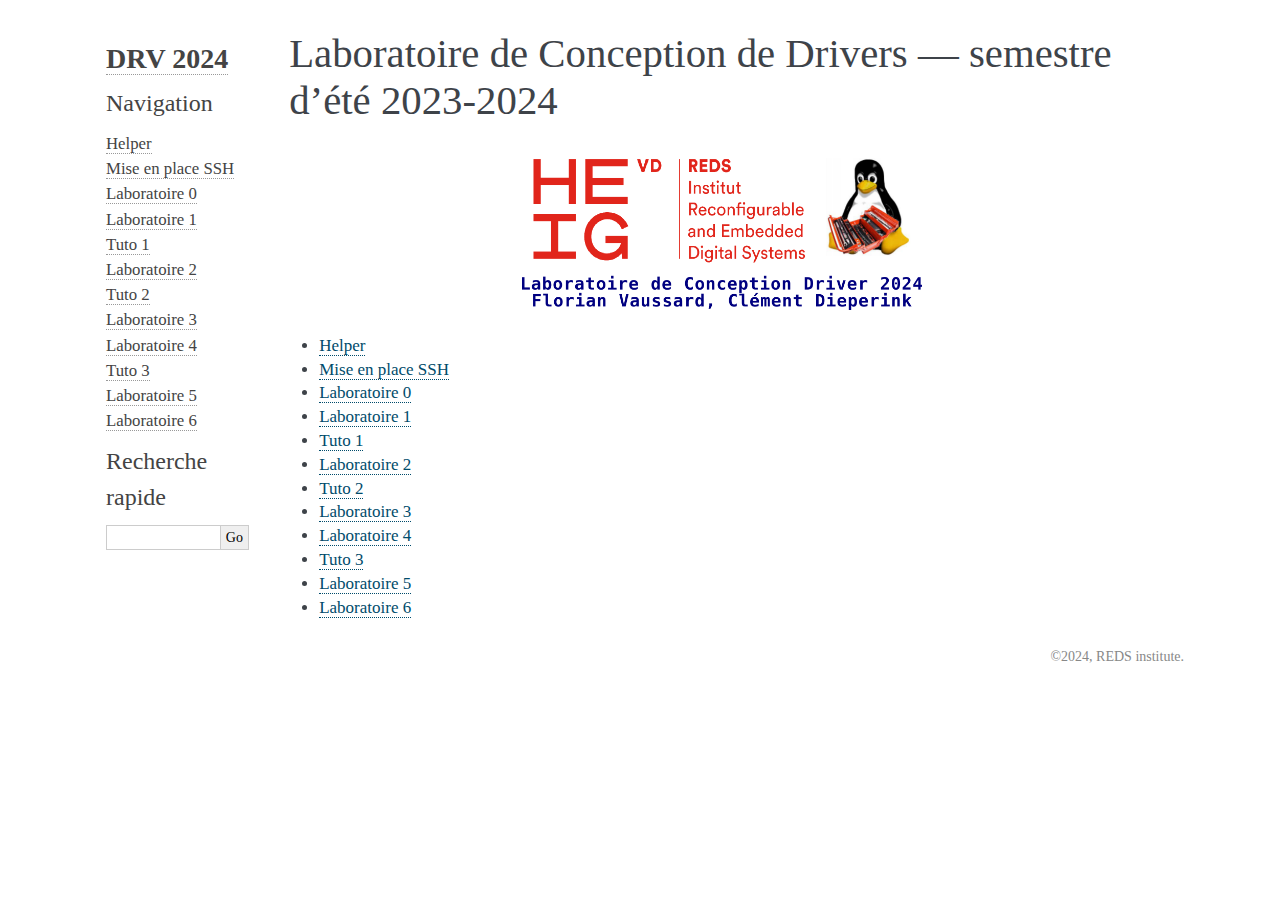
<file: docs/index.html>
<!DOCTYPE html>

<html lang="fr">
  <head>
    <meta charset="utf-8" />
    <meta name="viewport" content="width=device-width, initial-scale=1.0" /><meta name="generator" content="Docutils 0.17.1: http://docutils.sourceforge.net/" />

    <title>Laboratoire de Conception de Drivers — semestre d’été 2023-2024 &#8212; Documentation DRV 2024 </title>
    <link rel="stylesheet" type="text/css" href="_static/pygments.css" />
    <link rel="stylesheet" type="text/css" href="_static/alabaster.css" />
    <link rel="stylesheet" type="text/css" href="_static/color.css" />
    <script data-url_root="./" id="documentation_options" src="_static/documentation_options.js"></script>
    <script src="_static/jquery.js"></script>
    <script src="_static/underscore.js"></script>
    <script src="_static/doctools.js"></script>
    <script src="_static/translations.js"></script>
    <link rel="index" title="Index" href="genindex.html" />
    <link rel="search" title="Recherche" href="search.html" />
    <link rel="next" title="Helper" href="helper/helper.html" />
   
  <link rel="stylesheet" href="_static/custom.css" type="text/css" />
  
  
  <meta name="viewport" content="width=device-width, initial-scale=0.9, maximum-scale=0.9" />

  </head><body>
  

    <div class="document">
      <div class="documentwrapper">
        <div class="bodywrapper">
          

          <div class="body" role="main">
            
  <section id="laboratoire-de-conception-de-drivers-semestre-d-ete-2023-2024">
<h1>Laboratoire de Conception de Drivers — semestre d’été 2023-2024<a class="headerlink" href="#laboratoire-de-conception-de-drivers-semestre-d-ete-2023-2024" title="Lien permanent vers ce titre">¶</a></h1>
<figure class="align-center">
<a class="reference internal image-reference" href="_images/logo_drv.png"><img alt="_images/logo_drv.png" src="_images/logo_drv.png" style="width: 400px;" /></a>
</figure>
<div class="toctree-wrapper compound">
<ul>
<li class="toctree-l1"><a class="reference internal" href="helper/helper.html">Helper</a></li>
<li class="toctree-l1"><a class="reference internal" href="helper/ssh.html">Mise en place SSH</a></li>
<li class="toctree-l1"><a class="reference internal" href="lab_00/lab_00.html">Laboratoire 0</a></li>
<li class="toctree-l1"><a class="reference internal" href="lab_01/lab_01.html">Laboratoire 1</a></li>
<li class="toctree-l1"><a class="reference internal" href="tuto_01/tuto_01.html">Tuto 1</a></li>
<li class="toctree-l1"><a class="reference internal" href="lab_02/lab_02.html">Laboratoire 2</a></li>
<li class="toctree-l1"><a class="reference internal" href="tuto_02/tuto_02.html">Tuto 2</a></li>
<li class="toctree-l1"><a class="reference internal" href="lab_03/lab_03.html">Laboratoire 3</a></li>
<li class="toctree-l1"><a class="reference internal" href="lab_04/lab_04.html">Laboratoire 4</a></li>
<li class="toctree-l1"><a class="reference internal" href="tuto_03/tuto_03.html">Tuto 3</a></li>
<li class="toctree-l1"><a class="reference internal" href="lab_05/lab_05.html">Laboratoire 5</a></li>
<li class="toctree-l1"><a class="reference internal" href="lab_06/lab_06.html">Laboratoire 6</a></li>
</ul>
</div>
</section>


          </div>
          
        </div>
      </div>
      <div class="sphinxsidebar" role="navigation" aria-label="main navigation">
        <div class="sphinxsidebarwrapper">
<h1 class="logo"><a href="#">DRV 2024</a></h1>








<h3>Navigation</h3>
<ul>
<li class="toctree-l1"><a class="reference internal" href="helper/helper.html">Helper</a></li>
<li class="toctree-l1"><a class="reference internal" href="helper/ssh.html">Mise en place SSH</a></li>
<li class="toctree-l1"><a class="reference internal" href="lab_00/lab_00.html">Laboratoire 0</a></li>
<li class="toctree-l1"><a class="reference internal" href="lab_01/lab_01.html">Laboratoire 1</a></li>
<li class="toctree-l1"><a class="reference internal" href="tuto_01/tuto_01.html">Tuto 1</a></li>
<li class="toctree-l1"><a class="reference internal" href="lab_02/lab_02.html">Laboratoire 2</a></li>
<li class="toctree-l1"><a class="reference internal" href="tuto_02/tuto_02.html">Tuto 2</a></li>
<li class="toctree-l1"><a class="reference internal" href="lab_03/lab_03.html">Laboratoire 3</a></li>
<li class="toctree-l1"><a class="reference internal" href="lab_04/lab_04.html">Laboratoire 4</a></li>
<li class="toctree-l1"><a class="reference internal" href="tuto_03/tuto_03.html">Tuto 3</a></li>
<li class="toctree-l1"><a class="reference internal" href="lab_05/lab_05.html">Laboratoire 5</a></li>
<li class="toctree-l1"><a class="reference internal" href="lab_06/lab_06.html">Laboratoire 6</a></li>
</ul>

<div class="relations">
<h3>Related Topics</h3>
<ul>
  <li><a href="#">Documentation overview</a><ul>
      <li>Next: <a href="helper/helper.html" title="Chapitre suivant">Helper</a></li>
  </ul></li>
</ul>
</div>
<div id="searchbox" style="display: none" role="search">
  <h3 id="searchlabel">Recherche rapide</h3>
    <div class="searchformwrapper">
    <form class="search" action="search.html" method="get">
      <input type="text" name="q" aria-labelledby="searchlabel" autocomplete="off" autocorrect="off" autocapitalize="off" spellcheck="false"/>
      <input type="submit" value="Go" />
    </form>
    </div>
</div>
<script>$('#searchbox').show(0);</script>








        </div>
      </div>
      <div class="clearer"></div>
    </div>
    <div class="footer">
      &copy;2024, REDS institute.
      
    </div>

    

    
  </body>
</html>
</file>
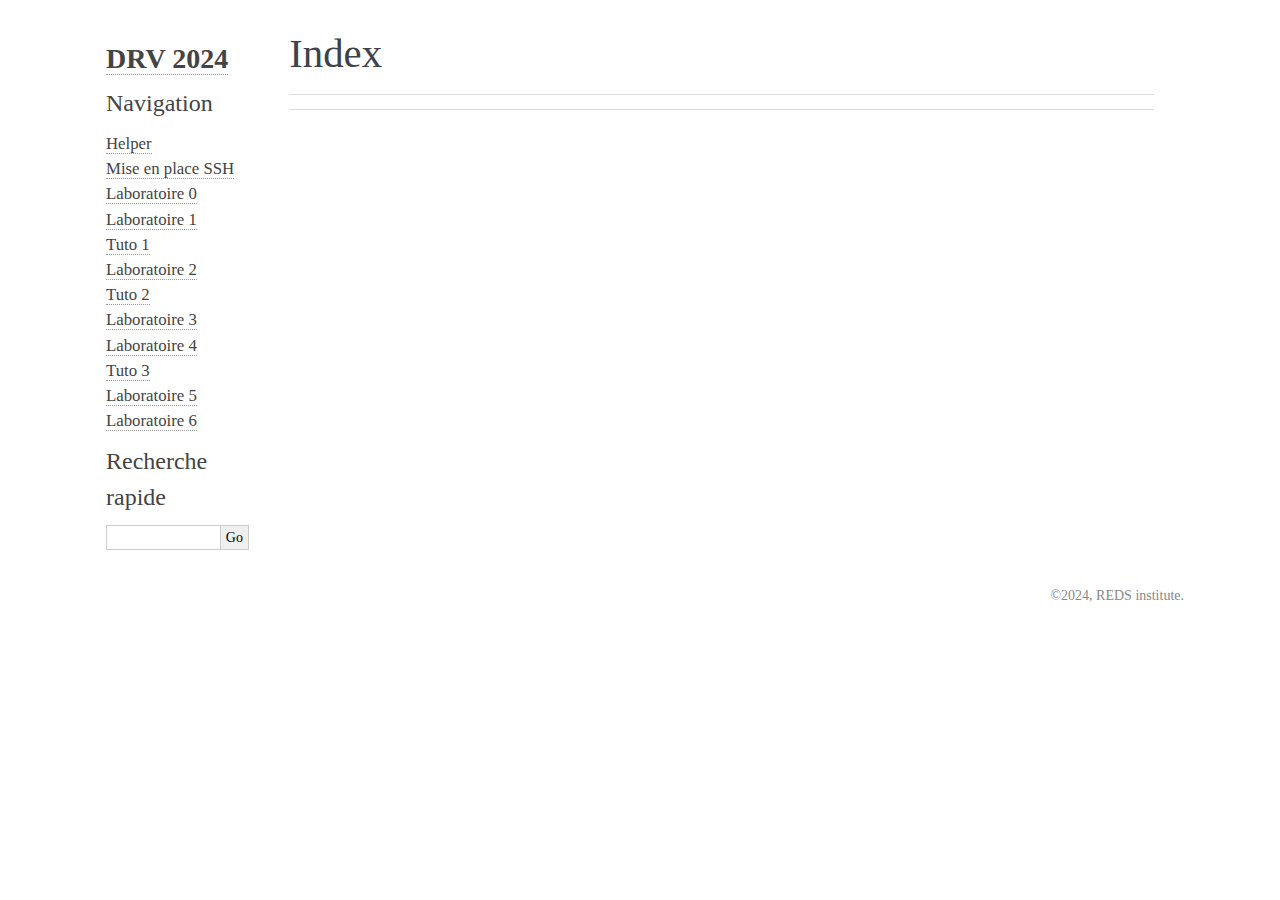
<file: docs/genindex.html>
<!DOCTYPE html>

<html lang="fr">
  <head>
    <meta charset="utf-8" />
    <meta name="viewport" content="width=device-width, initial-scale=1.0" />
    <title>Index &#8212; Documentation DRV 2024 </title>
    <link rel="stylesheet" type="text/css" href="_static/pygments.css" />
    <link rel="stylesheet" type="text/css" href="_static/alabaster.css" />
    <link rel="stylesheet" type="text/css" href="_static/color.css" />
    <script data-url_root="./" id="documentation_options" src="_static/documentation_options.js"></script>
    <script src="_static/jquery.js"></script>
    <script src="_static/underscore.js"></script>
    <script src="_static/doctools.js"></script>
    <script src="_static/translations.js"></script>
    <link rel="index" title="Index" href="#" />
    <link rel="search" title="Recherche" href="search.html" />
   
  <link rel="stylesheet" href="_static/custom.css" type="text/css" />
  
  
  <meta name="viewport" content="width=device-width, initial-scale=0.9, maximum-scale=0.9" />

  </head><body>
  

    <div class="document">
      <div class="documentwrapper">
        <div class="bodywrapper">
          

          <div class="body" role="main">
            

<h1 id="index">Index</h1>

<div class="genindex-jumpbox">
 
</div>


          </div>
          
        </div>
      </div>
      <div class="sphinxsidebar" role="navigation" aria-label="main navigation">
        <div class="sphinxsidebarwrapper">
<h1 class="logo"><a href="index.html">DRV 2024</a></h1>








<h3>Navigation</h3>
<ul>
<li class="toctree-l1"><a class="reference internal" href="helper/helper.html">Helper</a></li>
<li class="toctree-l1"><a class="reference internal" href="helper/ssh.html">Mise en place SSH</a></li>
<li class="toctree-l1"><a class="reference internal" href="lab_00/lab_00.html">Laboratoire 0</a></li>
<li class="toctree-l1"><a class="reference internal" href="lab_01/lab_01.html">Laboratoire 1</a></li>
<li class="toctree-l1"><a class="reference internal" href="tuto_01/tuto_01.html">Tuto 1</a></li>
<li class="toctree-l1"><a class="reference internal" href="lab_02/lab_02.html">Laboratoire 2</a></li>
<li class="toctree-l1"><a class="reference internal" href="tuto_02/tuto_02.html">Tuto 2</a></li>
<li class="toctree-l1"><a class="reference internal" href="lab_03/lab_03.html">Laboratoire 3</a></li>
<li class="toctree-l1"><a class="reference internal" href="lab_04/lab_04.html">Laboratoire 4</a></li>
<li class="toctree-l1"><a class="reference internal" href="tuto_03/tuto_03.html">Tuto 3</a></li>
<li class="toctree-l1"><a class="reference internal" href="lab_05/lab_05.html">Laboratoire 5</a></li>
<li class="toctree-l1"><a class="reference internal" href="lab_06/lab_06.html">Laboratoire 6</a></li>
</ul>

<div class="relations">
<h3>Related Topics</h3>
<ul>
  <li><a href="index.html">Documentation overview</a><ul>
  </ul></li>
</ul>
</div>
<div id="searchbox" style="display: none" role="search">
  <h3 id="searchlabel">Recherche rapide</h3>
    <div class="searchformwrapper">
    <form class="search" action="search.html" method="get">
      <input type="text" name="q" aria-labelledby="searchlabel" autocomplete="off" autocorrect="off" autocapitalize="off" spellcheck="false"/>
      <input type="submit" value="Go" />
    </form>
    </div>
</div>
<script>$('#searchbox').show(0);</script>








        </div>
      </div>
      <div class="clearer"></div>
    </div>
    <div class="footer">
      &copy;2024, REDS institute.
      
    </div>

    

    
  </body>
</html>
</file>
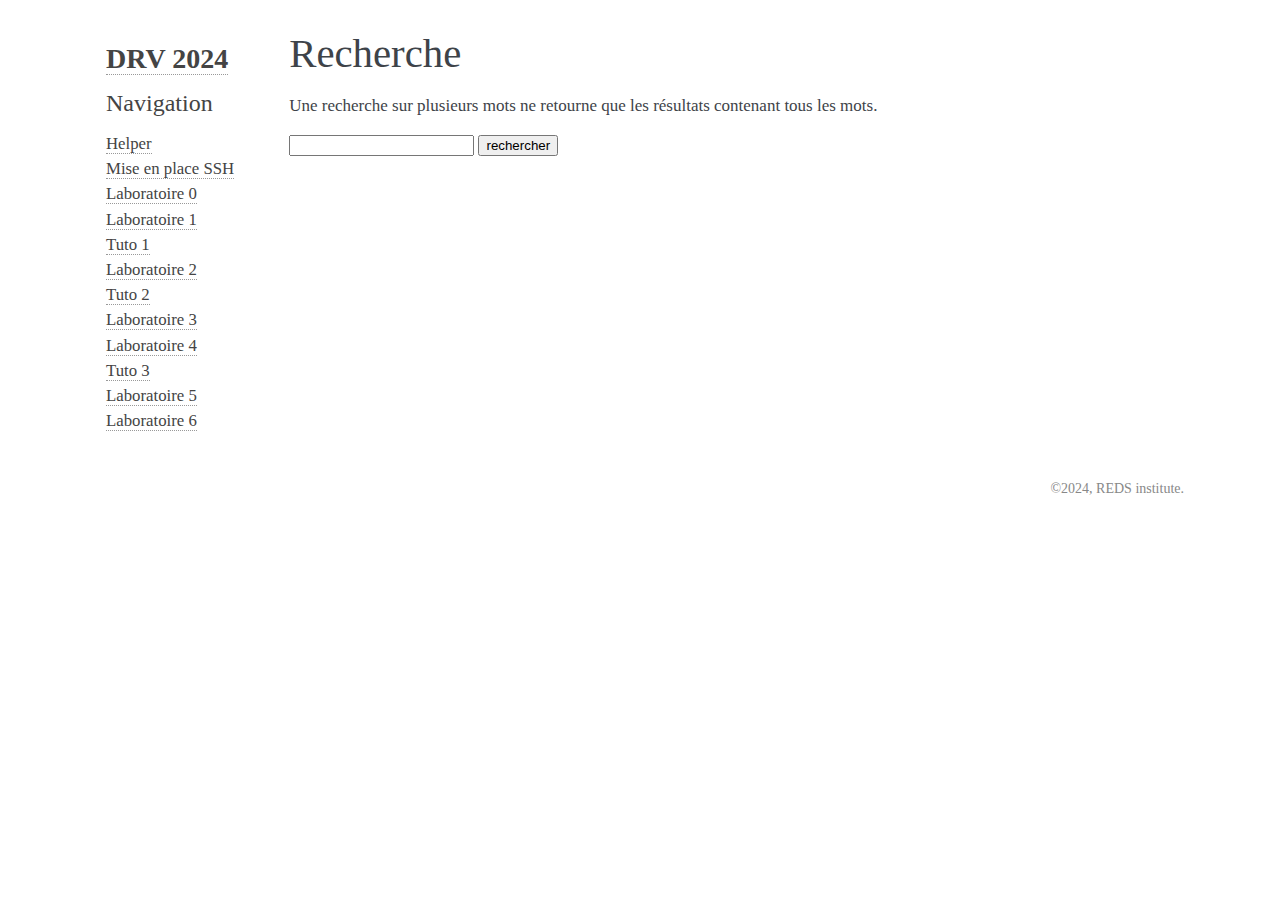
<file: docs/search.html>
<!DOCTYPE html>

<html lang="fr">
  <head>
    <meta charset="utf-8" />
    <meta name="viewport" content="width=device-width, initial-scale=1.0" />
    <title>Recherche &#8212; Documentation DRV 2024 </title>
    <link rel="stylesheet" type="text/css" href="_static/pygments.css" />
    <link rel="stylesheet" type="text/css" href="_static/alabaster.css" />
    <link rel="stylesheet" type="text/css" href="_static/color.css" />
    
    <script data-url_root="./" id="documentation_options" src="_static/documentation_options.js"></script>
    <script src="_static/jquery.js"></script>
    <script src="_static/underscore.js"></script>
    <script src="_static/doctools.js"></script>
    <script src="_static/translations.js"></script>
    <script src="_static/searchtools.js"></script>
    <script src="_static/language_data.js"></script>
    <link rel="index" title="Index" href="genindex.html" />
    <link rel="search" title="Recherche" href="#" />
  <script src="searchindex.js" defer></script>
  
   
  <link rel="stylesheet" href="_static/custom.css" type="text/css" />
  
  
  <meta name="viewport" content="width=device-width, initial-scale=0.9, maximum-scale=0.9" />


  </head><body>
  

    <div class="document">
      <div class="documentwrapper">
        <div class="bodywrapper">
          

          <div class="body" role="main">
            
  <h1 id="search-documentation">Recherche</h1>
  
  <noscript>
  <div class="admonition warning">
  <p>
    Veuillez activer le JavaScript pour que la recherche fonctionne.
  </p>
  </div>
  </noscript>
  
  
  <p>
    Une recherche sur plusieurs mots ne retourne que les résultats contenant tous les mots.
  </p>
  
  
  <form action="" method="get">
    <input type="text" name="q" aria-labelledby="search-documentation" value="" autocomplete="off" autocorrect="off" autocapitalize="off" spellcheck="false"/>
    <input type="submit" value="rechercher" />
    <span id="search-progress" style="padding-left: 10px"></span>
  </form>
  
  
  
  <div id="search-results">
  
  </div>
  

          </div>
          
        </div>
      </div>
      <div class="sphinxsidebar" role="navigation" aria-label="main navigation">
        <div class="sphinxsidebarwrapper">
<h1 class="logo"><a href="index.html">DRV 2024</a></h1>








<h3>Navigation</h3>
<ul>
<li class="toctree-l1"><a class="reference internal" href="helper/helper.html">Helper</a></li>
<li class="toctree-l1"><a class="reference internal" href="helper/ssh.html">Mise en place SSH</a></li>
<li class="toctree-l1"><a class="reference internal" href="lab_00/lab_00.html">Laboratoire 0</a></li>
<li class="toctree-l1"><a class="reference internal" href="lab_01/lab_01.html">Laboratoire 1</a></li>
<li class="toctree-l1"><a class="reference internal" href="tuto_01/tuto_01.html">Tuto 1</a></li>
<li class="toctree-l1"><a class="reference internal" href="lab_02/lab_02.html">Laboratoire 2</a></li>
<li class="toctree-l1"><a class="reference internal" href="tuto_02/tuto_02.html">Tuto 2</a></li>
<li class="toctree-l1"><a class="reference internal" href="lab_03/lab_03.html">Laboratoire 3</a></li>
<li class="toctree-l1"><a class="reference internal" href="lab_04/lab_04.html">Laboratoire 4</a></li>
<li class="toctree-l1"><a class="reference internal" href="tuto_03/tuto_03.html">Tuto 3</a></li>
<li class="toctree-l1"><a class="reference internal" href="lab_05/lab_05.html">Laboratoire 5</a></li>
<li class="toctree-l1"><a class="reference internal" href="lab_06/lab_06.html">Laboratoire 6</a></li>
</ul>

<div class="relations">
<h3>Related Topics</h3>
<ul>
  <li><a href="index.html">Documentation overview</a><ul>
  </ul></li>
</ul>
</div>








        </div>
      </div>
      <div class="clearer"></div>
    </div>
    <div class="footer">
      &copy;2024, REDS institute.
      
    </div>

    

    
  </body>
</html>
</file>
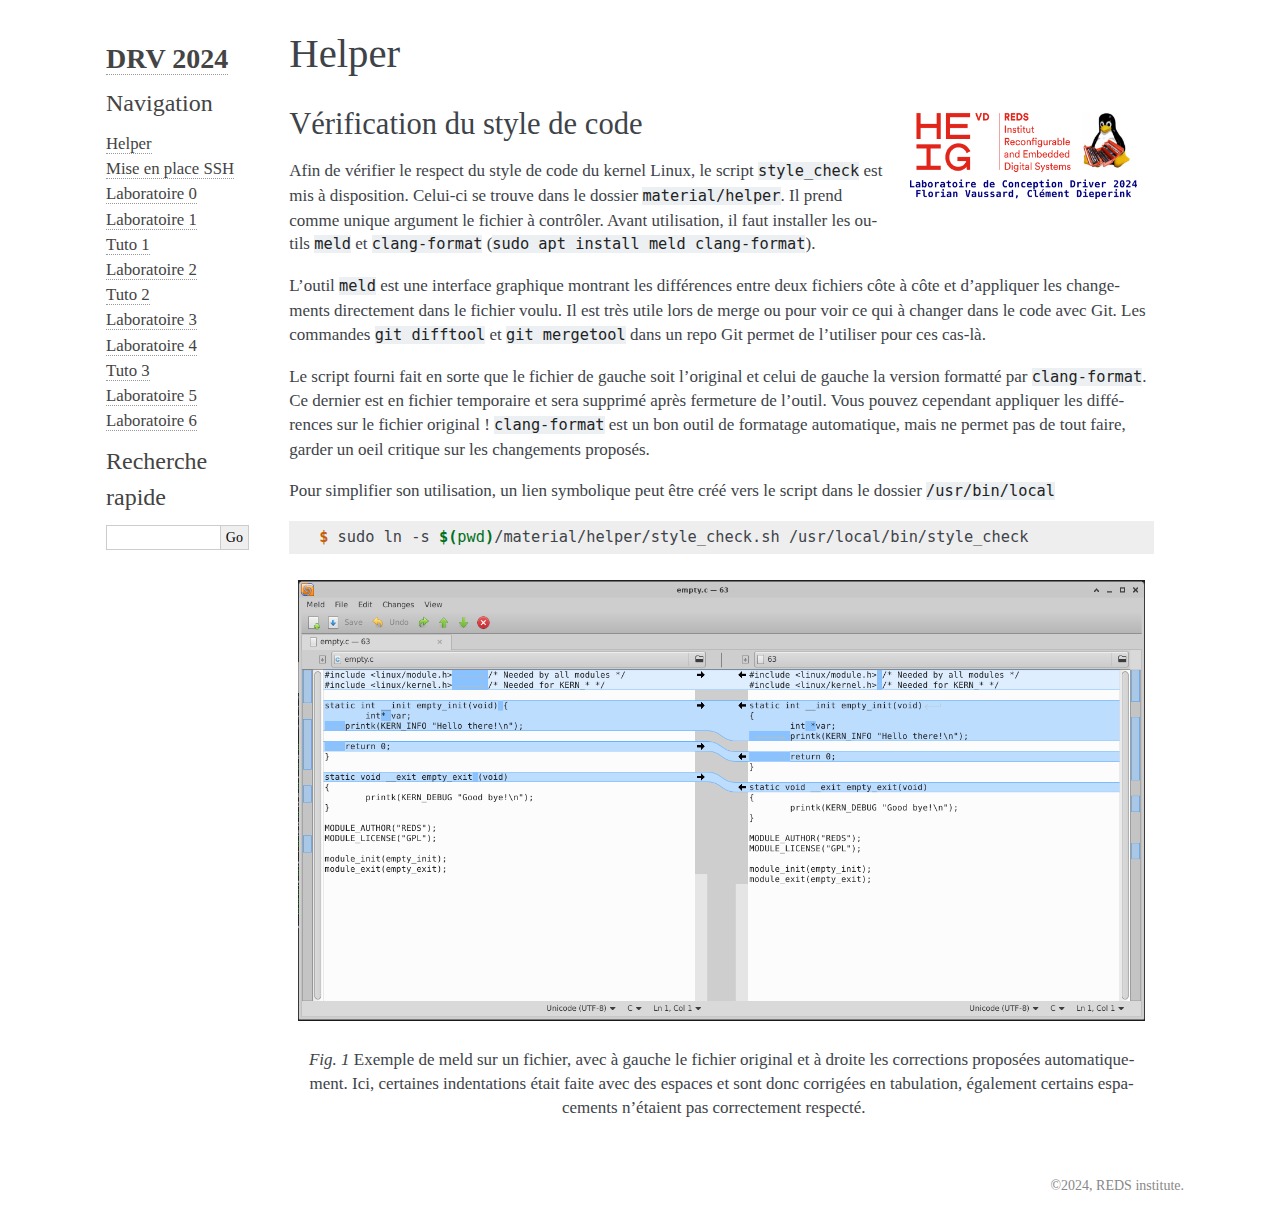
<file: docs/helper/helper.html>
<!DOCTYPE html>

<html lang="fr">
  <head>
    <meta charset="utf-8" />
    <meta name="viewport" content="width=device-width, initial-scale=1.0" /><meta name="generator" content="Docutils 0.17.1: http://docutils.sourceforge.net/" />

    <title>Helper &#8212; Documentation DRV 2024 </title>
    <link rel="stylesheet" type="text/css" href="../_static/pygments.css" />
    <link rel="stylesheet" type="text/css" href="../_static/alabaster.css" />
    <link rel="stylesheet" type="text/css" href="../_static/color.css" />
    <script data-url_root="../" id="documentation_options" src="../_static/documentation_options.js"></script>
    <script src="../_static/jquery.js"></script>
    <script src="../_static/underscore.js"></script>
    <script src="../_static/doctools.js"></script>
    <script src="../_static/translations.js"></script>
    <link rel="index" title="Index" href="../genindex.html" />
    <link rel="search" title="Recherche" href="../search.html" />
    <link rel="next" title="Mise en place de SSH sur la carte" href="ssh.html" />
    <link rel="prev" title="Laboratoire de Conception de Drivers — semestre d’été 2023-2024" href="../index.html" />
   
  <link rel="stylesheet" href="../_static/custom.css" type="text/css" />
  
  
  <meta name="viewport" content="width=device-width, initial-scale=0.9, maximum-scale=0.9" />

  </head><body>
  

    <div class="document">
      <div class="documentwrapper">
        <div class="bodywrapper">
          

          <div class="body" role="main">
            
  <section id="helper">
<span id="id1"></span><h1>Helper<a class="headerlink" href="#helper" title="Lien permanent vers ce titre">¶</a></h1>
<figure class="align-right">
<a class="reference internal image-reference" href="../_images/logo_drv.png"><img alt="../_images/logo_drv.png" src="../_images/logo_drv.png" style="width: 6cm;" /></a>
</figure>
<section id="verification-du-style-de-code">
<h2>Vérification du style de code<a class="headerlink" href="#verification-du-style-de-code" title="Lien permanent vers ce titre">¶</a></h2>
<p>Afin de vérifier le respect du style de code du kernel Linux, le script <code class="code bash docutils literal notranslate"><span class="pre">style_check</span></code> est mis à disposition.
Celui-ci se trouve dans le dossier <code class="code bash docutils literal notranslate"><span class="pre">material/helper</span></code>. Il prend comme unique argument le fichier à contrôler.
Avant utilisation, il faut installer les outils <code class="code bash docutils literal notranslate"><span class="pre">meld</span></code> et <code class="code bash docutils literal notranslate"><span class="pre">clang-format</span></code> (<code class="code bash docutils literal notranslate"><span class="pre">sudo</span> <span class="pre">apt</span> <span class="pre">install</span> <span class="pre">meld</span> <span class="pre">clang-format</span></code>).</p>
<p>L’outil <code class="code bash docutils literal notranslate"><span class="pre">meld</span></code> est une interface graphique montrant les différences entre deux fichiers côte à côte et d’appliquer les changements directement dans le fichier voulu.
Il est très utile lors de merge ou pour voir ce qui à changer dans le code avec Git.
Les commandes <code class="code bash docutils literal notranslate"><span class="pre">git</span> <span class="pre">difftool</span></code> et <code class="code bash docutils literal notranslate"><span class="pre">git</span> <span class="pre">mergetool</span></code> dans un repo Git permet de l’utiliser pour ces cas-là.</p>
<p>Le script fourni fait en sorte que le fichier de gauche soit l’original et celui de gauche la version formatté par <code class="code bash docutils literal notranslate"><span class="pre">clang-format</span></code>.
Ce dernier est en fichier temporaire et sera supprimé après fermeture de l’outil. Vous pouvez cependant appliquer les différences sur le fichier original !
<code class="code bash docutils literal notranslate"><span class="pre">clang-format</span></code> est un bon outil de formatage automatique, mais ne permet pas de tout faire, garder un oeil critique sur les changements proposés.</p>
<p>Pour simplifier son utilisation, un lien symbolique peut être créé vers le script dans le dossier <code class="code bash docutils literal notranslate"><span class="pre">/usr/bin/local</span></code></p>
<div class="highlight-console notranslate"><div class="highlight"><pre><span></span><span class="gp">$ </span>sudo ln -s <span class="k">$(</span><span class="nb">pwd</span><span class="k">)</span>/material/helper/style_check.sh /usr/local/bin/style_check
</pre></div>
</div>
<figure class="align-center" id="id2">
<img alt="../_images/meld.png" src="../_images/meld.png" />
<figcaption>
<p><span class="caption-number">Fig. 1 </span><span class="caption-text">Exemple de meld sur un fichier, avec à gauche le fichier original et à droite les corrections proposées automatiquement.
Ici, certaines indentations était faite avec des espaces et sont donc corrigées en tabulation, également certains espacements
n’étaient pas correctement respecté.</span><a class="headerlink" href="#id2" title="Lien permanent vers cette image">¶</a></p>
</figcaption>
</figure>
</section>
</section>


          </div>
          
        </div>
      </div>
      <div class="sphinxsidebar" role="navigation" aria-label="main navigation">
        <div class="sphinxsidebarwrapper">
<h1 class="logo"><a href="../index.html">DRV 2024</a></h1>








<h3>Navigation</h3>
<ul class="current">
<li class="toctree-l1 current"><a class="current reference internal" href="#">Helper</a></li>
<li class="toctree-l1"><a class="reference internal" href="ssh.html">Mise en place SSH</a></li>
<li class="toctree-l1"><a class="reference internal" href="../lab_00/lab_00.html">Laboratoire 0</a></li>
<li class="toctree-l1"><a class="reference internal" href="../lab_01/lab_01.html">Laboratoire 1</a></li>
<li class="toctree-l1"><a class="reference internal" href="../tuto_01/tuto_01.html">Tuto 1</a></li>
<li class="toctree-l1"><a class="reference internal" href="../lab_02/lab_02.html">Laboratoire 2</a></li>
<li class="toctree-l1"><a class="reference internal" href="../tuto_02/tuto_02.html">Tuto 2</a></li>
<li class="toctree-l1"><a class="reference internal" href="../lab_03/lab_03.html">Laboratoire 3</a></li>
<li class="toctree-l1"><a class="reference internal" href="../lab_04/lab_04.html">Laboratoire 4</a></li>
<li class="toctree-l1"><a class="reference internal" href="../tuto_03/tuto_03.html">Tuto 3</a></li>
<li class="toctree-l1"><a class="reference internal" href="../lab_05/lab_05.html">Laboratoire 5</a></li>
<li class="toctree-l1"><a class="reference internal" href="../lab_06/lab_06.html">Laboratoire 6</a></li>
</ul>

<div class="relations">
<h3>Related Topics</h3>
<ul>
  <li><a href="../index.html">Documentation overview</a><ul>
      <li>Previous: <a href="../index.html" title="Chapitre précédent">Laboratoire de Conception de Drivers — semestre d’été 2023-2024</a></li>
      <li>Next: <a href="ssh.html" title="Chapitre suivant">Mise en place de SSH sur la carte</a></li>
  </ul></li>
</ul>
</div>
<div id="searchbox" style="display: none" role="search">
  <h3 id="searchlabel">Recherche rapide</h3>
    <div class="searchformwrapper">
    <form class="search" action="../search.html" method="get">
      <input type="text" name="q" aria-labelledby="searchlabel" autocomplete="off" autocorrect="off" autocapitalize="off" spellcheck="false"/>
      <input type="submit" value="Go" />
    </form>
    </div>
</div>
<script>$('#searchbox').show(0);</script>








        </div>
      </div>
      <div class="clearer"></div>
    </div>
    <div class="footer">
      &copy;2024, REDS institute.
      
    </div>

    

    
  </body>
</html>
</file>
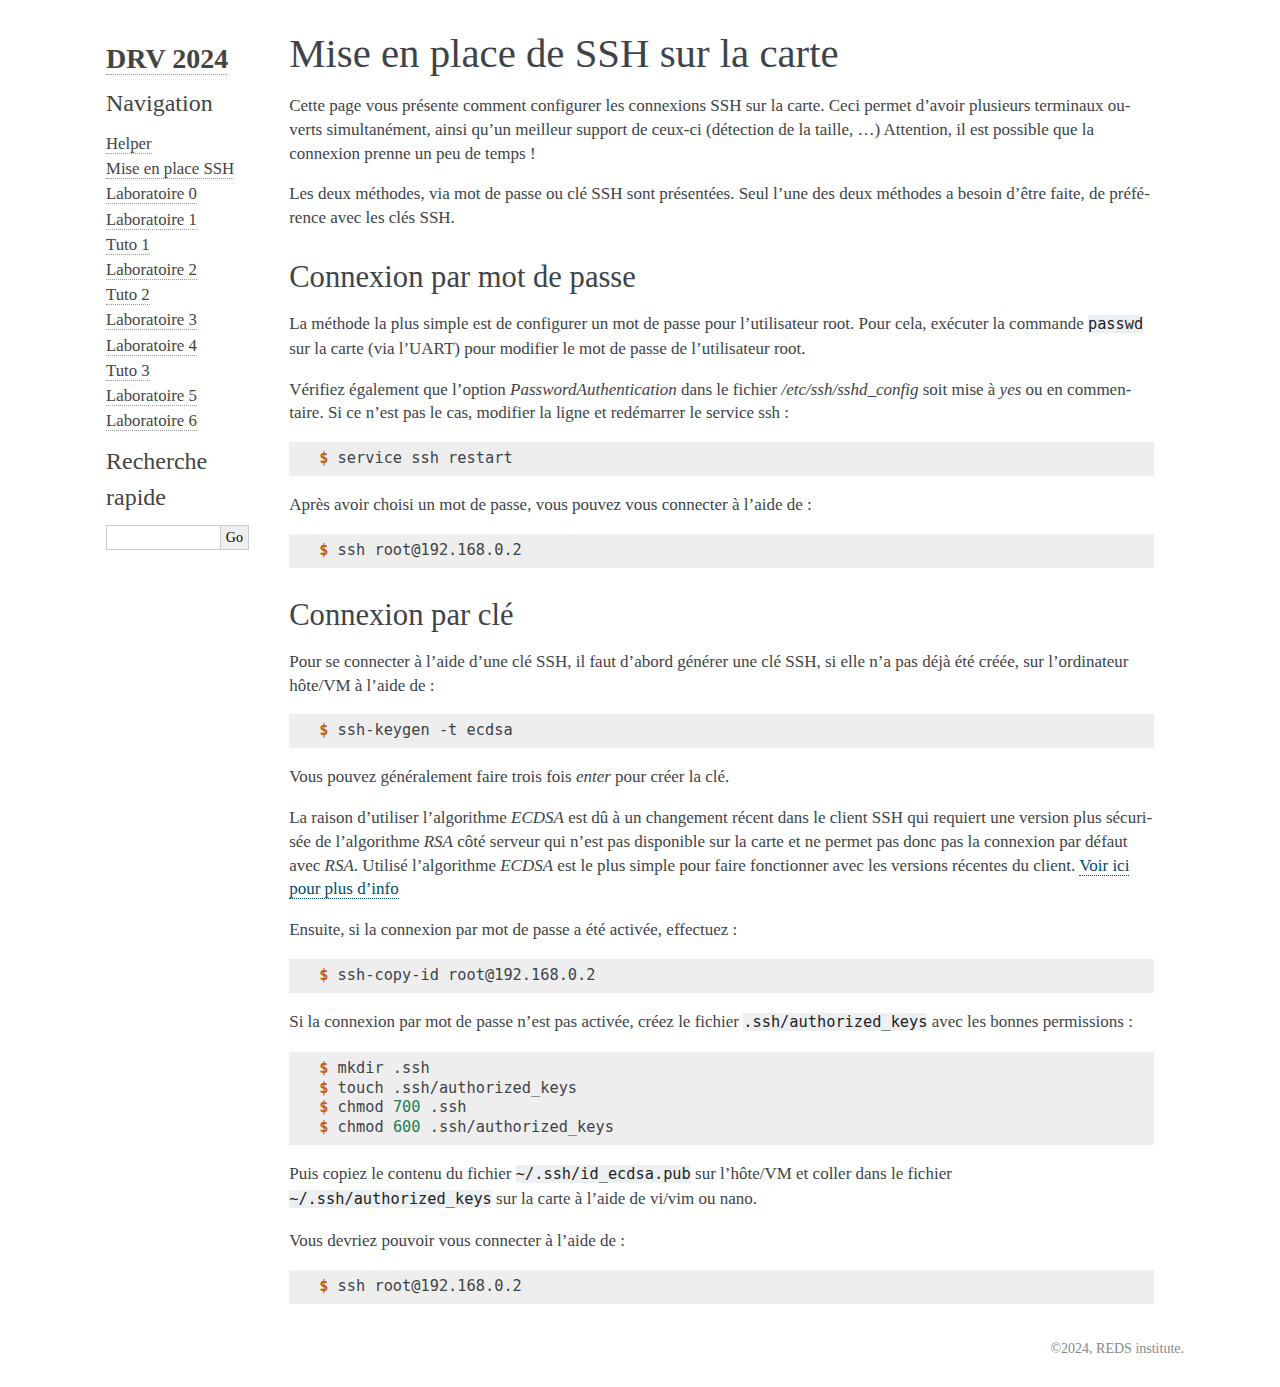
<file: docs/helper/ssh.html>
<!DOCTYPE html>

<html lang="fr">
  <head>
    <meta charset="utf-8" />
    <meta name="viewport" content="width=device-width, initial-scale=1.0" /><meta name="generator" content="Docutils 0.17.1: http://docutils.sourceforge.net/" />

    <title>Mise en place de SSH sur la carte &#8212; Documentation DRV 2024 </title>
    <link rel="stylesheet" type="text/css" href="../_static/pygments.css" />
    <link rel="stylesheet" type="text/css" href="../_static/alabaster.css" />
    <link rel="stylesheet" type="text/css" href="../_static/color.css" />
    <script data-url_root="../" id="documentation_options" src="../_static/documentation_options.js"></script>
    <script src="../_static/jquery.js"></script>
    <script src="../_static/underscore.js"></script>
    <script src="../_static/doctools.js"></script>
    <script src="../_static/translations.js"></script>
    <link rel="index" title="Index" href="../genindex.html" />
    <link rel="search" title="Recherche" href="../search.html" />
    <link rel="next" title="Laboratoire 0 — Consolidation du langage C" href="../lab_00/lab_00.html" />
    <link rel="prev" title="Helper" href="helper.html" />
   
  <link rel="stylesheet" href="../_static/custom.css" type="text/css" />
  
  
  <meta name="viewport" content="width=device-width, initial-scale=0.9, maximum-scale=0.9" />

  </head><body>
  

    <div class="document">
      <div class="documentwrapper">
        <div class="bodywrapper">
          

          <div class="body" role="main">
            
  <section id="mise-en-place-de-ssh-sur-la-carte">
<span id="ssh"></span><h1>Mise en place de SSH sur la carte<a class="headerlink" href="#mise-en-place-de-ssh-sur-la-carte" title="Lien permanent vers ce titre">¶</a></h1>
<p>Cette page vous présente comment configurer les connexions SSH sur la carte.
Ceci permet d’avoir plusieurs terminaux ouverts simultanément,
ainsi qu’un meilleur support de ceux-ci (détection de la taille, …)
Attention, il est possible que la connexion prenne un peu de temps !</p>
<p>Les deux méthodes, via mot de passe ou clé SSH sont présentées.
Seul l’une des deux méthodes a besoin d’être faite, de préférence avec les clés SSH.</p>
<section id="connexion-par-mot-de-passe">
<h2>Connexion par mot de passe<a class="headerlink" href="#connexion-par-mot-de-passe" title="Lien permanent vers ce titre">¶</a></h2>
<p>La méthode la plus simple est de configurer un mot de passe pour l’utilisateur root.
Pour cela, exécuter la commande <code class="code bash docutils literal notranslate"><span class="pre">passwd</span></code> sur la carte (via l’UART) pour modifier
le mot de passe de l’utilisateur root.</p>
<p>Vérifiez également que l’option <cite>PasswordAuthentication</cite> dans le fichier <cite>/etc/ssh/sshd_config</cite>
soit mise à <cite>yes</cite> ou en commentaire. Si ce n’est pas le cas, modifier la ligne et redémarrer le service ssh :</p>
<div class="highlight-console notranslate"><div class="highlight"><pre><span></span><span class="gp">$ </span>service ssh restart
</pre></div>
</div>
<p>Après avoir choisi un mot de passe, vous pouvez vous connecter à l’aide de :</p>
<div class="highlight-console notranslate"><div class="highlight"><pre><span></span><span class="gp">$ </span>ssh root@192.168.0.2
</pre></div>
</div>
</section>
<section id="connexion-par-cle">
<h2>Connexion par clé<a class="headerlink" href="#connexion-par-cle" title="Lien permanent vers ce titre">¶</a></h2>
<p>Pour se connecter à l’aide d’une clé SSH,
il faut d’abord générer une clé SSH, si elle n’a pas déjà été créée, sur l’ordinateur hôte/VM à l’aide de :</p>
<div class="highlight-console notranslate"><div class="highlight"><pre><span></span><span class="gp">$ </span>ssh-keygen -t ecdsa
</pre></div>
</div>
<p>Vous pouvez généralement faire trois fois <em>enter</em> pour créer la clé.</p>
<p>La raison d’utiliser l’algorithme <em>ECDSA</em> est dû à un changement récent dans le client SSH qui requiert une version
plus sécurisée de l’algorithme <em>RSA</em> côté serveur qui n’est pas disponible sur la carte et ne permet pas donc pas
la connexion par défaut avec <em>RSA</em>. Utilisé l’algorithme <em>ECDSA</em> est le plus simple pour faire fonctionner avec
les versions récentes du client.
<a class="reference external" href="https://security.stackexchange.com/questions/270349/understanding-ssh-rsa-not-in-pubkeyacceptedalgorithms">Voir ici pour plus d’info</a></p>
<p>Ensuite, si la connexion par mot de passe a été activée, effectuez :</p>
<div class="highlight-console notranslate"><div class="highlight"><pre><span></span><span class="gp">$ </span>ssh-copy-id root@192.168.0.2
</pre></div>
</div>
<p>Si la connexion par mot de passe n’est pas activée, créez le fichier <code class="file docutils literal notranslate"><span class="pre">.ssh/authorized_keys</span></code> avec les bonnes permissions :</p>
<div class="highlight-console notranslate"><div class="highlight"><pre><span></span><span class="gp">$ </span>mkdir .ssh
<span class="gp">$ </span>touch .ssh/authorized_keys
<span class="gp">$ </span>chmod <span class="m">700</span> .ssh
<span class="gp">$ </span>chmod <span class="m">600</span> .ssh/authorized_keys
</pre></div>
</div>
<p>Puis copiez le contenu du fichier <code class="file docutils literal notranslate"><span class="pre">~/.ssh/id_ecdsa.pub</span></code> sur l’hôte/VM
et coller dans le fichier <code class="file docutils literal notranslate"><span class="pre">~/.ssh/authorized_keys</span></code> sur la carte à l’aide de vi/vim ou nano.</p>
<p>Vous devriez pouvoir vous connecter à l’aide de :</p>
<div class="highlight-console notranslate"><div class="highlight"><pre><span></span><span class="gp">$ </span>ssh root@192.168.0.2
</pre></div>
</div>
</section>
</section>


          </div>
          
        </div>
      </div>
      <div class="sphinxsidebar" role="navigation" aria-label="main navigation">
        <div class="sphinxsidebarwrapper">
<h1 class="logo"><a href="../index.html">DRV 2024</a></h1>








<h3>Navigation</h3>
<ul class="current">
<li class="toctree-l1"><a class="reference internal" href="helper.html">Helper</a></li>
<li class="toctree-l1 current"><a class="current reference internal" href="#">Mise en place SSH</a></li>
<li class="toctree-l1"><a class="reference internal" href="../lab_00/lab_00.html">Laboratoire 0</a></li>
<li class="toctree-l1"><a class="reference internal" href="../lab_01/lab_01.html">Laboratoire 1</a></li>
<li class="toctree-l1"><a class="reference internal" href="../tuto_01/tuto_01.html">Tuto 1</a></li>
<li class="toctree-l1"><a class="reference internal" href="../lab_02/lab_02.html">Laboratoire 2</a></li>
<li class="toctree-l1"><a class="reference internal" href="../tuto_02/tuto_02.html">Tuto 2</a></li>
<li class="toctree-l1"><a class="reference internal" href="../lab_03/lab_03.html">Laboratoire 3</a></li>
<li class="toctree-l1"><a class="reference internal" href="../lab_04/lab_04.html">Laboratoire 4</a></li>
<li class="toctree-l1"><a class="reference internal" href="../tuto_03/tuto_03.html">Tuto 3</a></li>
<li class="toctree-l1"><a class="reference internal" href="../lab_05/lab_05.html">Laboratoire 5</a></li>
<li class="toctree-l1"><a class="reference internal" href="../lab_06/lab_06.html">Laboratoire 6</a></li>
</ul>

<div class="relations">
<h3>Related Topics</h3>
<ul>
  <li><a href="../index.html">Documentation overview</a><ul>
      <li>Previous: <a href="helper.html" title="Chapitre précédent">Helper</a></li>
      <li>Next: <a href="../lab_00/lab_00.html" title="Chapitre suivant">Laboratoire 0 — Consolidation du langage C</a></li>
  </ul></li>
</ul>
</div>
<div id="searchbox" style="display: none" role="search">
  <h3 id="searchlabel">Recherche rapide</h3>
    <div class="searchformwrapper">
    <form class="search" action="../search.html" method="get">
      <input type="text" name="q" aria-labelledby="searchlabel" autocomplete="off" autocorrect="off" autocapitalize="off" spellcheck="false"/>
      <input type="submit" value="Go" />
    </form>
    </div>
</div>
<script>$('#searchbox').show(0);</script>








        </div>
      </div>
      <div class="clearer"></div>
    </div>
    <div class="footer">
      &copy;2024, REDS institute.
      
    </div>

    

    
  </body>
</html>
</file>
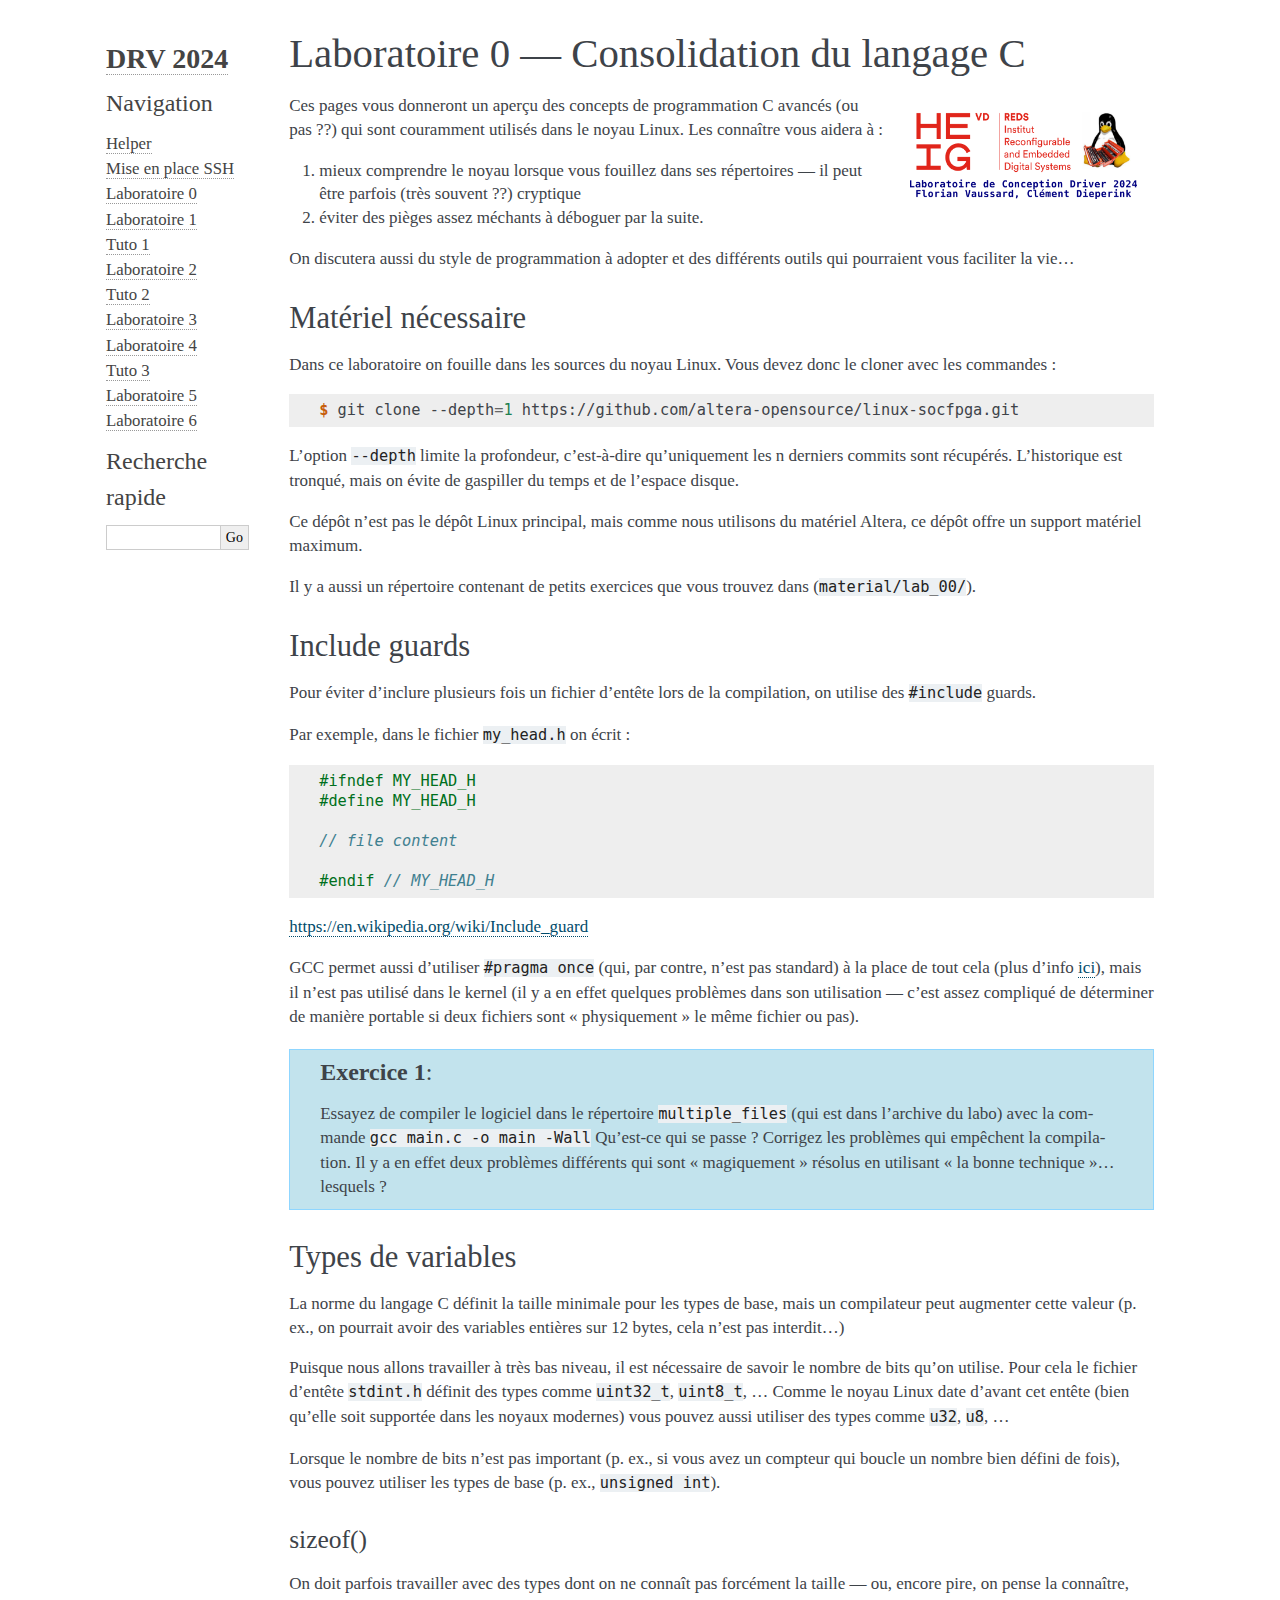
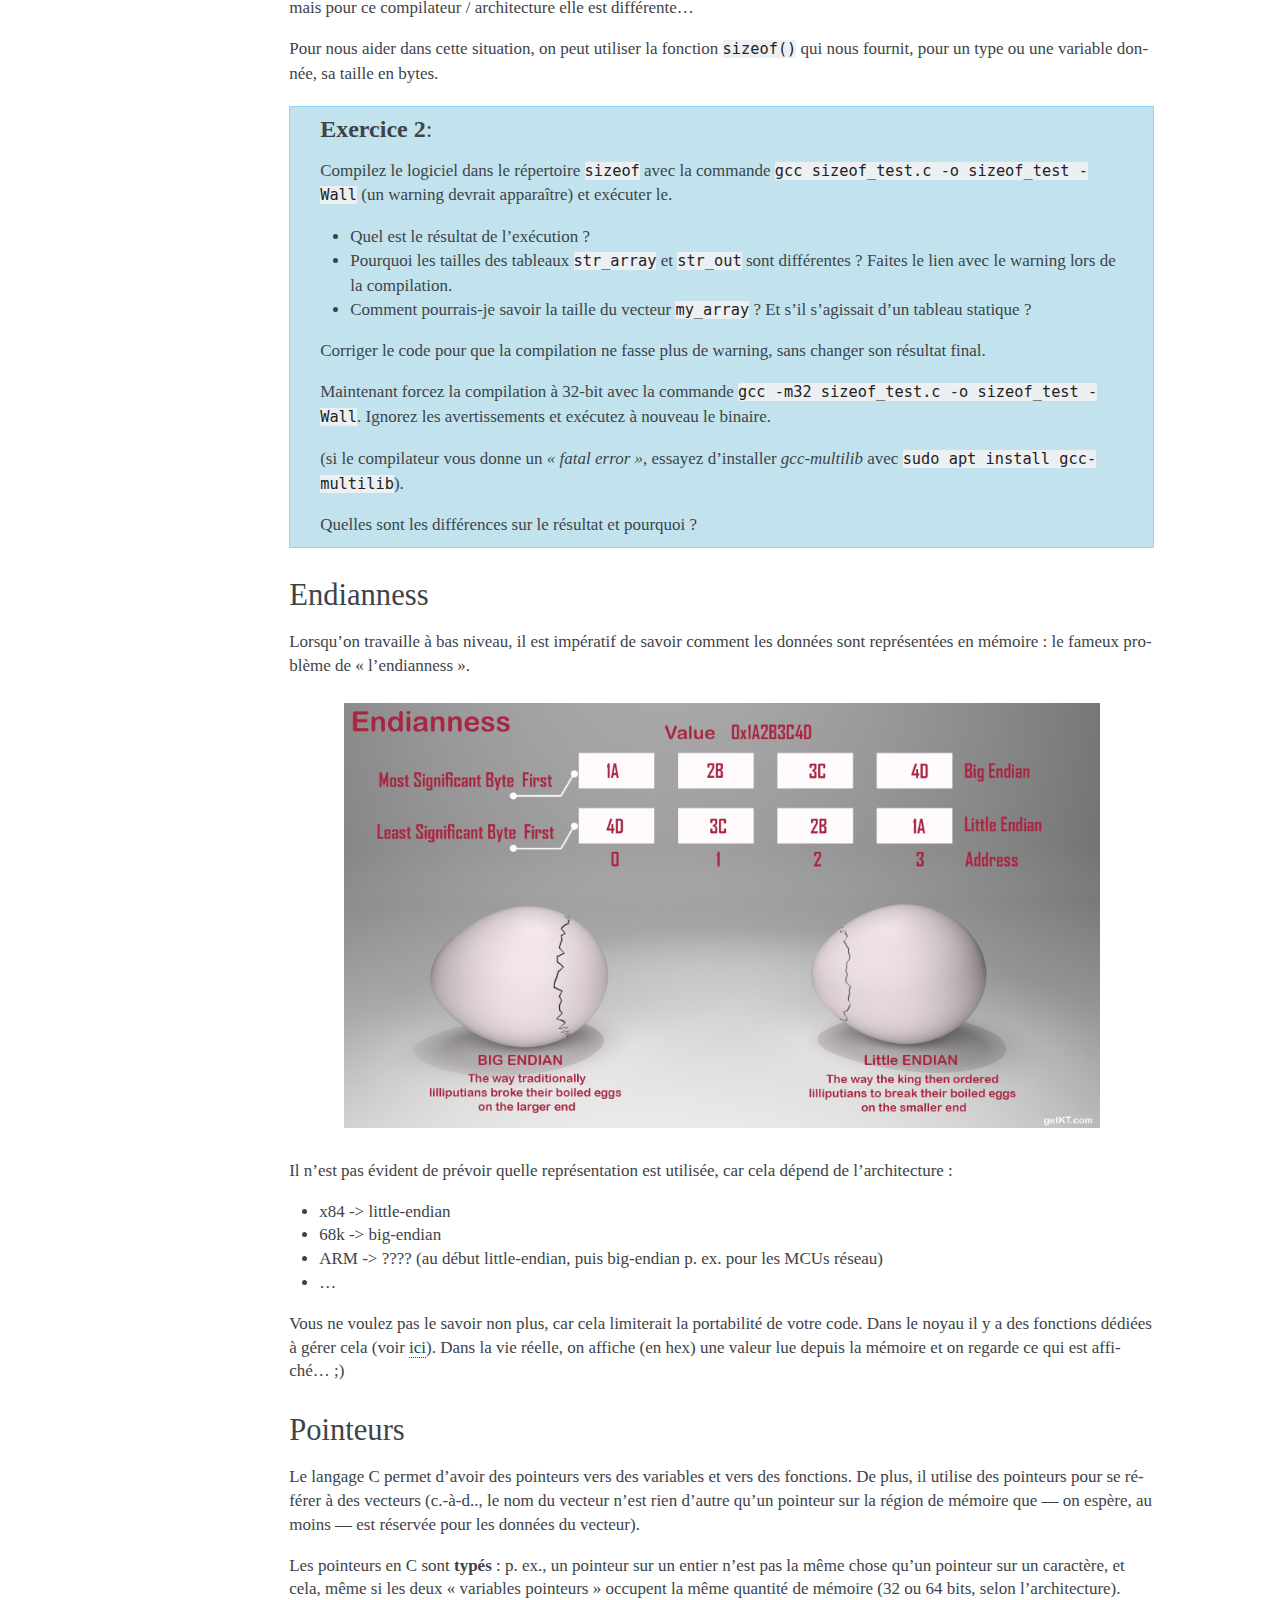
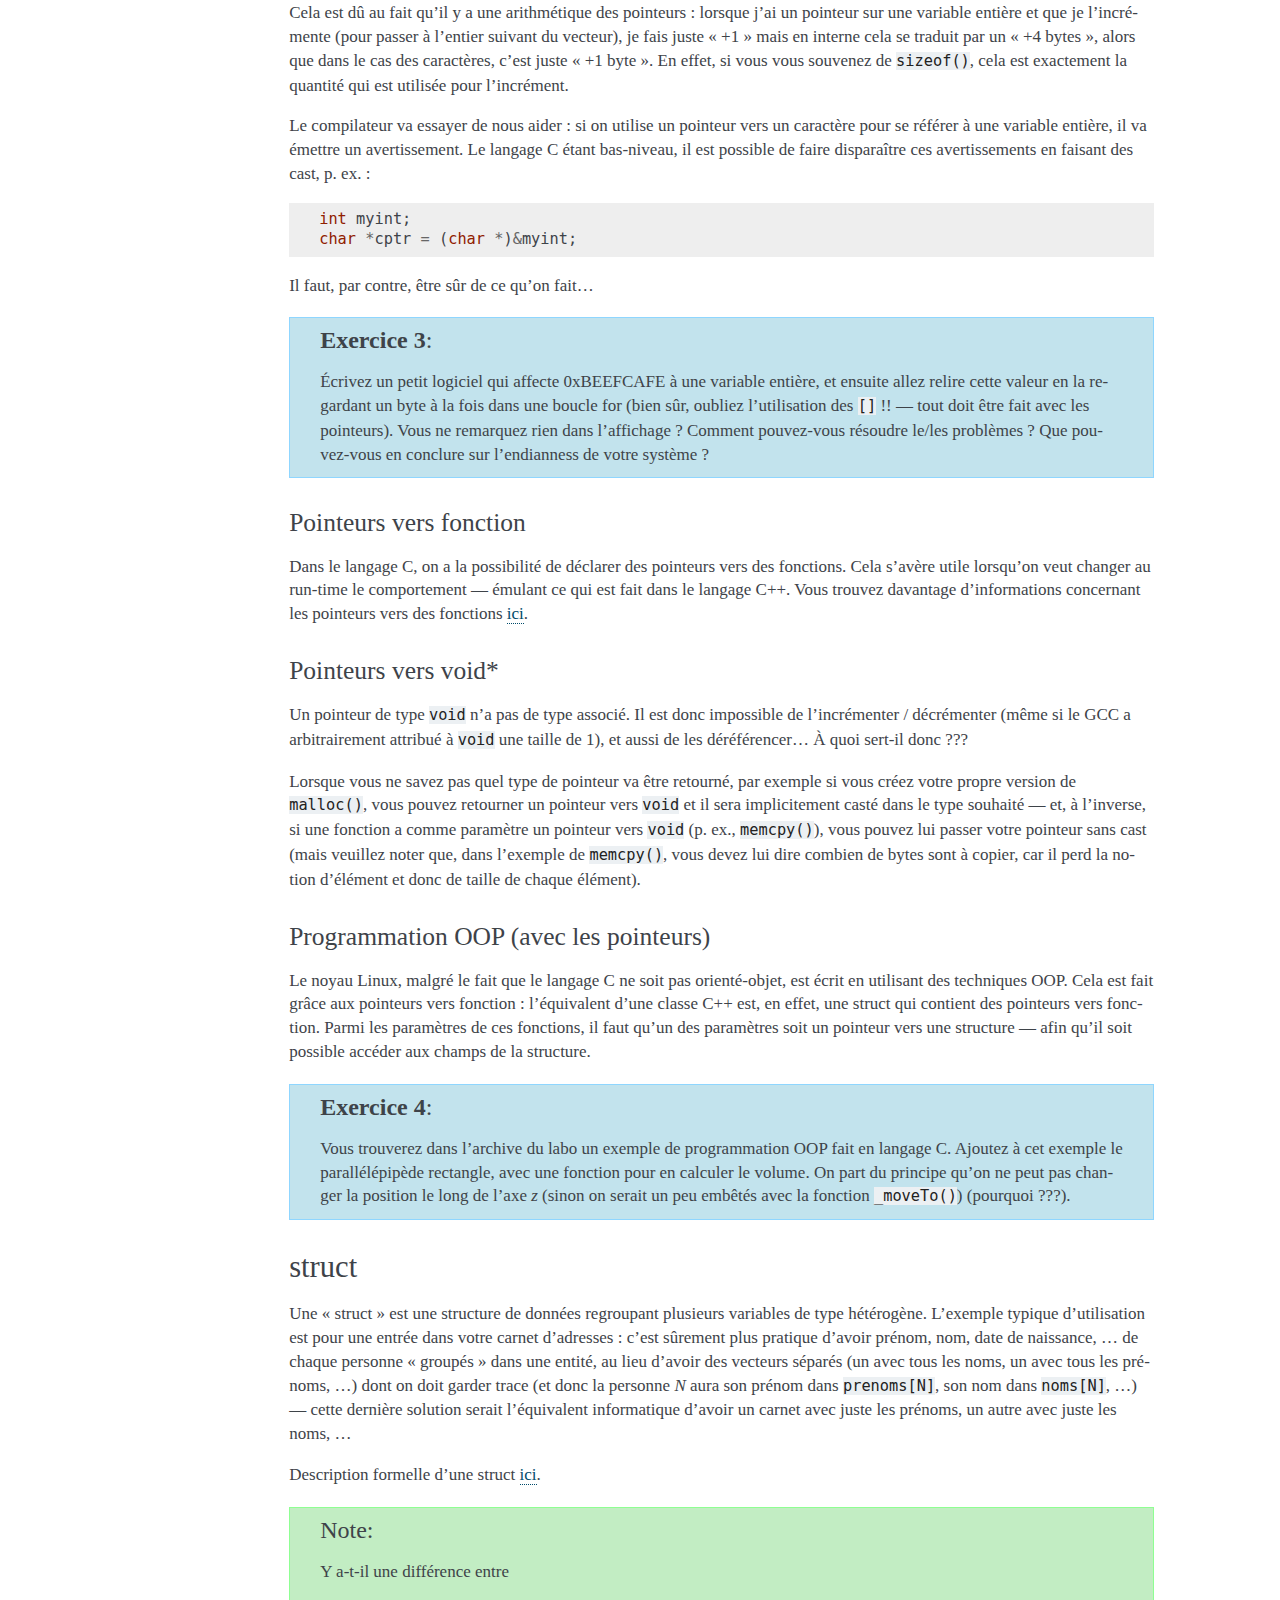
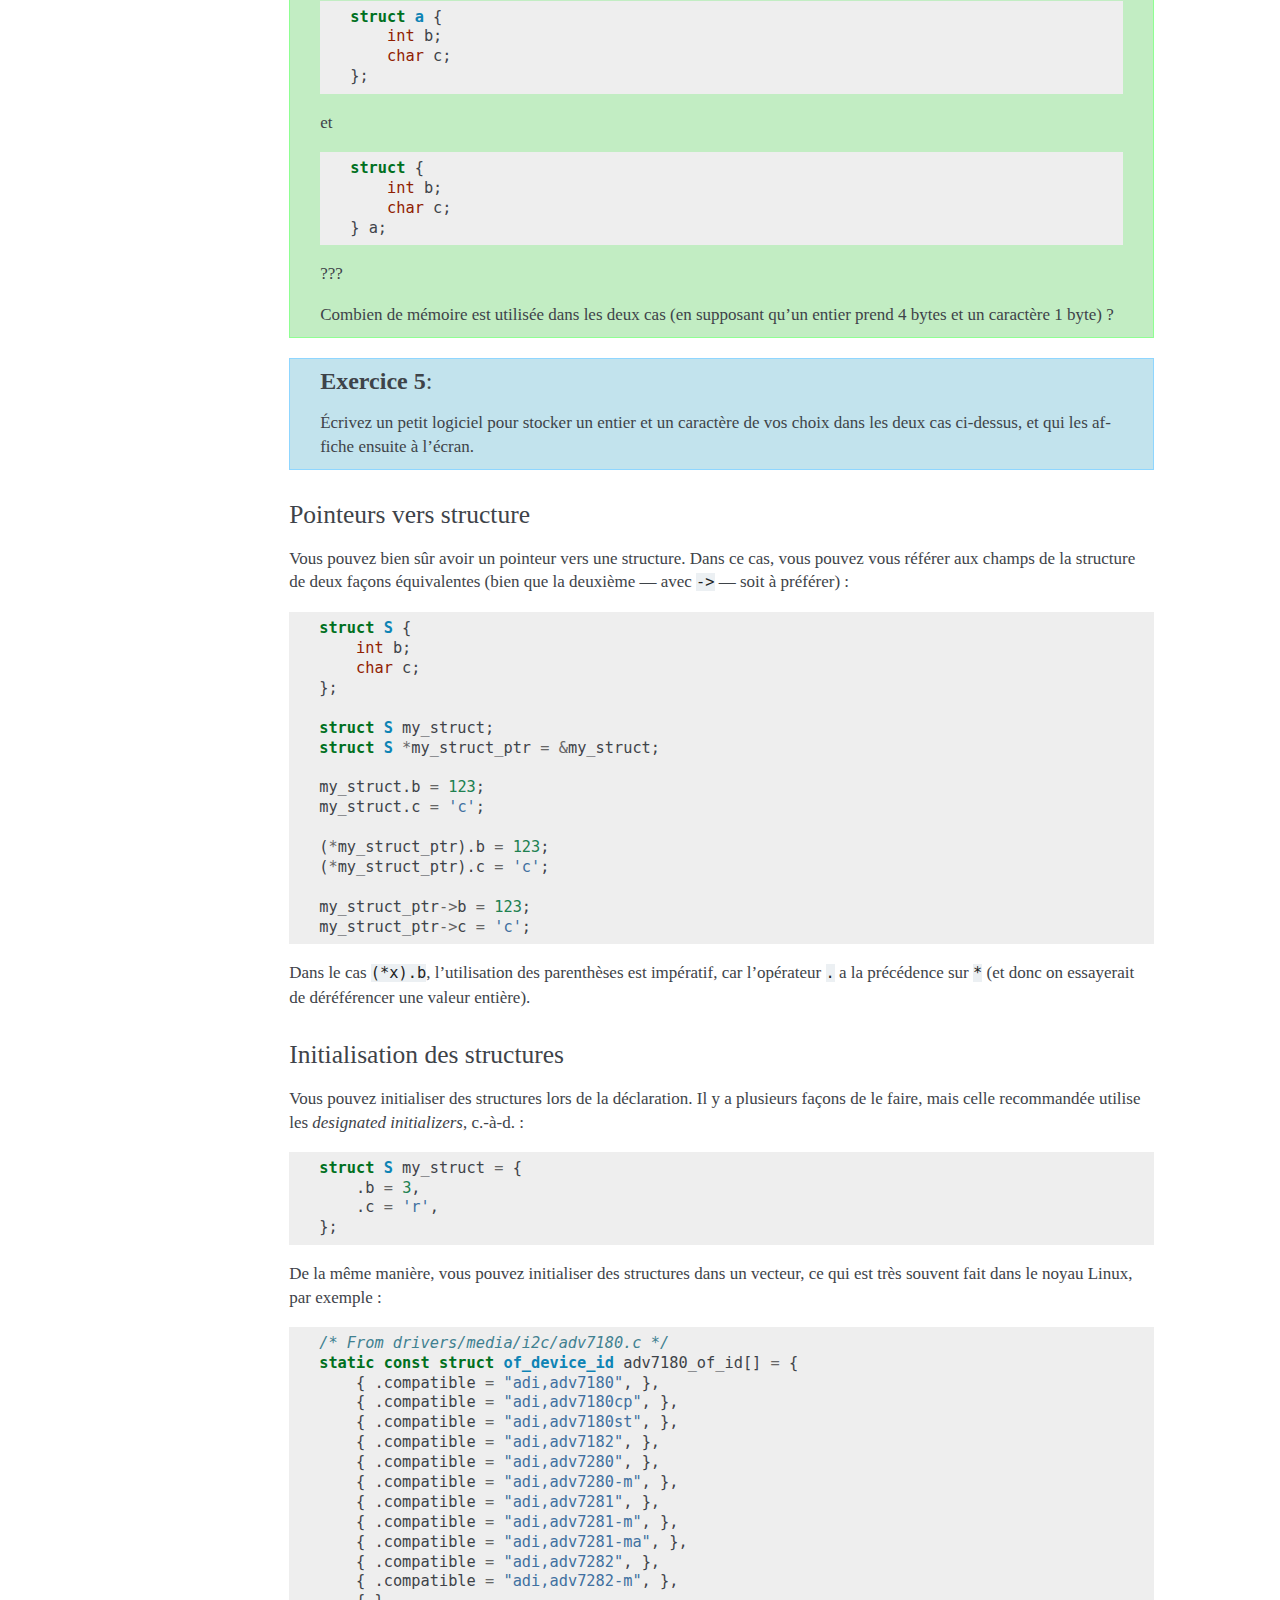
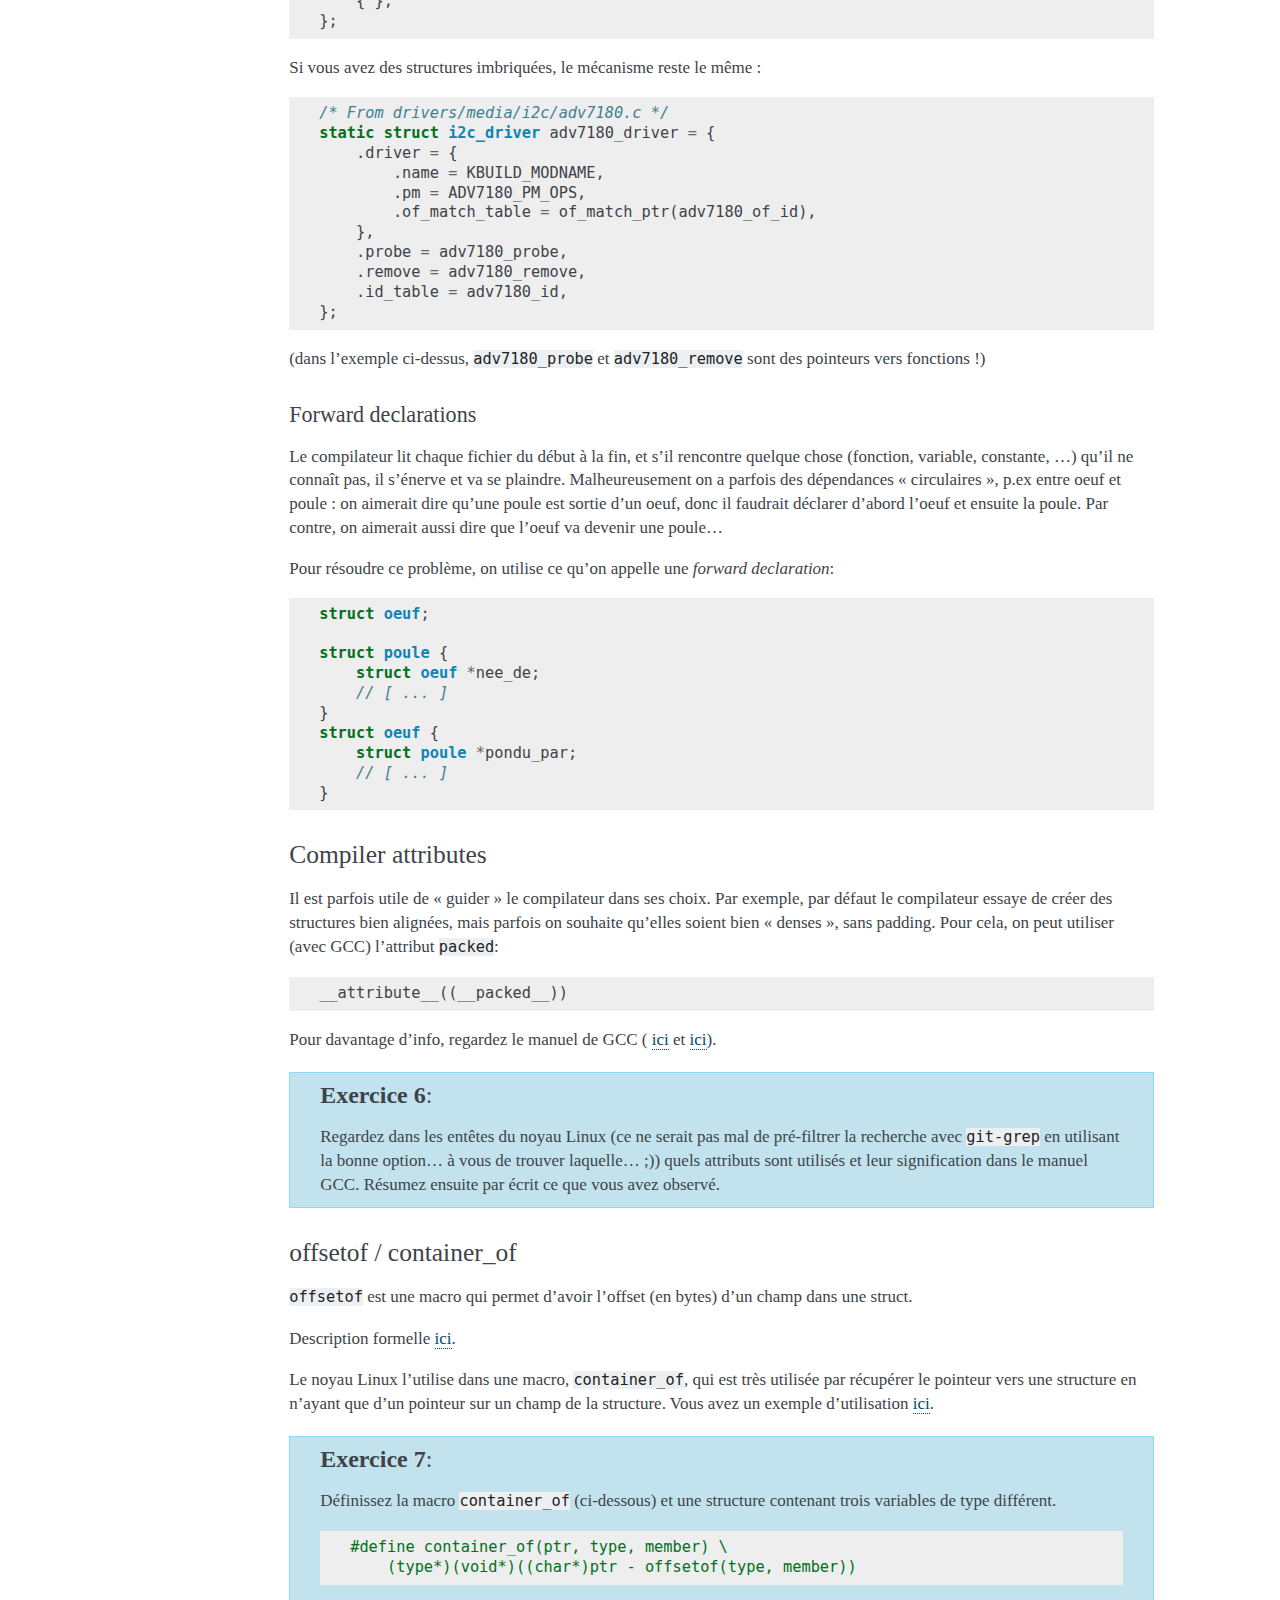
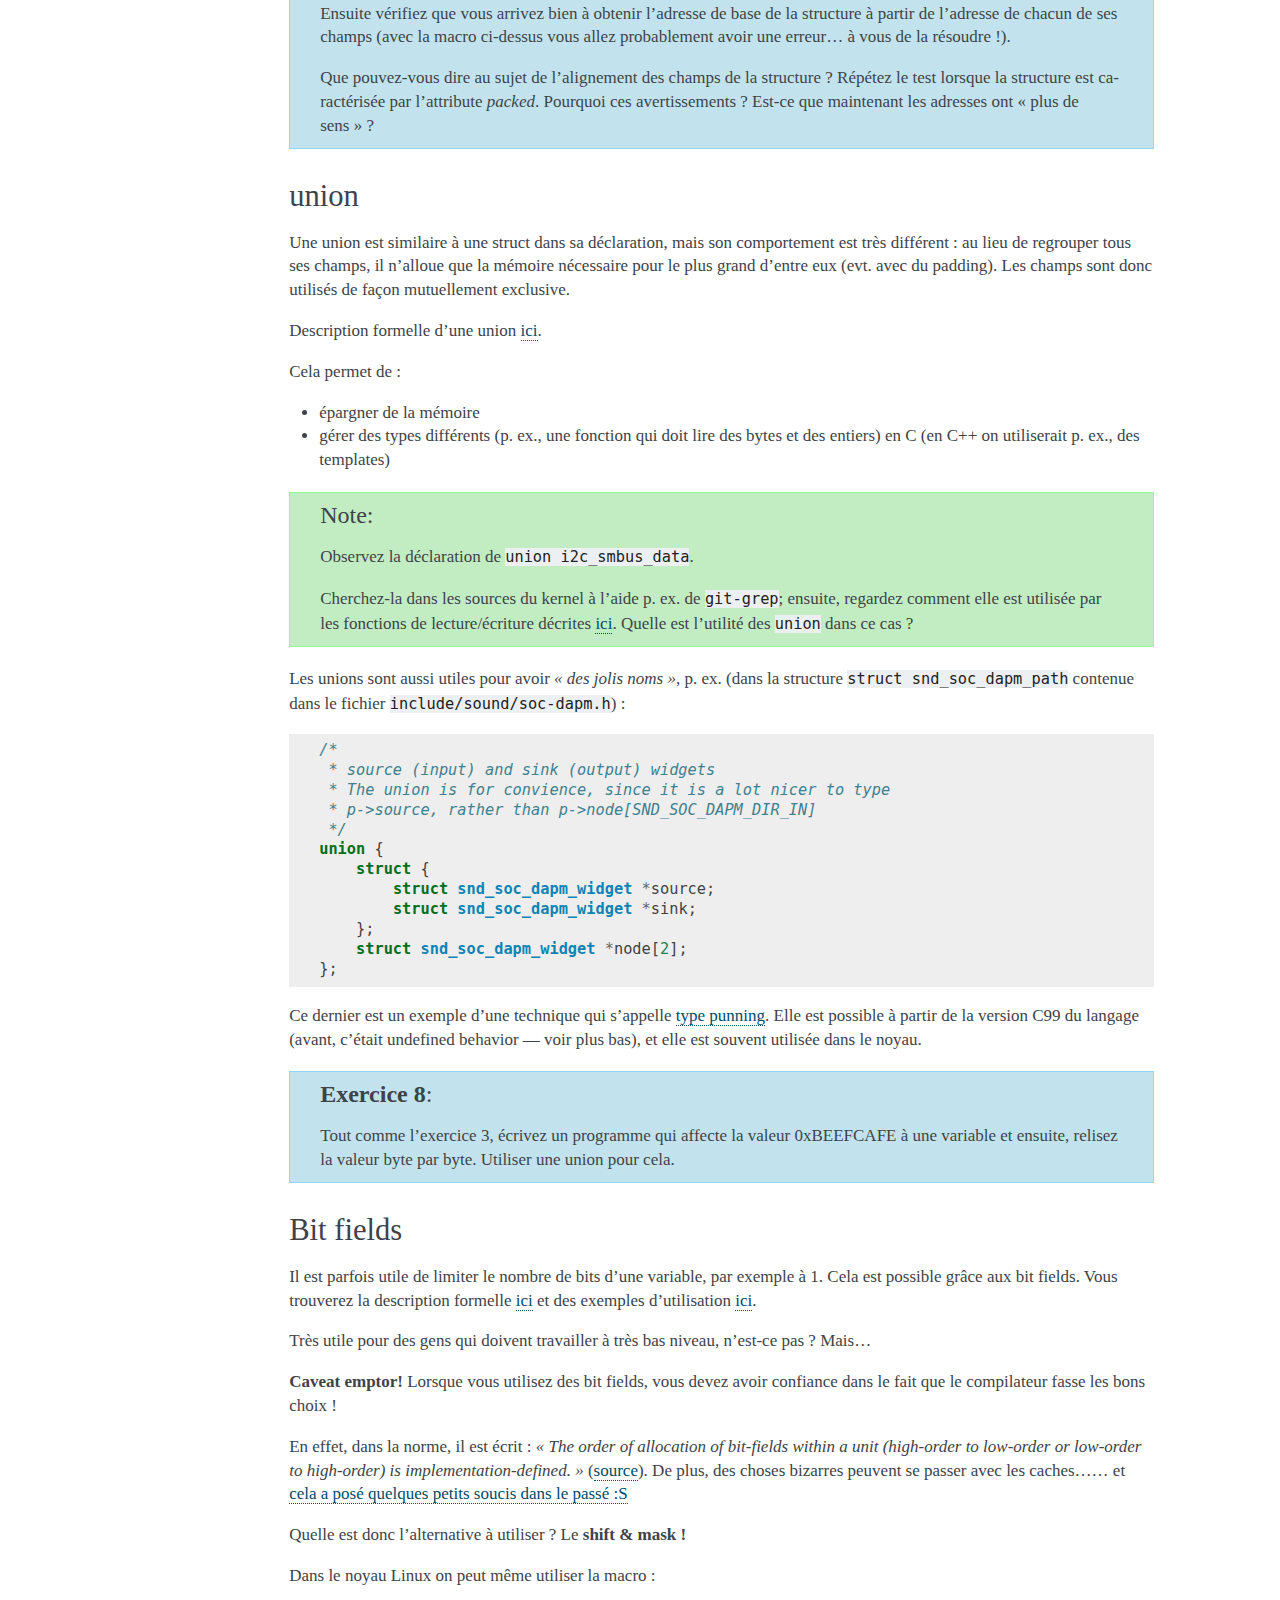
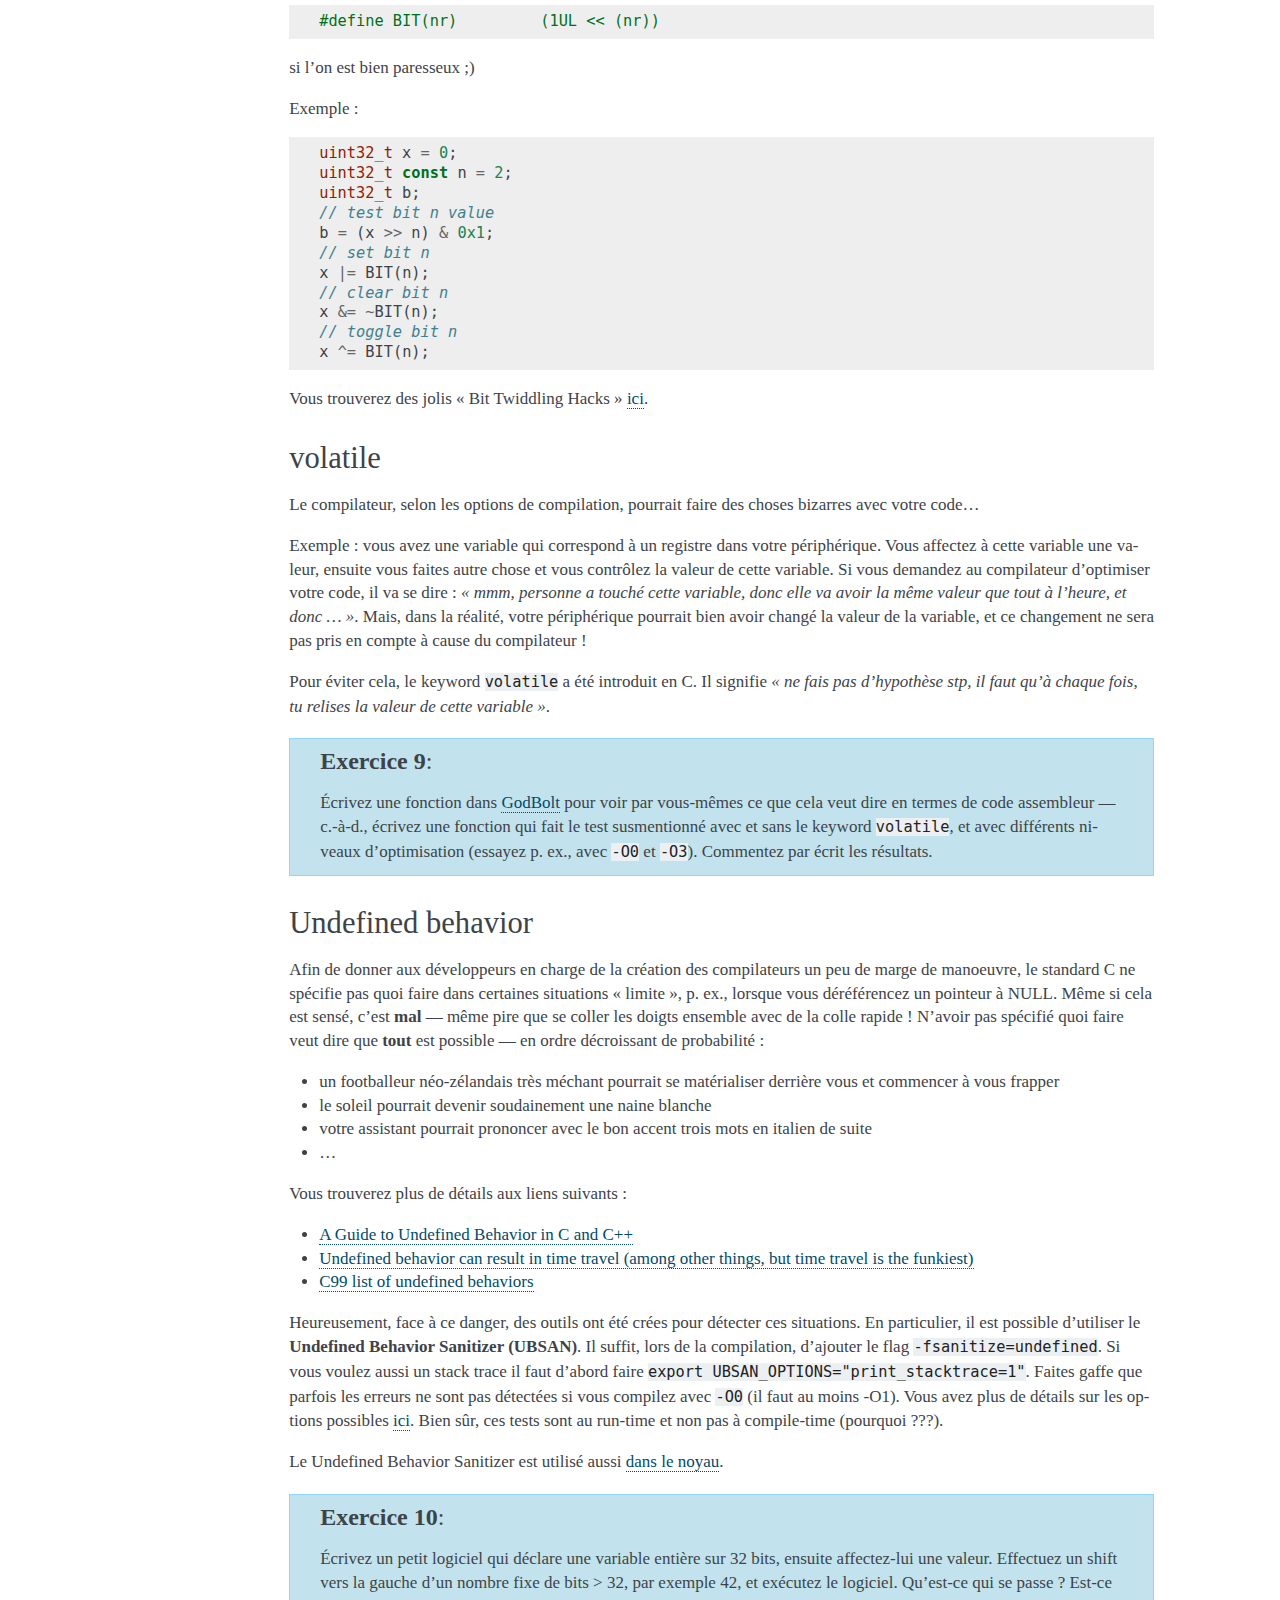
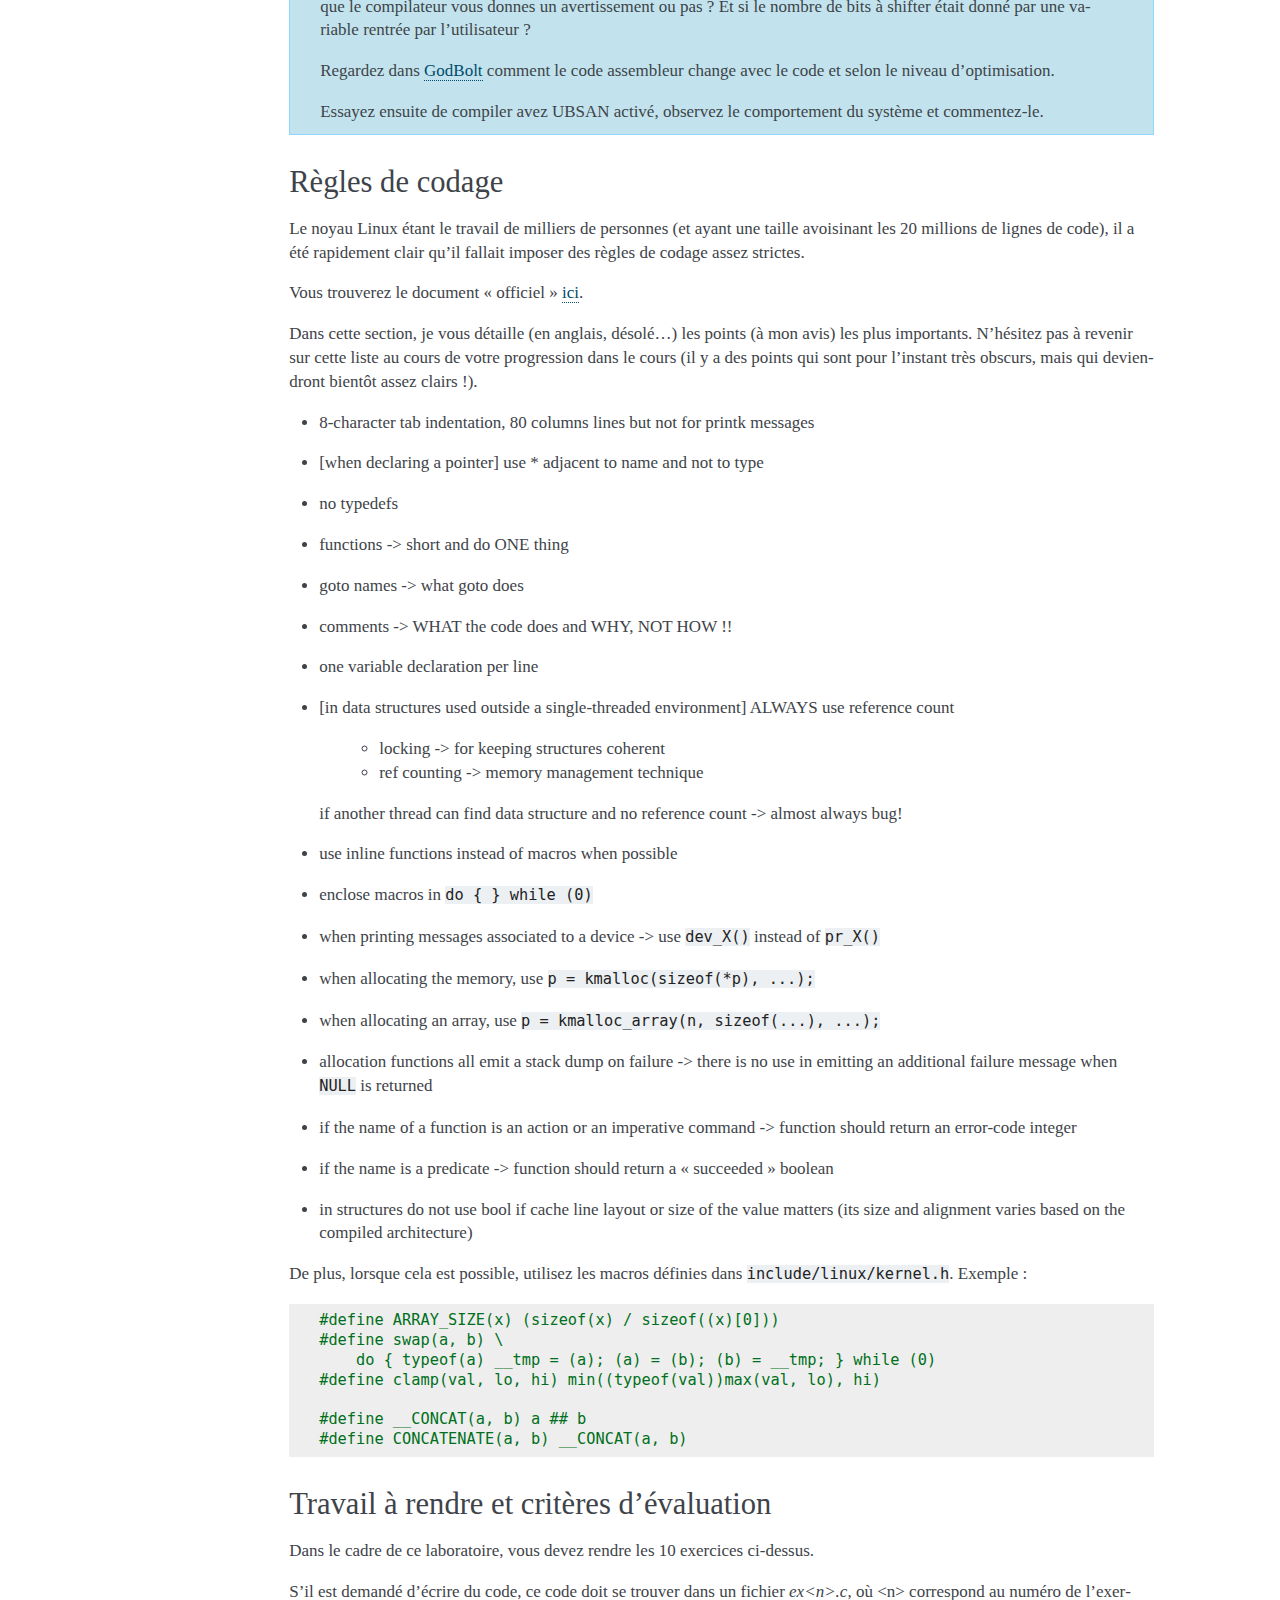
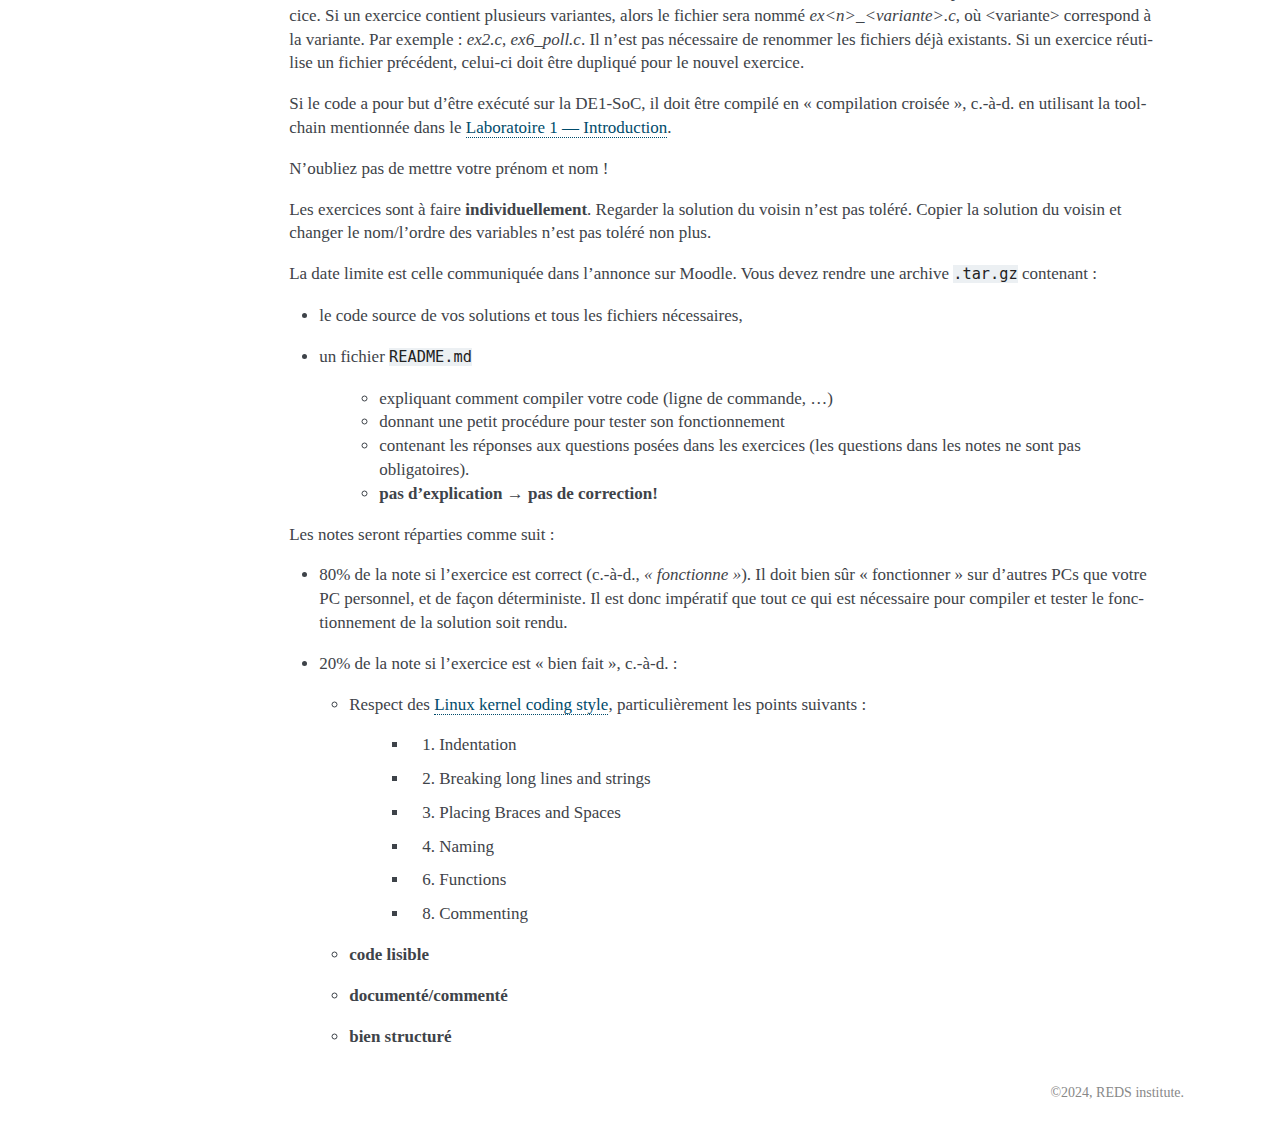
<file: docs/lab_00/lab_00.html>
<!DOCTYPE html>

<html lang="fr">
  <head>
    <meta charset="utf-8" />
    <meta name="viewport" content="width=device-width, initial-scale=1.0" /><meta name="generator" content="Docutils 0.17.1: http://docutils.sourceforge.net/" />

    <title>Laboratoire 0 — Consolidation du langage C &#8212; Documentation DRV 2024 </title>
    <link rel="stylesheet" type="text/css" href="../_static/pygments.css" />
    <link rel="stylesheet" type="text/css" href="../_static/alabaster.css" />
    <link rel="stylesheet" type="text/css" href="../_static/color.css" />
    <script data-url_root="../" id="documentation_options" src="../_static/documentation_options.js"></script>
    <script src="../_static/jquery.js"></script>
    <script src="../_static/underscore.js"></script>
    <script src="../_static/doctools.js"></script>
    <script src="../_static/translations.js"></script>
    <link rel="index" title="Index" href="../genindex.html" />
    <link rel="search" title="Recherche" href="../search.html" />
    <link rel="next" title="Laboratoire 1 — Introduction" href="../lab_01/lab_01.html" />
    <link rel="prev" title="Mise en place de SSH sur la carte" href="../helper/ssh.html" />
   
  <link rel="stylesheet" href="../_static/custom.css" type="text/css" />
  
  
  <meta name="viewport" content="width=device-width, initial-scale=0.9, maximum-scale=0.9" />

  </head><body>
  

    <div class="document">
      <div class="documentwrapper">
        <div class="bodywrapper">
          

          <div class="body" role="main">
            
  <section id="laboratoire-0-consolidation-du-langage-c">
<span id="laboratoire0"></span><h1>Laboratoire 0 — Consolidation du langage C<a class="headerlink" href="#laboratoire-0-consolidation-du-langage-c" title="Lien permanent vers ce titre">¶</a></h1>
<figure class="align-right">
<a class="reference internal image-reference" href="../_images/logo_drv.png"><img alt="../_images/logo_drv.png" src="../_images/logo_drv.png" style="width: 6cm;" /></a>
</figure>
<p>Ces pages vous donneront un aperçu des concepts de programmation C avancés (ou
pas ??) qui sont couramment utilisés dans le noyau Linux.
Les connaître vous aidera à :</p>
<ol class="arabic simple">
<li><p>mieux comprendre le noyau lorsque vous fouillez dans ses répertoires — il peut être parfois (très souvent ??) cryptique</p></li>
<li><p>éviter des pièges assez méchants à déboguer par la suite.</p></li>
</ol>
<p>On discutera aussi du style de programmation à adopter et des différents outils
qui pourraient vous faciliter la vie…</p>
<section id="materiel-necessaire">
<h2>Matériel nécessaire<a class="headerlink" href="#materiel-necessaire" title="Lien permanent vers ce titre">¶</a></h2>
<p>Dans ce laboratoire on fouille dans les sources du noyau Linux.
Vous devez donc le cloner avec les commandes :</p>
<div class="highlight-console notranslate"><div class="highlight"><pre><span></span><span class="gp">$ </span>git clone --depth<span class="o">=</span><span class="m">1</span> https://github.com/altera-opensource/linux-socfpga.git
</pre></div>
</div>
<p>L’option <code class="code bash docutils literal notranslate"><span class="pre">--depth</span></code> limite la profondeur, c’est-à-dire qu’uniquement les n derniers commits sont récupérés.
L’historique est tronqué, mais on évite de gaspiller du temps et de l’espace disque.</p>
<p>Ce dépôt n’est pas le dépôt Linux principal, mais comme nous utilisons du matériel Altera, ce dépôt offre un support matériel maximum.</p>
<p>Il y a aussi un répertoire contenant de petits exercices que vous trouvez dans (<code class="file docutils literal notranslate"><span class="pre">material/lab_00/</span></code>).</p>
</section>
<section id="include-guards">
<h2>Include guards<a class="headerlink" href="#include-guards" title="Lien permanent vers ce titre">¶</a></h2>
<p>Pour éviter d’inclure plusieurs fois un fichier d’entête lors de la compilation,
on utilise des <code class="code c docutils literal notranslate"><span class="comment preproc"><span class="pre">#include</span></span></code> guards.</p>
<p>Par exemple, dans le fichier <code class="file docutils literal notranslate"><span class="pre">my_head.h</span></code> on écrit :</p>
<div class="highlight-C notranslate"><div class="highlight"><pre><span></span><span class="cp">#ifndef MY_HEAD_H</span>
<span class="cp">#define MY_HEAD_H</span>

<span class="c1">// file content</span>

<span class="cp">#endif </span><span class="c1">// MY_HEAD_H</span>
</pre></div>
</div>
<p><a class="reference external" href="https://en.wikipedia.org/wiki/Include_guard">https://en.wikipedia.org/wiki/Include_guard</a></p>
<p>GCC permet aussi d’utiliser <code class="code c docutils literal notranslate"><span class="comment preproc"><span class="pre">#pragma</span> <span class="pre">once</span></span></code> (qui, par contre, n’est pas standard) à la place
de tout cela (plus d’info <a class="reference external" href="https://en.wikipedia.org/wiki/Pragma_once">ici</a>),
mais il n’est pas utilisé dans le kernel (il y a en effet quelques problèmes
dans son utilisation — c’est assez compliqué de déterminer de manière portable
si deux fichiers sont « physiquement » le même fichier ou pas).</p>
<div class="admonition-exercice-1 admonition">
<p class="admonition-title"><strong>Exercice 1</strong></p>
<p>Essayez de compiler le logiciel dans le répertoire
<code class="file docutils literal notranslate"><span class="pre">multiple_files</span></code> (qui est dans l’archive du labo) avec la commande
<code class="code bash docutils literal notranslate"><span class="pre">gcc</span> <span class="pre">main.c</span> <span class="pre">-o</span> <span class="pre">main</span> <span class="pre">-Wall</span></code>
Qu’est-ce qui se passe ? Corrigez les problèmes qui empêchent la
compilation. Il y a en effet deux problèmes différents
qui sont « magiquement » résolus en utilisant « la bonne technique »…
lesquels ?</p>
</div>
</section>
<section id="types-de-variables">
<h2>Types de variables<a class="headerlink" href="#types-de-variables" title="Lien permanent vers ce titre">¶</a></h2>
<p>La norme du langage C définit la taille minimale pour les types de base, mais
un compilateur peut augmenter cette valeur (p. ex., on pourrait
avoir des variables entières sur 12 bytes, cela n’est pas interdit…)</p>
<p>Puisque nous allons travailler à très bas niveau, il est nécessaire de savoir le
nombre de bits qu’on utilise. Pour cela le fichier d’entête <code class="file docutils literal notranslate"><span class="pre">stdint.h</span></code>
définit des types comme <code class="code c docutils literal notranslate"><span class="keyword type"><span class="pre">uint32_t</span></span></code>, <code class="code c docutils literal notranslate"><span class="keyword type"><span class="pre">uint8_t</span></span></code>, …
Comme le noyau Linux date d’avant cet entête (bien qu’elle soit supportée dans les
noyaux modernes) vous pouvez aussi utiliser des types comme <code class="code c docutils literal notranslate"><span class="name"><span class="pre">u32</span></span></code>, <code class="code c docutils literal notranslate"><span class="name"><span class="pre">u8</span></span></code>, …</p>
<p>Lorsque le nombre de bits n’est pas important (p. ex., si vous avez un compteur
qui boucle un nombre bien défini de fois), vous pouvez utiliser les types de base
(p. ex., <code class="code c docutils literal notranslate"><span class="keyword type"><span class="pre">unsigned</span></span><span class="whitespace"> </span><span class="keyword type"><span class="pre">int</span></span></code>).</p>
<section id="sizeof">
<h3>sizeof()<a class="headerlink" href="#sizeof" title="Lien permanent vers ce titre">¶</a></h3>
<p>On doit parfois travailler avec des types dont on ne connaît pas forcément la
taille — ou, encore pire, on pense la connaître, mais pour ce compilateur /
architecture elle est différente…</p>
<p>Pour nous aider dans cette situation, on peut utiliser la fonction <code class="code c docutils literal notranslate"><span class="keyword"><span class="pre">sizeof</span></span><span class="punctuation"><span class="pre">()</span></span></code>
qui nous fournit, pour un type ou une variable donnée, sa taille en bytes.</p>
<div class="admonition-exercice-2 admonition">
<p class="admonition-title"><strong>Exercice 2</strong></p>
<p>Compilez le logiciel dans le répertoire
<code class="file docutils literal notranslate"><span class="pre">sizeof</span></code> avec la commande
<code class="code bash docutils literal notranslate"><span class="pre">gcc</span> <span class="pre">sizeof_test.c</span> <span class="pre">-o</span> <span class="pre">sizeof_test</span> <span class="pre">-Wall</span></code> (un warning devrait apparaître) et exécuter le.</p>
<ul class="simple">
<li><p>Quel est le résultat de l’exécution ?</p></li>
<li><p>Pourquoi les tailles des tableaux <code class="code c docutils literal notranslate"><span class="name"><span class="pre">str_array</span></span></code> et <code class="code c docutils literal notranslate"><span class="name"><span class="pre">str_out</span></span></code> sont différentes ? Faites le lien avec le warning lors de la compilation.</p></li>
<li><p>Comment pourrais-je savoir la taille du vecteur <code class="code c docutils literal notranslate"><span class="name"><span class="pre">my_array</span></span></code> ? Et s’il s’agissait d’un tableau statique ?</p></li>
</ul>
<p>Corriger le code pour que la compilation ne fasse plus de warning, sans changer son résultat final.</p>
<p>Maintenant forcez la compilation à 32-bit avec la commande
<code class="code bash docutils literal notranslate"><span class="pre">gcc</span> <span class="pre">-m32</span> <span class="pre">sizeof_test.c</span> <span class="pre">-o</span> <span class="pre">sizeof_test</span> <span class="pre">-Wall</span></code>.
Ignorez les avertissements et exécutez à nouveau le binaire.</p>
<p>(si le compilateur vous donne un <em>« fatal error »</em>, essayez d’installer
<em>gcc-multilib</em> avec <code class="code bash docutils literal notranslate"><span class="pre">sudo</span> <span class="pre">apt</span> <span class="pre">install</span> <span class="pre">gcc-multilib</span></code>).</p>
<p>Quelles sont les différences sur le résultat et pourquoi ?</p>
</div>
</section>
</section>
<section id="endianness">
<h2>Endianness<a class="headerlink" href="#endianness" title="Lien permanent vers ce titre">¶</a></h2>
<p>Lorsqu’on travaille à bas niveau, il est impératif de savoir comment les données
sont représentées en mémoire : le fameux problème de « l’endianness ».</p>
<figure class="align-center">
<a class="reference internal image-reference" href="../_images/endianness.jpg"><img alt="../_images/endianness.jpg" src="../_images/endianness.jpg" style="width: 20cm;" /></a>
</figure>
<p>Il n’est pas évident de prévoir quelle représentation est utilisée, car cela
dépend de l’architecture :</p>
<ul class="simple">
<li><p>x84 -&gt; little-endian</p></li>
<li><p>68k -&gt; big-endian</p></li>
<li><p>ARM -&gt; ???? (au début little-endian, puis big-endian p. ex. pour les MCUs réseau)</p></li>
<li><p>…</p></li>
</ul>
<p>Vous ne voulez pas le savoir non plus, car cela limiterait la portabilité de
votre code. Dans le noyau il y a des fonctions dédiées à gérer cela (voir
<a class="reference external" href="https://kernelnewbies.org/EndianIssues">ici</a>).
Dans la vie réelle, on affiche (en hex) une valeur lue depuis la mémoire et on regarde
ce qui est affiché… ;)</p>
</section>
<section id="pointeurs">
<h2>Pointeurs<a class="headerlink" href="#pointeurs" title="Lien permanent vers ce titre">¶</a></h2>
<p>Le langage C permet d’avoir des pointeurs vers des variables et vers des fonctions.
De plus, il utilise des pointeurs pour se référer à des vecteurs (c.-à-d.., le
nom du vecteur n’est rien d’autre qu’un pointeur sur la région de mémoire que —
on espère, au moins — est réservée pour les données du vecteur).</p>
<p>Les pointeurs en C sont <strong>typés</strong> : p. ex., un pointeur sur un entier n’est pas la
même chose qu’un pointeur sur un caractère, et cela, même si les deux « variables
pointeurs » occupent la même quantité de mémoire (32 ou 64 bits, selon
l’architecture).
Cela est dû au fait qu’il y a une arithmétique des pointeurs : lorsque j’ai un
pointeur sur une variable entière et que je l’incrémente (pour passer à l’entier suivant
du vecteur), je fais juste « +1 » mais en interne cela se traduit par un
« +4 bytes », alors que dans le cas des caractères, c’est juste « +1 byte ».
En effet, si vous vous souvenez de <code class="code c docutils literal notranslate"><span class="keyword"><span class="pre">sizeof</span></span><span class="punctuation"><span class="pre">()</span></span></code>, cela est exactement la quantité
qui est utilisée pour l’incrément.</p>
<p>Le compilateur va essayer de nous aider : si on utilise un pointeur vers un
caractère pour se référer à une variable entière, il va émettre un avertissement.
Le langage C étant bas-niveau, il est possible de faire disparaître ces
avertissements en faisant des cast, p. ex. :</p>
<div class="highlight-C notranslate"><div class="highlight"><pre><span></span><span class="kt">int</span><span class="w"> </span><span class="n">myint</span><span class="p">;</span><span class="w"></span>
<span class="kt">char</span><span class="w"> </span><span class="o">*</span><span class="n">cptr</span><span class="w"> </span><span class="o">=</span><span class="w"> </span><span class="p">(</span><span class="kt">char</span><span class="w"> </span><span class="o">*</span><span class="p">)</span><span class="o">&amp;</span><span class="n">myint</span><span class="p">;</span><span class="w"></span>
</pre></div>
</div>
<p>Il faut, par contre, être sûr de ce qu’on fait…</p>
<div class="admonition-exercice-3 admonition">
<p class="admonition-title"><strong>Exercice 3</strong></p>
<p>Écrivez un petit logiciel qui affecte 0xBEEFCAFE à une variable entière,
et ensuite allez relire cette valeur en la regardant un byte à la fois
dans une boucle for (bien sûr, oubliez l’utilisation des <code class="code c docutils literal notranslate"><span class="punctuation"><span class="pre">[]</span></span></code> !! —
tout doit être fait avec les pointeurs).
Vous ne remarquez rien dans l’affichage ?
Comment pouvez-vous résoudre le/les problèmes ?
Que pouvez-vous en conclure sur l’endianness de votre système ?</p>
</div>
<section id="pointeurs-vers-fonction">
<h3>Pointeurs vers fonction<a class="headerlink" href="#pointeurs-vers-fonction" title="Lien permanent vers ce titre">¶</a></h3>
<p>Dans le langage C, on a la possibilité de déclarer des pointeurs vers des fonctions.
Cela s’avère utile lorsqu’on veut changer au run-time le comportement — émulant
ce qui est fait dans le langage C++.
Vous trouvez davantage d’informations concernant les pointeurs vers des fonctions
<a class="reference external" href="https://www.cprogramming.com/tutorial/function-pointers.html">ici</a>.</p>
</section>
<section id="pointeurs-vers-void">
<h3>Pointeurs vers void*<a class="headerlink" href="#pointeurs-vers-void" title="Lien permanent vers ce titre">¶</a></h3>
<p>Un pointeur de type <code class="code c docutils literal notranslate"><span class="keyword type"><span class="pre">void</span></span></code> n’a pas de type associé. Il est donc impossible de
l’incrémenter / décrémenter (même si le GCC a arbitrairement attribué à
<code class="code c docutils literal notranslate"><span class="keyword type"><span class="pre">void</span></span></code> une taille de 1), et aussi de les déréférencer…
À quoi sert-il donc ???</p>
<p>Lorsque vous ne savez pas quel type de pointeur va être retourné, par exemple si
vous créez votre propre version de <code class="code c docutils literal notranslate"><span class="name"><span class="pre">malloc</span></span><span class="punctuation"><span class="pre">()</span></span></code>, vous pouvez retourner un
pointeur vers <code class="code c docutils literal notranslate"><span class="keyword type"><span class="pre">void</span></span></code> et il sera implicitement casté dans le type souhaité — et,
à l’inverse, si une fonction a comme paramètre un pointeur vers
<code class="code c docutils literal notranslate"><span class="keyword type"><span class="pre">void</span></span></code> (p. ex., <code class="code c docutils literal notranslate"><span class="name"><span class="pre">memcpy</span></span><span class="punctuation"><span class="pre">()</span></span></code>), vous pouvez lui passer votre pointeur sans cast
(mais veuillez noter que, dans l’exemple de <code class="code c docutils literal notranslate"><span class="name"><span class="pre">memcpy</span></span><span class="punctuation"><span class="pre">()</span></span></code>, vous devez
lui dire combien de bytes sont à copier, car il perd la notion d’élément et donc
de taille de chaque élément).</p>
</section>
<section id="programmation-oop-avec-les-pointeurs">
<h3>Programmation OOP (avec les pointeurs)<a class="headerlink" href="#programmation-oop-avec-les-pointeurs" title="Lien permanent vers ce titre">¶</a></h3>
<p>Le noyau Linux, malgré le fait que le langage C ne soit pas orienté-objet, est écrit en
utilisant des techniques OOP.
Cela est fait grâce aux pointeurs vers fonction :
l’équivalent d’une classe C++ est, en effet, une struct qui contient des pointeurs
vers fonction.
Parmi les paramètres de ces fonctions, il faut qu’un des paramètres soit un
pointeur vers une structure — afin qu’il soit possible accéder aux champs de la
structure.</p>
<div class="admonition-exercice-4 admonition">
<p class="admonition-title"><strong>Exercice 4</strong></p>
<p>Vous trouverez dans l’archive du labo un exemple de programmation OOP
fait en langage C.
Ajoutez à cet exemple le parallélépipède rectangle, avec une fonction pour en
calculer le volume. On part du principe qu’on ne peut pas changer la
position le long de l’axe <em>z</em> (sinon on serait un peu embêtés avec la
fonction <code class="code c docutils literal notranslate"><span class="name"><span class="pre">_moveTo</span></span><span class="punctuation"><span class="pre">()</span></span></code>) (pourquoi ???).</p>
</div>
</section>
</section>
<section id="struct">
<h2>struct<a class="headerlink" href="#struct" title="Lien permanent vers ce titre">¶</a></h2>
<p>Une « struct » est une structure de données regroupant plusieurs variables de type
hétérogène. L’exemple typique d’utilisation est pour une entrée dans
votre carnet d’adresses :
c’est sûrement plus pratique d’avoir prénom, nom, date de naissance, … de chaque
personne « groupés » dans une entité, au
lieu d’avoir des vecteurs séparés (un avec tous les noms, un avec tous les
prénoms, …) dont on doit garder trace (et donc la personne <em>N</em> aura son prénom
dans <code class="code c docutils literal notranslate"><span class="name"><span class="pre">prenoms</span></span><span class="punctuation"><span class="pre">[</span></span><span class="name"><span class="pre">N</span></span><span class="punctuation"><span class="pre">]</span></span></code>, son nom dans <code class="code c docutils literal notranslate"><span class="name"><span class="pre">noms</span></span><span class="punctuation"><span class="pre">[</span></span><span class="name"><span class="pre">N</span></span><span class="punctuation"><span class="pre">]</span></span></code>, …) — cette dernière solution
serait l’équivalent informatique d’avoir un carnet avec juste les prénoms,
un autre avec juste les noms, …</p>
<p>Description formelle d’une struct
<a class="reference external" href="https://en.cppreference.com/w/c/language/struct">ici</a>.</p>
<div class="admonition note">
<p class="admonition-title">Note</p>
<p>Y a-t-il une différence entre</p>
<div class="highlight-c notranslate"><div class="highlight"><pre><span></span><span class="k">struct</span><span class="w"> </span><span class="nc">a</span><span class="w"> </span><span class="p">{</span><span class="w"></span>
<span class="w">    </span><span class="kt">int</span><span class="w"> </span><span class="n">b</span><span class="p">;</span><span class="w"></span>
<span class="w">    </span><span class="kt">char</span><span class="w"> </span><span class="n">c</span><span class="p">;</span><span class="w"></span>
<span class="p">};</span><span class="w"></span>
</pre></div>
</div>
<p>et</p>
<div class="highlight-c notranslate"><div class="highlight"><pre><span></span><span class="k">struct</span><span class="w"> </span><span class="p">{</span><span class="w"></span>
<span class="w">    </span><span class="kt">int</span><span class="w"> </span><span class="n">b</span><span class="p">;</span><span class="w"></span>
<span class="w">    </span><span class="kt">char</span><span class="w"> </span><span class="n">c</span><span class="p">;</span><span class="w"></span>
<span class="p">}</span><span class="w"> </span><span class="n">a</span><span class="p">;</span><span class="w"></span>
</pre></div>
</div>
<p>???</p>
<p>Combien de mémoire est utilisée dans les deux cas (en supposant
qu’un entier prend 4 bytes et un caractère 1 byte) ?</p>
</div>
<div class="admonition-exercice-5 admonition">
<p class="admonition-title"><strong>Exercice 5</strong></p>
<p>Écrivez un petit logiciel pour stocker un entier et un caractère de vos
choix dans les deux cas ci-dessus, et qui les affiche ensuite à
l’écran.</p>
</div>
<section id="pointeurs-vers-structure">
<h3>Pointeurs vers structure<a class="headerlink" href="#pointeurs-vers-structure" title="Lien permanent vers ce titre">¶</a></h3>
<p>Vous pouvez bien sûr avoir un pointeur vers une structure.
Dans ce cas, vous pouvez vous référer aux champs de la structure de deux façons
équivalentes (bien que la deuxième — avec <code class="code c docutils literal notranslate"><span class="operator"><span class="pre">-&gt;</span></span></code> — soit à préférer) :</p>
<div class="highlight-C notranslate"><div class="highlight"><pre><span></span><span class="k">struct</span><span class="w"> </span><span class="nc">S</span><span class="w"> </span><span class="p">{</span><span class="w"></span>
<span class="w">    </span><span class="kt">int</span><span class="w"> </span><span class="n">b</span><span class="p">;</span><span class="w"></span>
<span class="w">    </span><span class="kt">char</span><span class="w"> </span><span class="n">c</span><span class="p">;</span><span class="w"></span>
<span class="p">};</span><span class="w"></span>

<span class="k">struct</span><span class="w"> </span><span class="nc">S</span><span class="w"> </span><span class="n">my_struct</span><span class="p">;</span><span class="w"></span>
<span class="k">struct</span><span class="w"> </span><span class="nc">S</span><span class="w"> </span><span class="o">*</span><span class="n">my_struct_ptr</span><span class="w"> </span><span class="o">=</span><span class="w"> </span><span class="o">&amp;</span><span class="n">my_struct</span><span class="p">;</span><span class="w"></span>

<span class="n">my_struct</span><span class="p">.</span><span class="n">b</span><span class="w"> </span><span class="o">=</span><span class="w"> </span><span class="mi">123</span><span class="p">;</span><span class="w"></span>
<span class="n">my_struct</span><span class="p">.</span><span class="n">c</span><span class="w"> </span><span class="o">=</span><span class="w"> </span><span class="sc">&#39;c&#39;</span><span class="p">;</span><span class="w"></span>

<span class="p">(</span><span class="o">*</span><span class="n">my_struct_ptr</span><span class="p">).</span><span class="n">b</span><span class="w"> </span><span class="o">=</span><span class="w"> </span><span class="mi">123</span><span class="p">;</span><span class="w"></span>
<span class="p">(</span><span class="o">*</span><span class="n">my_struct_ptr</span><span class="p">).</span><span class="n">c</span><span class="w"> </span><span class="o">=</span><span class="w"> </span><span class="sc">&#39;c&#39;</span><span class="p">;</span><span class="w"></span>

<span class="n">my_struct_ptr</span><span class="o">-&gt;</span><span class="n">b</span><span class="w"> </span><span class="o">=</span><span class="w"> </span><span class="mi">123</span><span class="p">;</span><span class="w"></span>
<span class="n">my_struct_ptr</span><span class="o">-&gt;</span><span class="n">c</span><span class="w"> </span><span class="o">=</span><span class="w"> </span><span class="sc">&#39;c&#39;</span><span class="p">;</span><span class="w"></span>
</pre></div>
</div>
<p>Dans le cas <code class="code c docutils literal notranslate"><span class="punctuation"><span class="pre">(</span></span><span class="operator"><span class="pre">*</span></span><span class="name"><span class="pre">x</span></span><span class="punctuation"><span class="pre">).</span></span><span class="name"><span class="pre">b</span></span></code>, l’utilisation des parenthèses est impératif, car l’opérateur
<code class="code c docutils literal notranslate"><span class="punctuation"><span class="pre">.</span></span></code> a la
précédence sur <code class="code c docutils literal notranslate"><span class="operator"><span class="pre">*</span></span></code> (et donc on essayerait de déréférencer une valeur
entière).</p>
</section>
<section id="initialisation-des-structures">
<h3>Initialisation des structures<a class="headerlink" href="#initialisation-des-structures" title="Lien permanent vers ce titre">¶</a></h3>
<p>Vous pouvez initialiser des structures lors de la déclaration.
Il y a plusieurs façons de le faire, mais celle recommandée utilise les
<em>designated initializers</em>, c.-à-d. :</p>
<div class="highlight-C notranslate"><div class="highlight"><pre><span></span><span class="k">struct</span><span class="w"> </span><span class="nc">S</span><span class="w"> </span><span class="n">my_struct</span><span class="w"> </span><span class="o">=</span><span class="w"> </span><span class="p">{</span><span class="w"></span>
<span class="w">    </span><span class="p">.</span><span class="n">b</span><span class="w"> </span><span class="o">=</span><span class="w"> </span><span class="mi">3</span><span class="p">,</span><span class="w"></span>
<span class="w">    </span><span class="p">.</span><span class="n">c</span><span class="w"> </span><span class="o">=</span><span class="w"> </span><span class="sc">&#39;r&#39;</span><span class="p">,</span><span class="w"></span>
<span class="p">};</span><span class="w"></span>
</pre></div>
</div>
<p>De la même manière, vous pouvez initialiser des structures dans un vecteur, ce qui
est très souvent fait dans le noyau Linux, par exemple :</p>
<div class="highlight-C notranslate"><div class="highlight"><pre><span></span><span class="cm">/* From drivers/media/i2c/adv7180.c */</span><span class="w"></span>
<span class="k">static</span><span class="w"> </span><span class="k">const</span><span class="w"> </span><span class="k">struct</span><span class="w"> </span><span class="nc">of_device_id</span><span class="w"> </span><span class="n">adv7180_of_id</span><span class="p">[]</span><span class="w"> </span><span class="o">=</span><span class="w"> </span><span class="p">{</span><span class="w"></span>
<span class="w">    </span><span class="p">{</span><span class="w"> </span><span class="p">.</span><span class="n">compatible</span><span class="w"> </span><span class="o">=</span><span class="w"> </span><span class="s">&quot;adi,adv7180&quot;</span><span class="p">,</span><span class="w"> </span><span class="p">},</span><span class="w"></span>
<span class="w">    </span><span class="p">{</span><span class="w"> </span><span class="p">.</span><span class="n">compatible</span><span class="w"> </span><span class="o">=</span><span class="w"> </span><span class="s">&quot;adi,adv7180cp&quot;</span><span class="p">,</span><span class="w"> </span><span class="p">},</span><span class="w"></span>
<span class="w">    </span><span class="p">{</span><span class="w"> </span><span class="p">.</span><span class="n">compatible</span><span class="w"> </span><span class="o">=</span><span class="w"> </span><span class="s">&quot;adi,adv7180st&quot;</span><span class="p">,</span><span class="w"> </span><span class="p">},</span><span class="w"></span>
<span class="w">    </span><span class="p">{</span><span class="w"> </span><span class="p">.</span><span class="n">compatible</span><span class="w"> </span><span class="o">=</span><span class="w"> </span><span class="s">&quot;adi,adv7182&quot;</span><span class="p">,</span><span class="w"> </span><span class="p">},</span><span class="w"></span>
<span class="w">    </span><span class="p">{</span><span class="w"> </span><span class="p">.</span><span class="n">compatible</span><span class="w"> </span><span class="o">=</span><span class="w"> </span><span class="s">&quot;adi,adv7280&quot;</span><span class="p">,</span><span class="w"> </span><span class="p">},</span><span class="w"></span>
<span class="w">    </span><span class="p">{</span><span class="w"> </span><span class="p">.</span><span class="n">compatible</span><span class="w"> </span><span class="o">=</span><span class="w"> </span><span class="s">&quot;adi,adv7280-m&quot;</span><span class="p">,</span><span class="w"> </span><span class="p">},</span><span class="w"></span>
<span class="w">    </span><span class="p">{</span><span class="w"> </span><span class="p">.</span><span class="n">compatible</span><span class="w"> </span><span class="o">=</span><span class="w"> </span><span class="s">&quot;adi,adv7281&quot;</span><span class="p">,</span><span class="w"> </span><span class="p">},</span><span class="w"></span>
<span class="w">    </span><span class="p">{</span><span class="w"> </span><span class="p">.</span><span class="n">compatible</span><span class="w"> </span><span class="o">=</span><span class="w"> </span><span class="s">&quot;adi,adv7281-m&quot;</span><span class="p">,</span><span class="w"> </span><span class="p">},</span><span class="w"></span>
<span class="w">    </span><span class="p">{</span><span class="w"> </span><span class="p">.</span><span class="n">compatible</span><span class="w"> </span><span class="o">=</span><span class="w"> </span><span class="s">&quot;adi,adv7281-ma&quot;</span><span class="p">,</span><span class="w"> </span><span class="p">},</span><span class="w"></span>
<span class="w">    </span><span class="p">{</span><span class="w"> </span><span class="p">.</span><span class="n">compatible</span><span class="w"> </span><span class="o">=</span><span class="w"> </span><span class="s">&quot;adi,adv7282&quot;</span><span class="p">,</span><span class="w"> </span><span class="p">},</span><span class="w"></span>
<span class="w">    </span><span class="p">{</span><span class="w"> </span><span class="p">.</span><span class="n">compatible</span><span class="w"> </span><span class="o">=</span><span class="w"> </span><span class="s">&quot;adi,adv7282-m&quot;</span><span class="p">,</span><span class="w"> </span><span class="p">},</span><span class="w"></span>
<span class="w">    </span><span class="p">{</span><span class="w"> </span><span class="p">},</span><span class="w"></span>
<span class="p">};</span><span class="w"></span>
</pre></div>
</div>
<p>Si vous avez des structures imbriquées, le mécanisme reste le même :</p>
<div class="highlight-C notranslate"><div class="highlight"><pre><span></span><span class="cm">/* From drivers/media/i2c/adv7180.c */</span><span class="w"></span>
<span class="k">static</span><span class="w"> </span><span class="k">struct</span><span class="w"> </span><span class="nc">i2c_driver</span><span class="w"> </span><span class="n">adv7180_driver</span><span class="w"> </span><span class="o">=</span><span class="w"> </span><span class="p">{</span><span class="w"></span>
<span class="w">    </span><span class="p">.</span><span class="n">driver</span><span class="w"> </span><span class="o">=</span><span class="w"> </span><span class="p">{</span><span class="w"></span>
<span class="w">        </span><span class="p">.</span><span class="n">name</span><span class="w"> </span><span class="o">=</span><span class="w"> </span><span class="n">KBUILD_MODNAME</span><span class="p">,</span><span class="w"></span>
<span class="w">        </span><span class="p">.</span><span class="n">pm</span><span class="w"> </span><span class="o">=</span><span class="w"> </span><span class="n">ADV7180_PM_OPS</span><span class="p">,</span><span class="w"></span>
<span class="w">        </span><span class="p">.</span><span class="n">of_match_table</span><span class="w"> </span><span class="o">=</span><span class="w"> </span><span class="n">of_match_ptr</span><span class="p">(</span><span class="n">adv7180_of_id</span><span class="p">),</span><span class="w"></span>
<span class="w">    </span><span class="p">},</span><span class="w"></span>
<span class="w">    </span><span class="p">.</span><span class="n">probe</span><span class="w"> </span><span class="o">=</span><span class="w"> </span><span class="n">adv7180_probe</span><span class="p">,</span><span class="w"></span>
<span class="w">    </span><span class="p">.</span><span class="n">remove</span><span class="w"> </span><span class="o">=</span><span class="w"> </span><span class="n">adv7180_remove</span><span class="p">,</span><span class="w"></span>
<span class="w">    </span><span class="p">.</span><span class="n">id_table</span><span class="w"> </span><span class="o">=</span><span class="w"> </span><span class="n">adv7180_id</span><span class="p">,</span><span class="w"></span>
<span class="p">};</span><span class="w"></span>
</pre></div>
</div>
<p>(dans l’exemple ci-dessus, <code class="code c docutils literal notranslate"><span class="name"><span class="pre">adv7180_probe</span></span></code> et <code class="code c docutils literal notranslate"><span class="name"><span class="pre">adv7180_remove</span></span></code> sont des
pointeurs vers fonctions !)</p>
<section id="forward-declarations">
<h4>Forward declarations<a class="headerlink" href="#forward-declarations" title="Lien permanent vers ce titre">¶</a></h4>
<p>Le compilateur lit chaque fichier du début à la fin, et s’il rencontre quelque
chose (fonction, variable, constante, …) qu’il ne connaît pas, il s’énerve et va
se plaindre.
Malheureusement on a parfois des dépendances « circulaires », p.ex entre oeuf et
poule : on aimerait dire qu’une poule est sortie d’un oeuf, donc il faudrait déclarer
d’abord l’oeuf et ensuite la poule. Par contre, on aimerait aussi dire que l’oeuf
va devenir une poule…</p>
<p>Pour résoudre ce problème, on utilise ce qu’on appelle une <em>forward declaration</em>:</p>
<div class="highlight-C notranslate"><div class="highlight"><pre><span></span><span class="k">struct</span><span class="w"> </span><span class="nc">oeuf</span><span class="p">;</span><span class="w"></span>

<span class="k">struct</span><span class="w"> </span><span class="nc">poule</span><span class="w"> </span><span class="p">{</span><span class="w"></span>
<span class="w">    </span><span class="k">struct</span><span class="w"> </span><span class="nc">oeuf</span><span class="w"> </span><span class="o">*</span><span class="n">nee_de</span><span class="p">;</span><span class="w"></span>
<span class="w">    </span><span class="c1">// [ ... ]</span>
<span class="p">}</span><span class="w"></span>
<span class="k">struct</span><span class="w"> </span><span class="nc">oeuf</span><span class="w"> </span><span class="p">{</span><span class="w"></span>
<span class="w">    </span><span class="k">struct</span><span class="w"> </span><span class="nc">poule</span><span class="w"> </span><span class="o">*</span><span class="n">pondu_par</span><span class="p">;</span><span class="w"></span>
<span class="w">    </span><span class="c1">// [ ... ]</span>
<span class="p">}</span><span class="w"></span>
</pre></div>
</div>
</section>
</section>
<section id="compiler-attributes">
<h3>Compiler attributes<a class="headerlink" href="#compiler-attributes" title="Lien permanent vers ce titre">¶</a></h3>
<p>Il est parfois utile de « guider » le compilateur dans ses choix.
Par exemple, par défaut le compilateur essaye de créer des structures bien
alignées, mais parfois on souhaite qu’elles soient bien « denses », sans padding.
Pour cela, on peut utiliser (avec GCC) l’attribut <code class="code c docutils literal notranslate"><span class="name"><span class="pre">packed</span></span></code>:</p>
<div class="highlight-C notranslate"><div class="highlight"><pre><span></span><span class="n">__attribute__</span><span class="p">((</span><span class="n">__packed__</span><span class="p">))</span><span class="w"></span>
</pre></div>
</div>
<p>Pour davantage d’info, regardez le manuel de GCC (
<a class="reference external" href="https://gcc.gnu.org/onlinedocs/gcc-4.0.2/gcc/Type-Attributes.html">ici</a> et
<a class="reference external" href="https://gcc.gnu.org/onlinedocs/gcc-4.7.2/gcc/Function-Attributes.html">ici</a>).</p>
<div class="admonition-exercice-6 admonition">
<p class="admonition-title"><strong>Exercice 6</strong></p>
<p>Regardez dans les entêtes du noyau Linux (ce ne serait pas mal de
pré-filtrer la recherche avec <code class="code bash docutils literal notranslate"><span class="pre">git-grep</span></code> en utilisant la bonne
option… à vous de trouver laquelle… ;)) quels attributs sont
utilisés et leur signification dans le manuel GCC. Résumez ensuite par écrit
ce que vous avez observé.</p>
</div>
</section>
<section id="offsetof-container-of">
<h3>offsetof / container_of<a class="headerlink" href="#offsetof-container-of" title="Lien permanent vers ce titre">¶</a></h3>
<p><code class="code c docutils literal notranslate"><span class="name"><span class="pre">offsetof</span></span></code> est une macro qui permet d’avoir l’offset (en bytes) d’un champ
dans une struct.</p>
<p>Description formelle <a class="reference external" href="https://en.cppreference.com/w/c/types/offsetof">ici</a>.</p>
<p>Le noyau Linux l’utilise dans une macro, <code class="code c docutils literal notranslate"><span class="name"><span class="pre">container_of</span></span></code>, qui est très utilisée
par récupérer le pointeur vers une structure en n’ayant que d’un pointeur sur un champ
de la structure. Vous avez un exemple d’utilisation
<a class="reference external" href="http://www.kroah.com/log/linux/container_of.html">ici</a>.</p>
<div class="admonition-exercice-7 admonition">
<p class="admonition-title"><strong>Exercice 7</strong></p>
<p>Définissez la macro <code class="code c docutils literal notranslate"><span class="name"><span class="pre">container_of</span></span></code> (ci-dessous) et une structure
contenant trois variables de type différent.</p>
<div class="highlight-C notranslate"><div class="highlight"><pre><span></span><span class="cp">#define container_of(ptr, type, member) \</span>
<span class="cp">    (type*)(void*)((char*)ptr - offsetof(type, member))</span>
</pre></div>
</div>
<p>Ensuite vérifiez que vous arrivez bien à obtenir l’adresse de base de
la structure à partir de l’adresse de chacun de ses champs (avec la
macro ci-dessus vous allez probablement avoir une erreur… à vous de
la résoudre !).</p>
<p>Que pouvez-vous dire au sujet de l’alignement des champs de la
structure ?
Répétez le test lorsque la structure est caractérisée par l’attribute
<em>packed</em>. Pourquoi ces avertissements ? Est-ce que maintenant les
adresses ont « plus de sens » ?</p>
</div>
</section>
</section>
<section id="union">
<h2>union<a class="headerlink" href="#union" title="Lien permanent vers ce titre">¶</a></h2>
<p>Une union est similaire à une struct dans sa déclaration, mais son comportement
est très différent : au lieu de regrouper tous ses champs, il n’alloue que la
mémoire nécessaire pour le plus grand d’entre eux (evt. avec du padding).
Les champs sont donc utilisés de façon mutuellement exclusive.</p>
<p>Description formelle d’une union
<a class="reference external" href="https://en.cppreference.com/w/c/language/union">ici</a>.</p>
<p>Cela permet de :</p>
<ul class="simple">
<li><p>épargner de la mémoire</p></li>
<li><p>gérer des types différents (p. ex., une fonction qui doit lire des bytes et
des entiers) en C (en C++ on utiliserait p. ex., des templates)</p></li>
</ul>
<div class="admonition note">
<p class="admonition-title">Note</p>
<p>Observez la déclaration de <code class="code c docutils literal notranslate"><span class="keyword"><span class="pre">union</span></span><span class="whitespace"> </span><span class="name class"><span class="pre">i2c_smbus_data</span></span></code>.</p>
<p>Cherchez-la dans les sources du kernel à l’aide p. ex. de <code class="code bash docutils literal notranslate"><span class="pre">git-grep</span></code>;
ensuite, regardez comment elle est utilisée par les fonctions de
lecture/écriture
décrites <a class="reference external" href="https://www.kernel.org/doc/html/latest/i2c/writing-clients.html#smbus-communication">ici</a>.
Quelle est l’utilité des <code class="code c docutils literal notranslate"><span class="keyword"><span class="pre">union</span></span></code> dans ce cas ?</p>
</div>
<p>Les unions sont aussi utiles pour avoir <em>« des jolis noms »</em>, p. ex. (dans la structure <code class="code c docutils literal notranslate"><span class="keyword"><span class="pre">struct</span></span><span class="whitespace"> </span><span class="name class"><span class="pre">snd_soc_dapm_path</span></span></code> contenue dans le fichier
<code class="file docutils literal notranslate"><span class="pre">include/sound/soc-dapm.h</span></code>) :</p>
<div class="highlight-C notranslate"><div class="highlight"><pre><span></span><span class="cm">/*</span>
<span class="cm"> * source (input) and sink (output) widgets</span>
<span class="cm"> * The union is for convience, since it is a lot nicer to type</span>
<span class="cm"> * p-&gt;source, rather than p-&gt;node[SND_SOC_DAPM_DIR_IN]</span>
<span class="cm"> */</span><span class="w"></span>
<span class="k">union</span><span class="w"> </span><span class="p">{</span><span class="w"></span>
<span class="w">    </span><span class="k">struct</span><span class="w"> </span><span class="p">{</span><span class="w"></span>
<span class="w">        </span><span class="k">struct</span><span class="w"> </span><span class="nc">snd_soc_dapm_widget</span><span class="w"> </span><span class="o">*</span><span class="n">source</span><span class="p">;</span><span class="w"></span>
<span class="w">        </span><span class="k">struct</span><span class="w"> </span><span class="nc">snd_soc_dapm_widget</span><span class="w"> </span><span class="o">*</span><span class="n">sink</span><span class="p">;</span><span class="w"></span>
<span class="w">    </span><span class="p">};</span><span class="w"></span>
<span class="w">    </span><span class="k">struct</span><span class="w"> </span><span class="nc">snd_soc_dapm_widget</span><span class="w"> </span><span class="o">*</span><span class="n">node</span><span class="p">[</span><span class="mi">2</span><span class="p">];</span><span class="w"></span>
<span class="p">};</span><span class="w"></span>
</pre></div>
</div>
<p>Ce dernier est un exemple d’une technique qui s’appelle
<a class="reference external" href="https://gcc.gnu.org/onlinedocs/gcc/Optimize-Options.html#Type%2Dpunning">type punning</a>.
Elle est possible à partir de la version C99 du langage (avant, c’était undefined
behavior — voir plus bas), et elle est souvent utilisée dans le noyau.</p>
<div class="admonition-exercice-8 admonition">
<p class="admonition-title"><strong>Exercice 8</strong></p>
<p>Tout comme l’exercice 3, écrivez un programme qui affecte la valeur 0xBEEFCAFE à une variable et
ensuite, relisez la valeur byte par byte. Utiliser une union pour cela.</p>
</div>
</section>
<section id="bit-fields">
<h2>Bit fields<a class="headerlink" href="#bit-fields" title="Lien permanent vers ce titre">¶</a></h2>
<p>Il est parfois utile de limiter le nombre de bits d’une variable, par exemple à
1. Cela est possible grâce aux bit fields.
Vous trouverez la description formelle <a class="reference external" href="https://en.cppreference.com/w/c/language/bit_field">ici</a>
et des exemples d’utilisation
<a class="reference external" href="https://www.cs.emory.edu/~cheung/Courses/255/Syllabus/2-C-adv-data/bit-field.html">ici</a>.</p>
<p>Très utile pour des gens qui doivent travailler à très bas niveau, n’est-ce pas ?
Mais…</p>
<p><strong>Caveat emptor!</strong> Lorsque vous utilisez des bit fields, vous devez avoir
confiance dans le fait que le compilateur fasse les bons choix !</p>
<p>En effet, dans la norme, il est écrit :
<em>« The order of allocation of bit-fields within a unit (high-order to low-order or
low-order to high-order) is implementation-defined. »</em>
(<a class="reference external" href="https://c0x.shape-of-code.com/6.7.2.1.html">source</a>).
De plus, des choses bizarres peuvent se passer avec les caches……
et <a class="reference external" href="https://lwn.net/Articles/478657/">cela a posé quelques petits soucis dans le passé :S</a></p>
<p>Quelle est donc l’alternative à utiliser ? Le <strong>shift &amp; mask !</strong></p>
<p>Dans le noyau Linux on peut même utiliser la macro :</p>
<div class="highlight-C notranslate"><div class="highlight"><pre><span></span><span class="cp">#define BIT(nr)         (1UL &lt;&lt; (nr))</span>
</pre></div>
</div>
<p>si l’on est bien paresseux ;)</p>
<p>Exemple :</p>
<div class="highlight-C notranslate"><div class="highlight"><pre><span></span><span class="kt">uint32_t</span><span class="w"> </span><span class="n">x</span><span class="w"> </span><span class="o">=</span><span class="w"> </span><span class="mi">0</span><span class="p">;</span><span class="w"></span>
<span class="kt">uint32_t</span><span class="w"> </span><span class="k">const</span><span class="w"> </span><span class="n">n</span><span class="w"> </span><span class="o">=</span><span class="w"> </span><span class="mi">2</span><span class="p">;</span><span class="w"></span>
<span class="kt">uint32_t</span><span class="w"> </span><span class="n">b</span><span class="p">;</span><span class="w"></span>
<span class="c1">// test bit n value</span>
<span class="n">b</span><span class="w"> </span><span class="o">=</span><span class="w"> </span><span class="p">(</span><span class="n">x</span><span class="w"> </span><span class="o">&gt;&gt;</span><span class="w"> </span><span class="n">n</span><span class="p">)</span><span class="w"> </span><span class="o">&amp;</span><span class="w"> </span><span class="mh">0x1</span><span class="p">;</span><span class="w"></span>
<span class="c1">// set bit n</span>
<span class="n">x</span><span class="w"> </span><span class="o">|=</span><span class="w"> </span><span class="n">BIT</span><span class="p">(</span><span class="n">n</span><span class="p">);</span><span class="w"></span>
<span class="c1">// clear bit n</span>
<span class="n">x</span><span class="w"> </span><span class="o">&amp;=</span><span class="w"> </span><span class="o">~</span><span class="n">BIT</span><span class="p">(</span><span class="n">n</span><span class="p">);</span><span class="w"></span>
<span class="c1">// toggle bit n</span>
<span class="n">x</span><span class="w"> </span><span class="o">^=</span><span class="w"> </span><span class="n">BIT</span><span class="p">(</span><span class="n">n</span><span class="p">);</span><span class="w"></span>
</pre></div>
</div>
<p>Vous trouverez des jolis « Bit Twiddling Hacks »
<a class="reference external" href="https://graphics.stanford.edu/~seander/bithacks.html">ici</a>.</p>
</section>
<section id="volatile">
<h2>volatile<a class="headerlink" href="#volatile" title="Lien permanent vers ce titre">¶</a></h2>
<p>Le compilateur, selon les options de compilation, pourrait faire des choses
bizarres avec votre code…</p>
<p>Exemple : vous avez une variable qui correspond à un registre dans votre
périphérique.
Vous affectez à cette variable une valeur, ensuite vous faites autre chose et
vous contrôlez la valeur de cette variable.
Si vous demandez au compilateur d’optimiser votre code, il va se dire : <em>« mmm,
personne a touché cette variable, donc elle va avoir la même valeur que tout à
l’heure, et donc … »</em>. Mais, dans la réalité, votre périphérique pourrait bien
avoir changé la valeur de la variable, et ce changement ne sera pas pris en
compte à cause du compilateur !</p>
<p>Pour éviter cela, le keyword <code class="code c docutils literal notranslate"><span class="keyword"><span class="pre">volatile</span></span></code> a été introduit en C. Il signifie <em>« ne fais
pas d’hypothèse stp, il faut qu’à chaque fois, tu relises la valeur de cette variable »</em>.</p>
<div class="admonition-exercice-9 admonition">
<p class="admonition-title"><strong>Exercice 9</strong></p>
<p>Écrivez une fonction dans <a class="reference external" href="https://godbolt.org/">GodBolt</a> pour voir par vous-mêmes
ce que cela veut dire en termes de code assembleur — c.-à-d.,
écrivez une fonction qui fait le test susmentionné avec et sans le keyword
<code class="code c docutils literal notranslate"><span class="keyword"><span class="pre">volatile</span></span></code>, et avec différents niveaux d’optimisation (essayez p. ex., avec
<code class="code bash docutils literal notranslate"><span class="pre">-O0</span></code> et <code class="code bash docutils literal notranslate"><span class="pre">-O3</span></code>).
Commentez par écrit les résultats.</p>
</div>
</section>
<section id="undefined-behavior">
<h2>Undefined behavior<a class="headerlink" href="#undefined-behavior" title="Lien permanent vers ce titre">¶</a></h2>
<p>Afin de donner aux développeurs en charge de la création des compilateurs
un peu de marge de manoeuvre, le standard C ne spécifie pas quoi faire dans certaines
situations « limite », p. ex., lorsque vous déréférencez un pointeur à NULL.
Même si cela est sensé, c’est <strong>mal</strong> — même pire que se coller les doigts
ensemble avec de la colle rapide !
N’avoir pas spécifié quoi faire veut dire que <strong>tout</strong> est possible — en ordre
décroissant de probabilité :</p>
<ul class="simple">
<li><p>un footballeur néo-zélandais très méchant pourrait se matérialiser derrière vous
et commencer à vous frapper</p></li>
<li><p>le soleil pourrait devenir soudainement une naine blanche</p></li>
<li><p>votre assistant pourrait prononcer avec le bon accent trois mots en italien de suite</p></li>
<li><p>…</p></li>
</ul>
<p>Vous trouverez plus de détails aux liens suivants :</p>
<ul class="simple">
<li><p><a class="reference external" href="https://blog.regehr.org/archives/213">A Guide to Undefined Behavior in C and C++</a></p></li>
<li><p><a class="reference external" href="https://devblogs.microsoft.com/oldnewthing/20140627-00/?p=633">Undefined behavior can result in time travel (among other things, but time travel is the funkiest)</a></p></li>
<li><p><a class="reference external" href="https://gist.github.com/Earnestly/7c903f481ff9d29a3dd1">C99 list of undefined behaviors</a></p></li>
</ul>
<p>Heureusement, face à ce danger, des outils ont été crées pour détecter ces
situations.
En particulier, il est possible d’utiliser le <strong>Undefined Behavior Sanitizer (UBSAN)</strong>.
Il suffit, lors de la compilation, d’ajouter le flag <code class="code bash docutils literal notranslate"><span class="pre">-fsanitize</span><span class="operator"><span class="pre">=</span></span><span class="pre">undefined</span></code>.
Si vous voulez aussi un stack trace il faut d’abord faire
<code class="code bash docutils literal notranslate"><span class="name builtin"><span class="pre">export</span></span> <span class="name variable"><span class="pre">UBSAN_OPTIONS</span></span><span class="operator"><span class="pre">=</span></span><span class="literal string double"><span class="pre">&quot;print_stacktrace=1&quot;</span></span></code>.
Faites gaffe que parfois les erreurs ne sont pas détectées si vous compilez avec
<code class="code bash docutils literal notranslate"><span class="pre">-O0</span></code> (il faut au moins -O1).
Vous avez plus de détails sur les options possibles
<a class="reference external" href="https://blogs.oracle.com/linux/post/improving-application-security-with-undefinedbehaviorsanitizer-ubsan-and-gcc">ici</a>.
Bien sûr, ces tests sont au run-time et non pas à compile-time (pourquoi ???).</p>
<p>Le Undefined Behavior Sanitizer est utilisé aussi
<a class="reference external" href="https://www.kernel.org/doc/html/latest/dev-tools/ubsan.html">dans le noyau</a>.</p>
<div class="admonition-exercice-10 admonition">
<p class="admonition-title"><strong>Exercice 10</strong></p>
<p>Écrivez un petit logiciel qui déclare une variable entière sur 32 bits,
ensuite affectez-lui une valeur.
Effectuez un shift vers la gauche d’un nombre fixe de bits &gt; 32, par
exemple 42, et exécutez le logiciel.
Qu’est-ce qui se passe ? Est-ce que le compilateur vous donnes un avertissement ou
pas ?
Et si le nombre de bits à shifter était donné par une variable rentrée par
l’utilisateur ?</p>
<p>Regardez dans <a class="reference external" href="https://godbolt.org/">GodBolt</a> comment le code assembleur
change avec le code et selon le niveau d’optimisation.</p>
<p>Essayez ensuite de compiler avez UBSAN activé, observez le comportement du
système et commentez-le.</p>
</div>
</section>
<section id="regles-de-codage">
<h2>Règles de codage<a class="headerlink" href="#regles-de-codage" title="Lien permanent vers ce titre">¶</a></h2>
<p>Le noyau Linux étant le travail de milliers de personnes (et ayant une taille
avoisinant les 20 millions de lignes de code), il a été rapidement clair qu’il
fallait imposer des règles de codage assez strictes.</p>
<p>Vous trouverez le document « officiel »
<a class="reference external" href="https://www.kernel.org/doc/html/latest/process/coding-style.html">ici</a>.</p>
<p>Dans cette section, je vous détaille (en anglais, désolé…) les points (à mon avis) les plus importants.
N’hésitez pas à revenir sur cette liste au cours de votre progression dans le
cours (il y a des points qui sont pour l’instant très obscurs, mais qui
deviendront bientôt assez clairs !).</p>
<ul>
<li><p>8-character tab indentation, 80 columns lines but not for printk messages</p></li>
<li><p>[when declaring a pointer] use * adjacent to name and not to type</p></li>
<li><p>no typedefs</p></li>
<li><p>functions -&gt; short and do ONE thing</p></li>
<li><p>goto names -&gt; what goto does</p></li>
<li><p>comments -&gt; WHAT the code does and WHY, NOT HOW !!</p></li>
<li><p>one variable declaration per line</p></li>
<li><p>[in data structures used outside a single-threaded environment] ALWAYS use reference count</p>
<blockquote>
<div><ul class="simple">
<li><p>locking -&gt; for keeping structures coherent</p></li>
<li><p>ref counting -&gt; memory management technique</p></li>
</ul>
</div></blockquote>
<p>if another thread can find data structure and no reference count -&gt; almost always bug!</p>
</li>
<li><p>use inline functions instead of macros when possible</p></li>
<li><p>enclose macros in <code class="code c docutils literal notranslate"><span class="keyword"><span class="pre">do</span></span><span class="whitespace"> </span><span class="punctuation"><span class="pre">{</span></span><span class="whitespace"> </span><span class="punctuation"><span class="pre">}</span></span><span class="whitespace"> </span><span class="keyword"><span class="pre">while</span></span><span class="whitespace"> </span><span class="punctuation"><span class="pre">(</span></span><span class="literal number integer"><span class="pre">0</span></span><span class="punctuation"><span class="pre">)</span></span></code></p></li>
<li><p>when printing messages associated to a device -&gt; use <code class="code c docutils literal notranslate"><span class="name"><span class="pre">dev_X</span></span><span class="punctuation"><span class="pre">()</span></span></code> instead of <code class="code c docutils literal notranslate"><span class="name"><span class="pre">pr_X</span></span><span class="punctuation"><span class="pre">()</span></span></code></p></li>
<li><p>when allocating the memory, use <code class="code c docutils literal notranslate"><span class="name"><span class="pre">p</span></span><span class="whitespace"> </span><span class="operator"><span class="pre">=</span></span><span class="whitespace"> </span><span class="name"><span class="pre">kmalloc</span></span><span class="punctuation"><span class="pre">(</span></span><span class="keyword"><span class="pre">sizeof</span></span><span class="punctuation"><span class="pre">(</span></span><span class="operator"><span class="pre">*</span></span><span class="name"><span class="pre">p</span></span><span class="punctuation"><span class="pre">),</span></span><span class="whitespace"> </span><span class="punctuation"><span class="pre">...);</span></span></code></p></li>
<li><p>when allocating an array, use <code class="code c docutils literal notranslate"><span class="name"><span class="pre">p</span></span><span class="whitespace"> </span><span class="operator"><span class="pre">=</span></span><span class="whitespace"> </span><span class="name"><span class="pre">kmalloc_array</span></span><span class="punctuation"><span class="pre">(</span></span><span class="name"><span class="pre">n</span></span><span class="punctuation"><span class="pre">,</span></span><span class="whitespace"> </span><span class="keyword"><span class="pre">sizeof</span></span><span class="punctuation"><span class="pre">(...),</span></span><span class="whitespace"> </span><span class="punctuation"><span class="pre">...);</span></span></code></p></li>
<li><p>allocation functions all emit a stack dump on failure -&gt; there is no use in
emitting an additional failure message when <code class="code c docutils literal notranslate"><span class="name builtin"><span class="pre">NULL</span></span></code> is returned</p></li>
<li><p>if the name of a function is an action or an imperative command -&gt; function should return an error-code integer</p></li>
<li><p>if the name is a predicate -&gt; function should return a « succeeded » boolean</p></li>
<li><p>in structures do not use bool if cache line layout or size of the value matters (its size and
alignment varies based on the compiled architecture)</p></li>
</ul>
<p>De plus, lorsque cela est possible, utilisez les macros définies dans
<code class="file docutils literal notranslate"><span class="pre">include/linux/kernel.h</span></code>.
Exemple :</p>
<div class="highlight-C notranslate"><div class="highlight"><pre><span></span><span class="cp">#define ARRAY_SIZE(x) (sizeof(x) / sizeof((x)[0]))</span>
<span class="cp">#define swap(a, b) \</span>
<span class="cp">    do { typeof(a) __tmp = (a); (a) = (b); (b) = __tmp; } while (0)</span>
<span class="cp">#define clamp(val, lo, hi) min((typeof(val))max(val, lo), hi)</span>

<span class="cp">#define __CONCAT(a, b) a ## b</span>
<span class="cp">#define CONCATENATE(a, b) __CONCAT(a, b)</span>
</pre></div>
</div>
</section>
<section id="travail-a-rendre-et-criteres-d-evaluation">
<h2>Travail à rendre et critères d’évaluation<a class="headerlink" href="#travail-a-rendre-et-criteres-d-evaluation" title="Lien permanent vers ce titre">¶</a></h2>
<p>Dans le cadre de ce laboratoire, vous devez rendre les 10 exercices ci-dessus.</p>
<p>S’il est demandé d’écrire du code, ce code doit se trouver dans un fichier <em>ex&lt;n&gt;.c</em>, où &lt;n&gt; correspond au numéro de l’exercice.
Si un exercice contient plusieurs variantes, alors le fichier sera nommé <em>ex&lt;n&gt;_&lt;variante&gt;.c</em>, où &lt;variante&gt; correspond à la variante.
Par exemple : <em>ex2.c</em>, <em>ex6_poll.c</em>.
Il n’est pas nécessaire de renommer les fichiers déjà existants.
Si un exercice réutilise un fichier précédent, celui-ci doit être dupliqué pour le nouvel exercice.</p>
<p>Si le code a pour but d’être exécuté sur la DE1-SoC, il doit être compilé en « compilation croisée »,
c.-à-d. en utilisant la toolchain mentionnée dans le <a class="reference internal" href="../lab_01/lab_01.html#laboratoire1"><span class="std std-ref">Laboratoire 1 — Introduction</span></a>.</p>
<p>N’oubliez pas de mettre votre prénom et nom !</p>
<p>Les exercices sont à faire <strong>individuellement</strong>.
Regarder la solution du voisin n’est pas toléré.
Copier la solution du voisin et changer le nom/l’ordre des variables n’est pas toléré non plus.</p>
<p>La date limite est celle communiquée dans l’annonce sur Moodle.
Vous devez rendre une archive <code class="file docutils literal notranslate"><span class="pre">.tar.gz</span></code> contenant :</p>
<ul>
<li><p>le code source de vos solutions et tous les fichiers nécessaires,</p></li>
<li><p>un fichier <code class="file docutils literal notranslate"><span class="pre">README.md</span></code></p>
<blockquote>
<div><ul class="simple">
<li><p>expliquant comment compiler votre code (ligne de commande, …)</p></li>
<li><p>donnant une petit procédure pour tester son fonctionnement</p></li>
<li><p>contenant les réponses aux questions posées dans les exercices (les questions dans les notes ne sont pas obligatoires).</p></li>
<li><p><strong>pas d’explication</strong> → <strong>pas de correction!</strong></p></li>
</ul>
</div></blockquote>
</li>
</ul>
<p>Les notes seront réparties comme suit :</p>
<ul>
<li><p>80% de la note si l’exercice est correct (c.-à-d., <em>« fonctionne »</em>).
Il doit bien sûr « fonctionner » sur d’autres PCs que votre PC personnel, et de façon déterministe.
Il est donc impératif que tout ce qui est nécessaire pour compiler et tester le fonctionnement de la solution soit rendu.</p></li>
<li><p>20% de la note si l’exercice est « bien fait », c.-à-d. :</p>
<ul>
<li><p>Respect des <a class="reference external" href="https://www.kernel.org/doc/html/latest/process/coding-style.html">Linux kernel coding style</a>,
particulièrement les points suivants :</p>
<blockquote>
<div><ul class="simple">
<li><ol class="arabic simple">
<li><p>Indentation</p></li>
</ol>
</li>
<li><ol class="arabic simple" start="2">
<li><p>Breaking long lines and strings</p></li>
</ol>
</li>
<li><ol class="arabic simple" start="3">
<li><p>Placing Braces and Spaces</p></li>
</ol>
</li>
<li><ol class="arabic simple" start="4">
<li><p>Naming</p></li>
</ol>
</li>
<li><ol class="arabic simple" start="6">
<li><p>Functions</p></li>
</ol>
</li>
<li><ol class="arabic simple" start="8">
<li><p>Commenting</p></li>
</ol>
</li>
</ul>
</div></blockquote>
</li>
<li><p><strong>code lisible</strong></p></li>
<li><p><strong>documenté/commenté</strong></p></li>
<li><p><strong>bien structuré</strong></p></li>
</ul>
</li>
</ul>
</section>
</section>


          </div>
          
        </div>
      </div>
      <div class="sphinxsidebar" role="navigation" aria-label="main navigation">
        <div class="sphinxsidebarwrapper">
<h1 class="logo"><a href="../index.html">DRV 2024</a></h1>








<h3>Navigation</h3>
<ul class="current">
<li class="toctree-l1"><a class="reference internal" href="../helper/helper.html">Helper</a></li>
<li class="toctree-l1"><a class="reference internal" href="../helper/ssh.html">Mise en place SSH</a></li>
<li class="toctree-l1 current"><a class="current reference internal" href="#">Laboratoire 0</a></li>
<li class="toctree-l1"><a class="reference internal" href="../lab_01/lab_01.html">Laboratoire 1</a></li>
<li class="toctree-l1"><a class="reference internal" href="../tuto_01/tuto_01.html">Tuto 1</a></li>
<li class="toctree-l1"><a class="reference internal" href="../lab_02/lab_02.html">Laboratoire 2</a></li>
<li class="toctree-l1"><a class="reference internal" href="../tuto_02/tuto_02.html">Tuto 2</a></li>
<li class="toctree-l1"><a class="reference internal" href="../lab_03/lab_03.html">Laboratoire 3</a></li>
<li class="toctree-l1"><a class="reference internal" href="../lab_04/lab_04.html">Laboratoire 4</a></li>
<li class="toctree-l1"><a class="reference internal" href="../tuto_03/tuto_03.html">Tuto 3</a></li>
<li class="toctree-l1"><a class="reference internal" href="../lab_05/lab_05.html">Laboratoire 5</a></li>
<li class="toctree-l1"><a class="reference internal" href="../lab_06/lab_06.html">Laboratoire 6</a></li>
</ul>

<div class="relations">
<h3>Related Topics</h3>
<ul>
  <li><a href="../index.html">Documentation overview</a><ul>
      <li>Previous: <a href="../helper/ssh.html" title="Chapitre précédent">Mise en place de SSH sur la carte</a></li>
      <li>Next: <a href="../lab_01/lab_01.html" title="Chapitre suivant">Laboratoire 1 — Introduction</a></li>
  </ul></li>
</ul>
</div>
<div id="searchbox" style="display: none" role="search">
  <h3 id="searchlabel">Recherche rapide</h3>
    <div class="searchformwrapper">
    <form class="search" action="../search.html" method="get">
      <input type="text" name="q" aria-labelledby="searchlabel" autocomplete="off" autocorrect="off" autocapitalize="off" spellcheck="false"/>
      <input type="submit" value="Go" />
    </form>
    </div>
</div>
<script>$('#searchbox').show(0);</script>








        </div>
      </div>
      <div class="clearer"></div>
    </div>
    <div class="footer">
      &copy;2024, REDS institute.
      
    </div>

    

    
  </body>
</html>
</file>
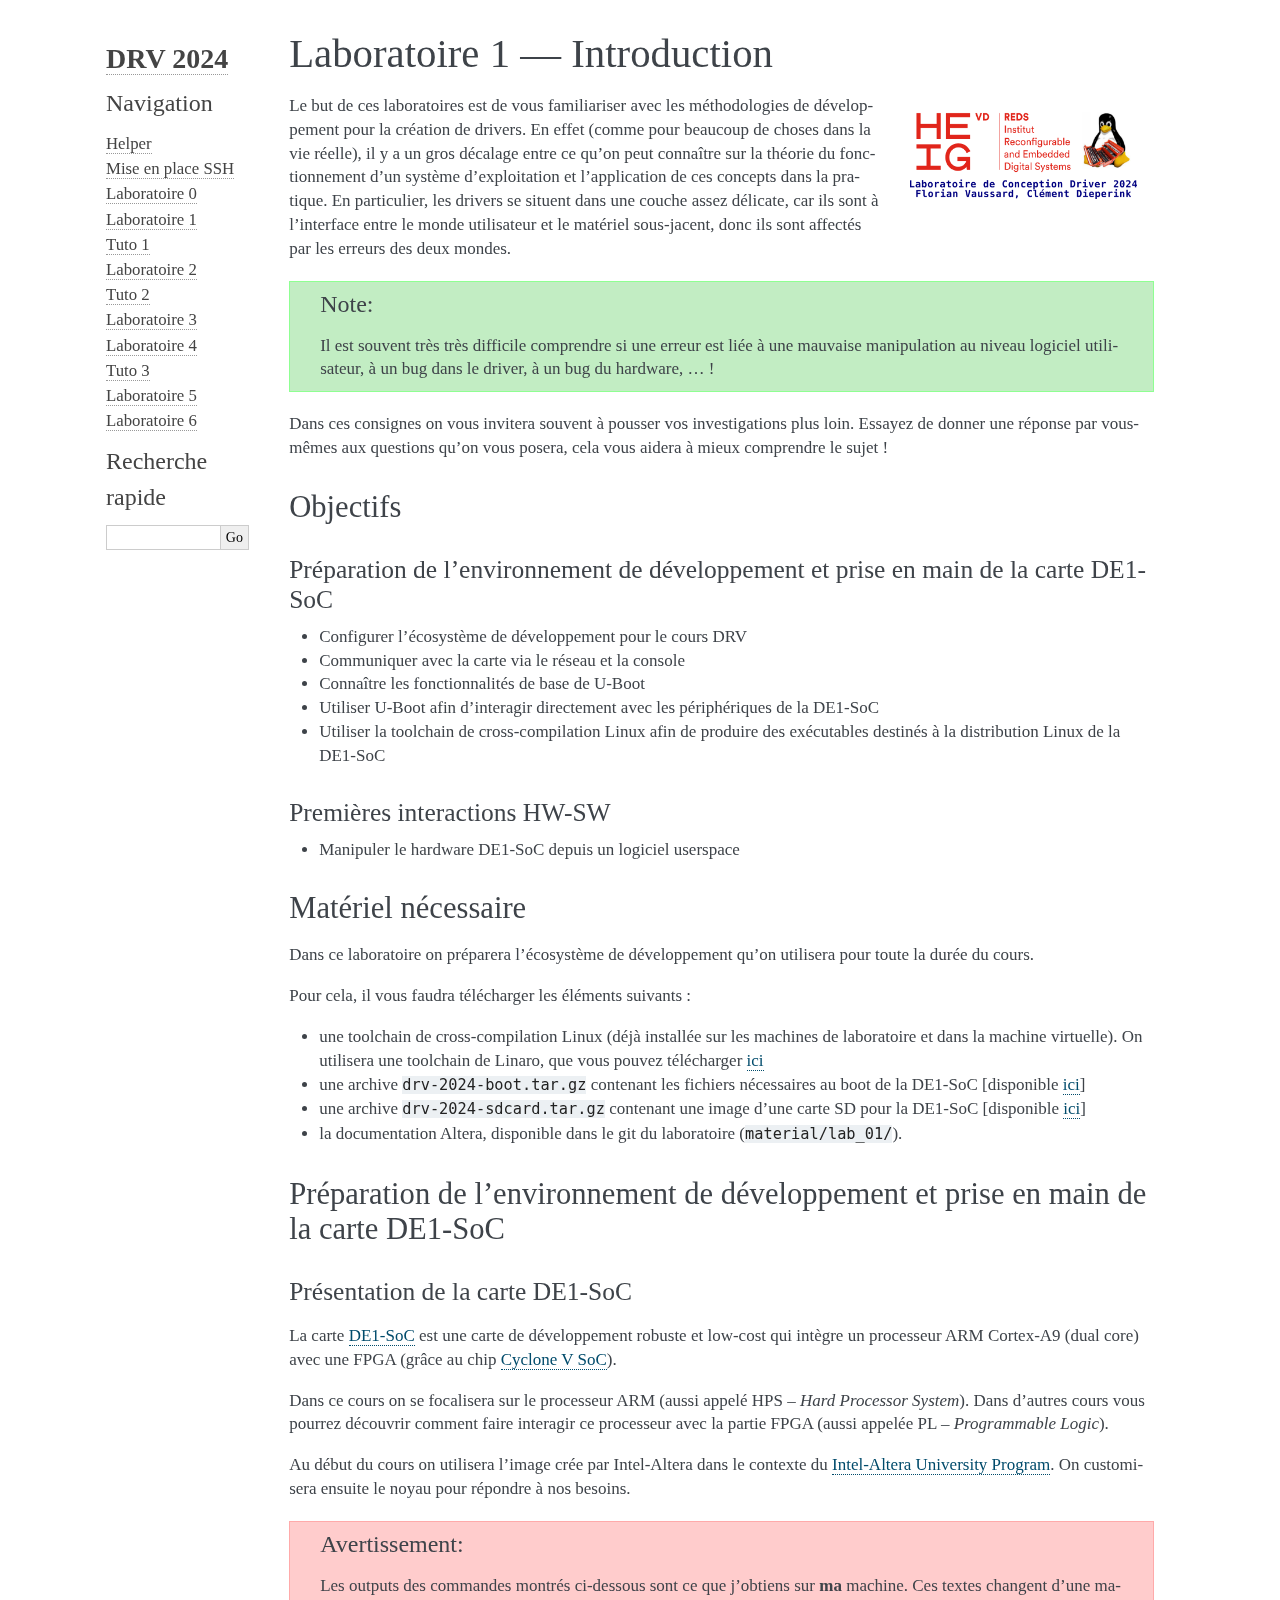
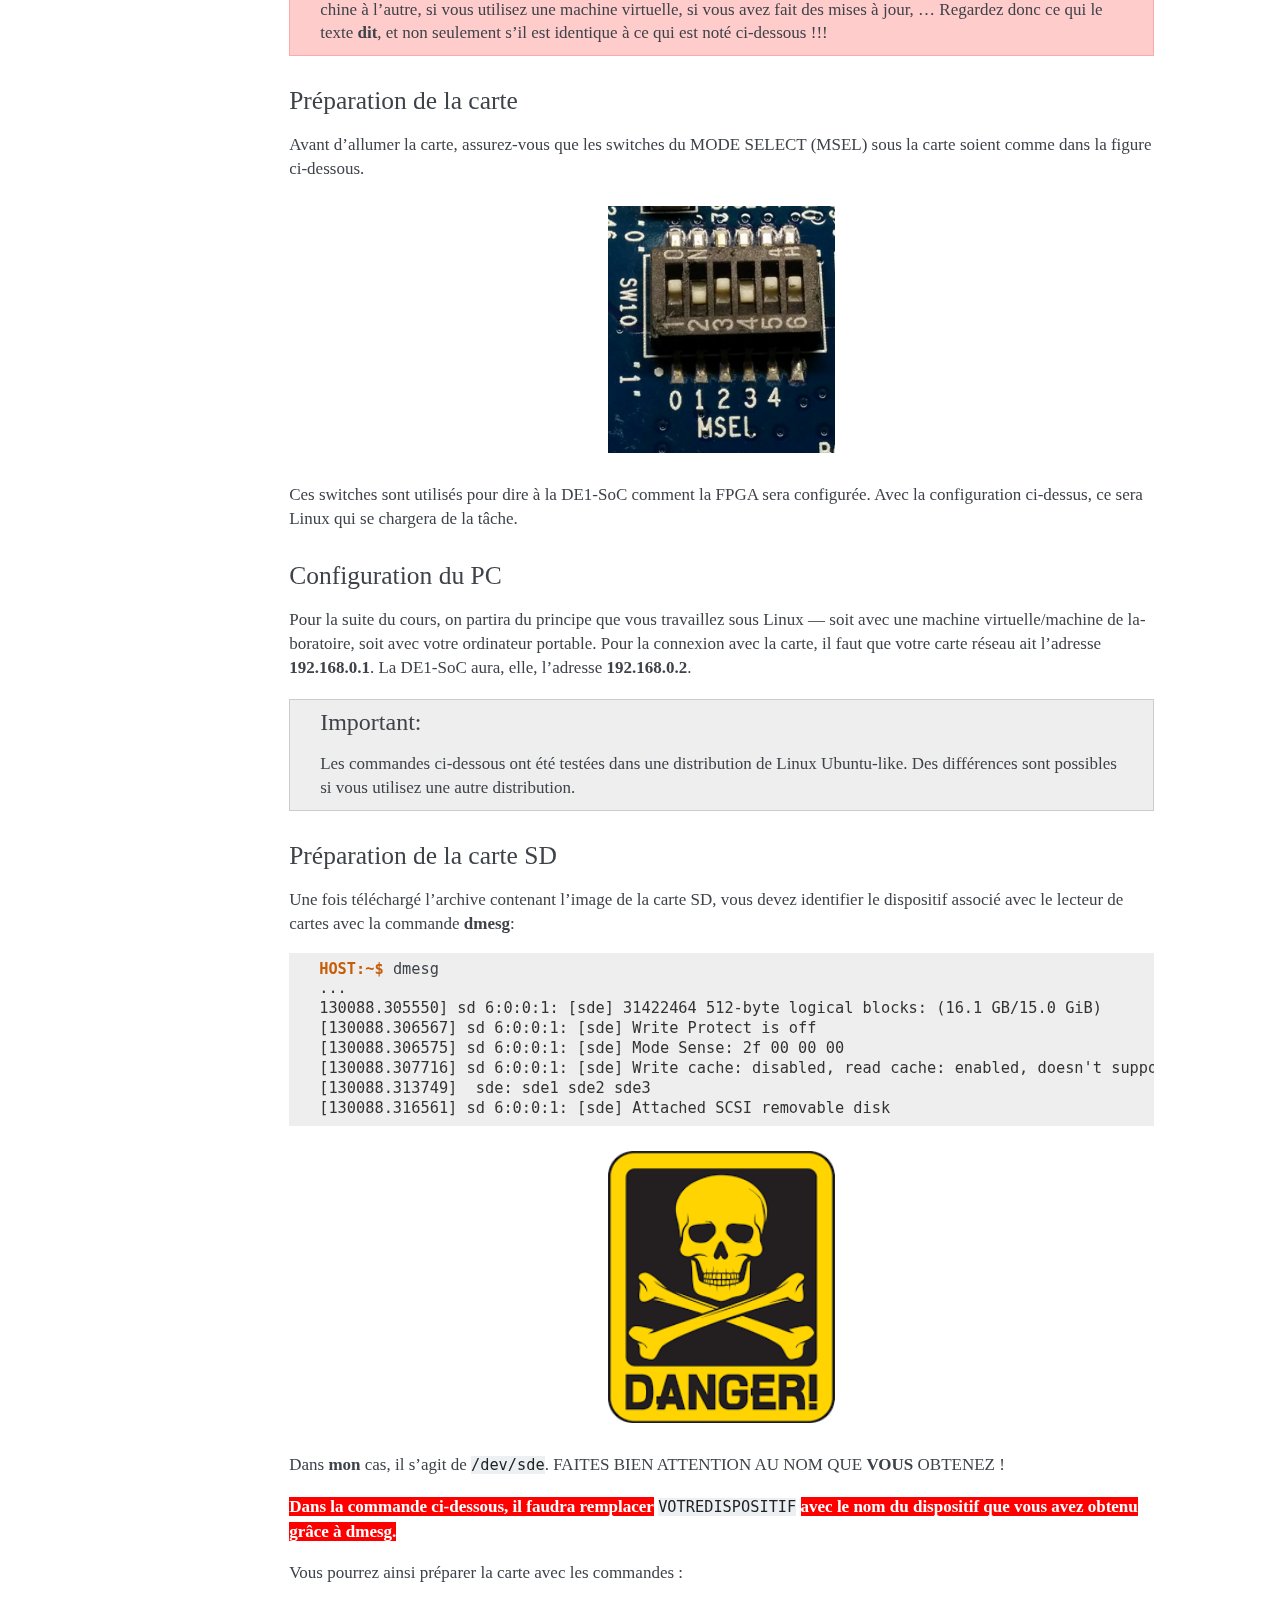
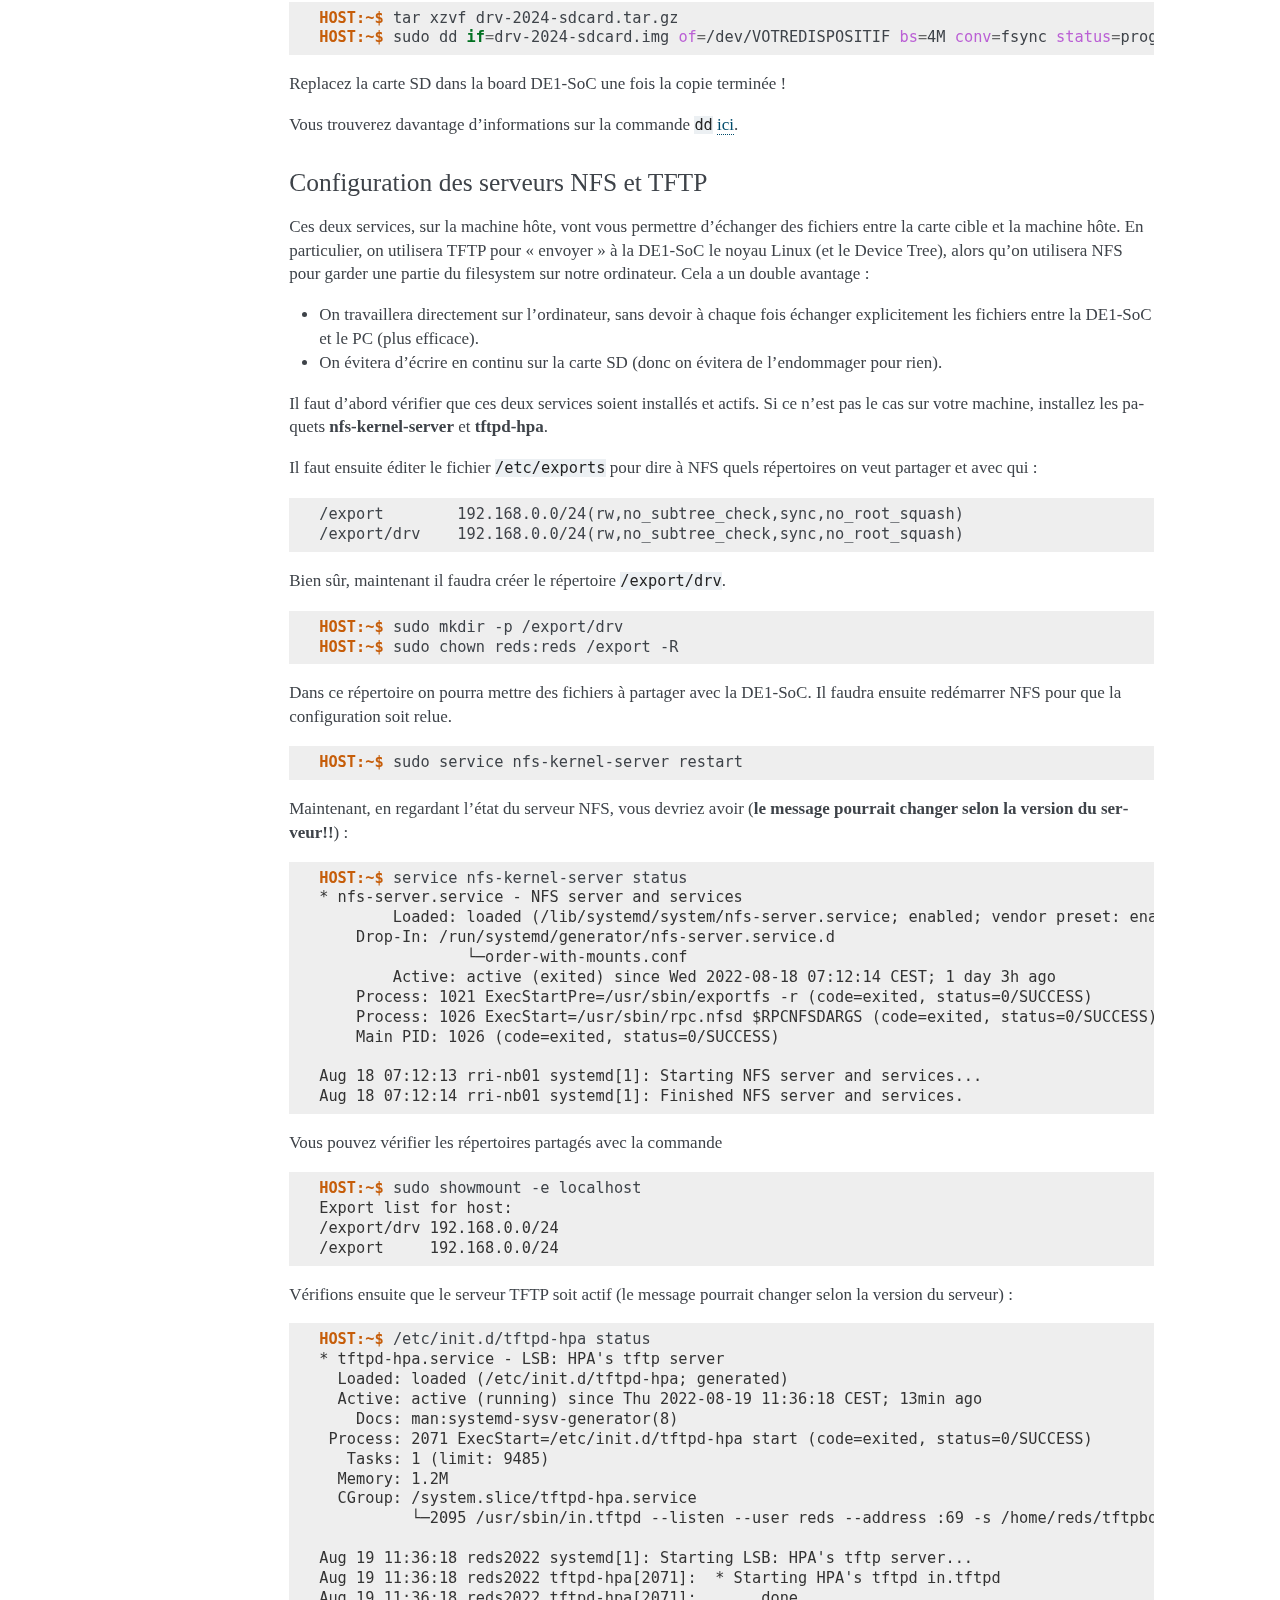
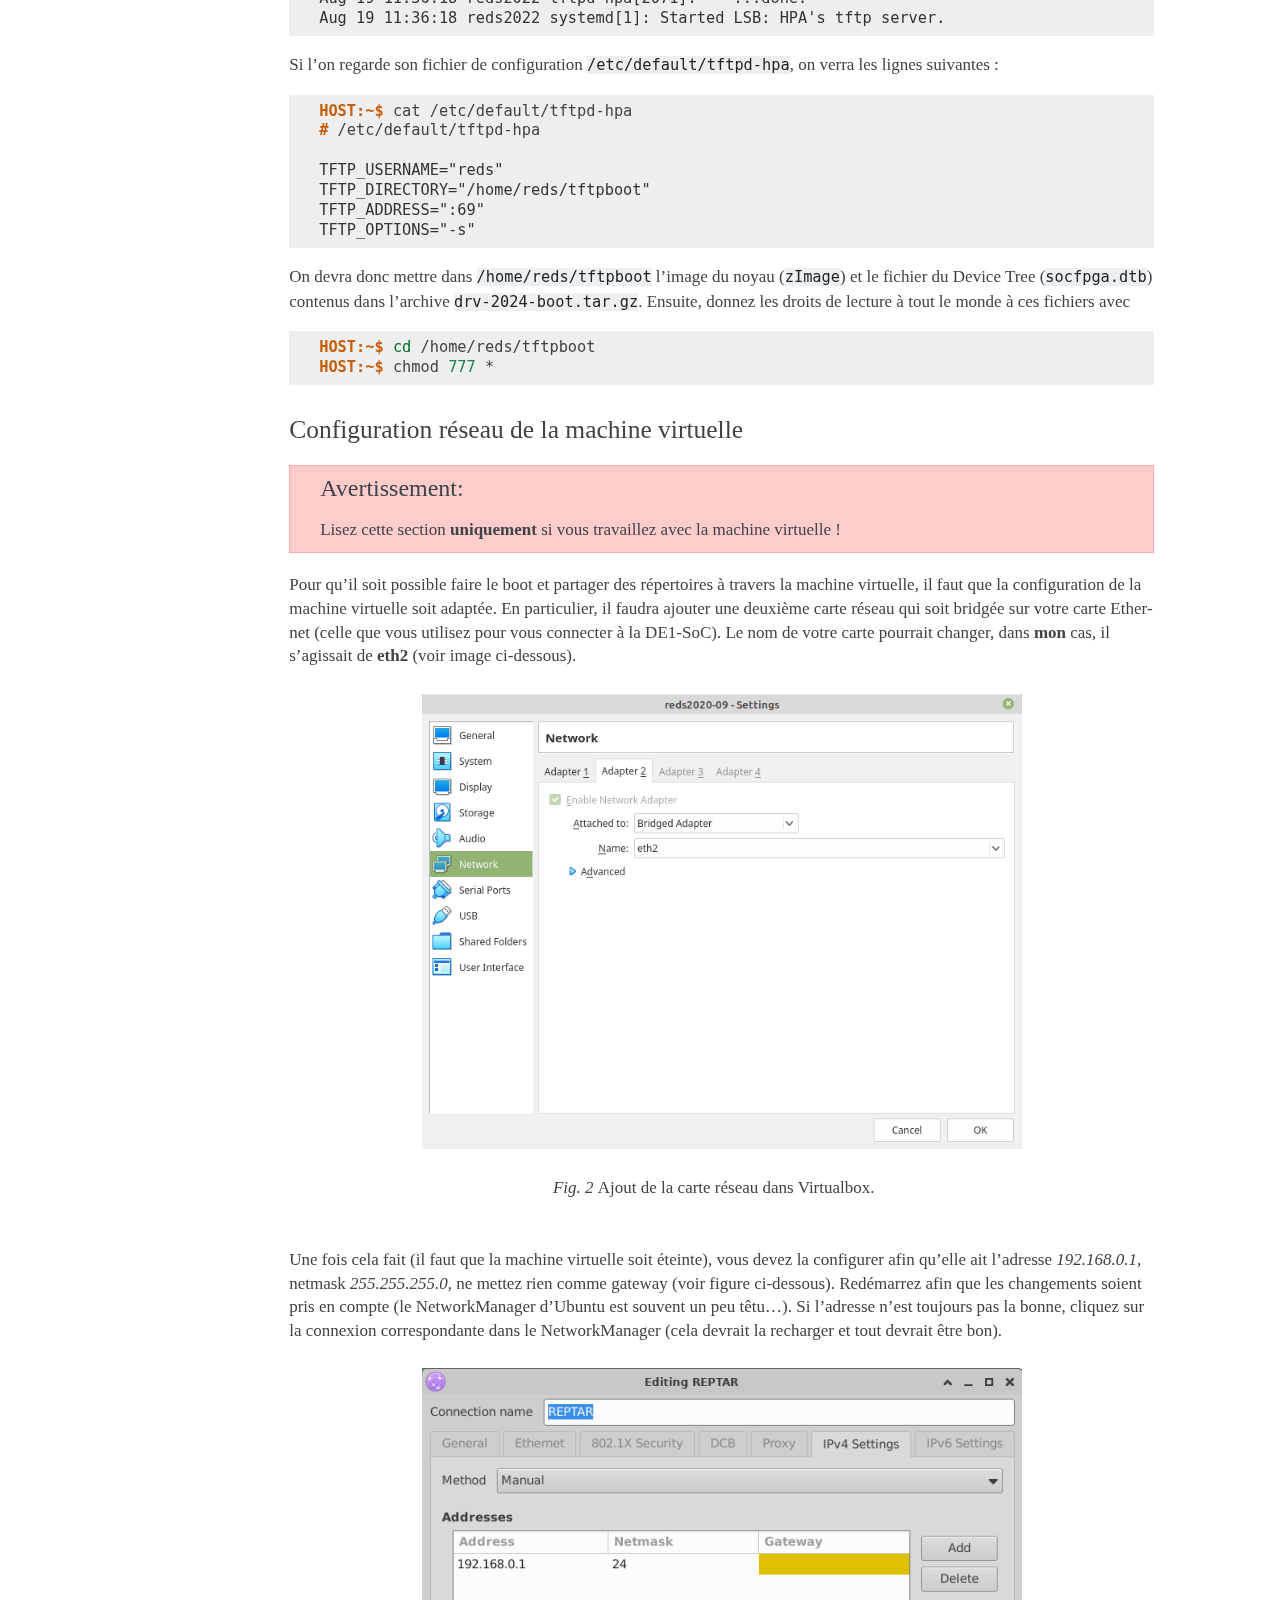
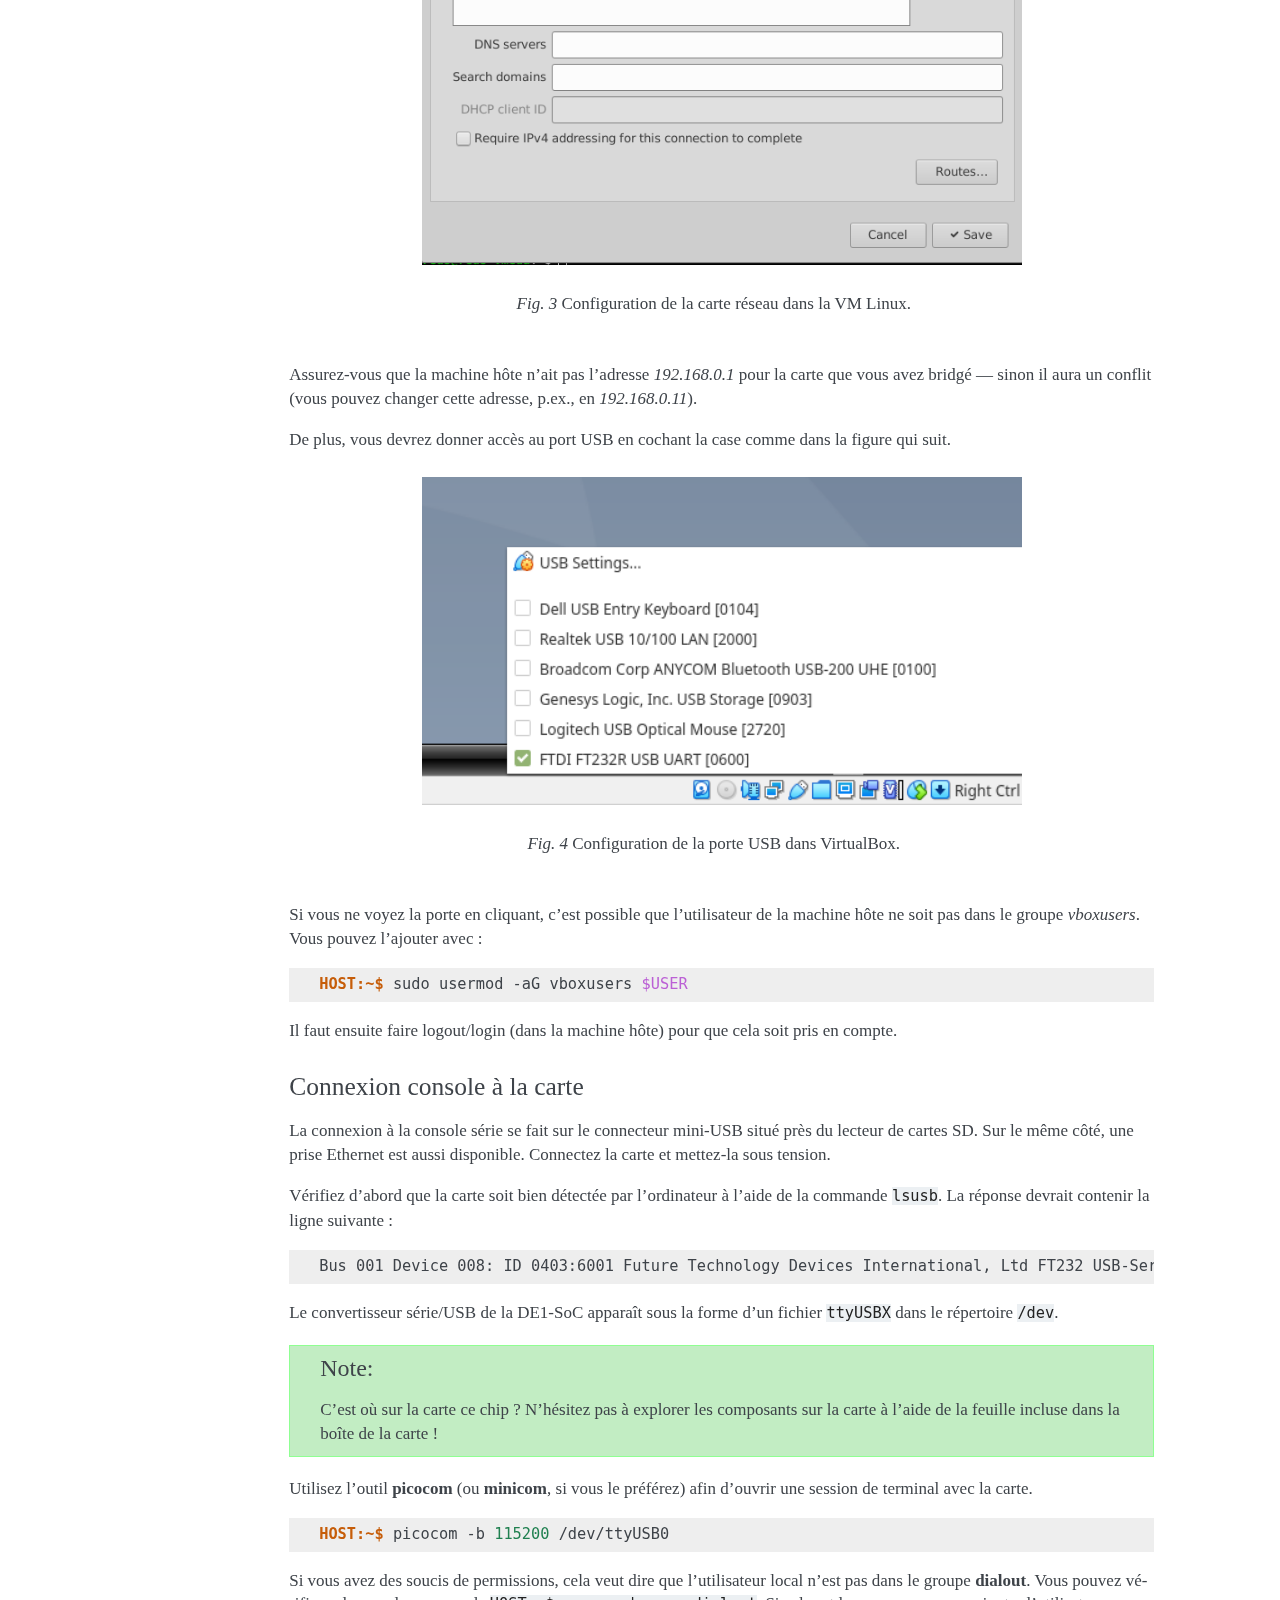
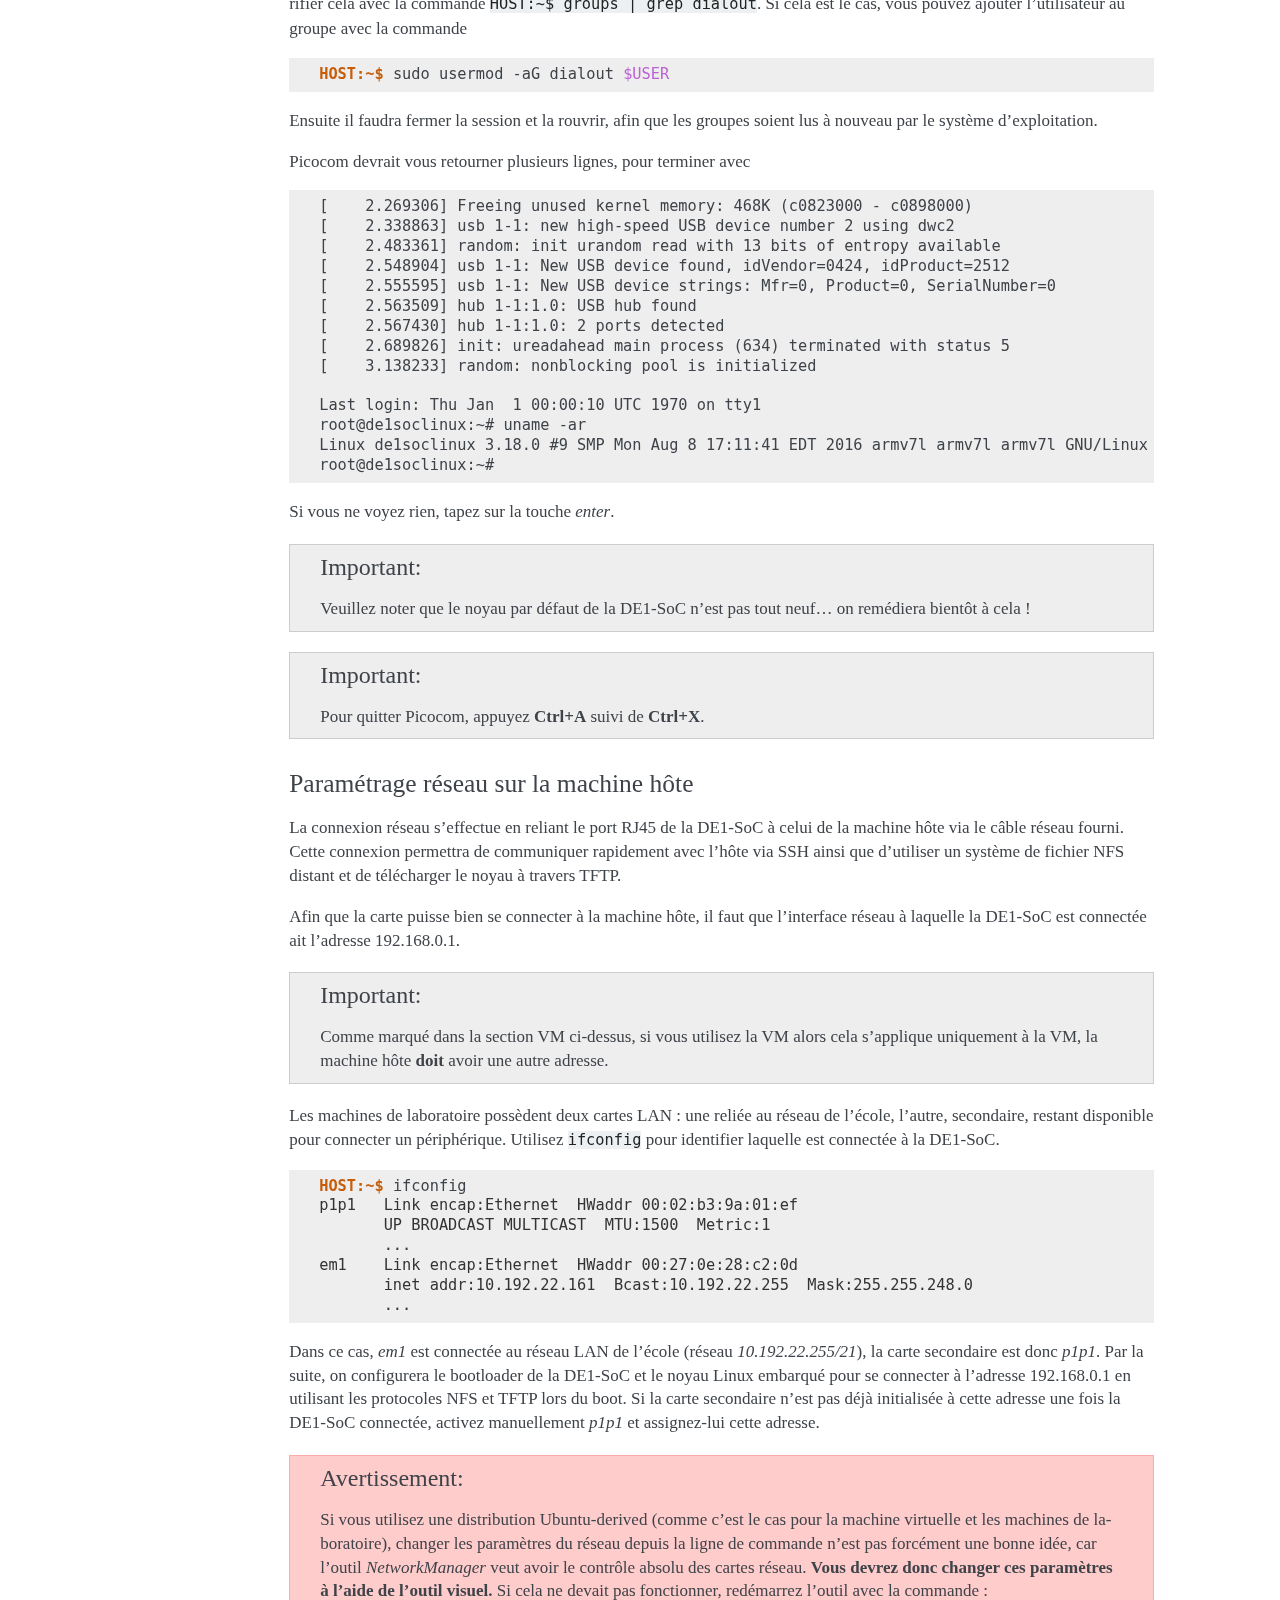
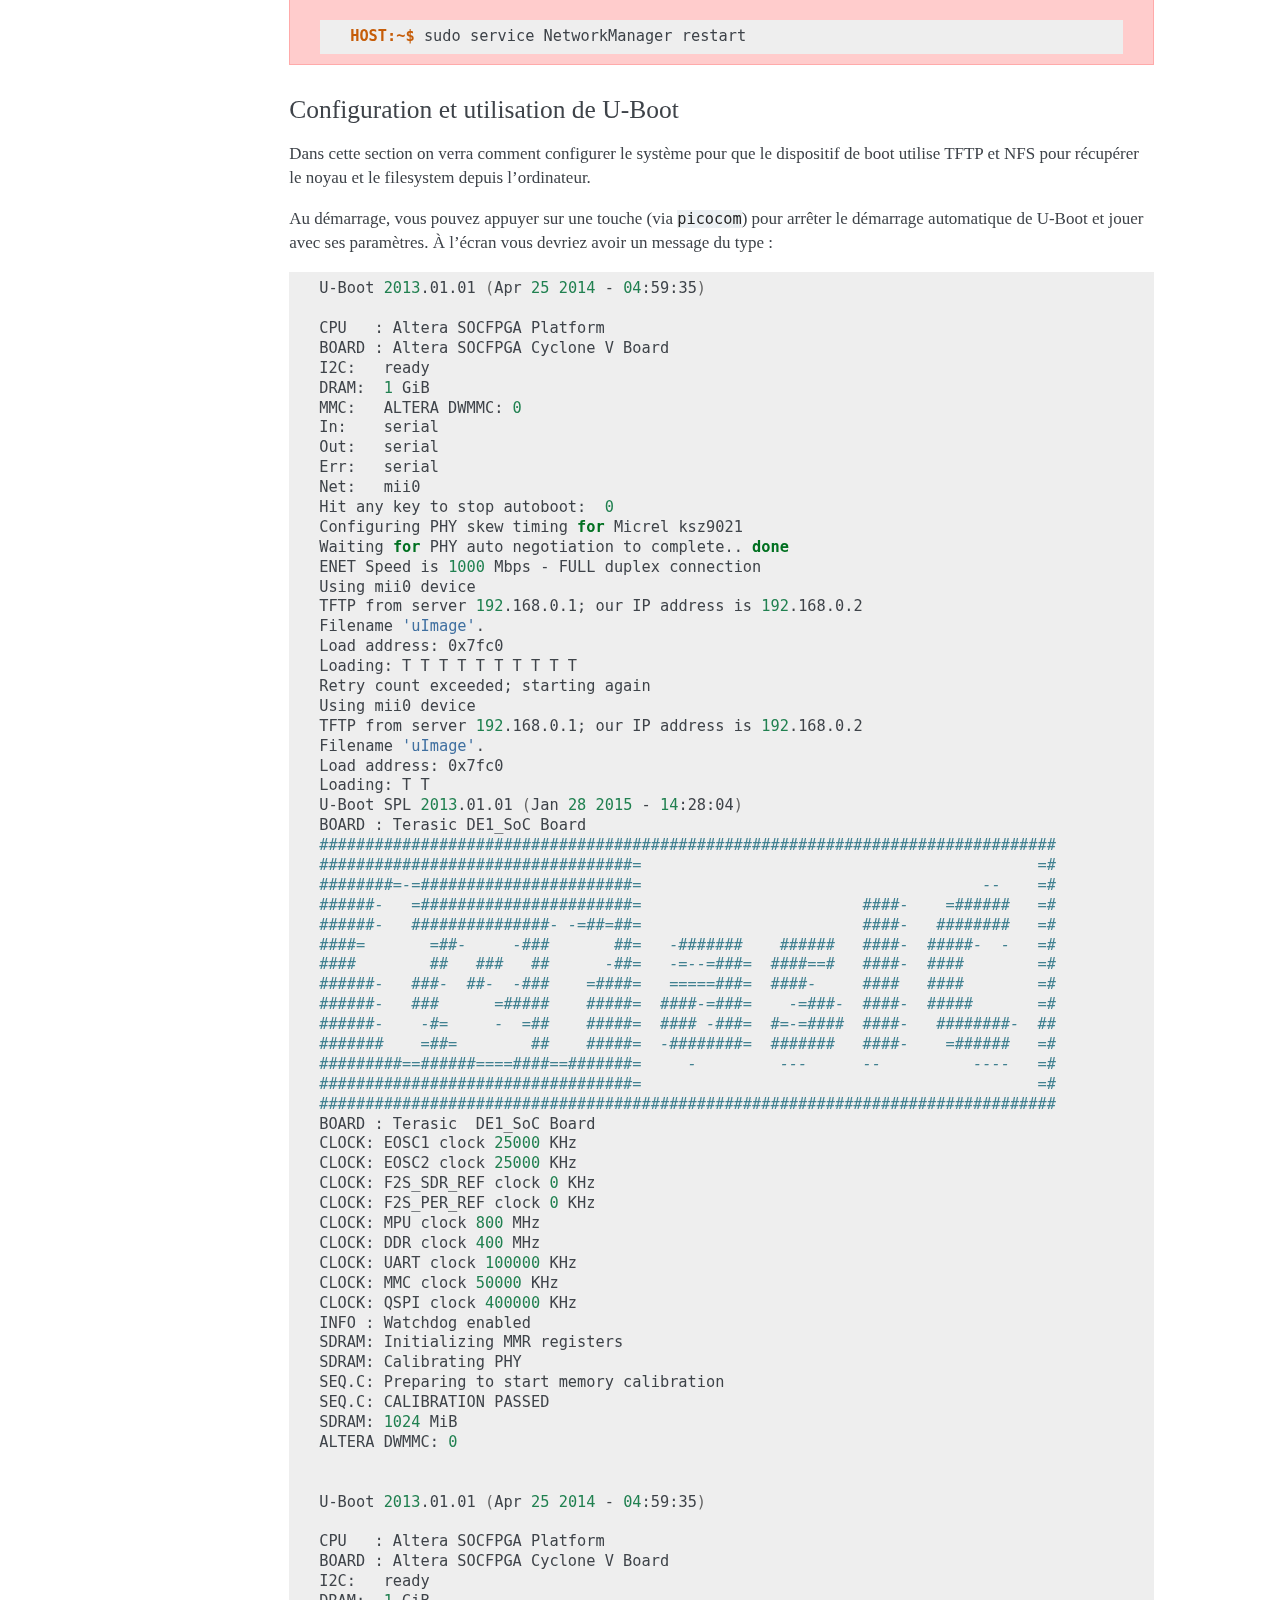
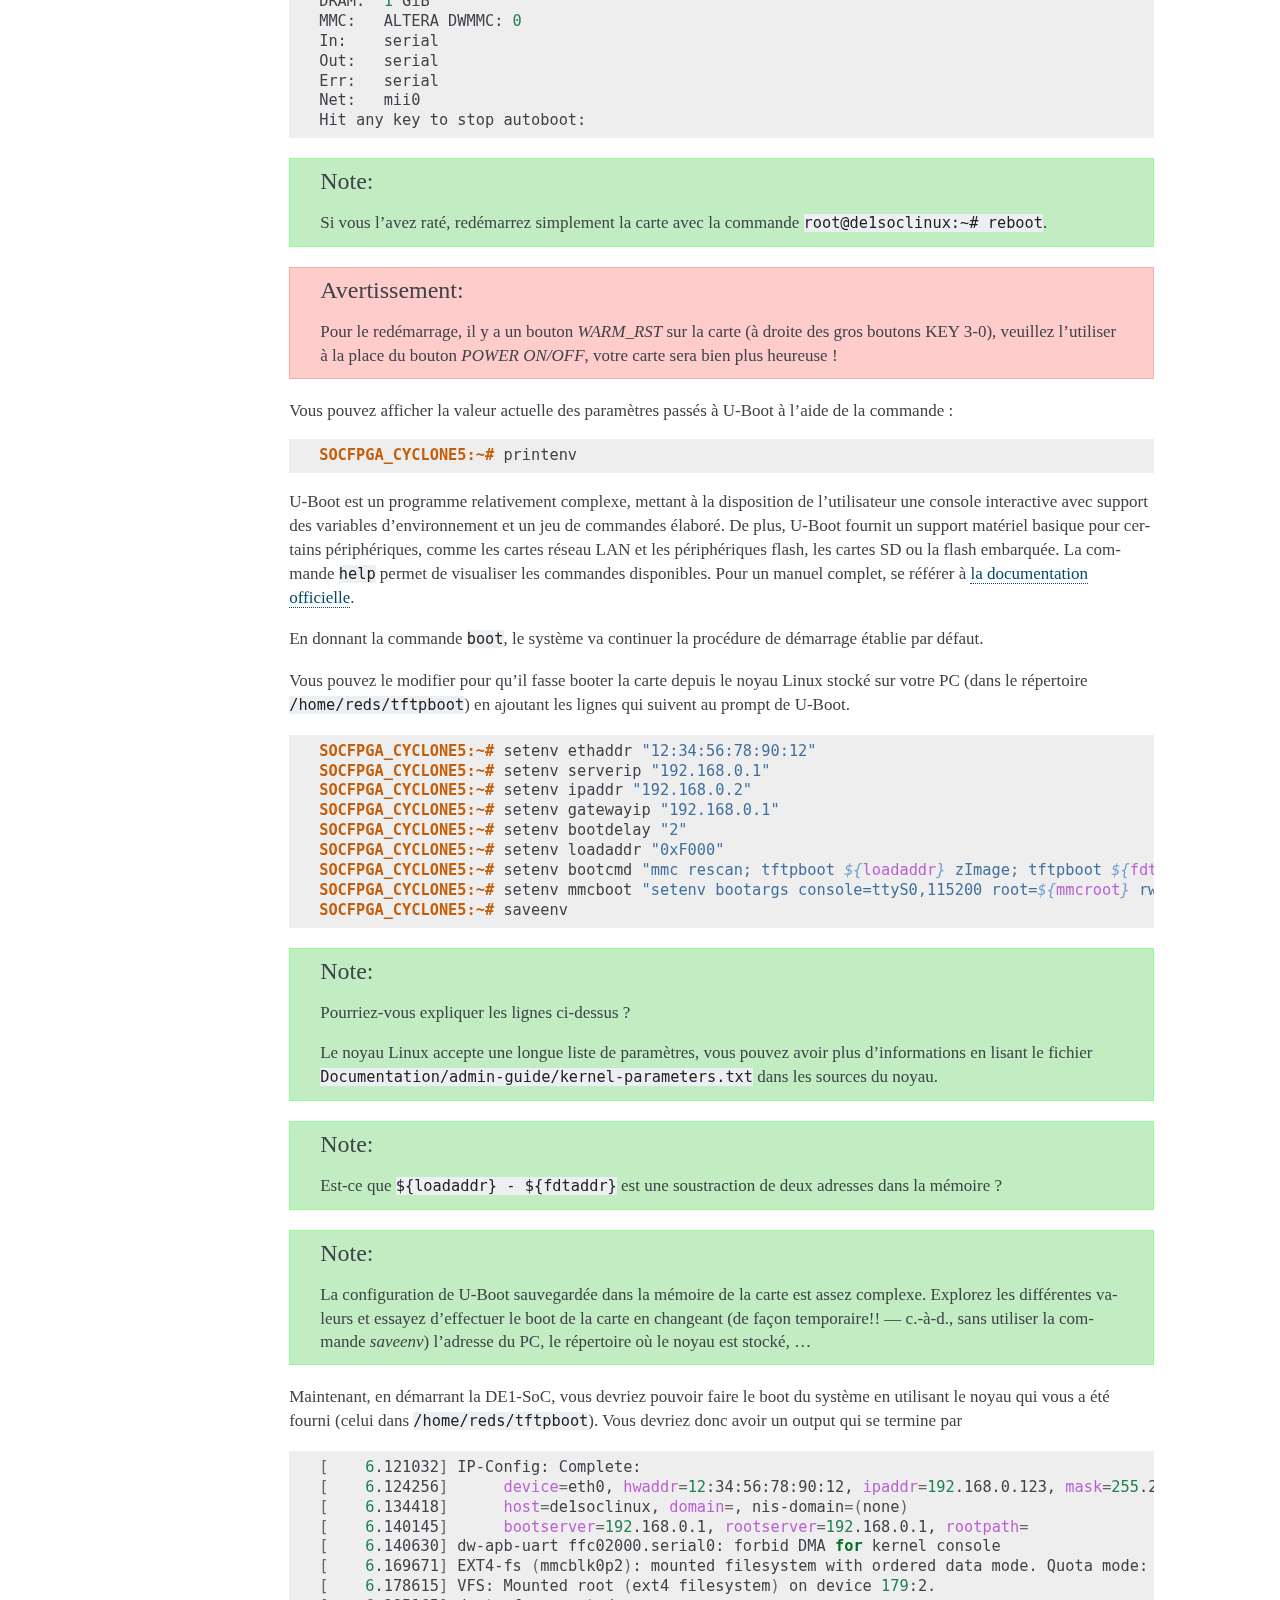
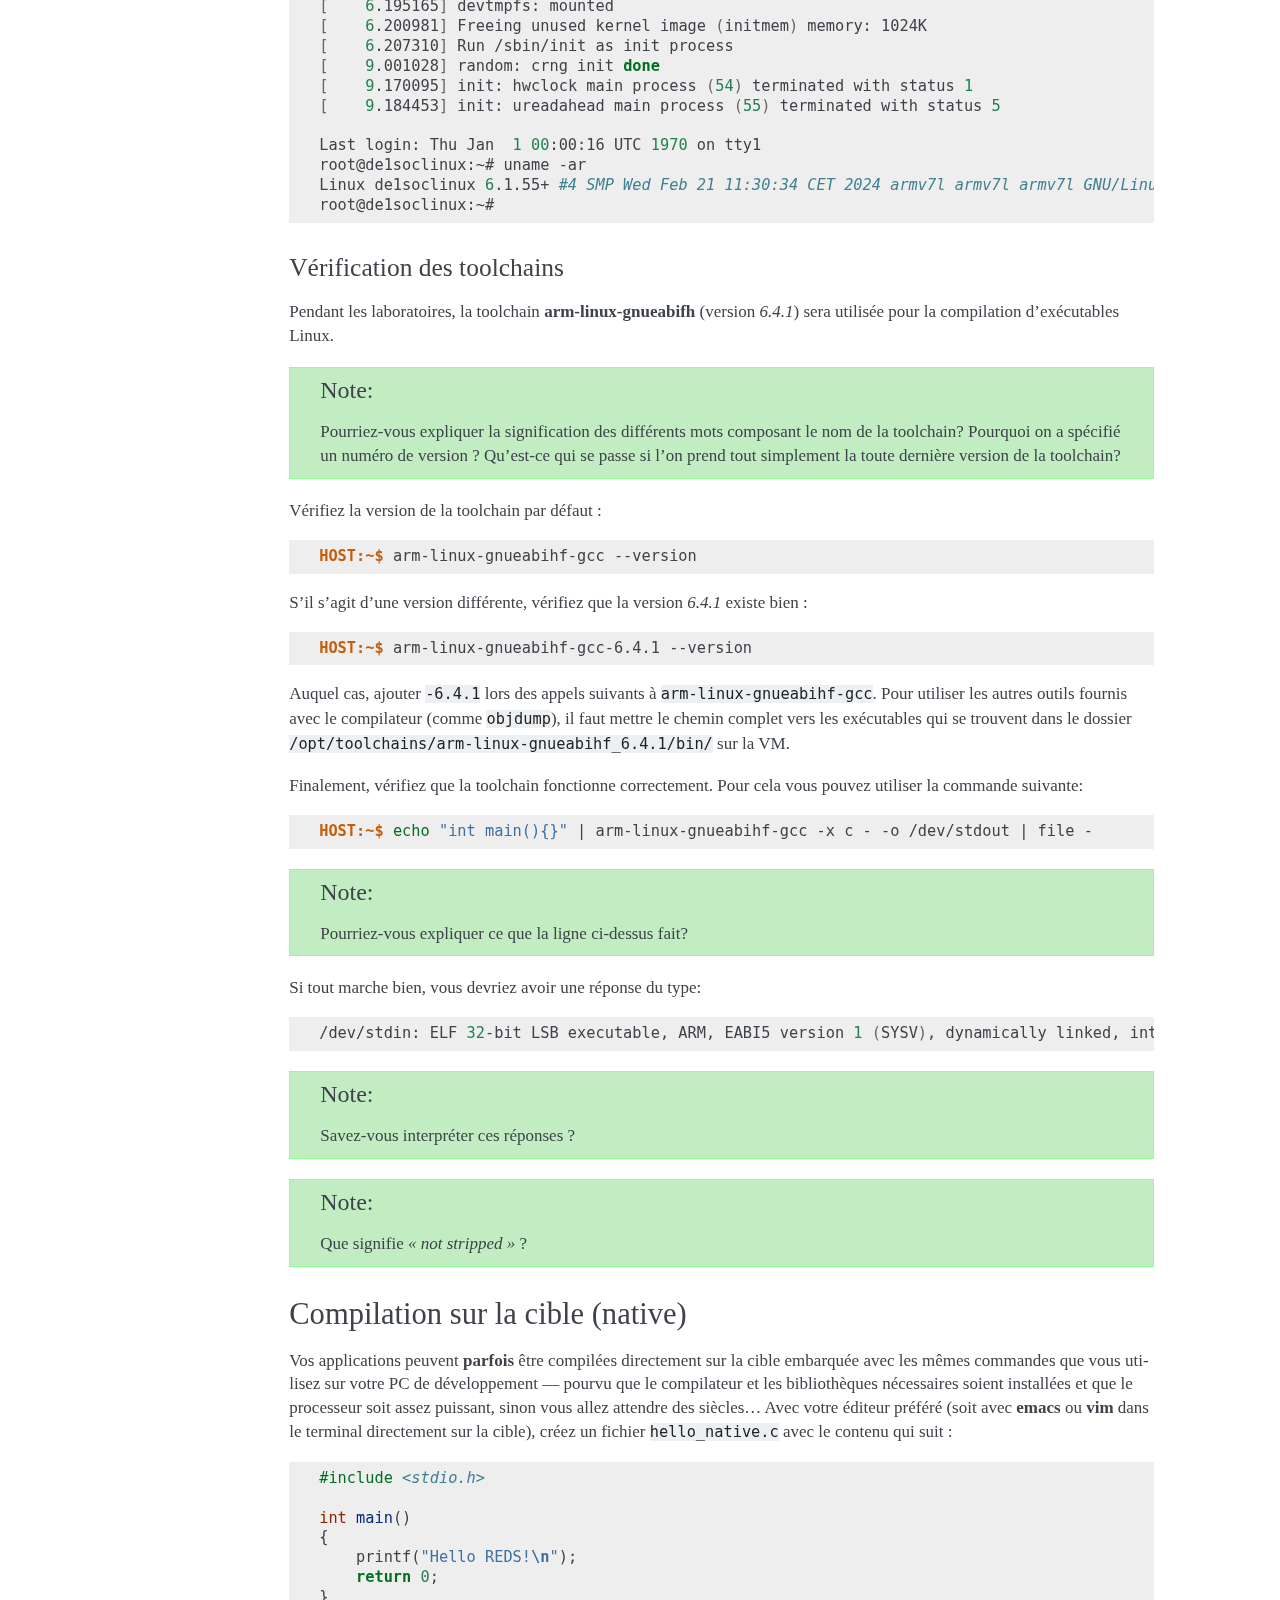
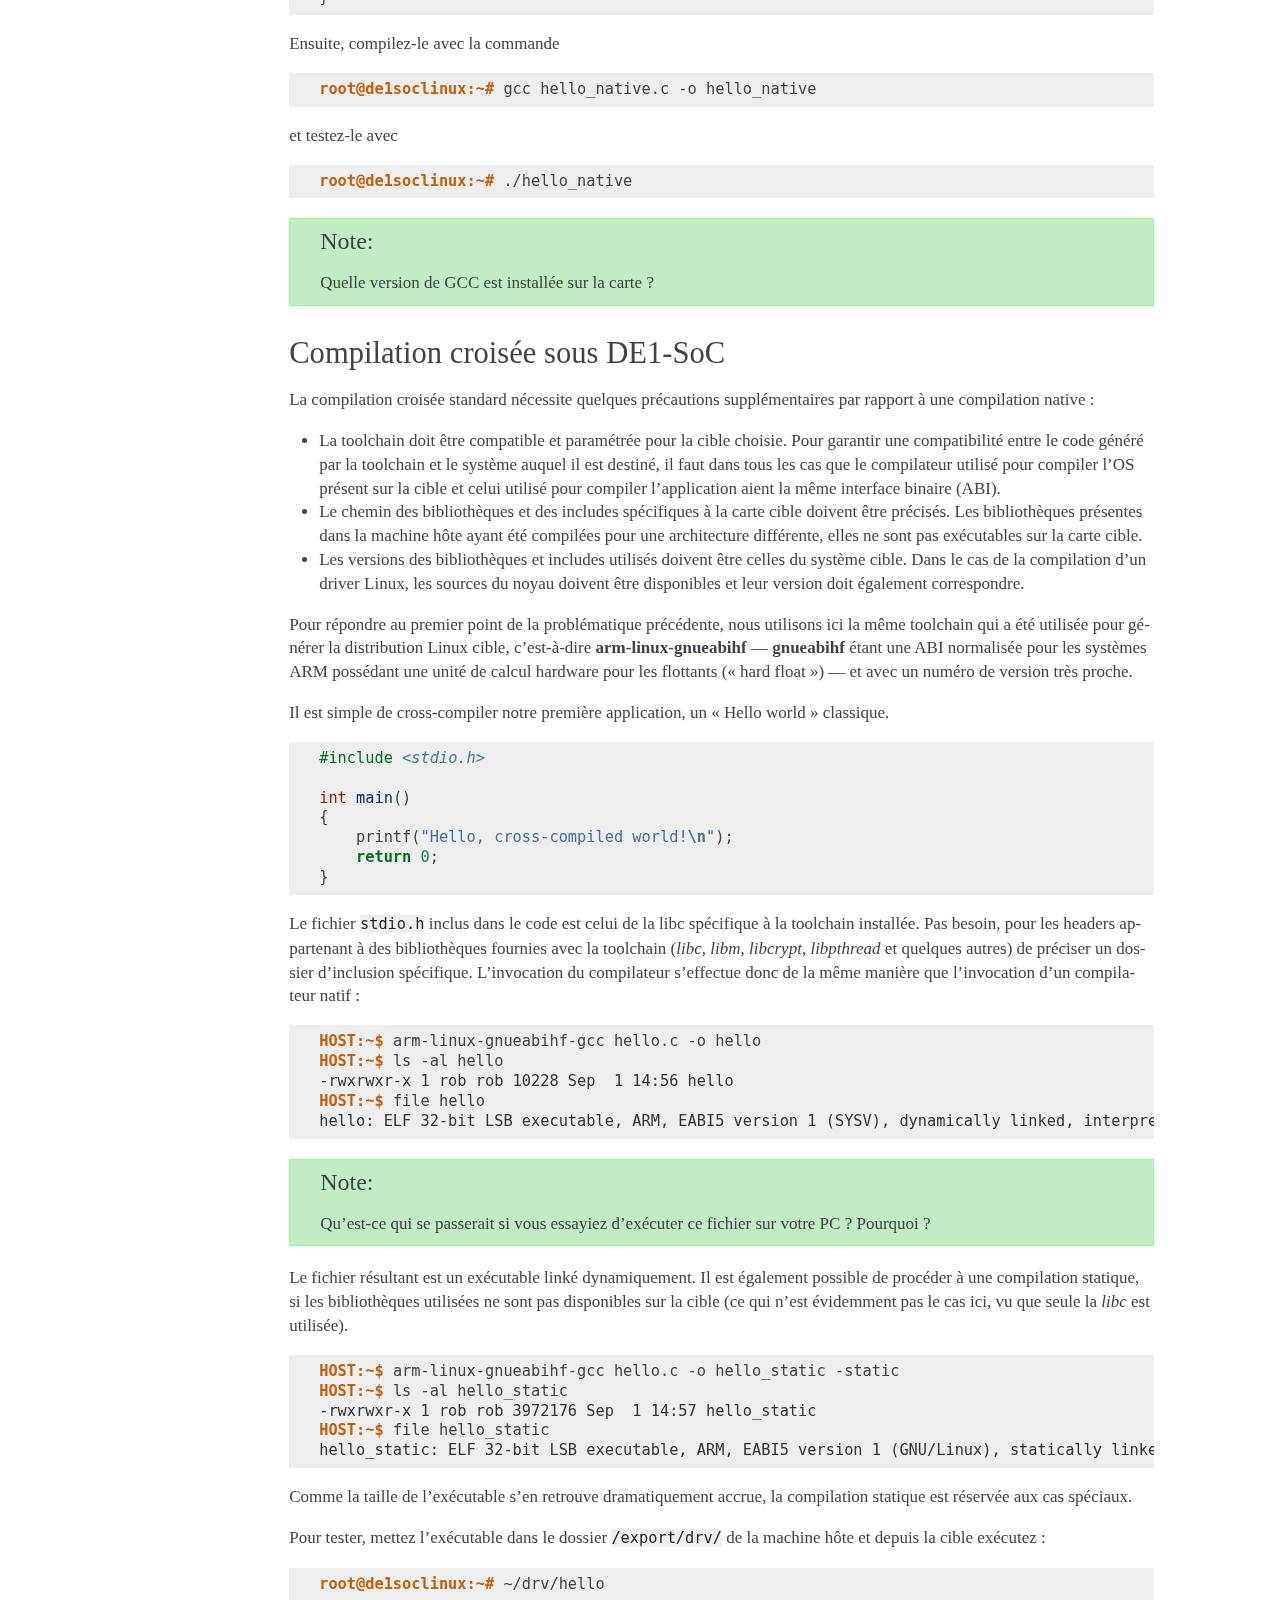
<file: docs/lab_01/lab_01.html>
<!DOCTYPE html>

<html lang="fr">
  <head>
    <meta charset="utf-8" />
    <meta name="viewport" content="width=device-width, initial-scale=1.0" /><meta name="generator" content="Docutils 0.17.1: http://docutils.sourceforge.net/" />

    <title>Laboratoire 1 — Introduction &#8212; Documentation DRV 2024 </title>
    <link rel="stylesheet" type="text/css" href="../_static/pygments.css" />
    <link rel="stylesheet" type="text/css" href="../_static/alabaster.css" />
    <link rel="stylesheet" type="text/css" href="../_static/color.css" />
    <script data-url_root="../" id="documentation_options" src="../_static/documentation_options.js"></script>
    <script src="../_static/jquery.js"></script>
    <script src="../_static/underscore.js"></script>
    <script src="../_static/doctools.js"></script>
    <script src="../_static/translations.js"></script>
    <link rel="index" title="Index" href="../genindex.html" />
    <link rel="search" title="Recherche" href="../search.html" />
    <link rel="next" title="Tutoriel 1 — Prise en main" href="../tuto_01/tuto_01.html" />
    <link rel="prev" title="Laboratoire 0 — Consolidation du langage C" href="../lab_00/lab_00.html" />
   
  <link rel="stylesheet" href="../_static/custom.css" type="text/css" />
  
  
  <meta name="viewport" content="width=device-width, initial-scale=0.9, maximum-scale=0.9" />

  </head><body>
  

    <div class="document">
      <div class="documentwrapper">
        <div class="bodywrapper">
          

          <div class="body" role="main">
            
  <section id="laboratoire-1-introduction">
<span id="laboratoire1"></span><h1>Laboratoire 1 — Introduction<a class="headerlink" href="#laboratoire-1-introduction" title="Lien permanent vers ce titre">¶</a></h1>
<figure class="align-right">
<a class="reference internal image-reference" href="../_images/logo_drv.png"><img alt="../_images/logo_drv.png" src="../_images/logo_drv.png" style="width: 6cm;" /></a>
</figure>
<p>Le but de ces laboratoires est de vous familiariser avec les méthodologies de développement pour la création de drivers.
En effet (comme pour beaucoup de choses dans la vie réelle), il y a un gros décalage entre ce qu’on peut connaître sur la
théorie du fonctionnement d’un système d’exploitation et l’application de ces concepts dans la pratique.
En particulier, les drivers se situent dans une couche assez délicate, car ils sont à l’interface entre le monde utilisateur et le
matériel sous-jacent, donc ils sont affectés par les erreurs des deux mondes.</p>
<div class="admonition note">
<p class="admonition-title">Note</p>
<p>Il est souvent très très difficile comprendre si une erreur est liée à une mauvaise manipulation au niveau logiciel utilisateur,
à un bug dans le driver, à un bug du hardware, … !</p>
</div>
<p>Dans ces consignes on vous invitera souvent à pousser vos investigations plus loin.
Essayez de donner une réponse par vous-mêmes aux questions qu’on vous posera,
cela vous aidera à mieux comprendre le sujet !</p>
<section id="objectifs">
<h2>Objectifs<a class="headerlink" href="#objectifs" title="Lien permanent vers ce titre">¶</a></h2>
<section id="preparation-de-l-environnement-de-developpement-et-prise-en-main-de-la-carte-de1-soc">
<h3>Préparation de l’environnement de développement et prise en main de la carte DE1-SoC<a class="headerlink" href="#preparation-de-l-environnement-de-developpement-et-prise-en-main-de-la-carte-de1-soc" title="Lien permanent vers ce titre">¶</a></h3>
<ul class="simple">
<li><p>Configurer l’écosystème de développement pour le cours DRV</p></li>
<li><p>Communiquer avec la carte via le réseau et la console</p></li>
<li><p>Connaître les fonctionnalités de base de U-Boot</p></li>
<li><p>Utiliser U-Boot afin d’interagir directement avec les périphériques de la DE1-SoC</p></li>
<li><p>Utiliser la toolchain de cross-compilation Linux afin de produire des exécutables destinés à la distribution Linux de la DE1-SoC</p></li>
</ul>
</section>
<section id="premieres-interactions-hw-sw">
<h3>Premières interactions HW-SW<a class="headerlink" href="#premieres-interactions-hw-sw" title="Lien permanent vers ce titre">¶</a></h3>
<ul class="simple">
<li><p>Manipuler le hardware DE1-SoC depuis un logiciel userspace</p></li>
</ul>
</section>
</section>
<section id="materiel-necessaire">
<h2>Matériel nécessaire<a class="headerlink" href="#materiel-necessaire" title="Lien permanent vers ce titre">¶</a></h2>
<p>Dans ce laboratoire on préparera l’écosystème de développement qu’on utilisera pour toute la durée du cours.</p>
<p>Pour cela, il vous faudra télécharger les éléments suivants :</p>
<ul class="simple">
<li><p>une toolchain de cross-compilation Linux (déjà installée sur les machines de laboratoire et dans la
machine virtuelle). On utilisera une toolchain de Linaro, que vous pouvez
télécharger <a class="reference external" href="https://releases.linaro.org/components/toolchain/binaries/6.4-2018.05/arm-linux-gnueabihf/gcc-linaro-6.4.1-2018.05-x86_64_arm-linux-gnueabihf.tar.xz">ici</a></p></li>
<li><p>une archive <code class="file docutils literal notranslate"><span class="pre">drv-2024-boot.tar.gz</span></code> contenant les fichiers nécessaires au boot de la DE1-SoC [disponible <a class="reference external" href="http://reds-data.heig-vd.ch/cours/2024_drv/drv-2024-boot.tar.gz">ici</a>]</p></li>
<li><p>une archive <code class="file docutils literal notranslate"><span class="pre">drv-2024-sdcard.tar.gz</span></code> contenant une image d’une carte SD pour la DE1-SoC [disponible <a class="reference external" href="http://reds-data.heig-vd.ch/cours/2024_drv/drv-2024-sdcard.tar.gz">ici</a>]</p></li>
<li><p>la documentation Altera, disponible dans le git du laboratoire (<code class="file docutils literal notranslate"><span class="pre">material/lab_01/</span></code>).</p></li>
</ul>
</section>
<section id="id1">
<h2>Préparation de l’environnement de développement et prise en main de la carte DE1-SoC<a class="headerlink" href="#id1" title="Lien permanent vers ce titre">¶</a></h2>
<section id="presentation-de-la-carte-de1-soc">
<h3>Présentation de la carte DE1-SoC<a class="headerlink" href="#presentation-de-la-carte-de1-soc" title="Lien permanent vers ce titre">¶</a></h3>
<p>La carte <a class="reference external" href="https://www.terasic.com.tw/cgi-bin/page/archive.pl?Language=English&amp;No=836">DE1-SoC</a>
est une carte de développement robuste et low-cost qui intègre un processeur ARM Cortex-A9 (dual core)
avec une FPGA (grâce au chip <a class="reference external" href="https://www.intel.com/content/www/us/en/products/programmable/soc/cyclone-v.html">Cyclone V SoC</a>).</p>
<p>Dans ce cours on se focalisera sur le processeur ARM (aussi appelé HPS – <em>Hard Processor System</em>).
Dans d’autres cours vous pourrez découvrir comment faire interagir ce processeur avec la partie FPGA
(aussi appelée PL – <em>Programmable Logic</em>).</p>
<p>Au début du cours on utilisera l’image crée par Intel-Altera dans le contexte du
<a class="reference external" href="https://www.intel.com/content/www/us/en/developer/topic-technology/fpga-academic/overview.html">Intel-Altera University Program</a>.
On customisera ensuite le noyau pour répondre à nos besoins.</p>
<div class="admonition warning">
<p class="admonition-title">Avertissement</p>
<p>Les outputs des commandes montrés ci-dessous sont ce que j’obtiens sur <strong>ma</strong> machine.
Ces textes changent d’une machine à l’autre, si vous utilisez une machine virtuelle,
si vous avez fait des mises à jour, …
Regardez donc ce qui le texte <strong>dit</strong>, et non seulement s’il est identique à ce qui
est noté ci-dessous !!!</p>
</div>
</section>
<section id="preparation-de-la-carte">
<h3>Préparation de la carte<a class="headerlink" href="#preparation-de-la-carte" title="Lien permanent vers ce titre">¶</a></h3>
<p>Avant d’allumer la carte, assurez-vous que les switches du MODE SELECT (MSEL) sous
la carte soient comme dans la figure ci-dessous.</p>
<figure class="align-center">
<a class="reference internal image-reference" href="../_images/msel.png"><img alt="../_images/msel.png" src="../_images/msel.png" style="width: 6cm;" /></a>
</figure>
<p>Ces switches sont utilisés pour dire à la DE1-SoC comment la FPGA sera configurée.
Avec la configuration ci-dessus, ce sera Linux qui se chargera de la tâche.</p>
</section>
<section id="configuration-du-pc">
<h3>Configuration du PC<a class="headerlink" href="#configuration-du-pc" title="Lien permanent vers ce titre">¶</a></h3>
<p>Pour la suite du cours, on partira du principe que vous travaillez sous Linux
— soit avec une machine virtuelle/machine de laboratoire, soit avec votre ordinateur portable.
Pour la connexion avec la carte, il faut que votre carte réseau ait l’adresse <strong>192.168.0.1</strong>.
La DE1-SoC aura, elle, l’adresse <strong>192.168.0.2</strong>.</p>
<div class="admonition important">
<p class="admonition-title">Important</p>
<p>Les commandes ci-dessous ont été testées dans une distribution de
Linux Ubuntu-like.
Des différences sont possibles si vous utilisez une autre
distribution.</p>
</div>
</section>
<section id="preparation-de-la-carte-sd">
<h3>Préparation de la carte SD<a class="headerlink" href="#preparation-de-la-carte-sd" title="Lien permanent vers ce titre">¶</a></h3>
<p>Une fois téléchargé l’archive contenant l’image de la carte SD, vous devez identifier le dispositif associé avec le lecteur de cartes avec la commande <strong>dmesg</strong>:</p>
<div class="highlight-console notranslate"><div class="highlight"><pre><span></span><span class="gp">HOST:~$ </span>dmesg
<span class="go">...</span>
<span class="go">130088.305550] sd 6:0:0:1: [sde] 31422464 512-byte logical blocks: (16.1 GB/15.0 GiB)</span>
<span class="go">[130088.306567] sd 6:0:0:1: [sde] Write Protect is off</span>
<span class="go">[130088.306575] sd 6:0:0:1: [sde] Mode Sense: 2f 00 00 00</span>
<span class="go">[130088.307716] sd 6:0:0:1: [sde] Write cache: disabled, read cache: enabled, doesn&#39;t support DPO or FUA</span>
<span class="go">[130088.313749]  sde: sde1 sde2 sde3</span>
<span class="go">[130088.316561] sd 6:0:0:1: [sde] Attached SCSI removable disk</span>
</pre></div>
</div>
<figure class="align-center">
<a class="reference internal image-reference" href="../_images/skull.png"><img alt="../_images/skull.png" src="../_images/skull.png" style="width: 6cm;" /></a>
</figure>
<p>Dans <strong>mon</strong> cas, il s’agit de <code class="file docutils literal notranslate"><span class="pre">/dev/sde</span></code>. FAITES BIEN ATTENTION AU NOM QUE
<strong>VOUS</strong> OBTENEZ !</p>
<p><span class="boldred">Dans la commande ci-dessous, il faudra remplacer</span>
<code class="file docutils literal notranslate"><span class="pre">VOTREDISPOSITIF</span></code>
<span class="boldred">avec le nom du dispositif que vous avez obtenu grâce à dmesg.</span></p>
<p>Vous pourrez ainsi préparer la carte avec les commandes :</p>
<div class="highlight-console notranslate"><div class="highlight"><pre><span></span><span class="gp">HOST:~$ </span>tar xzvf drv-2024-sdcard.tar.gz
<span class="gp">HOST:~$ </span>sudo dd <span class="k">if</span><span class="o">=</span>drv-2024-sdcard.img <span class="nv">of</span><span class="o">=</span>/dev/VOTREDISPOSITIF <span class="nv">bs</span><span class="o">=</span>4M <span class="nv">conv</span><span class="o">=</span>fsync <span class="nv">status</span><span class="o">=</span>progress
</pre></div>
</div>
<p>Replacez la carte SD dans la board DE1-SoC une fois la copie terminée !</p>
<p>Vous trouverez davantage d’informations sur la commande <code class="code docutils literal notranslate"><span class="pre">dd</span></code> <a class="reference external" href="https://en.wikipedia.org/wiki/Dd_(Unix)">ici</a>.</p>
</section>
<section id="configuration-des-serveurs-nfs-et-tftp">
<h3>Configuration des serveurs NFS et TFTP<a class="headerlink" href="#configuration-des-serveurs-nfs-et-tftp" title="Lien permanent vers ce titre">¶</a></h3>
<p>Ces deux services, sur la machine hôte, vont vous permettre d’échanger des fichiers entre la carte cible et la machine hôte.
En particulier, on utilisera TFTP pour « envoyer » à la DE1-SoC le noyau Linux (et le Device Tree), alors qu’on utilisera
NFS pour garder une partie du filesystem sur notre ordinateur.
Cela a un double avantage :</p>
<ul class="simple">
<li><p>On travaillera directement sur l’ordinateur, sans devoir à chaque fois échanger explicitement les fichiers entre la DE1-SoC et le PC (plus efficace).</p></li>
<li><p>On évitera d’écrire en continu sur la carte SD (donc on évitera de l’endommager pour rien).</p></li>
</ul>
<p>Il faut d’abord vérifier que ces deux services soient installés et actifs.
Si ce n’est pas le cas sur votre machine, installez les paquets
<strong>nfs-kernel-server</strong> et <strong>tftpd-hpa</strong>.</p>
<p>Il faut ensuite éditer le fichier <code class="file docutils literal notranslate"><span class="pre">/etc/exports</span></code> pour dire à NFS quels répertoires on veut partager
et avec qui :</p>
<div class="highlight-text notranslate"><div class="highlight"><pre><span></span>/export        192.168.0.0/24(rw,no_subtree_check,sync,no_root_squash)
/export/drv    192.168.0.0/24(rw,no_subtree_check,sync,no_root_squash)
</pre></div>
</div>
<p>Bien sûr, maintenant il faudra créer le répertoire <code class="file docutils literal notranslate"><span class="pre">/export/drv</span></code>.</p>
<div class="highlight-console notranslate"><div class="highlight"><pre><span></span><span class="gp">HOST:~$ </span>sudo mkdir -p /export/drv
<span class="gp">HOST:~$ </span>sudo chown reds:reds /export -R
</pre></div>
</div>
<p>Dans ce répertoire on pourra mettre des fichiers à partager avec la DE1-SoC.
Il faudra ensuite redémarrer NFS pour que la configuration soit relue.</p>
<div class="highlight-console notranslate"><div class="highlight"><pre><span></span><span class="gp">HOST:~$ </span>sudo service nfs-kernel-server restart
</pre></div>
</div>
<p>Maintenant, en regardant l’état du serveur NFS, vous devriez avoir
(<strong>le message pourrait changer selon la version du serveur!!</strong>) :</p>
<div class="highlight-console notranslate"><div class="highlight"><pre><span></span><span class="gp">HOST:~$ </span>service nfs-kernel-server status
<span class="go">* nfs-server.service - NFS server and services</span>
<span class="go">        Loaded: loaded (/lib/systemd/system/nfs-server.service; enabled; vendor preset: enabled)</span>
<span class="go">    Drop-In: /run/systemd/generator/nfs-server.service.d</span>
<span class="go">                └─order-with-mounts.conf</span>
<span class="go">        Active: active (exited) since Wed 2022-08-18 07:12:14 CEST; 1 day 3h ago</span>
<span class="go">    Process: 1021 ExecStartPre=/usr/sbin/exportfs -r (code=exited, status=0/SUCCESS)</span>
<span class="go">    Process: 1026 ExecStart=/usr/sbin/rpc.nfsd $RPCNFSDARGS (code=exited, status=0/SUCCESS)</span>
<span class="go">    Main PID: 1026 (code=exited, status=0/SUCCESS)</span>

<span class="go">Aug 18 07:12:13 rri-nb01 systemd[1]: Starting NFS server and services...</span>
<span class="go">Aug 18 07:12:14 rri-nb01 systemd[1]: Finished NFS server and services.</span>
</pre></div>
</div>
<p>Vous pouvez vérifier les répertoires partagés avec la commande</p>
<div class="highlight-console notranslate"><div class="highlight"><pre><span></span><span class="gp">HOST:~$ </span>sudo showmount -e localhost
<span class="go">Export list for host:</span>
<span class="go">/export/drv 192.168.0.0/24</span>
<span class="go">/export     192.168.0.0/24</span>
</pre></div>
</div>
<p>Vérifions ensuite que le serveur TFTP soit actif (le message pourrait changer selon la version du
serveur) :</p>
<div class="highlight-console notranslate"><div class="highlight"><pre><span></span><span class="gp">HOST:~$ </span>/etc/init.d/tftpd-hpa status
<span class="go">* tftpd-hpa.service - LSB: HPA&#39;s tftp server</span>
<span class="go">  Loaded: loaded (/etc/init.d/tftpd-hpa; generated)</span>
<span class="go">  Active: active (running) since Thu 2022-08-19 11:36:18 CEST; 13min ago</span>
<span class="go">    Docs: man:systemd-sysv-generator(8)</span>
<span class="go"> Process: 2071 ExecStart=/etc/init.d/tftpd-hpa start (code=exited, status=0/SUCCESS)</span>
<span class="go">   Tasks: 1 (limit: 9485)</span>
<span class="go">  Memory: 1.2M</span>
<span class="go">  CGroup: /system.slice/tftpd-hpa.service</span>
<span class="go">          └─2095 /usr/sbin/in.tftpd --listen --user reds --address :69 -s /home/reds/tftpboot</span>

<span class="go">Aug 19 11:36:18 reds2022 systemd[1]: Starting LSB: HPA&#39;s tftp server...</span>
<span class="go">Aug 19 11:36:18 reds2022 tftpd-hpa[2071]:  * Starting HPA&#39;s tftpd in.tftpd</span>
<span class="go">Aug 19 11:36:18 reds2022 tftpd-hpa[2071]:    ...done.</span>
<span class="go">Aug 19 11:36:18 reds2022 systemd[1]: Started LSB: HPA&#39;s tftp server.</span>
</pre></div>
</div>
<p>Si l’on regarde son fichier de configuration <code class="file docutils literal notranslate"><span class="pre">/etc/default/tftpd-hpa</span></code>, on verra les lignes suivantes :</p>
<div class="highlight-console notranslate"><div class="highlight"><pre><span></span><span class="gp">HOST:~$ </span>cat /etc/default/tftpd-hpa
<span class="gp"># </span>/etc/default/tftpd-hpa

<span class="go">TFTP_USERNAME=&quot;reds&quot;</span>
<span class="go">TFTP_DIRECTORY=&quot;/home/reds/tftpboot&quot;</span>
<span class="go">TFTP_ADDRESS=&quot;:69&quot;</span>
<span class="go">TFTP_OPTIONS=&quot;-s&quot;</span>
</pre></div>
</div>
<p>On devra donc mettre dans <code class="file docutils literal notranslate"><span class="pre">/home/reds/tftpboot</span></code> l’image du noyau (<code class="file docutils literal notranslate"><span class="pre">zImage</span></code>) et
le fichier du Device Tree (<code class="file docutils literal notranslate"><span class="pre">socfpga.dtb</span></code>) contenus dans l’archive <code class="file docutils literal notranslate"><span class="pre">drv-2024-boot.tar.gz</span></code>.
Ensuite, donnez les droits de lecture à tout le monde à ces fichiers avec</p>
<div class="highlight-console notranslate"><div class="highlight"><pre><span></span><span class="gp">HOST:~$ </span><span class="nb">cd</span> /home/reds/tftpboot
<span class="gp">HOST:~$ </span>chmod <span class="m">777</span> *
</pre></div>
</div>
</section>
<section id="configuration-reseau-de-la-machine-virtuelle">
<h3>Configuration réseau de la machine virtuelle<a class="headerlink" href="#configuration-reseau-de-la-machine-virtuelle" title="Lien permanent vers ce titre">¶</a></h3>
<div class="admonition warning">
<p class="admonition-title">Avertissement</p>
<p>Lisez cette section <strong>uniquement</strong> si vous travaillez avec la machine virtuelle !</p>
</div>
<p>Pour qu’il soit possible faire le boot et partager des répertoires à travers la machine virtuelle, il
faut que la configuration de la machine virtuelle soit adaptée.
En particulier, il faudra ajouter une deuxième carte réseau qui soit bridgée sur votre carte Ethernet
(celle que vous utilisez pour vous connecter à la DE1-SoC).
Le nom de votre carte pourrait changer, dans <strong>mon</strong> cas, il s’agissait de <strong>eth2</strong> (voir image ci-dessous).</p>
<figure class="align-center" id="id2">
<a class="reference internal image-reference" href="../_images/virtualbox_net.png"><img alt="../_images/virtualbox_net.png" src="../_images/virtualbox_net.png" style="width: 600px;" /></a>
<figcaption>
<p><span class="caption-number">Fig. 2 </span><span class="caption-text">Ajout de la carte réseau dans Virtualbox.</span><a class="headerlink" href="#id2" title="Lien permanent vers cette image">¶</a></p>
</figcaption>
</figure>
<p>Une fois cela fait (il faut que la machine virtuelle soit éteinte), vous devez la configurer afin
qu’elle ait l’adresse <em>192.168.0.1</em>, netmask <em>255.255.255.0</em>, ne mettez rien comme gateway (voir
figure ci-dessous). Redémarrez afin que les changements soient pris en compte (le NetworkManager d’Ubuntu
est souvent un peu têtu…). Si l’adresse n’est toujours pas la bonne, cliquez sur
la connexion correspondante dans le NetworkManager (cela devrait la recharger et tout devrait être bon).</p>
<figure class="align-center" id="id3">
<a class="reference internal image-reference" href="../_images/network_device.png"><img alt="../_images/network_device.png" src="../_images/network_device.png" style="width: 600px;" /></a>
<figcaption>
<p><span class="caption-number">Fig. 3 </span><span class="caption-text">Configuration de la carte réseau dans la VM Linux.</span><a class="headerlink" href="#id3" title="Lien permanent vers cette image">¶</a></p>
</figcaption>
</figure>
<p>Assurez-vous que la machine hôte n’ait pas l’adresse <em>192.168.0.1</em> pour la carte
que vous avez bridgé — sinon il aura un conflit (vous pouvez changer cette
adresse, p.ex., en <em>192.168.0.11</em>).</p>
<p>De plus, vous devrez donner accès au port USB en cochant la case comme dans la figure qui suit.</p>
<figure class="align-center" id="id4">
<a class="reference internal image-reference" href="../_images/usb_conf.png"><img alt="../_images/usb_conf.png" src="../_images/usb_conf.png" style="width: 600px;" /></a>
<figcaption>
<p><span class="caption-number">Fig. 4 </span><span class="caption-text">Configuration de la porte USB dans VirtualBox.</span><a class="headerlink" href="#id4" title="Lien permanent vers cette image">¶</a></p>
</figcaption>
</figure>
<p>Si vous ne voyez la porte en cliquant, c’est possible que l’utilisateur de la
machine hôte ne soit pas dans le groupe <em>vboxusers</em>. Vous pouvez l’ajouter avec :</p>
<div class="highlight-console notranslate"><div class="highlight"><pre><span></span><span class="gp">HOST:~$ </span>sudo usermod -aG vboxusers <span class="nv">$USER</span>
</pre></div>
</div>
<p>Il faut ensuite faire logout/login (dans la machine hôte) pour que cela soit pris en compte.</p>
</section>
<section id="connexion-console-a-la-carte">
<h3>Connexion console à la carte<a class="headerlink" href="#connexion-console-a-la-carte" title="Lien permanent vers ce titre">¶</a></h3>
<p>La connexion à la console série se fait sur le connecteur mini-USB situé près du lecteur de cartes SD.
Sur le même côté, une prise Ethernet est aussi disponible.
Connectez la carte et mettez-la sous tension.</p>
<p>Vérifiez d’abord que la carte soit bien détectée par l’ordinateur à l’aide de la commande <code class="code bash docutils literal notranslate"><span class="pre">lsusb</span></code>.
La réponse devrait contenir la ligne suivante :</p>
<div class="highlight-text notranslate"><div class="highlight"><pre><span></span>Bus 001 Device 008: ID 0403:6001 Future Technology Devices International, Ltd FT232 USB-Serial (UART) IC
</pre></div>
</div>
<p>Le convertisseur série/USB de la DE1-SoC apparaît sous la forme d’un fichier <code class="file docutils literal notranslate"><span class="pre">ttyUSBX</span></code> dans le répertoire <code class="file docutils literal notranslate"><span class="pre">/dev</span></code>.</p>
<div class="admonition note">
<p class="admonition-title">Note</p>
<p>C’est où sur la carte ce chip ? N’hésitez pas à explorer les composants sur la
carte à l’aide de la feuille incluse dans la boîte de la carte !</p>
</div>
<p>Utilisez l’outil <strong>picocom</strong> (ou <strong>minicom</strong>, si vous le préférez) afin d’ouvrir une session de terminal avec la carte.</p>
<div class="highlight-console notranslate"><div class="highlight"><pre><span></span><span class="gp">HOST:~$ </span>picocom -b <span class="m">115200</span> /dev/ttyUSB0
</pre></div>
</div>
<p>Si vous avez des soucis de permissions, cela veut dire que l’utilisateur local n’est pas dans le groupe <strong>dialout</strong>.
Vous pouvez vérifier cela avec la commande <code class="code console docutils literal notranslate"><span class="generic prompt"><span class="pre">HOST:~$</span> </span><span class="pre">groups</span> <span class="punctuation"><span class="pre">|</span></span> <span class="pre">grep</span> <span class="pre">dialout</span></code>.
Si cela est le cas, vous pouvez ajouter l’utilisateur au groupe avec la commande</p>
<div class="highlight-console notranslate"><div class="highlight"><pre><span></span><span class="gp">HOST:~$ </span>sudo usermod -aG dialout <span class="nv">$USER</span>
</pre></div>
</div>
<p>Ensuite il faudra fermer la session et la rouvrir, afin que les groupes soient
lus à nouveau par le système d’exploitation.</p>
<p>Picocom devrait vous retourner plusieurs lignes, pour terminer avec</p>
<div class="highlight-text notranslate"><div class="highlight"><pre><span></span>[    2.269306] Freeing unused kernel memory: 468K (c0823000 - c0898000)
[    2.338863] usb 1-1: new high-speed USB device number 2 using dwc2
[    2.483361] random: init urandom read with 13 bits of entropy available
[    2.548904] usb 1-1: New USB device found, idVendor=0424, idProduct=2512
[    2.555595] usb 1-1: New USB device strings: Mfr=0, Product=0, SerialNumber=0
[    2.563509] hub 1-1:1.0: USB hub found
[    2.567430] hub 1-1:1.0: 2 ports detected
[    2.689826] init: ureadahead main process (634) terminated with status 5
[    3.138233] random: nonblocking pool is initialized

Last login: Thu Jan  1 00:00:10 UTC 1970 on tty1
root@de1soclinux:~# uname -ar
Linux de1soclinux 3.18.0 #9 SMP Mon Aug 8 17:11:41 EDT 2016 armv7l armv7l armv7l GNU/Linux
root@de1soclinux:~#
</pre></div>
</div>
<p>Si vous ne voyez rien, tapez sur la touche <em>enter</em>.</p>
<div class="admonition important">
<p class="admonition-title">Important</p>
<p>Veuillez noter que le noyau par défaut de la DE1-SoC n’est pas tout neuf… on remédiera bientôt à cela !</p>
</div>
<div class="admonition important">
<p class="admonition-title">Important</p>
<p>Pour quitter Picocom, appuyez <strong>Ctrl+A</strong> suivi de <strong>Ctrl+X</strong>.</p>
</div>
</section>
<section id="parametrage-reseau-sur-la-machine-hote">
<h3>Paramétrage réseau sur la machine hôte<a class="headerlink" href="#parametrage-reseau-sur-la-machine-hote" title="Lien permanent vers ce titre">¶</a></h3>
<p>La connexion réseau s’effectue en reliant le port RJ45 de la DE1-SoC à celui de la machine hôte via
le câble réseau fourni. Cette connexion permettra de communiquer rapidement avec l’hôte via SSH ainsi
que d’utiliser un système de fichier NFS distant et de télécharger le noyau à travers TFTP.</p>
<p>Afin que la carte puisse bien se connecter à la machine hôte, il faut que
l’interface réseau à laquelle la DE1-SoC est connectée ait l’adresse 192.168.0.1.</p>
<div class="admonition important">
<p class="admonition-title">Important</p>
<p>Comme marqué dans la section VM ci-dessus, si vous utilisez la VM
alors cela s’applique uniquement à la VM, la machine hôte <strong>doit</strong>
avoir une autre adresse.</p>
</div>
<p>Les machines de laboratoire possèdent deux cartes LAN : une reliée au réseau de l’école, l’autre, secondaire, restant disponible
pour connecter un périphérique. Utilisez <code class="code bash docutils literal notranslate"><span class="pre">ifconfig</span></code> pour identifier laquelle est connectée à la DE1-SoC.</p>
<div class="highlight-console notranslate"><div class="highlight"><pre><span></span><span class="gp">HOST:~$ </span>ifconfig
<span class="go">p1p1   Link encap:Ethernet  HWaddr 00:02:b3:9a:01:ef</span>
<span class="go">       UP BROADCAST MULTICAST  MTU:1500  Metric:1</span>
<span class="go">       ...</span>
<span class="go">em1    Link encap:Ethernet  HWaddr 00:27:0e:28:c2:0d</span>
<span class="go">       inet addr:10.192.22.161  Bcast:10.192.22.255  Mask:255.255.248.0</span>
<span class="go">       ...</span>
</pre></div>
</div>
<p>Dans ce cas, <em>em1</em> est connectée au réseau LAN de l’école (réseau <em>10.192.22.255/21</em>), la carte secondaire est donc <em>p1p1</em>.
Par la suite, on configurera le bootloader de la DE1-SoC et le noyau Linux embarqué pour se connecter à l’adresse 192.168.0.1
en utilisant les protocoles NFS et TFTP lors du boot.
Si la carte secondaire n’est pas déjà initialisée à cette adresse une fois la DE1-SoC connectée,
activez manuellement <em>p1p1</em> et assignez-lui cette adresse.</p>
<div class="admonition warning">
<p class="admonition-title">Avertissement</p>
<p>Si vous utilisez une distribution Ubuntu-derived (comme c’est le
cas pour la machine virtuelle et les machines de laboratoire),
changer les paramètres du réseau depuis la ligne de commande n’est pas forcément
une bonne idée, car l’outil <em>NetworkManager</em> veut avoir le contrôle absolu des cartes réseau.
<strong>Vous devrez donc changer ces paramètres à l’aide de l’outil visuel.</strong>
Si cela ne devait pas fonctionner, redémarrez l’outil avec la commande :</p>
<div class="highlight-console notranslate"><div class="highlight"><pre><span></span><span class="gp">HOST:~$ </span>sudo service NetworkManager restart
</pre></div>
</div>
</div>
</section>
<section id="configuration-et-utilisation-de-u-boot">
<h3>Configuration et utilisation de U-Boot<a class="headerlink" href="#configuration-et-utilisation-de-u-boot" title="Lien permanent vers ce titre">¶</a></h3>
<p>Dans cette section on verra comment configurer le système pour que le dispositif
de boot utilise TFTP et NFS pour récupérer le noyau et le filesystem depuis
l’ordinateur.</p>
<p>Au démarrage, vous pouvez appuyer sur une touche (via <code class="code docutils literal notranslate"><span class="pre">picocom</span></code>) pour arrêter le démarrage automatique
de U-Boot et jouer avec ses paramètres.
À l’écran vous devriez avoir un message du type :</p>
<div class="highlight-bash notranslate"><div class="highlight"><pre><span></span>U-Boot <span class="m">2013</span>.01.01 <span class="o">(</span>Apr <span class="m">25</span> <span class="m">2014</span> - <span class="m">04</span>:59:35<span class="o">)</span>

CPU   : Altera SOCFPGA Platform
BOARD : Altera SOCFPGA Cyclone V Board
I2C:   ready
DRAM:  <span class="m">1</span> GiB
MMC:   ALTERA DWMMC: <span class="m">0</span>
In:    serial
Out:   serial
Err:   serial
Net:   mii0
Hit any key to stop autoboot:  <span class="m">0</span>
Configuring PHY skew timing <span class="k">for</span> Micrel ksz9021
Waiting <span class="k">for</span> PHY auto negotiation to complete.. <span class="k">done</span>
ENET Speed is <span class="m">1000</span> Mbps - FULL duplex connection
Using mii0 device
TFTP from server <span class="m">192</span>.168.0.1<span class="p">;</span> our IP address is <span class="m">192</span>.168.0.2
Filename <span class="s1">&#39;uImage&#39;</span>.
Load address: 0x7fc0
Loading: T T T T T T T T T T
Retry count exceeded<span class="p">;</span> starting again
Using mii0 device
TFTP from server <span class="m">192</span>.168.0.1<span class="p">;</span> our IP address is <span class="m">192</span>.168.0.2
Filename <span class="s1">&#39;uImage&#39;</span>.
Load address: 0x7fc0
Loading: T T
U-Boot SPL <span class="m">2013</span>.01.01 <span class="o">(</span>Jan <span class="m">28</span> <span class="m">2015</span> - <span class="m">14</span>:28:04<span class="o">)</span>
BOARD : Terasic DE1_SoC Board
<span class="c1">################################################################################</span>
<span class="c1">##################################=                                           =#</span>
<span class="c1">########=-=#######################=                                     --    =#</span>
<span class="c1">######-   =#######################=                        ####-    =######   =#</span>
<span class="c1">######-   ###############- -=##=##=                        ####-   ########   =#</span>
<span class="c1">####=       =##-     -###       ##=   -#######    ######   ####-  #####-  -   =#</span>
<span class="c1">####        ##   ###   ##      -##=   -=--=###=  ####==#   ####-  ####        =#</span>
<span class="c1">######-   ###-  ##-  -###    =####=   =====###=  ####-     ####   ####        =#</span>
<span class="c1">######-   ###      =#####    #####=  ####-=###=    -=###-  ####-  #####       =#</span>
<span class="c1">######-    -#=     -  =##    #####=  #### -###=  #=-=####  ####-   ########-  ##</span>
<span class="c1">#######    =##=        ##    #####=  -########=  #######   ####-    =######   =#</span>
<span class="c1">#########==######====####==#######=     -         ---      --          ----   =#</span>
<span class="c1">##################################=                                           =#</span>
<span class="c1">################################################################################</span>
BOARD : Terasic  DE1_SoC Board
CLOCK: EOSC1 clock <span class="m">25000</span> KHz
CLOCK: EOSC2 clock <span class="m">25000</span> KHz
CLOCK: F2S_SDR_REF clock <span class="m">0</span> KHz
CLOCK: F2S_PER_REF clock <span class="m">0</span> KHz
CLOCK: MPU clock <span class="m">800</span> MHz
CLOCK: DDR clock <span class="m">400</span> MHz
CLOCK: UART clock <span class="m">100000</span> KHz
CLOCK: MMC clock <span class="m">50000</span> KHz
CLOCK: QSPI clock <span class="m">400000</span> KHz
INFO : Watchdog enabled
SDRAM: Initializing MMR registers
SDRAM: Calibrating PHY
SEQ.C: Preparing to start memory calibration
SEQ.C: CALIBRATION PASSED
SDRAM: <span class="m">1024</span> MiB
ALTERA DWMMC: <span class="m">0</span>


U-Boot <span class="m">2013</span>.01.01 <span class="o">(</span>Apr <span class="m">25</span> <span class="m">2014</span> - <span class="m">04</span>:59:35<span class="o">)</span>

CPU   : Altera SOCFPGA Platform
BOARD : Altera SOCFPGA Cyclone V Board
I2C:   ready
DRAM:  <span class="m">1</span> GiB
MMC:   ALTERA DWMMC: <span class="m">0</span>
In:    serial
Out:   serial
Err:   serial
Net:   mii0
Hit any key to stop autoboot:
</pre></div>
</div>
<div class="admonition note">
<p class="admonition-title">Note</p>
<p>Si vous l’avez raté, redémarrez simplement la carte avec la commande <code class="code console docutils literal notranslate"><span class="generic prompt"><span class="pre">root&#64;de1soclinux:~#</span> </span><span class="pre">reboot</span></code>.</p>
</div>
<div class="admonition warning">
<p class="admonition-title">Avertissement</p>
<p>Pour le redémarrage, il y a un bouton <em>WARM_RST</em> sur la carte (à droite des gros boutons KEY 3-0), veuillez l’utiliser à la place
du bouton <em>POWER ON/OFF</em>, votre carte sera bien plus heureuse !</p>
</div>
<p>Vous pouvez afficher la valeur actuelle des paramètres passés à U-Boot à l’aide de la commande :</p>
<div class="highlight-console notranslate"><div class="highlight"><pre><span></span><span class="gp">SOCFPGA_CYCLONE5:~# </span>printenv
</pre></div>
</div>
<p>U-Boot est un programme relativement complexe, mettant à la disposition de
l’utilisateur une console interactive avec support des variables d’environnement
et un jeu de commandes élaboré.
De plus, U-Boot fournit un support matériel basique pour certains périphériques,
comme les cartes réseau LAN et les périphériques flash, les cartes SD ou
la flash embarquée.
La commande <code class="code bash docutils literal notranslate"><span class="name builtin"><span class="pre">help</span></span></code> permet de visualiser les commandes disponibles.
Pour un manuel complet, se référer à <a class="reference external" href="https://docs.u-boot.org/en/latest/">la documentation officielle</a>.</p>
<p>En donnant la commande <code class="code bash docutils literal notranslate"><span class="pre">boot</span></code>, le système va continuer la procédure de démarrage
établie par défaut.</p>
<p>Vous pouvez le modifier pour qu’il fasse booter la carte depuis le noyau Linux
stocké sur votre PC (dans le répertoire <code class="file docutils literal notranslate"><span class="pre">/home/reds/tftpboot</span></code>)
en ajoutant les lignes qui suivent au prompt de U-Boot.</p>
<div class="highlight-console notranslate"><div class="highlight"><pre><span></span><span class="gp">SOCFPGA_CYCLONE5:~# </span>setenv ethaddr <span class="s2">&quot;12:34:56:78:90:12&quot;</span>
<span class="gp">SOCFPGA_CYCLONE5:~# </span>setenv serverip <span class="s2">&quot;192.168.0.1&quot;</span>
<span class="gp">SOCFPGA_CYCLONE5:~# </span>setenv ipaddr <span class="s2">&quot;192.168.0.2&quot;</span>
<span class="gp">SOCFPGA_CYCLONE5:~# </span>setenv gatewayip <span class="s2">&quot;192.168.0.1&quot;</span>
<span class="gp">SOCFPGA_CYCLONE5:~# </span>setenv bootdelay <span class="s2">&quot;2&quot;</span>
<span class="gp">SOCFPGA_CYCLONE5:~# </span>setenv loadaddr <span class="s2">&quot;0xF000&quot;</span>
<span class="gp">SOCFPGA_CYCLONE5:~# </span>setenv bootcmd <span class="s2">&quot;mmc rescan; tftpboot </span><span class="si">${</span><span class="nv">loadaddr</span><span class="si">}</span><span class="s2"> zImage; tftpboot </span><span class="si">${</span><span class="nv">fdtaddr</span><span class="si">}</span><span class="s2"> </span><span class="si">${</span><span class="nv">fdtimage</span><span class="si">}</span><span class="s2">; run fpgaload; run bridge_enable_handoff; run mmcboot&quot;</span>
<span class="gp">SOCFPGA_CYCLONE5:~# </span>setenv mmcboot <span class="s2">&quot;setenv bootargs console=ttyS0,115200 root=</span><span class="si">${</span><span class="nv">mmcroot</span><span class="si">}</span><span class="s2"> rw rootwait ip=</span><span class="si">${</span><span class="nv">ipaddr</span><span class="si">}</span><span class="s2">:</span><span class="si">${</span><span class="nv">serverip</span><span class="si">}</span><span class="s2">:</span><span class="si">${</span><span class="nv">serverip</span><span class="si">}</span><span class="s2">:255.255.255.0:de1soclinux:eth0:on; bootz </span><span class="si">${</span><span class="nv">loadaddr</span><span class="si">}</span><span class="s2"> - </span><span class="si">${</span><span class="nv">fdtaddr</span><span class="si">}</span><span class="s2">&quot;</span>
<span class="gp">SOCFPGA_CYCLONE5:~# </span>saveenv
</pre></div>
</div>
<div class="admonition note">
<p class="admonition-title">Note</p>
<p>Pourriez-vous expliquer les lignes ci-dessus ?</p>
<p>Le noyau Linux accepte une longue liste de paramètres, vous pouvez avoir
plus d’informations en lisant le fichier <code class="file docutils literal notranslate"><span class="pre">Documentation/admin-guide/kernel-parameters.txt</span></code>
dans les sources du noyau.</p>
</div>
<div class="admonition note">
<p class="admonition-title">Note</p>
<p>Est-ce que <code class="code bash docutils literal notranslate"><span class="literal string interpol"><span class="pre">${</span></span><span class="name variable"><span class="pre">loadaddr</span></span><span class="literal string interpol"><span class="pre">}</span></span> <span class="pre">-</span> <span class="literal string interpol"><span class="pre">${</span></span><span class="name variable"><span class="pre">fdtaddr</span></span><span class="literal string interpol"><span class="pre">}</span></span></code> est une soustraction de deux adresses dans la mémoire ?</p>
</div>
<div class="admonition note">
<p class="admonition-title">Note</p>
<p>La configuration de U-Boot sauvegardée dans la mémoire de la carte est
assez complexe. Explorez les différentes valeurs et essayez
d’effectuer le boot de la carte en changeant (de façon temporaire!! — c.-à-d., sans utiliser la commande <em>saveenv</em>)
l’adresse du PC, le répertoire où le noyau est stocké, …</p>
</div>
<p>Maintenant, en démarrant la DE1-SoC, vous devriez pouvoir faire le boot du système en utilisant le
noyau qui vous a été fourni (celui dans <code class="file docutils literal notranslate"><span class="pre">/home/reds/tftpboot</span></code>). Vous devriez donc avoir un
output qui se termine par</p>
<div class="highlight-bash notranslate"><div class="highlight"><pre><span></span><span class="o">[</span>    <span class="m">6</span>.121032<span class="o">]</span> IP-Config: Complete:
<span class="o">[</span>    <span class="m">6</span>.124256<span class="o">]</span>      <span class="nv">device</span><span class="o">=</span>eth0, <span class="nv">hwaddr</span><span class="o">=</span><span class="m">12</span>:34:56:78:90:12, <span class="nv">ipaddr</span><span class="o">=</span><span class="m">192</span>.168.0.123, <span class="nv">mask</span><span class="o">=</span><span class="m">255</span>.255.255.0, <span class="nv">gw</span><span class="o">=</span><span class="m">192</span>.168.0.1
<span class="o">[</span>    <span class="m">6</span>.134418<span class="o">]</span>      <span class="nv">host</span><span class="o">=</span>de1soclinux, <span class="nv">domain</span><span class="o">=</span>, nis-domain<span class="o">=(</span>none<span class="o">)</span>
<span class="o">[</span>    <span class="m">6</span>.140145<span class="o">]</span>      <span class="nv">bootserver</span><span class="o">=</span><span class="m">192</span>.168.0.1, <span class="nv">rootserver</span><span class="o">=</span><span class="m">192</span>.168.0.1, <span class="nv">rootpath</span><span class="o">=</span>
<span class="o">[</span>    <span class="m">6</span>.140630<span class="o">]</span> dw-apb-uart ffc02000.serial0: forbid DMA <span class="k">for</span> kernel console
<span class="o">[</span>    <span class="m">6</span>.169671<span class="o">]</span> EXT4-fs <span class="o">(</span>mmcblk0p2<span class="o">)</span>: mounted filesystem with ordered data mode. Quota mode: disabled.
<span class="o">[</span>    <span class="m">6</span>.178615<span class="o">]</span> VFS: Mounted root <span class="o">(</span>ext4 filesystem<span class="o">)</span> on device <span class="m">179</span>:2.
<span class="o">[</span>    <span class="m">6</span>.195165<span class="o">]</span> devtmpfs: mounted
<span class="o">[</span>    <span class="m">6</span>.200981<span class="o">]</span> Freeing unused kernel image <span class="o">(</span>initmem<span class="o">)</span> memory: 1024K
<span class="o">[</span>    <span class="m">6</span>.207310<span class="o">]</span> Run /sbin/init as init process
<span class="o">[</span>    <span class="m">9</span>.001028<span class="o">]</span> random: crng init <span class="k">done</span>
<span class="o">[</span>    <span class="m">9</span>.170095<span class="o">]</span> init: hwclock main process <span class="o">(</span><span class="m">54</span><span class="o">)</span> terminated with status <span class="m">1</span>
<span class="o">[</span>    <span class="m">9</span>.184453<span class="o">]</span> init: ureadahead main process <span class="o">(</span><span class="m">55</span><span class="o">)</span> terminated with status <span class="m">5</span>

Last login: Thu Jan  <span class="m">1</span> <span class="m">00</span>:00:16 UTC <span class="m">1970</span> on tty1
root@de1soclinux:~# uname -ar
Linux de1soclinux <span class="m">6</span>.1.55+ <span class="c1">#4 SMP Wed Feb 21 11:30:34 CET 2024 armv7l armv7l armv7l GNU/Linux</span>
root@de1soclinux:~#
</pre></div>
</div>
</section>
<section id="verification-des-toolchains">
<h3>Vérification des toolchains<a class="headerlink" href="#verification-des-toolchains" title="Lien permanent vers ce titre">¶</a></h3>
<p>Pendant les laboratoires, la toolchain <strong>arm-linux-gnueabifh</strong> (version <em>6.4.1</em>)
sera utilisée pour la compilation d’exécutables Linux.</p>
<div class="admonition note">
<p class="admonition-title">Note</p>
<p>Pourriez-vous expliquer la signification des différents mots composant le nom de la toolchain?
Pourquoi on a spécifié un numéro de version ?
Qu’est-ce qui se passe si l’on prend tout simplement la toute dernière version de la toolchain?</p>
</div>
<p>Vérifiez la version de la toolchain par défaut :</p>
<div class="highlight-console notranslate"><div class="highlight"><pre><span></span><span class="gp">HOST:~$ </span>arm-linux-gnueabihf-gcc --version
</pre></div>
</div>
<p>S’il s’agit d’une version différente, vérifiez que la version <em>6.4.1</em> existe bien :</p>
<div class="highlight-console notranslate"><div class="highlight"><pre><span></span><span class="gp">HOST:~$ </span>arm-linux-gnueabihf-gcc-6.4.1 --version
</pre></div>
</div>
<p>Auquel cas, ajouter <code class="code bash docutils literal notranslate"><span class="pre">-6.4.1</span></code> lors des appels suivants à <code class="code bash docutils literal notranslate"><span class="pre">arm-linux-gnueabihf-gcc</span></code>.
Pour utiliser les autres outils fournis avec le compilateur (comme <code class="code bash docutils literal notranslate"><span class="pre">objdump</span></code>), il faut mettre le chemin complet vers les exécutables qui se trouvent dans le dossier <code class="file docutils literal notranslate"><span class="pre">/opt/toolchains/arm-linux-gnueabihf_6.4.1/bin/</span></code> sur la VM.</p>
<p>Finalement, vérifiez que la toolchain fonctionne correctement.
Pour cela vous pouvez utiliser la commande suivante:</p>
<div class="highlight-console notranslate"><div class="highlight"><pre><span></span><span class="gp">HOST:~$ </span><span class="nb">echo</span> <span class="s2">&quot;int main(){}&quot;</span> <span class="p">|</span> arm-linux-gnueabihf-gcc -x c - -o /dev/stdout <span class="p">|</span> file -
</pre></div>
</div>
<div class="admonition note">
<p class="admonition-title">Note</p>
<p>Pourriez-vous expliquer ce que la ligne ci-dessus fait?</p>
</div>
<p>Si tout marche bien, vous devriez avoir une réponse du type:</p>
<div class="highlight-bash notranslate"><div class="highlight"><pre><span></span>/dev/stdin: ELF <span class="m">32</span>-bit LSB executable, ARM, EABI5 version <span class="m">1</span> <span class="o">(</span>SYSV<span class="o">)</span>, dynamically linked, interpreter /lib/ld-linux-armhf.so.3, <span class="k">for</span> GNU/Linux <span class="m">2</span>.6.32, BuildID<span class="o">[</span>sha1<span class="o">]=</span>b7a0db97fce5c152f9ae99800a40817aba3cfa1d, with debug_info, not stripped debug_info, not stripped
</pre></div>
</div>
<div class="admonition note">
<p class="admonition-title">Note</p>
<p>Savez-vous interpréter ces réponses ?</p>
</div>
<div class="admonition note">
<p class="admonition-title">Note</p>
<p>Que signifie <em>« not stripped »</em> ?</p>
</div>
</section>
</section>
<section id="compilation-sur-la-cible-native">
<h2>Compilation sur la cible (native)<a class="headerlink" href="#compilation-sur-la-cible-native" title="Lien permanent vers ce titre">¶</a></h2>
<p>Vos applications peuvent <strong>parfois</strong> être compilées directement sur la cible embarquée avec les mêmes commandes que vous
utilisez sur votre PC de développement — pourvu que le compilateur et les
bibliothèques nécessaires soient installées et que le
processeur soit assez puissant, sinon vous allez attendre des siècles…
Avec votre éditeur préféré (soit avec <strong>emacs</strong> ou <strong>vim</strong> dans le terminal directement sur la cible), créez un
fichier <code class="file docutils literal notranslate"><span class="pre">hello_native.c</span></code> avec le contenu qui suit :</p>
<div class="highlight-c notranslate"><div class="highlight"><pre><span></span><span class="cp">#include</span><span class="w"> </span><span class="cpf">&lt;stdio.h&gt;</span><span class="cp"></span>

<span class="kt">int</span><span class="w"> </span><span class="nf">main</span><span class="p">()</span><span class="w"></span>
<span class="p">{</span><span class="w"></span>
<span class="w">    </span><span class="n">printf</span><span class="p">(</span><span class="s">&quot;Hello REDS!</span><span class="se">\n</span><span class="s">&quot;</span><span class="p">);</span><span class="w"></span>
<span class="w">    </span><span class="k">return</span><span class="w"> </span><span class="mi">0</span><span class="p">;</span><span class="w"></span>
<span class="p">}</span><span class="w"></span>
</pre></div>
</div>
<p>Ensuite, compilez-le avec la commande</p>
<div class="highlight-console notranslate"><div class="highlight"><pre><span></span><span class="gp">root@de1soclinux:~# </span>gcc hello_native.c -o hello_native
</pre></div>
</div>
<p>et testez-le avec</p>
<div class="highlight-console notranslate"><div class="highlight"><pre><span></span><span class="gp">root@de1soclinux:~# </span>./hello_native
</pre></div>
</div>
<div class="admonition note">
<p class="admonition-title">Note</p>
<p>Quelle version de GCC est installée sur la carte ?</p>
</div>
</section>
<section id="compilation-croisee-sous-de1-soc">
<h2>Compilation croisée sous DE1-SoC<a class="headerlink" href="#compilation-croisee-sous-de1-soc" title="Lien permanent vers ce titre">¶</a></h2>
<p>La compilation croisée standard nécessite quelques précautions supplémentaires
par rapport à une compilation native :</p>
<ul class="simple">
<li><p>La toolchain doit être compatible et paramétrée pour la cible choisie.
Pour garantir une compatibilité entre le code généré par la toolchain et le
système auquel il est destiné, il faut dans tous les cas que le compilateur
utilisé pour compiler l’OS présent sur la cible et celui utilisé pour compiler
l’application aient la même interface binaire (ABI).</p></li>
<li><p>Le chemin des bibliothèques et des includes spécifiques à la carte cible
doivent être précisés. Les bibliothèques présentes dans la machine hôte ayant
été compilées pour une architecture différente, elles ne sont pas exécutables
sur la carte cible.</p></li>
<li><p>Les versions des bibliothèques et includes utilisés doivent être celles du
système cible.
Dans le cas de la compilation d’un driver Linux, les sources du noyau doivent
être disponibles et leur version doit également correspondre.</p></li>
</ul>
<p>Pour répondre au premier point de la problématique précédente, nous utilisons
ici la même toolchain qui a été utilisée pour générer la distribution Linux
cible, c’est-à-dire <strong>arm-linux-gnueabihf</strong> — <strong>gnueabihf</strong> étant une ABI
normalisée pour les systèmes ARM possédant une unité de calcul hardware pour les
flottants (« hard float ») — et avec un numéro de version très proche.</p>
<p>Il est simple de cross-compiler notre première application, un « Hello world » classique.</p>
<div class="highlight-c notranslate"><div class="highlight"><pre><span></span><span class="cp">#include</span><span class="w"> </span><span class="cpf">&lt;stdio.h&gt;</span><span class="cp"></span>

<span class="kt">int</span><span class="w"> </span><span class="nf">main</span><span class="p">()</span><span class="w"></span>
<span class="p">{</span><span class="w"></span>
<span class="w">    </span><span class="n">printf</span><span class="p">(</span><span class="s">&quot;Hello, cross-compiled world!</span><span class="se">\n</span><span class="s">&quot;</span><span class="p">);</span><span class="w"></span>
<span class="w">    </span><span class="k">return</span><span class="w"> </span><span class="mi">0</span><span class="p">;</span><span class="w"></span>
<span class="p">}</span><span class="w"></span>
</pre></div>
</div>
<p>Le fichier <code class="file docutils literal notranslate"><span class="pre">stdio.h</span></code> inclus dans le code est celui de la libc spécifique à
la toolchain installée. Pas besoin, pour les headers appartenant à des
bibliothèques fournies avec la toolchain (<em>libc</em>, <em>libm</em>, <em>libcrypt</em>,
<em>libpthread</em> et quelques autres) de préciser un dossier d’inclusion spécifique.
L’invocation du compilateur s’effectue donc de la même manière que l’invocation
d’un compilateur natif :</p>
<div class="highlight-console notranslate"><div class="highlight"><pre><span></span><span class="gp">HOST:~$ </span>arm-linux-gnueabihf-gcc hello.c -o hello
<span class="gp">HOST:~$ </span>ls -al hello
<span class="go">-rwxrwxr-x 1 rob rob 10228 Sep  1 14:56 hello</span>
<span class="gp">HOST:~$ </span>file hello
<span class="go">hello: ELF 32-bit LSB executable, ARM, EABI5 version 1 (SYSV), dynamically linked, interpreter /lib/ld-linux-armhf.so.3, for GNU/Linux 2.6.32, BuildID[sha1]=e295f4dc983156976c528d29073f98cade530ec8, with debug_info, not stripped</span>
</pre></div>
</div>
<div class="admonition note">
<p class="admonition-title">Note</p>
<p>Qu’est-ce qui se passerait si vous essayiez d’exécuter ce fichier sur votre PC ? Pourquoi ?</p>
</div>
<p>Le fichier résultant est un exécutable linké dynamiquement.
Il est également possible de procéder à une compilation statique, si les
bibliothèques utilisées ne sont pas disponibles sur la cible (ce qui n’est
évidemment pas le cas ici, vu que seule la <em>libc</em> est utilisée).</p>
<div class="highlight-console notranslate"><div class="highlight"><pre><span></span><span class="gp">HOST:~$ </span>arm-linux-gnueabihf-gcc hello.c -o hello_static -static
<span class="gp">HOST:~$ </span>ls -al hello_static
<span class="go">-rwxrwxr-x 1 rob rob 3972176 Sep  1 14:57 hello_static</span>
<span class="gp">HOST:~$ </span>file hello_static
<span class="go">hello_static: ELF 32-bit LSB executable, ARM, EABI5 version 1 (GNU/Linux), statically linked, for GNU/Linux 2.6.32, BuildID[sha1]=d2b9e57feaa2d0c24525a548f0cfdb7bf3d2f45a, with debug_info, not stripped</span>
</pre></div>
</div>
<p>Comme la taille de l’exécutable s’en retrouve dramatiquement accrue, la
compilation statique est réservée aux cas spéciaux.</p>
<p>Pour tester, mettez l’exécutable dans le dossier <code class="file docutils literal notranslate"><span class="pre">/export/drv/</span></code> de la machine hôte et depuis la cible exécutez :</p>
<div class="highlight-console notranslate"><div class="highlight"><pre><span></span><span class="gp">root@de1soclinux:~# </span>~/drv/hello
</pre></div>
</div>
<p>Si l’erreur suivante apparaît, la mauvaise toolchain a été utilisée lors de la compilation, assurez-vous de bien utiliser la version <em>6.4.1</em>.</p>
<div class="highlight-bash notranslate"><div class="highlight"><pre><span></span>~/drv/hello: /lib/arm-linux-gnueabihf/libc.so.6: version <span class="s1">&#39;GLIBC_2.34&#39;</span> not found <span class="o">(</span>required by ~/drv/hello<span class="o">)</span>
</pre></div>
</div>
</section>
<section id="acces-aux-peripheriques-du-cyclonev-soc-depuis-u-boot">
<h2>Accès aux périphériques du CycloneV-SoC depuis U-Boot<a class="headerlink" href="#acces-aux-peripheriques-du-cyclonev-soc-depuis-u-boot" title="Lien permanent vers ce titre">¶</a></h2>
<p>La plupart des périphériques du CycloneV-SoC ne sont pas accessibles au core ARM
qu’à travers la FPGA:</p>
<figure class="align-center" id="id5">
<a class="reference internal image-reference" href="../_images/schema_de1soc.png"><img alt="../_images/schema_de1soc.png" src="../_images/schema_de1soc.png" style="width: 600px;" /></a>
<figcaption>
<p><span class="caption-number">Fig. 5 </span><span class="caption-text">Diagramme du DE1-SoC computer (Figure 1 dans <em>« DE1-SoC Computer System with ARM Cortex-A9 »</em>).</span><a class="headerlink" href="#id5" title="Lien permanent vers cette image">¶</a></p>
</figcaption>
</figure>
<p>En particulier, grâce au bitstream chargé au démarrage, les différents
périphériques sont accessibles en <em>memory-map</em> en utilisant des accès mémoire.</p>
<p>La liste des adresses mémoire est disponible dans le chapitre 7 du document
<em>« DE1-SoC Computer System with ARM Cortex-A9 »</em> (page 29).
La section 2.9 (page 7) de ce même document donne plus d’information sur les registres
des périphériques qui seront utilisés (LEDs, switchs, …).</p>
<div class="admonition warning">
<p class="admonition-title">Avertissement</p>
<p>Avant d’essayer les commandes ci-dessous, assurez-vous que le bon bitstream soit
chargé en faisant un boot complète du système.
A ce moment-là, dès que vous aurez le prompt Linux, tapez une commande</p>
<div class="highlight-console notranslate"><div class="highlight"><pre><span></span><span class="gp">root@de1soclinux:~# </span>reboot
</pre></div>
</div>
<p>et arrêtez le système au prompt U-Boot au redémarrage.</p>
</div>
<p>U-Boot possède un ensemble de commandes dédiées à la manipulation de données :</p>
<ul>
<li><p>la commande <em>memory display</em></p>
<div class="highlight-bash notranslate"><div class="highlight"><pre><span></span>md.<span class="o">{</span>b<span class="p">|</span>w<span class="p">|</span>l<span class="o">}</span> addr length
</pre></div>
</div>
<p>permet d’afficher
<code class="code bash docutils literal notranslate"><span class="pre">length</span></code> données depuis l’adresse <code class="code bash docutils literal notranslate"><span class="pre">addr</span></code>, sous un certain format :</p>
<ul class="simple">
<li><p><code class="code bash docutils literal notranslate"><span class="pre">md.b</span></code> affichant les données sous forme de mots de 8 bits</p></li>
<li><p><code class="code bash docutils literal notranslate"><span class="pre">md.w</span></code> affichant les données sous forme de mots de 16 bits</p></li>
<li><p><code class="code bash docutils literal notranslate"><span class="pre">md.l</span></code> affichant les données sous forme de mots de 32 bits</p></li>
</ul>
<p>Notez que si vous affichez 8 ou 16 bits d’un registre 32 bits,
<strong>vous allez récupérer les bytes de poids faible</strong>,
et non pas ceux de poids fort.</p>
<div class="admonition note">
<p class="admonition-title">Note</p>
<p>Est-ce que cela nous dit quelque chose sur l’endianness du MCU?</p>
</div>
</li>
<li><p>la commande associée <em>memory write</em></p>
<div class="highlight-bash notranslate"><div class="highlight"><pre><span></span>mw.<span class="o">{</span>b<span class="p">|</span>w<span class="p">|</span>l<span class="o">}</span> addr value <span class="o">(</span>n<span class="o">)</span>
</pre></div>
</div>
<p>permet de
modifier la valeur de <code class="code bash docutils literal notranslate"><span class="pre">n</span></code> données à partir de <code class="code bash docutils literal notranslate"><span class="pre">addr</span></code>, avec une
taille d’élément de donnée de 1, 2 ou 4 bytes.</p>
</li>
</ul>
<section id="exemple">
<h3>Exemple<a class="headerlink" href="#exemple" title="Lien permanent vers ce titre">¶</a></h3>
<p>Les commandes ci-dessous affichent le contenu de la mémoire à l’adresse de
chargement de U-Boot sous chacun des trois formats disponibles.</p>
<div class="highlight-console notranslate"><div class="highlight"><pre><span></span><span class="gp">SOCFPGA_CYCLONE5:~# </span>md.b 0x80008000 0x1
<span class="go">80008000: 46    F</span>
<span class="gp">SOCFPGA_CYCLONE5:~# </span>md.w 0x80008000 0x1
<span class="go">80008000: 4c46    FL</span>
<span class="gp">SOCFPGA_CYCLONE5:~# </span>md.l 0x80008000 0x1
<span class="go">80008000: eb004c46    FL..</span>
<span class="gp">SOCFPGA_CYCLONE5:~# </span>md.b 0x80008000 0x4
<span class="go">80008000: 46 4c 00 eb    FL..</span>
<span class="gp">SOCFPGA_CYCLONE5:~# </span>md.w 0x80008000 0x4
<span class="go">80008000: 4c46 eb00 9000 e10f    FL......</span>
<span class="gp">SOCFPGA_CYCLONE5:~# </span>md.l 0x80008000 0x4
<span class="go">80008000: eb004c46 e10f9000 e229901a e319001f    FL........).....</span>
</pre></div>
</div>
<div class="admonition-exercice-1 admonition">
<p class="admonition-title"><strong>Exercice 1</strong></p>
<ul class="simple">
<li><p>Expliquez les différences entre les lignes ci-dessus.</p></li>
<li><p>Utilisez la commande <code class="code bash docutils literal notranslate"><span class="pre">md</span></code> pour lire la valeur binaire écrite avec les
switches et écrivez-la sur les LEDs.</p></li>
<li><p>Qu’est-ce qui se passe si vous essayez d’accéder à une adresse qui n’est pas alignée (par exemple <em>0x01010101</em>) et pourquoi ?</p></li>
</ul>
</div>
<div class="admonition-exercice-2 admonition">
<p class="admonition-title"><strong>Exercice 2</strong></p>
<p>Ecrivez un script (à l’aide d’une variable d’environnement) U-Boot qui va alterner, chaque seconde, entre allumer toutes les lignes verticales et allumer toutes les lignes horizontales des 7 segments.</p>
<p>Vous trouverez plus d’information sur le shell d’U-Boot via les liens suivants :</p>
<blockquote>
<div><ul class="simple">
<li><p><a class="reference external" href="https://docs.u-boot.org/en/latest/usage/cmdline.html">https://docs.u-boot.org/en/latest/usage/cmdline.html</a></p></li>
<li><p><a class="reference external" href="https://mediawiki.compulab.com/w/index.php?title=U-Boot%3A_Quick_reference">https://mediawiki.compulab.com/w/index.php?title=U-Boot%3A_Quick_reference</a></p></li>
</ul>
</div></blockquote>
</div>
</section>
</section>
<section id="acces-aux-peripheriques-du-de1-soc-depuis-linux">
<h2>Accès aux périphériques du DE1-SoC depuis Linux<a class="headerlink" href="#acces-aux-peripheriques-du-de1-soc-depuis-linux" title="Lien permanent vers ce titre">¶</a></h2>
<p>Le même type d’accès aux ressources vu dans la section précédente est possible
depuis Linux.
En particulier, il est possible d’ouvrir un fichier spécial (<code class="file docutils literal notranslate"><span class="pre">/dev/mem</span></code>)
et, après l’avoir mappé en mémoire avec la fonction <code class="code c docutils literal notranslate"><span class="name"><span class="pre">mmap</span></span><span class="punctuation"><span class="pre">()</span></span></code>, taper des
valeurs directement dans la mémoire.</p>
<p>Pour plus d’information sur <code class="code c docutils literal notranslate"><span class="name"><span class="pre">mmap</span></span></code>, regardez dans sa documentation <a class="reference external" href="https://www.man7.org/linux/man-pages/man2/mmap.2.html">man</a>
ainsi que cet <a class="reference external" href="https://bakhi.github.io/devmem/">exemple</a>.
Attention cette exemple utilise <code class="code c docutils literal notranslate"><span class="name"><span class="pre">PAGE_SIZE</span></span></code> comme adresse qui est défini à la compilation, or tous les systèmes n’ont pas la même taille de page. Regardez dans la description <code class="code c docutils literal notranslate"><span class="name"><span class="pre">man</span></span></code> de <code class="code c docutils literal notranslate"><span class="name"><span class="pre">mmap</span></span></code> pour trouver une alternative !</p>
<div class="admonition warning">
<p class="admonition-title">Avertissement</p>
<p>En faisant ça, vous avez accès direct à <strong>toute</strong> la mémoire…
Sans aucune supervision ni limitation !</p>
</div>
<p>Cette approche est très utile pour tester rapidement un dispositif — vous pouvez
en effet accéder à ses registres et lire/écrire des valeurs, sans devoir écrire
un driver.</p>
<div class="admonition note">
<p class="admonition-title">Note</p>
<p>Pouvez-vous identifier au moins deux gros problèmes de cette approche ?</p>
</div>
<div class="admonition-exercice-3 admonition">
<p class="admonition-title"><strong>Exercice 3</strong></p>
<p>Ecrivez un logiciel C qui commence par allumer la LED0 et décale la led allumée vers la gauche.
Une fois arrivé au bout (= la LED9), la led allumée revient vers la droite.
Et ainsi de suite, le led allumée continue de faire des allez-retours.
Le décalage s’effectue toutes les secondes.</p>
</div>
<div class="admonition-exercice-4 admonition">
<p class="admonition-title"><strong>Exercice 4</strong></p>
<p>Ecrivez un logiciel C qui affiche le message « <strong>Bienvenue en drv</strong> » sur les affichages 7-segments. (les lettres peuvent être approximatives)</p>
<p>Comme l’affichage est trop petit, seul « <strong>Bienve</strong> » est affiché au lancement.
Donnez la possibilité à l’utilisateur de naviguer dans le message de la façon suivante :</p>
<blockquote>
<div><ul class="simple">
<li><p>En appuyant sur KEY0, le message défile vers la droite (jusqu’à ce que « <strong>en drv</strong> » soit affiché)</p></li>
<li><p>En appuyant sur KEY1, le message défile vers la gauche (jusqu’à ce que « <strong>Bienve</strong> » soit affiché)</p></li>
</ul>
</div></blockquote>
<p>De plus, lorsqu’on est complétement au début ou à la fin du message, les 5 leds de, respectivement, gauche et droite doivent être allumées.
Donc quand l’affichage est sur « <strong>Bienve</strong> », les leds 5 à 9 sont allumées et quand il est sur « <strong>en drv</strong> » se sont les leds 0 à 4.
Le reste du temps, les leds sont toutes éteintes.</p>
</div>
<div class="admonition note">
<p class="admonition-title">Note</p>
<p>Quel est le souci principal dans l’écriture de ce logiciel ?</p>
</div>
</section>
<section id="travail-a-rendre-et-criteres-d-evaluation">
<h2>Travail à rendre et critères d’évaluation<a class="headerlink" href="#travail-a-rendre-et-criteres-d-evaluation" title="Lien permanent vers ce titre">¶</a></h2>
<p>Dans le cadre de ce laboratoire, vous devez rendre les deux exercices relatifs à U-Boot et les exercices sous Linux.</p>
<p>S’il est demandé d’écrire du code, ce code doit se trouver dans un fichier <em>ex&lt;n&gt;.c</em>, où &lt;n&gt; correspond au numéro de l’exercice.
Si un exercice contient plusieurs variantes, alors le fichier sera nommé <em>ex&lt;n&gt;_&lt;variante&gt;.c</em>, où &lt;variante&gt; correspond à la variante.
Par exemple : <em>ex2.c</em>, <em>ex6_poll.c</em>.
Il n’est pas nécessaire de renommer les fichiers déjà existants.
Si un exercice réutilise un fichier précédent, celui-ci doit être dupliqué pour le nouvel exercice.</p>
<p>Si le code a pour but d’être exécuté sur la DE1-SoC, il doit être compilé en « compilation croisée »,
c.-à-d. en utilisant la toolchain mentionnée dans le <a class="reference internal" href="#laboratoire1"><span class="std std-ref">Laboratoire 1 — Introduction</span></a>.</p>
<p>N’oubliez pas de mettre votre prénom et nom !</p>
<p>Les exercices sont à faire <strong>individuellement</strong>.
Regarder la solution du voisin n’est pas toléré.
Copier la solution du voisin et changer le nom/l’ordre des variables n’est pas toléré non plus.</p>
<p>La date limite est celle communiquée dans l’annonce sur Moodle.
Vous devez rendre une archive <code class="file docutils literal notranslate"><span class="pre">.tar.gz</span></code> contenant :</p>
<ul>
<li><p>le code source de vos solutions et tous les fichiers nécessaires,</p></li>
<li><p>un fichier <code class="file docutils literal notranslate"><span class="pre">README.md</span></code></p>
<blockquote>
<div><ul class="simple">
<li><p>expliquant comment compiler votre code (ligne de commande, …)</p></li>
<li><p>donnant une petit procédure pour tester son fonctionnement</p></li>
<li><p>contenant les réponses aux questions posées dans les exercices (les questions dans les notes ne sont pas obligatoires).</p></li>
<li><p><strong>pas d’explication</strong> → <strong>pas de correction!</strong></p></li>
</ul>
</div></blockquote>
</li>
</ul>
<p>Les notes seront réparties comme suit :</p>
<ul>
<li><p>80% de la note si l’exercice est correct (c.-à-d., <em>« fonctionne »</em>).
Il doit bien sûr « fonctionner » sur d’autres PCs que votre PC personnel, et de façon déterministe.
Il est donc impératif que tout ce qui est nécessaire pour compiler et tester le fonctionnement de la solution soit rendu.</p></li>
<li><p>20% de la note si l’exercice est « bien fait », c.-à-d. :</p>
<ul>
<li><p>Respect des <a class="reference external" href="https://www.kernel.org/doc/html/latest/process/coding-style.html">Linux kernel coding style</a>,
particulièrement les points suivants :</p>
<blockquote>
<div><ul class="simple">
<li><ol class="arabic simple">
<li><p>Indentation</p></li>
</ol>
</li>
<li><ol class="arabic simple" start="2">
<li><p>Breaking long lines and strings</p></li>
</ol>
</li>
<li><ol class="arabic simple" start="3">
<li><p>Placing Braces and Spaces</p></li>
</ol>
</li>
<li><ol class="arabic simple" start="4">
<li><p>Naming</p></li>
</ol>
</li>
<li><ol class="arabic simple" start="6">
<li><p>Functions</p></li>
</ol>
</li>
<li><ol class="arabic simple" start="8">
<li><p>Commenting</p></li>
</ol>
</li>
</ul>
</div></blockquote>
</li>
<li><p><strong>code lisible</strong></p></li>
<li><p><strong>documenté/commenté</strong></p></li>
<li><p><strong>bien structuré</strong></p></li>
</ul>
</li>
</ul>
</section>
</section>


          </div>
          
        </div>
      </div>
      <div class="sphinxsidebar" role="navigation" aria-label="main navigation">
        <div class="sphinxsidebarwrapper">
<h1 class="logo"><a href="../index.html">DRV 2024</a></h1>








<h3>Navigation</h3>
<ul class="current">
<li class="toctree-l1"><a class="reference internal" href="../helper/helper.html">Helper</a></li>
<li class="toctree-l1"><a class="reference internal" href="../helper/ssh.html">Mise en place SSH</a></li>
<li class="toctree-l1"><a class="reference internal" href="../lab_00/lab_00.html">Laboratoire 0</a></li>
<li class="toctree-l1 current"><a class="current reference internal" href="#">Laboratoire 1</a></li>
<li class="toctree-l1"><a class="reference internal" href="../tuto_01/tuto_01.html">Tuto 1</a></li>
<li class="toctree-l1"><a class="reference internal" href="../lab_02/lab_02.html">Laboratoire 2</a></li>
<li class="toctree-l1"><a class="reference internal" href="../tuto_02/tuto_02.html">Tuto 2</a></li>
<li class="toctree-l1"><a class="reference internal" href="../lab_03/lab_03.html">Laboratoire 3</a></li>
<li class="toctree-l1"><a class="reference internal" href="../lab_04/lab_04.html">Laboratoire 4</a></li>
<li class="toctree-l1"><a class="reference internal" href="../tuto_03/tuto_03.html">Tuto 3</a></li>
<li class="toctree-l1"><a class="reference internal" href="../lab_05/lab_05.html">Laboratoire 5</a></li>
<li class="toctree-l1"><a class="reference internal" href="../lab_06/lab_06.html">Laboratoire 6</a></li>
</ul>

<div class="relations">
<h3>Related Topics</h3>
<ul>
  <li><a href="../index.html">Documentation overview</a><ul>
      <li>Previous: <a href="../lab_00/lab_00.html" title="Chapitre précédent">Laboratoire 0 — Consolidation du langage C</a></li>
      <li>Next: <a href="../tuto_01/tuto_01.html" title="Chapitre suivant">Tutoriel 1 — Prise en main</a></li>
  </ul></li>
</ul>
</div>
<div id="searchbox" style="display: none" role="search">
  <h3 id="searchlabel">Recherche rapide</h3>
    <div class="searchformwrapper">
    <form class="search" action="../search.html" method="get">
      <input type="text" name="q" aria-labelledby="searchlabel" autocomplete="off" autocorrect="off" autocapitalize="off" spellcheck="false"/>
      <input type="submit" value="Go" />
    </form>
    </div>
</div>
<script>$('#searchbox').show(0);</script>








        </div>
      </div>
      <div class="clearer"></div>
    </div>
    <div class="footer">
      &copy;2024, REDS institute.
      
    </div>

    

    
  </body>
</html>
</file>
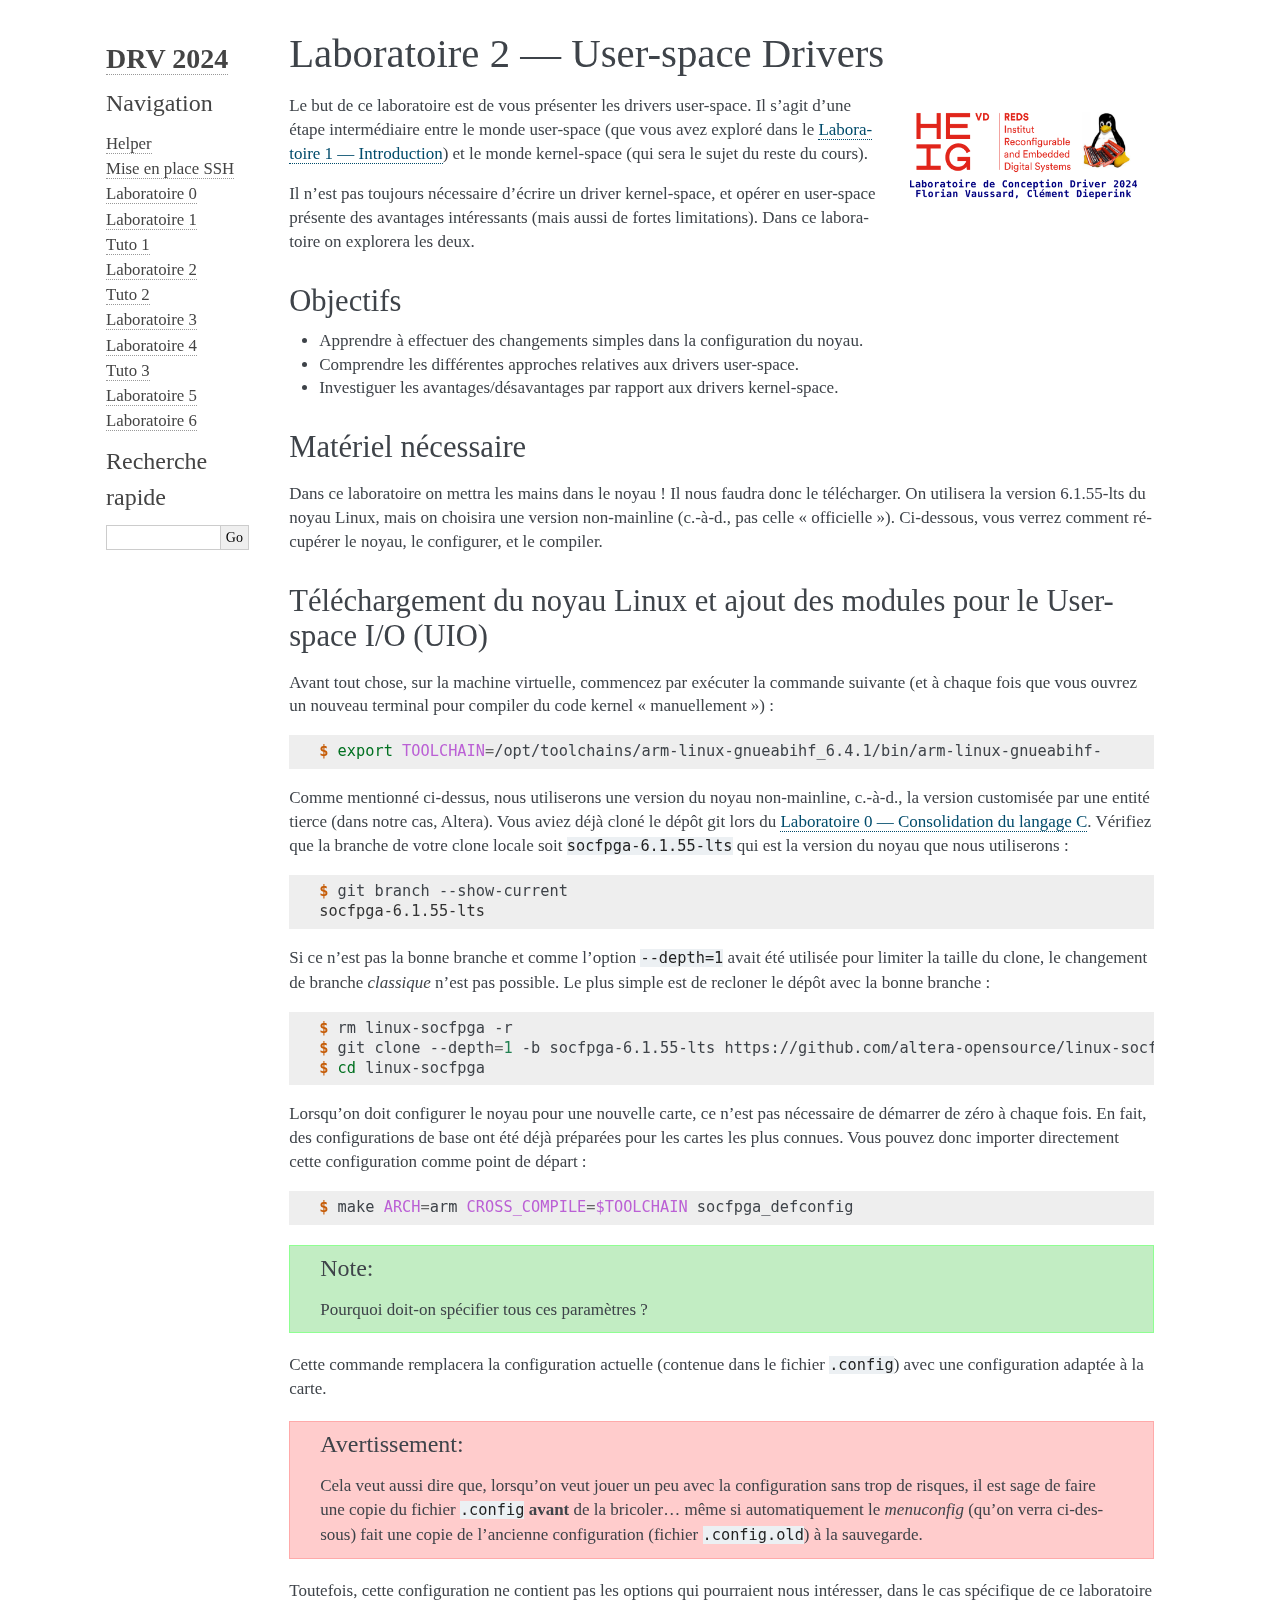
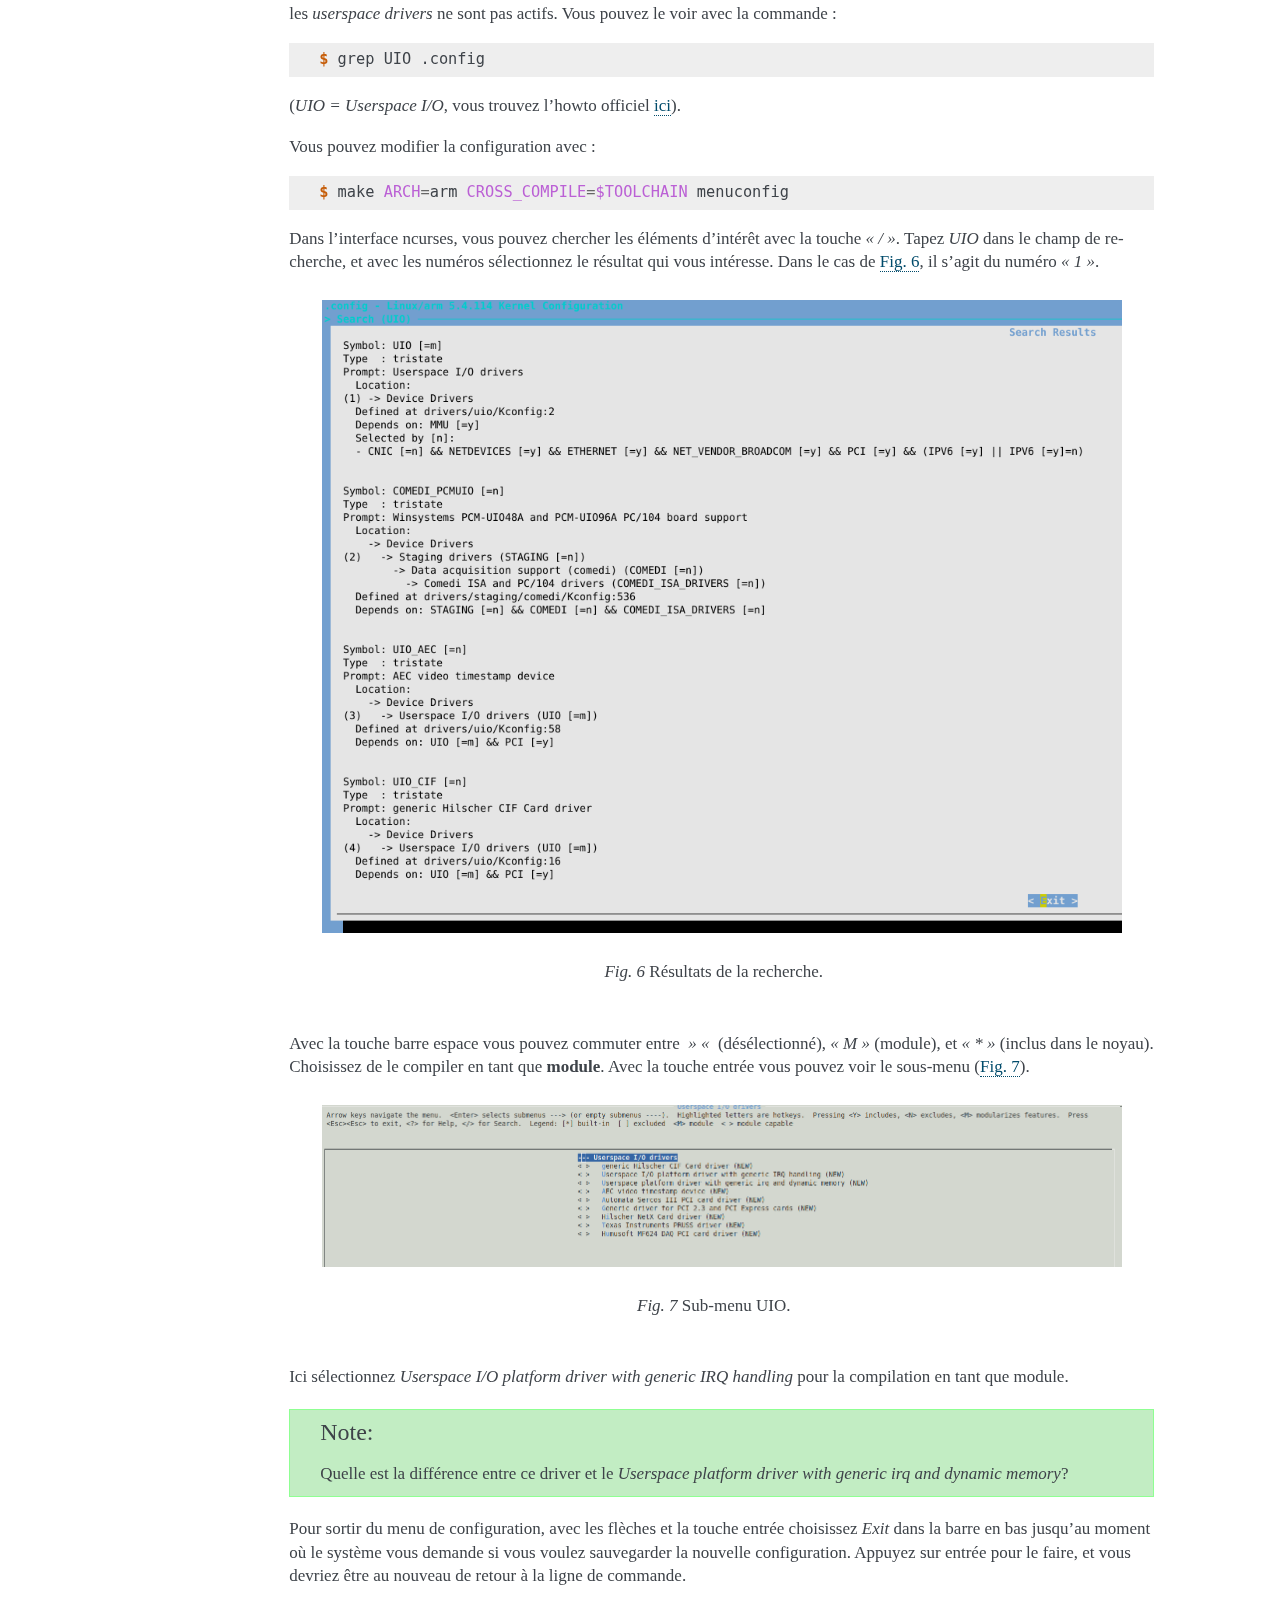
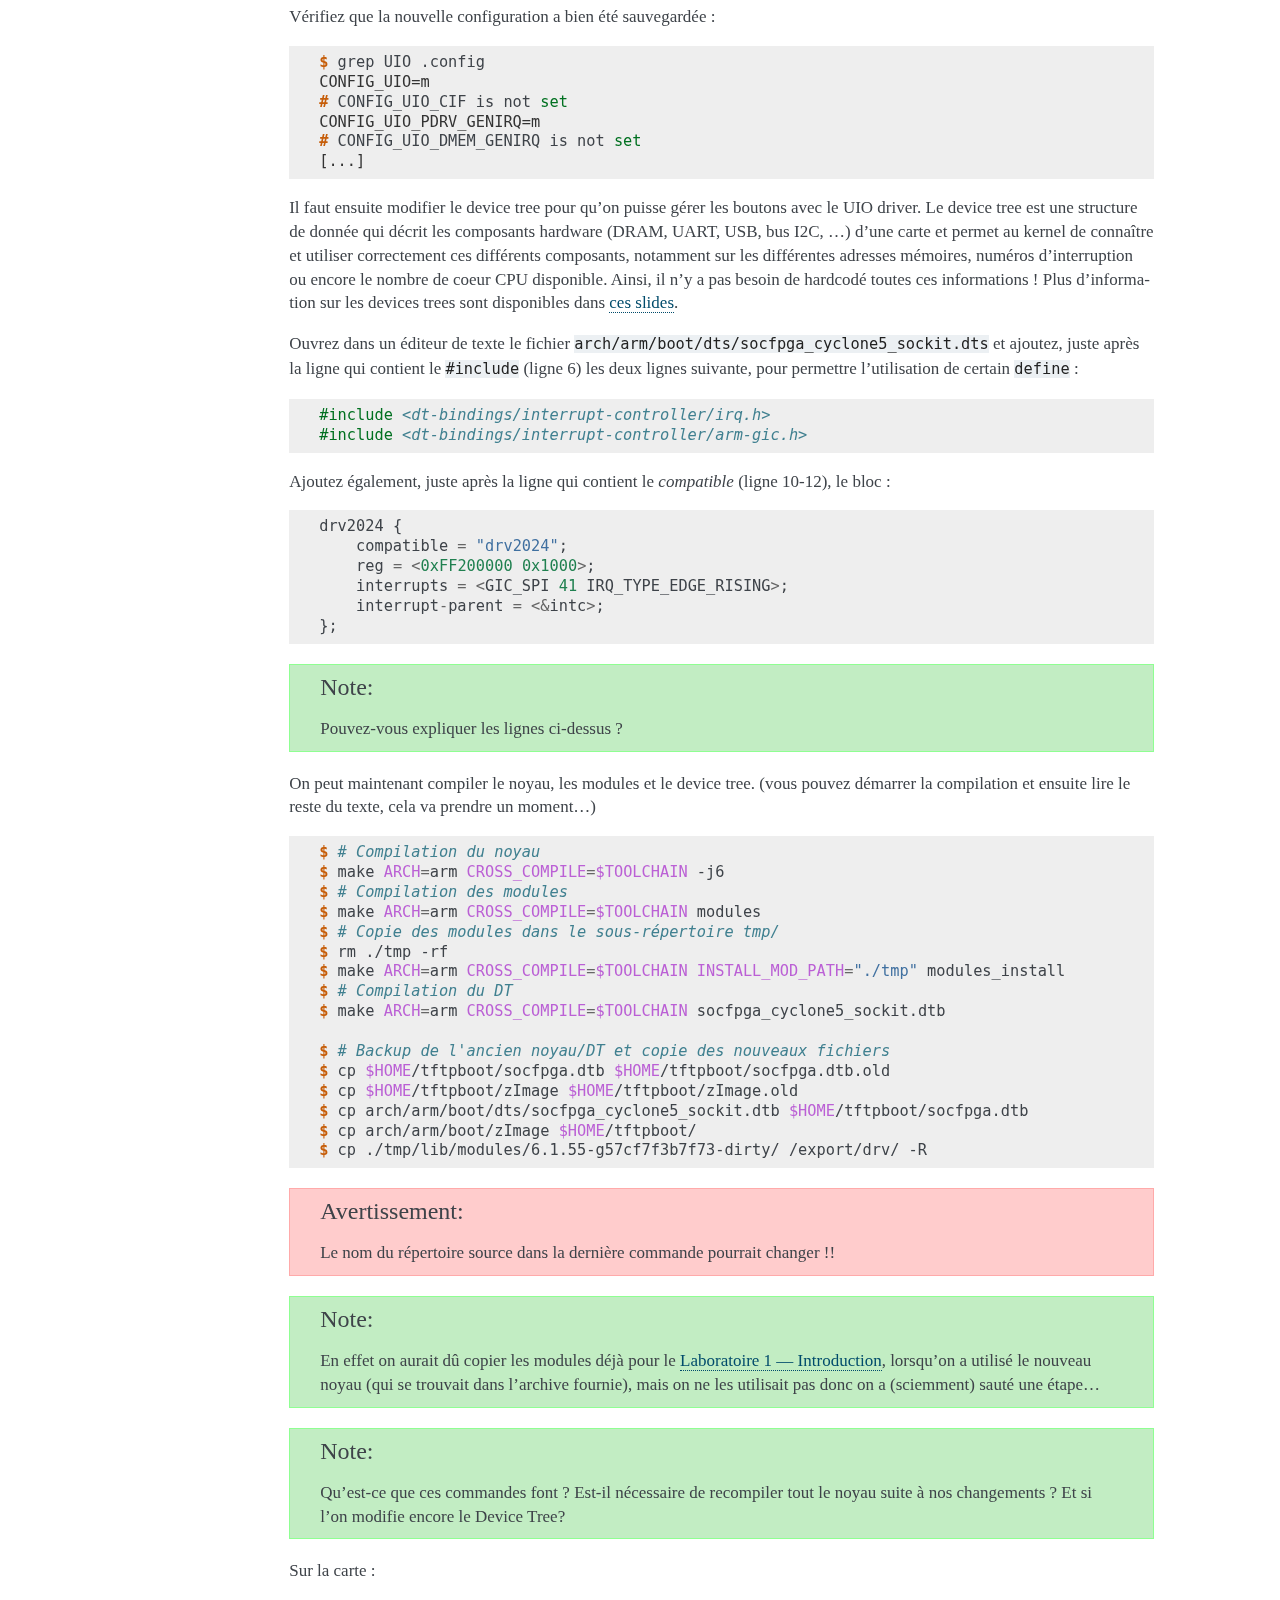
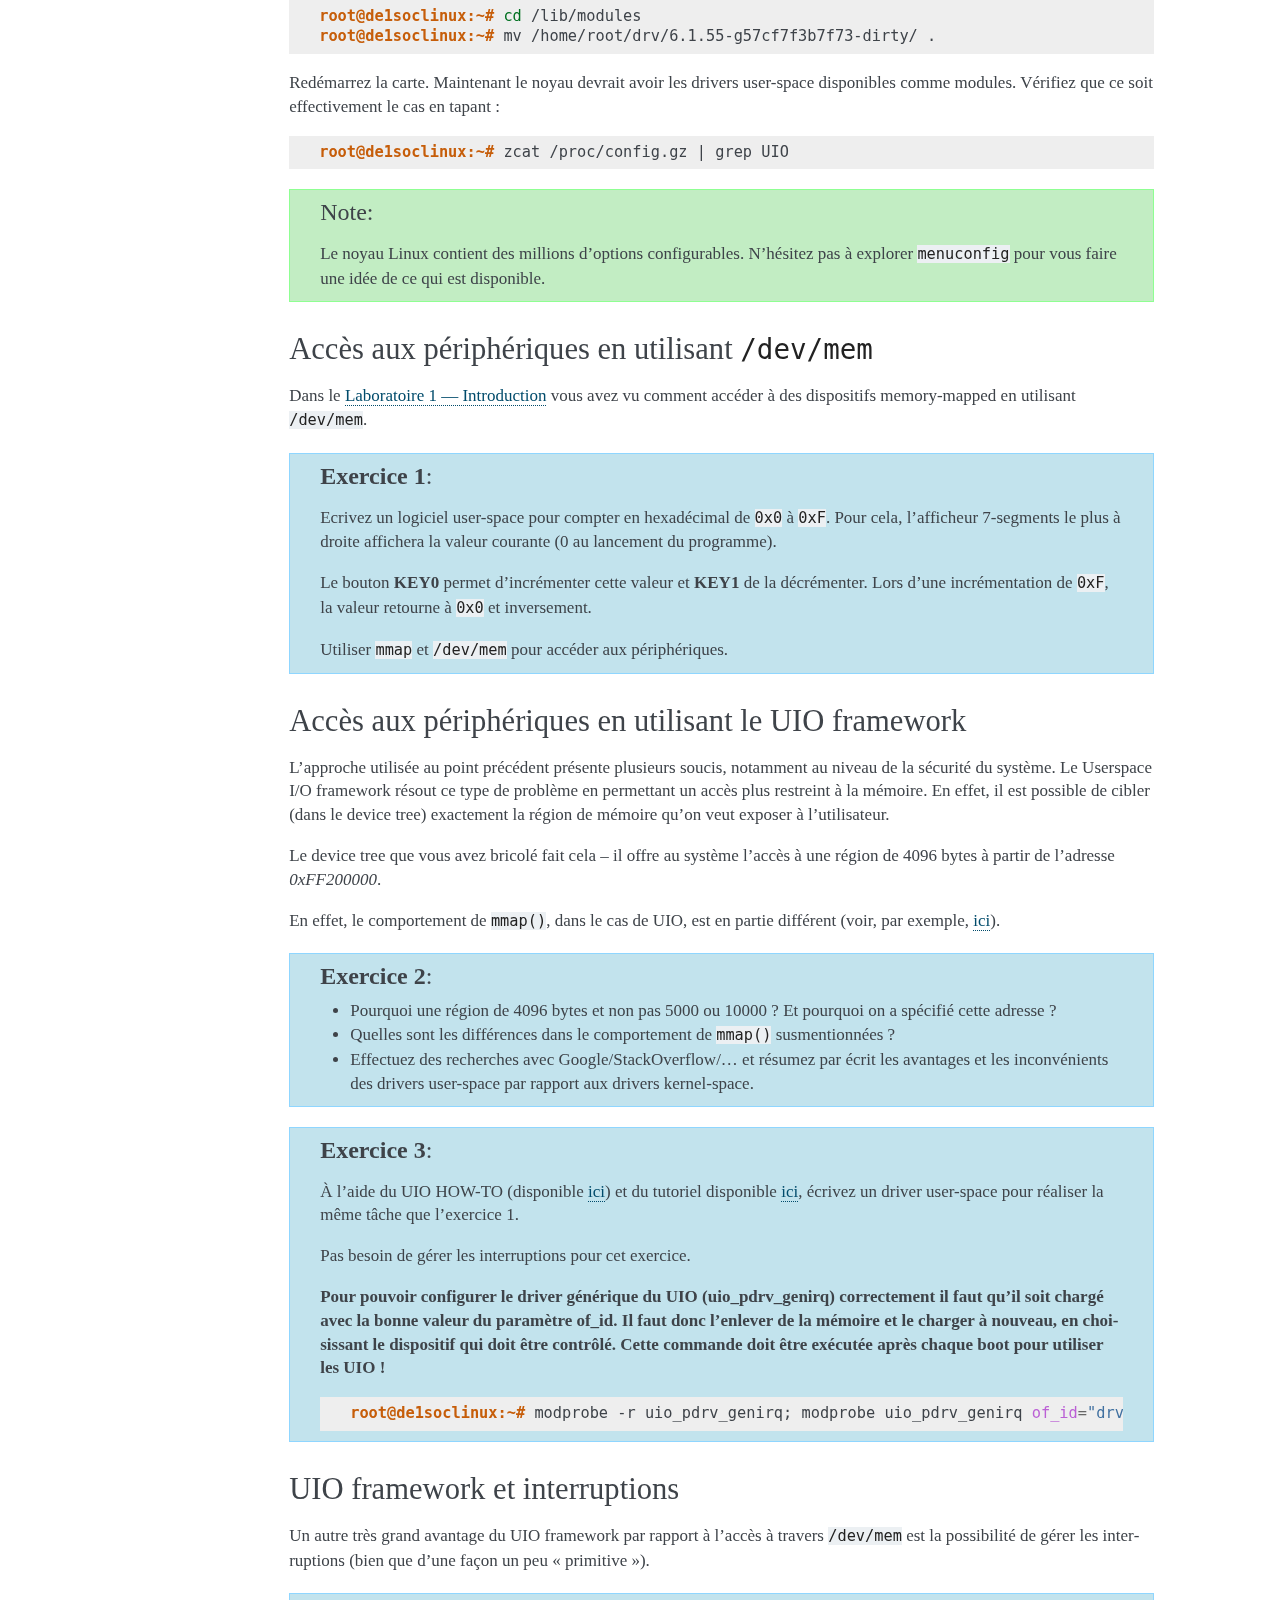
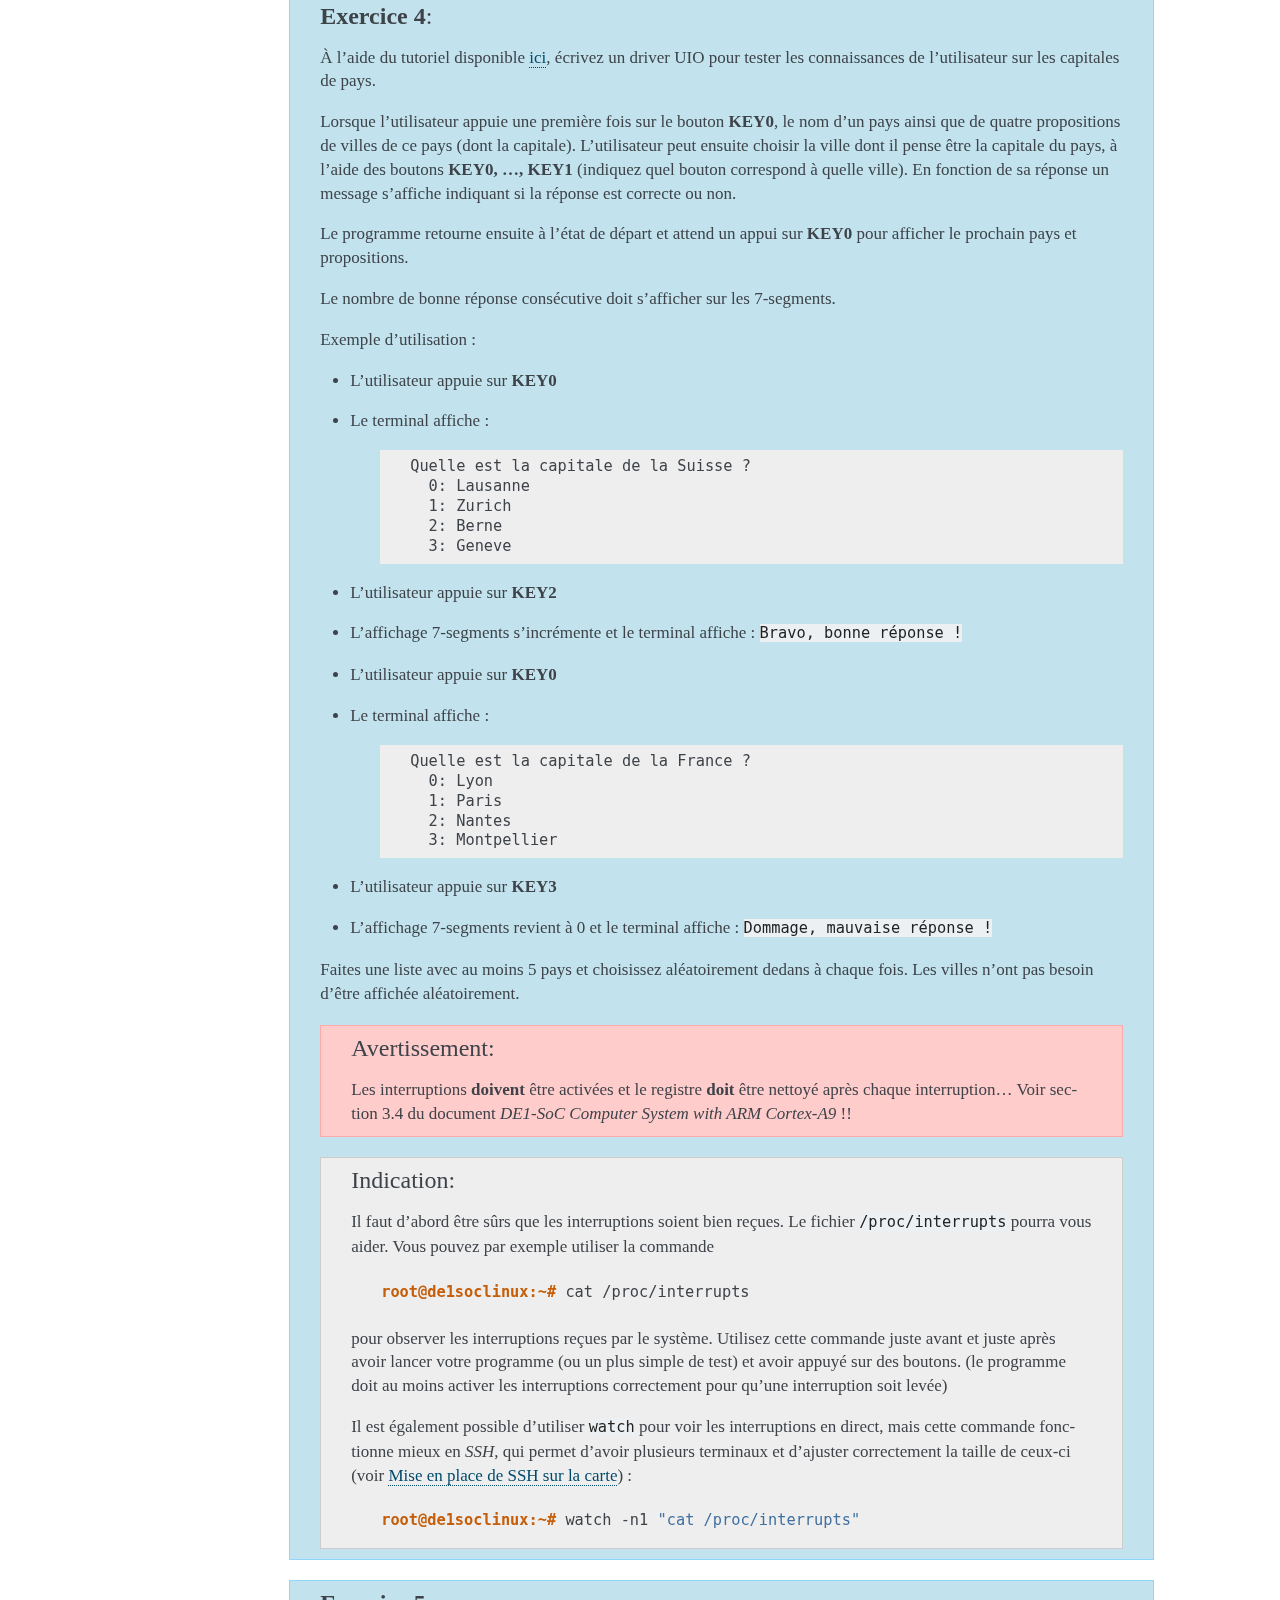
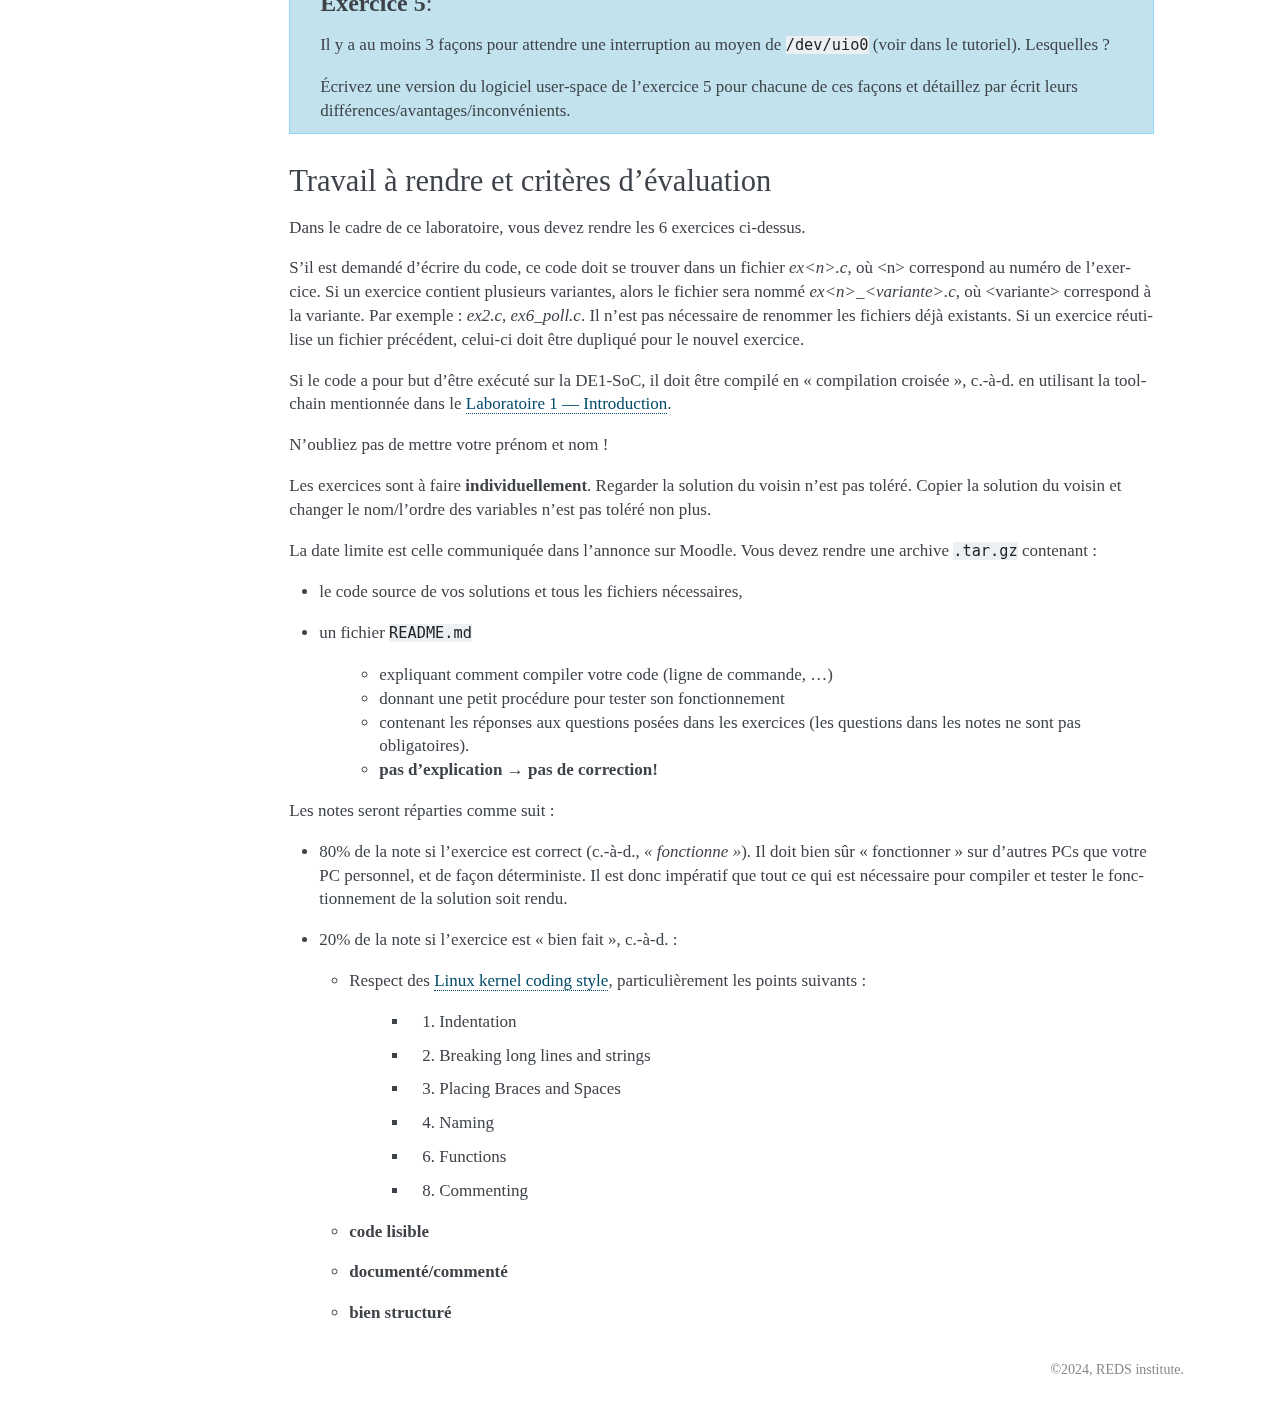
<file: docs/lab_02/lab_02.html>
<!DOCTYPE html>

<html lang="fr">
  <head>
    <meta charset="utf-8" />
    <meta name="viewport" content="width=device-width, initial-scale=1.0" /><meta name="generator" content="Docutils 0.17.1: http://docutils.sourceforge.net/" />

    <title>Laboratoire 2 — User-space Drivers &#8212; Documentation DRV 2024 </title>
    <link rel="stylesheet" type="text/css" href="../_static/pygments.css" />
    <link rel="stylesheet" type="text/css" href="../_static/alabaster.css" />
    <link rel="stylesheet" type="text/css" href="../_static/color.css" />
    <script data-url_root="../" id="documentation_options" src="../_static/documentation_options.js"></script>
    <script src="../_static/jquery.js"></script>
    <script src="../_static/underscore.js"></script>
    <script src="../_static/doctools.js"></script>
    <script src="../_static/translations.js"></script>
    <link rel="index" title="Index" href="../genindex.html" />
    <link rel="search" title="Recherche" href="../search.html" />
    <link rel="next" title="Tutoriel 2 — REDS-adder driver v0.1 et v1.1" href="../tuto_02/tuto_02.html" />
    <link rel="prev" title="Tutoriel 1 — Prise en main" href="../tuto_01/tuto_01.html" />
   
  <link rel="stylesheet" href="../_static/custom.css" type="text/css" />
  
  
  <meta name="viewport" content="width=device-width, initial-scale=0.9, maximum-scale=0.9" />

  </head><body>
  

    <div class="document">
      <div class="documentwrapper">
        <div class="bodywrapper">
          

          <div class="body" role="main">
            
  <section id="laboratoire-2-user-space-drivers">
<span id="laboratoire2"></span><h1>Laboratoire 2 — User-space Drivers<a class="headerlink" href="#laboratoire-2-user-space-drivers" title="Lien permanent vers ce titre">¶</a></h1>
<figure class="align-right">
<a class="reference internal image-reference" href="../_images/logo_drv.png"><img alt="../_images/logo_drv.png" src="../_images/logo_drv.png" style="width: 6cm;" /></a>
</figure>
<p>Le but de ce laboratoire est de vous présenter les drivers
user-space. Il s’agit d’une étape intermédiaire entre le monde user-space (que vous avez
exploré dans le <a class="reference internal" href="../lab_01/lab_01.html#laboratoire1"><span class="std std-ref">Laboratoire 1 — Introduction</span></a>) et le monde kernel-space
(qui sera le sujet du reste du cours).</p>
<p>Il n’est pas toujours nécessaire d’écrire un driver kernel-space, et opérer en
user-space présente des avantages intéressants (mais aussi de fortes limitations).
Dans ce laboratoire on explorera les deux.</p>
<section id="objectifs">
<h2>Objectifs<a class="headerlink" href="#objectifs" title="Lien permanent vers ce titre">¶</a></h2>
<ul class="simple">
<li><p>Apprendre à effectuer des changements simples dans la configuration du noyau.</p></li>
<li><p>Comprendre les différentes approches relatives aux drivers user-space.</p></li>
<li><p>Investiguer les avantages/désavantages par rapport aux drivers kernel-space.</p></li>
</ul>
</section>
<section id="materiel-necessaire">
<h2>Matériel nécessaire<a class="headerlink" href="#materiel-necessaire" title="Lien permanent vers ce titre">¶</a></h2>
<p>Dans ce laboratoire on mettra les mains dans le noyau !
Il nous faudra donc le télécharger.
On utilisera la version 6.1.55-lts du noyau Linux, mais on choisira une version non-mainline (c.-à-d., pas celle « officielle »).
Ci-dessous, vous verrez comment récupérer le noyau, le configurer, et le compiler.</p>
</section>
<section id="telechargement-du-noyau-linux-et-ajout-des-modules-pour-le-user-space-i-o-uio">
<h2>Téléchargement du noyau Linux et ajout des modules pour le User-space I/O (UIO)<a class="headerlink" href="#telechargement-du-noyau-linux-et-ajout-des-modules-pour-le-user-space-i-o-uio" title="Lien permanent vers ce titre">¶</a></h2>
<p>Avant tout chose, sur la machine virtuelle, commencez par exécuter la commande suivante (et à chaque fois que vous ouvrez un nouveau terminal pour compiler du code kernel « manuellement ») :</p>
<div class="highlight-console notranslate"><div class="highlight"><pre><span></span><span class="gp">$ </span><span class="nb">export</span> <span class="nv">TOOLCHAIN</span><span class="o">=</span>/opt/toolchains/arm-linux-gnueabihf_6.4.1/bin/arm-linux-gnueabihf-
</pre></div>
</div>
<p>Comme mentionné ci-dessus, nous utiliserons une version du noyau non-mainline,
c.-à-d., la version customisée par une entité tierce (dans notre cas, Altera).
Vous aviez déjà cloné le dépôt git lors du <a class="reference internal" href="../lab_00/lab_00.html#laboratoire0"><span class="std std-ref">Laboratoire 0 — Consolidation du langage C</span></a>.
Vérifiez que la branche de votre clone locale soit <code class="code bash docutils literal notranslate"><span class="pre">socfpga-6.1.55-lts</span></code> qui est la version du noyau que nous utiliserons :</p>
<div class="highlight-console notranslate"><div class="highlight"><pre><span></span><span class="gp">$ </span>git branch --show-current
<span class="go">socfpga-6.1.55-lts</span>
</pre></div>
</div>
<p>Si ce n’est pas la bonne branche et comme l’option <code class="code bash docutils literal notranslate"><span class="pre">--depth</span><span class="operator"><span class="pre">=</span></span><span class="literal number"><span class="pre">1</span></span></code> avait été utilisée pour limiter la taille du clone,
le changement de branche <em>classique</em> n’est pas possible.
Le plus simple est de recloner le dépôt avec la bonne branche :</p>
<div class="highlight-console notranslate"><div class="highlight"><pre><span></span><span class="gp">$ </span>rm linux-socfpga -r
<span class="gp">$ </span>git clone --depth<span class="o">=</span><span class="m">1</span> -b socfpga-6.1.55-lts https://github.com/altera-opensource/linux-socfpga.git
<span class="gp">$ </span><span class="nb">cd</span> linux-socfpga
</pre></div>
</div>
<p>Lorsqu’on doit configurer le noyau pour une nouvelle carte, ce n’est pas nécessaire de démarrer
de zéro à chaque fois.
En fait, des configurations de base ont été déjà préparées pour les cartes les plus connues.
Vous pouvez donc importer directement cette configuration comme point de départ :</p>
<div class="highlight-console notranslate"><div class="highlight"><pre><span></span><span class="gp">$ </span>make <span class="nv">ARCH</span><span class="o">=</span>arm <span class="nv">CROSS_COMPILE</span><span class="o">=</span><span class="nv">$TOOLCHAIN</span> socfpga_defconfig
</pre></div>
</div>
<div class="admonition note">
<p class="admonition-title">Note</p>
<p>Pourquoi doit-on spécifier tous ces paramètres ?</p>
</div>
<p>Cette commande remplacera la configuration actuelle (contenue dans le fichier <code class="file docutils literal notranslate"><span class="pre">.config</span></code>) avec
une configuration adaptée à la carte.</p>
<div class="admonition warning">
<p class="admonition-title">Avertissement</p>
<p>Cela veut aussi dire que, lorsqu’on veut jouer un peu avec la configuration sans trop de
risques, il est sage de faire une copie du fichier <code class="file docutils literal notranslate"><span class="pre">.config</span></code> <strong>avant</strong> de la bricoler…
même si automatiquement le <em>menuconfig</em> (qu’on verra ci-dessous) fait une copie
de l’ancienne configuration (fichier <code class="file docutils literal notranslate"><span class="pre">.config.old</span></code>) à la sauvegarde.</p>
</div>
<p>Toutefois, cette configuration ne contient pas les options qui pourraient nous intéresser,
dans le cas spécifique de ce laboratoire les <em>userspace drivers</em> ne sont pas actifs.
Vous pouvez le voir avec la commande :</p>
<div class="highlight-console notranslate"><div class="highlight"><pre><span></span><span class="gp">$ </span>grep UIO .config
</pre></div>
</div>
<p>(<em>UIO = Userspace I/O</em>, vous trouvez l’howto officiel <a class="reference external" href="https://www.kernel.org/doc/html/latest/driver-api/uio-howto.html">ici</a>).</p>
<p>Vous pouvez modifier la configuration avec :</p>
<div class="highlight-console notranslate"><div class="highlight"><pre><span></span><span class="gp">$ </span>make <span class="nv">ARCH</span><span class="o">=</span>arm <span class="nv">CROSS_COMPILE</span><span class="o">=</span><span class="nv">$TOOLCHAIN</span> menuconfig
</pre></div>
</div>
<p>Dans l’interface ncurses, vous pouvez chercher les éléments d’intérêt avec la touche <em>« / »</em>.
Tapez <em>UIO</em> dans le champ de recherche, et avec les numéros sélectionnez le résultat qui vous
intéresse. Dans le cas de <a class="reference internal" href="#menuconfig-search"><span class="std std-numref">Fig. 6</span></a>, il s’agit du numéro <em>« 1 »</em>.</p>
<figure class="align-center" id="id1">
<span id="menuconfig-search"></span><a class="reference internal image-reference" href="../_images/menuconfig_search.png"><img alt="../_images/menuconfig_search.png" src="../_images/menuconfig_search.png" style="width: 800px;" /></a>
<figcaption>
<p><span class="caption-number">Fig. 6 </span><span class="caption-text">Résultats de la recherche.</span><a class="headerlink" href="#id1" title="Lien permanent vers cette image">¶</a></p>
</figcaption>
</figure>
<p>Avec la touche barre espace vous pouvez commuter entre <em> » « </em> (désélectionné), <em>« M »</em> (module),
et <em>« * »</em> (inclus dans le noyau).
Choisissez de le compiler en tant que <strong>module</strong>.
Avec la touche entrée vous pouvez voir le sous-menu (<a class="reference internal" href="#menuconfig-submenu"><span class="std std-numref">Fig. 7</span></a>).</p>
<figure class="align-center" id="id2">
<span id="menuconfig-submenu"></span><a class="reference internal image-reference" href="../_images/menuconfig_submenu.png"><img alt="../_images/menuconfig_submenu.png" src="../_images/menuconfig_submenu.png" style="width: 800px;" /></a>
<figcaption>
<p><span class="caption-number">Fig. 7 </span><span class="caption-text">Sub-menu UIO.</span><a class="headerlink" href="#id2" title="Lien permanent vers cette image">¶</a></p>
</figcaption>
</figure>
<p>Ici sélectionnez <em>Userspace I/O platform driver with generic IRQ handling</em> pour
la compilation en tant que module.</p>
<div class="admonition note">
<p class="admonition-title">Note</p>
<p>Quelle est la différence entre ce driver et le <em>Userspace platform driver with generic irq and dynamic memory</em>?</p>
</div>
<p>Pour sortir du menu de configuration, avec les flèches et la touche entrée
choisissez <em>Exit</em> dans la barre en bas jusqu’au moment où le système vous demande
si vous voulez sauvegarder la nouvelle configuration.
Appuyez sur entrée pour le faire, et vous devriez être au nouveau de retour à la
ligne de commande.</p>
<p>Vérifiez que la nouvelle configuration a bien été sauvegardée :</p>
<div class="highlight-console notranslate"><div class="highlight"><pre><span></span><span class="gp">$ </span>grep UIO .config
<span class="go">CONFIG_UIO=m</span>
<span class="gp"># </span>CONFIG_UIO_CIF is not <span class="nb">set</span>
<span class="go">CONFIG_UIO_PDRV_GENIRQ=m</span>
<span class="gp"># </span>CONFIG_UIO_DMEM_GENIRQ is not <span class="nb">set</span>
<span class="go">[...]</span>
</pre></div>
</div>
<p>Il faut ensuite modifier le device tree pour qu’on puisse gérer les boutons avec le UIO driver.
Le device tree est une structure de donnée qui décrit les composants hardware (DRAM, UART, USB, bus I2C, …) d’une carte
et permet au kernel de connaître et utiliser correctement ces différents composants,
notamment sur les différentes adresses mémoires, numéros d’interruption ou encore le nombre de coeur CPU disponible.
Ainsi, il n’y a pas besoin de hardcodé toutes ces informations !
Plus d’information sur les devices trees sont disponibles dans
<a class="reference external" href="https://bootlin.com/pub/conferences/2021/webinar/petazzoni-device-tree-101/petazzoni-device-tree-101.pdf">ces slides</a>.</p>
<p>Ouvrez dans un éditeur de texte le fichier <code class="file docutils literal notranslate"><span class="pre">arch/arm/boot/dts/socfpga_cyclone5_sockit.dts</span></code>
et ajoutez, juste après la ligne qui contient le <code class="code c docutils literal notranslate"><span class="comment preproc"><span class="pre">#include</span></span></code> (ligne 6) les deux lignes suivante, pour permettre l’utilisation de certain <code class="code c docutils literal notranslate"><span class="name"><span class="pre">define</span></span></code> :</p>
<div class="highlight-c notranslate"><div class="highlight"><pre><span></span><span class="cp">#include</span><span class="w"> </span><span class="cpf">&lt;dt-bindings/interrupt-controller/irq.h&gt;</span><span class="cp"></span>
<span class="cp">#include</span><span class="w"> </span><span class="cpf">&lt;dt-bindings/interrupt-controller/arm-gic.h&gt;</span><span class="cp"></span>
</pre></div>
</div>
<p>Ajoutez également, juste après la ligne qui contient le <em>compatible</em> (ligne 10-12), le bloc :</p>
<div class="highlight-c notranslate"><div class="highlight"><pre><span></span><span class="n">drv2024</span><span class="w"> </span><span class="p">{</span><span class="w"></span>
<span class="w">    </span><span class="n">compatible</span><span class="w"> </span><span class="o">=</span><span class="w"> </span><span class="s">&quot;drv2024&quot;</span><span class="p">;</span><span class="w"></span>
<span class="w">    </span><span class="n">reg</span><span class="w"> </span><span class="o">=</span><span class="w"> </span><span class="o">&lt;</span><span class="mh">0xFF200000</span><span class="w"> </span><span class="mh">0x1000</span><span class="o">&gt;</span><span class="p">;</span><span class="w"></span>
<span class="w">    </span><span class="n">interrupts</span><span class="w"> </span><span class="o">=</span><span class="w"> </span><span class="o">&lt;</span><span class="n">GIC_SPI</span><span class="w"> </span><span class="mi">41</span><span class="w"> </span><span class="n">IRQ_TYPE_EDGE_RISING</span><span class="o">&gt;</span><span class="p">;</span><span class="w"></span>
<span class="w">    </span><span class="n">interrupt</span><span class="o">-</span><span class="n">parent</span><span class="w"> </span><span class="o">=</span><span class="w"> </span><span class="o">&lt;&amp;</span><span class="n">intc</span><span class="o">&gt;</span><span class="p">;</span><span class="w"></span>
<span class="p">};</span><span class="w"></span>
</pre></div>
</div>
<div class="admonition note">
<p class="admonition-title">Note</p>
<p>Pouvez-vous expliquer les lignes ci-dessus ?</p>
</div>
<p>On peut maintenant compiler le noyau, les modules et le device tree.
(vous pouvez démarrer la compilation et ensuite lire le reste du texte, cela va
prendre un moment…)</p>
<div class="highlight-console notranslate"><div class="highlight"><pre><span></span><span class="gp">$ </span><span class="c1"># Compilation du noyau</span>
<span class="gp">$ </span>make <span class="nv">ARCH</span><span class="o">=</span>arm <span class="nv">CROSS_COMPILE</span><span class="o">=</span><span class="nv">$TOOLCHAIN</span> -j6
<span class="gp">$ </span><span class="c1"># Compilation des modules</span>
<span class="gp">$ </span>make <span class="nv">ARCH</span><span class="o">=</span>arm <span class="nv">CROSS_COMPILE</span><span class="o">=</span><span class="nv">$TOOLCHAIN</span> modules
<span class="gp">$ </span><span class="c1"># Copie des modules dans le sous-répertoire tmp/</span>
<span class="gp">$ </span>rm ./tmp -rf
<span class="gp">$ </span>make <span class="nv">ARCH</span><span class="o">=</span>arm <span class="nv">CROSS_COMPILE</span><span class="o">=</span><span class="nv">$TOOLCHAIN</span> <span class="nv">INSTALL_MOD_PATH</span><span class="o">=</span><span class="s2">&quot;./tmp&quot;</span> modules_install
<span class="gp">$ </span><span class="c1"># Compilation du DT</span>
<span class="gp">$ </span>make <span class="nv">ARCH</span><span class="o">=</span>arm <span class="nv">CROSS_COMPILE</span><span class="o">=</span><span class="nv">$TOOLCHAIN</span> socfpga_cyclone5_sockit.dtb

<span class="gp">$ </span><span class="c1"># Backup de l&#39;ancien noyau/DT et copie des nouveaux fichiers</span>
<span class="gp">$ </span>cp <span class="nv">$HOME</span>/tftpboot/socfpga.dtb <span class="nv">$HOME</span>/tftpboot/socfpga.dtb.old
<span class="gp">$ </span>cp <span class="nv">$HOME</span>/tftpboot/zImage <span class="nv">$HOME</span>/tftpboot/zImage.old
<span class="gp">$ </span>cp arch/arm/boot/dts/socfpga_cyclone5_sockit.dtb <span class="nv">$HOME</span>/tftpboot/socfpga.dtb
<span class="gp">$ </span>cp arch/arm/boot/zImage <span class="nv">$HOME</span>/tftpboot/
<span class="gp">$ </span>cp ./tmp/lib/modules/6.1.55-g57cf7f3b7f73-dirty/ /export/drv/ -R
</pre></div>
</div>
<div class="admonition warning">
<p class="admonition-title">Avertissement</p>
<p>Le nom du répertoire source dans la dernière commande pourrait changer !!</p>
</div>
<div class="admonition note">
<p class="admonition-title">Note</p>
<p>En effet on aurait dû copier les modules déjà pour le <a class="reference internal" href="../lab_01/lab_01.html#laboratoire1"><span class="std std-ref">Laboratoire 1 — Introduction</span></a>,
lorsqu’on a utilisé le nouveau noyau (qui se trouvait dans l’archive fournie),
mais on ne les utilisait pas donc on a (sciemment) sauté une étape…</p>
</div>
<div class="admonition note">
<p class="admonition-title">Note</p>
<p>Qu’est-ce que ces commandes font ? Est-il nécessaire de recompiler tout
le noyau suite à nos changements ? Et si l’on modifie encore le Device Tree?</p>
</div>
<p>Sur la carte :</p>
<div class="highlight-console notranslate"><div class="highlight"><pre><span></span><span class="gp">root@de1soclinux:~# </span><span class="nb">cd</span> /lib/modules
<span class="gp">root@de1soclinux:~# </span>mv /home/root/drv/6.1.55-g57cf7f3b7f73-dirty/ .
</pre></div>
</div>
<p>Redémarrez la carte.
Maintenant le noyau devrait avoir les drivers user-space disponibles comme
modules.
Vérifiez que ce soit effectivement le cas en tapant :</p>
<div class="highlight-console notranslate"><div class="highlight"><pre><span></span><span class="gp">root@de1soclinux:~# </span>zcat /proc/config.gz <span class="p">|</span> grep UIO
</pre></div>
</div>
<div class="admonition note">
<p class="admonition-title">Note</p>
<p>Le noyau Linux contient des millions d’options configurables.
N’hésitez pas à explorer <code class="code c docutils literal notranslate"><span class="name"><span class="pre">menuconfig</span></span></code> pour vous faire une idée de ce qui est disponible.</p>
</div>
</section>
<section id="acces-aux-peripheriques-en-utilisant-dev-mem">
<h2>Accès aux périphériques en utilisant <code class="file docutils literal notranslate"><span class="pre">/dev/mem</span></code><a class="headerlink" href="#acces-aux-peripheriques-en-utilisant-dev-mem" title="Lien permanent vers ce titre">¶</a></h2>
<p>Dans le <a class="reference internal" href="../lab_01/lab_01.html#laboratoire1"><span class="std std-ref">Laboratoire 1 — Introduction</span></a> vous avez vu comment accéder à des
dispositifs memory-mapped en utilisant <code class="file docutils literal notranslate"><span class="pre">/dev/mem</span></code>.</p>
<div class="admonition-exercice-1 admonition">
<p class="admonition-title"><strong>Exercice 1</strong></p>
<p>Ecrivez un logiciel user-space pour compter en hexadécimal de <code class="code c docutils literal notranslate"><span class="literal number hex"><span class="pre">0x0</span></span></code> à <code class="code c docutils literal notranslate"><span class="literal number hex"><span class="pre">0xF</span></span></code>.
Pour cela, l’afficheur 7-segments le plus à droite affichera la valeur courante (0 au lancement du programme).</p>
<p>Le bouton <strong>KEY0</strong> permet d’incrémenter cette valeur et <strong>KEY1</strong> de la décrémenter.
Lors d’une incrémentation de <code class="code c docutils literal notranslate"><span class="literal number hex"><span class="pre">0xF</span></span></code>, la valeur retourne à <code class="code c docutils literal notranslate"><span class="literal number hex"><span class="pre">0x0</span></span></code> et inversement.</p>
<p>Utiliser <code class="code c docutils literal notranslate"><span class="name"><span class="pre">mmap</span></span></code> et <code class="file docutils literal notranslate"><span class="pre">/dev/mem</span></code> pour accéder aux périphériques.</p>
</div>
</section>
<section id="acces-aux-peripheriques-en-utilisant-le-uio-framework">
<h2>Accès aux périphériques en utilisant le UIO framework<a class="headerlink" href="#acces-aux-peripheriques-en-utilisant-le-uio-framework" title="Lien permanent vers ce titre">¶</a></h2>
<p>L’approche utilisée au point précédent présente plusieurs soucis, notamment au
niveau de la sécurité du système.
Le Userspace I/O framework résout ce type de problème en permettant un accès
plus restreint à la mémoire.
En effet, il est possible de cibler (dans le device tree) exactement la région
de mémoire qu’on veut exposer à l’utilisateur.</p>
<p>Le device tree que vous avez bricolé fait cela – il offre
au système l’accès à une région de 4096 bytes à partir de l’adresse
<em>0xFF200000</em>.</p>
<p>En effet, le comportement de <code class="code c docutils literal notranslate"><span class="name"><span class="pre">mmap</span></span><span class="punctuation"><span class="pre">()</span></span></code>, dans le cas de UIO, est en partie
différent (voir, par exemple,
<a class="reference external" href="https://www.osadl.org/fileadmin/dam/rtlws/12/Koch.pdf">ici</a>).</p>
<div class="admonition-exercice-2 admonition">
<p class="admonition-title"><strong>Exercice 2</strong></p>
<ul class="simple">
<li><p>Pourquoi une région de 4096 bytes et non pas 5000 ou 10000 ? Et
pourquoi on a spécifié cette adresse ?</p></li>
<li><p>Quelles sont les différences dans le comportement de <code class="code c docutils literal notranslate"><span class="name"><span class="pre">mmap</span></span><span class="punctuation"><span class="pre">()</span></span></code>
susmentionnées ?</p></li>
<li><p>Effectuez des recherches avec Google/StackOverflow/… et résumez par écrit les
avantages et les inconvénients des drivers user-space par rapport aux drivers
kernel-space.</p></li>
</ul>
</div>
<div class="admonition-exercice-3 admonition">
<p class="admonition-title"><strong>Exercice 3</strong></p>
<p>À l’aide du UIO HOW-TO (disponible
<a class="reference external" href="https://www.kernel.org/doc/html/latest/driver-api/uio-howto.html">ici</a>) et
du tutoriel disponible
<a class="reference external" href="https://yurovsky.github.io/2014/10/10/linux-uio-gpio-interrupt.html">ici</a>,
écrivez un driver user-space pour réaliser la même tâche que
l’exercice 1.</p>
<p>Pas besoin de gérer les interruptions pour cet exercice.</p>
<p><strong>Pour pouvoir configurer le driver générique du UIO (uio_pdrv_genirq)
correctement il faut qu’il soit chargé avec la bonne valeur du paramètre
of_id.
Il faut donc l’enlever de la mémoire et le charger à nouveau, en choisissant
le dispositif qui doit être contrôlé.
Cette commande doit être exécutée après chaque boot pour utiliser les UIO !</strong></p>
<div class="highlight-console notranslate"><div class="highlight"><pre><span></span><span class="gp">root@de1soclinux:~# </span>modprobe -r uio_pdrv_genirq<span class="p">;</span> modprobe uio_pdrv_genirq <span class="nv">of_id</span><span class="o">=</span><span class="s2">&quot;drv2024&quot;</span>
</pre></div>
</div>
</div>
</section>
<section id="uio-framework-et-interruptions">
<h2>UIO framework et interruptions<a class="headerlink" href="#uio-framework-et-interruptions" title="Lien permanent vers ce titre">¶</a></h2>
<p>Un autre très grand avantage du UIO framework par rapport à l’accès à travers
<code class="file docutils literal notranslate"><span class="pre">/dev/mem</span></code> est la possibilité de gérer les interruptions (bien que d’une
façon un peu « primitive »).</p>
<div class="admonition-exercice-4 admonition">
<p class="admonition-title"><strong>Exercice 4</strong></p>
<p>À l’aide du tutoriel disponible
<a class="reference external" href="https://yurovsky.github.io/2014/10/10/linux-uio-gpio-interrupt.html">ici</a>,
écrivez un driver UIO pour tester les connaissances de l’utilisateur sur les capitales de pays.</p>
<p>Lorsque l’utilisateur appuie une première fois sur le bouton <strong>KEY0</strong>, le nom d’un pays ainsi
que de quatre propositions de villes de ce pays (dont la capitale).
L’utilisateur peut ensuite choisir la ville dont il pense être la capitale du pays,
à l’aide des boutons <strong>KEY0, …, KEY1</strong> (indiquez quel bouton correspond à quelle ville).
En fonction de sa réponse un message s’affiche indiquant si la réponse est correcte ou non.</p>
<p>Le programme retourne ensuite à l’état de départ et attend un appui sur <strong>KEY0</strong> pour afficher le prochain pays et propositions.</p>
<p>Le nombre de bonne réponse consécutive doit s’afficher sur les 7-segments.</p>
<p>Exemple d’utilisation :</p>
<ul>
<li><p>L’utilisateur appuie sur <strong>KEY0</strong></p></li>
<li><p>Le terminal affiche :</p>
<blockquote>
<div><div class="highlight-default notranslate"><div class="highlight"><pre><span></span>Quelle est la capitale de la Suisse ?
  0: Lausanne
  1: Zurich
  2: Berne
  3: Geneve
</pre></div>
</div>
</div></blockquote>
</li>
<li><p>L’utilisateur appuie sur <strong>KEY2</strong></p></li>
<li><p>L’affichage 7-segments s’incrémente et le terminal affiche : <code class="docutils literal notranslate"><span class="pre">Bravo,</span> <span class="pre">bonne</span> <span class="pre">réponse</span> <span class="pre">!</span></code></p></li>
<li><p>L’utilisateur appuie sur <strong>KEY0</strong></p></li>
<li><p>Le terminal affiche :</p>
<blockquote>
<div><div class="highlight-default notranslate"><div class="highlight"><pre><span></span>Quelle est la capitale de la France ?
  0: Lyon
  1: Paris
  2: Nantes
  3: Montpellier
</pre></div>
</div>
</div></blockquote>
</li>
<li><p>L’utilisateur appuie sur <strong>KEY3</strong></p></li>
<li><p>L’affichage 7-segments revient à 0 et le terminal affiche : <code class="docutils literal notranslate"><span class="pre">Dommage,</span> <span class="pre">mauvaise</span> <span class="pre">réponse</span> <span class="pre">!</span></code></p></li>
</ul>
<p>Faites une liste avec au moins 5 pays et choisissez aléatoirement dedans à chaque fois.
Les villes n’ont pas besoin d’être affichée aléatoirement.</p>
<div class="admonition warning">
<p class="admonition-title">Avertissement</p>
<p>Les interruptions <strong>doivent</strong> être activées et le registre
<strong>doit</strong> être nettoyé après chaque interruption…
Voir section 3.4 du document <em>DE1-SoC Computer System with ARM Cortex-A9</em> !!</p>
</div>
<div class="admonition hint">
<p class="admonition-title">Indication</p>
<p>Il faut d’abord être sûrs que les interruptions soient bien reçues.
Le fichier <code class="file docutils literal notranslate"><span class="pre">/proc/interrupts</span></code> pourra vous aider.
Vous pouvez par exemple utiliser la commande</p>
<div class="highlight-console notranslate"><div class="highlight"><pre><span></span><span class="gp">root@de1soclinux:~# </span>cat /proc/interrupts
</pre></div>
</div>
<p>pour observer les interruptions reçues par le système.
Utilisez cette commande juste avant et juste après avoir lancer votre programme
(ou un plus simple de test) et avoir appuyé sur des boutons.
(le programme doit au moins activer les interruptions correctement pour qu’une interruption
soit levée)</p>
<p>Il est également possible d’utiliser <code class="code bash docutils literal notranslate"><span class="pre">watch</span></code> pour voir les interruptions en direct,
mais cette commande fonctionne mieux en <em>SSH</em>, qui permet d’avoir plusieurs terminaux
et d’ajuster correctement la taille de ceux-ci (voir <a class="reference internal" href="../helper/ssh.html#ssh"><span class="std std-ref">Mise en place de SSH sur la carte</span></a>) :</p>
<div class="highlight-console notranslate"><div class="highlight"><pre><span></span><span class="gp">root@de1soclinux:~# </span>watch -n1 <span class="s2">&quot;cat /proc/interrupts&quot;</span>
</pre></div>
</div>
</div>
</div>
<div class="admonition-exercice-5 admonition">
<p class="admonition-title"><strong>Exercice 5</strong></p>
<p>Il y a au moins 3 façons pour attendre une interruption au moyen de <code class="file docutils literal notranslate"><span class="pre">/dev/uio0</span></code> (voir dans le tutoriel). Lesquelles ?</p>
<p>Écrivez une version du logiciel user-space de l’exercice 5 pour
chacune de ces façons et détaillez par écrit leurs
différences/avantages/inconvénients.</p>
</div>
</section>
<section id="travail-a-rendre-et-criteres-d-evaluation">
<h2>Travail à rendre et critères d’évaluation<a class="headerlink" href="#travail-a-rendre-et-criteres-d-evaluation" title="Lien permanent vers ce titre">¶</a></h2>
<p>Dans le cadre de ce laboratoire, vous devez rendre les 6 exercices ci-dessus.</p>
<p>S’il est demandé d’écrire du code, ce code doit se trouver dans un fichier <em>ex&lt;n&gt;.c</em>, où &lt;n&gt; correspond au numéro de l’exercice.
Si un exercice contient plusieurs variantes, alors le fichier sera nommé <em>ex&lt;n&gt;_&lt;variante&gt;.c</em>, où &lt;variante&gt; correspond à la variante.
Par exemple : <em>ex2.c</em>, <em>ex6_poll.c</em>.
Il n’est pas nécessaire de renommer les fichiers déjà existants.
Si un exercice réutilise un fichier précédent, celui-ci doit être dupliqué pour le nouvel exercice.</p>
<p>Si le code a pour but d’être exécuté sur la DE1-SoC, il doit être compilé en « compilation croisée »,
c.-à-d. en utilisant la toolchain mentionnée dans le <a class="reference internal" href="../lab_01/lab_01.html#laboratoire1"><span class="std std-ref">Laboratoire 1 — Introduction</span></a>.</p>
<p>N’oubliez pas de mettre votre prénom et nom !</p>
<p>Les exercices sont à faire <strong>individuellement</strong>.
Regarder la solution du voisin n’est pas toléré.
Copier la solution du voisin et changer le nom/l’ordre des variables n’est pas toléré non plus.</p>
<p>La date limite est celle communiquée dans l’annonce sur Moodle.
Vous devez rendre une archive <code class="file docutils literal notranslate"><span class="pre">.tar.gz</span></code> contenant :</p>
<ul>
<li><p>le code source de vos solutions et tous les fichiers nécessaires,</p></li>
<li><p>un fichier <code class="file docutils literal notranslate"><span class="pre">README.md</span></code></p>
<blockquote>
<div><ul class="simple">
<li><p>expliquant comment compiler votre code (ligne de commande, …)</p></li>
<li><p>donnant une petit procédure pour tester son fonctionnement</p></li>
<li><p>contenant les réponses aux questions posées dans les exercices (les questions dans les notes ne sont pas obligatoires).</p></li>
<li><p><strong>pas d’explication</strong> → <strong>pas de correction!</strong></p></li>
</ul>
</div></blockquote>
</li>
</ul>
<p>Les notes seront réparties comme suit :</p>
<ul>
<li><p>80% de la note si l’exercice est correct (c.-à-d., <em>« fonctionne »</em>).
Il doit bien sûr « fonctionner » sur d’autres PCs que votre PC personnel, et de façon déterministe.
Il est donc impératif que tout ce qui est nécessaire pour compiler et tester le fonctionnement de la solution soit rendu.</p></li>
<li><p>20% de la note si l’exercice est « bien fait », c.-à-d. :</p>
<ul>
<li><p>Respect des <a class="reference external" href="https://www.kernel.org/doc/html/latest/process/coding-style.html">Linux kernel coding style</a>,
particulièrement les points suivants :</p>
<blockquote>
<div><ul class="simple">
<li><ol class="arabic simple">
<li><p>Indentation</p></li>
</ol>
</li>
<li><ol class="arabic simple" start="2">
<li><p>Breaking long lines and strings</p></li>
</ol>
</li>
<li><ol class="arabic simple" start="3">
<li><p>Placing Braces and Spaces</p></li>
</ol>
</li>
<li><ol class="arabic simple" start="4">
<li><p>Naming</p></li>
</ol>
</li>
<li><ol class="arabic simple" start="6">
<li><p>Functions</p></li>
</ol>
</li>
<li><ol class="arabic simple" start="8">
<li><p>Commenting</p></li>
</ol>
</li>
</ul>
</div></blockquote>
</li>
<li><p><strong>code lisible</strong></p></li>
<li><p><strong>documenté/commenté</strong></p></li>
<li><p><strong>bien structuré</strong></p></li>
</ul>
</li>
</ul>
</section>
</section>


          </div>
          
        </div>
      </div>
      <div class="sphinxsidebar" role="navigation" aria-label="main navigation">
        <div class="sphinxsidebarwrapper">
<h1 class="logo"><a href="../index.html">DRV 2024</a></h1>








<h3>Navigation</h3>
<ul class="current">
<li class="toctree-l1"><a class="reference internal" href="../helper/helper.html">Helper</a></li>
<li class="toctree-l1"><a class="reference internal" href="../helper/ssh.html">Mise en place SSH</a></li>
<li class="toctree-l1"><a class="reference internal" href="../lab_00/lab_00.html">Laboratoire 0</a></li>
<li class="toctree-l1"><a class="reference internal" href="../lab_01/lab_01.html">Laboratoire 1</a></li>
<li class="toctree-l1"><a class="reference internal" href="../tuto_01/tuto_01.html">Tuto 1</a></li>
<li class="toctree-l1 current"><a class="current reference internal" href="#">Laboratoire 2</a></li>
<li class="toctree-l1"><a class="reference internal" href="../tuto_02/tuto_02.html">Tuto 2</a></li>
<li class="toctree-l1"><a class="reference internal" href="../lab_03/lab_03.html">Laboratoire 3</a></li>
<li class="toctree-l1"><a class="reference internal" href="../lab_04/lab_04.html">Laboratoire 4</a></li>
<li class="toctree-l1"><a class="reference internal" href="../tuto_03/tuto_03.html">Tuto 3</a></li>
<li class="toctree-l1"><a class="reference internal" href="../lab_05/lab_05.html">Laboratoire 5</a></li>
<li class="toctree-l1"><a class="reference internal" href="../lab_06/lab_06.html">Laboratoire 6</a></li>
</ul>

<div class="relations">
<h3>Related Topics</h3>
<ul>
  <li><a href="../index.html">Documentation overview</a><ul>
      <li>Previous: <a href="../tuto_01/tuto_01.html" title="Chapitre précédent">Tutoriel 1 — Prise en main</a></li>
      <li>Next: <a href="../tuto_02/tuto_02.html" title="Chapitre suivant">Tutoriel 2 —  REDS-adder driver v0.1 et v1.1</a></li>
  </ul></li>
</ul>
</div>
<div id="searchbox" style="display: none" role="search">
  <h3 id="searchlabel">Recherche rapide</h3>
    <div class="searchformwrapper">
    <form class="search" action="../search.html" method="get">
      <input type="text" name="q" aria-labelledby="searchlabel" autocomplete="off" autocorrect="off" autocapitalize="off" spellcheck="false"/>
      <input type="submit" value="Go" />
    </form>
    </div>
</div>
<script>$('#searchbox').show(0);</script>








        </div>
      </div>
      <div class="clearer"></div>
    </div>
    <div class="footer">
      &copy;2024, REDS institute.
      
    </div>

    

    
  </body>
</html>
</file>
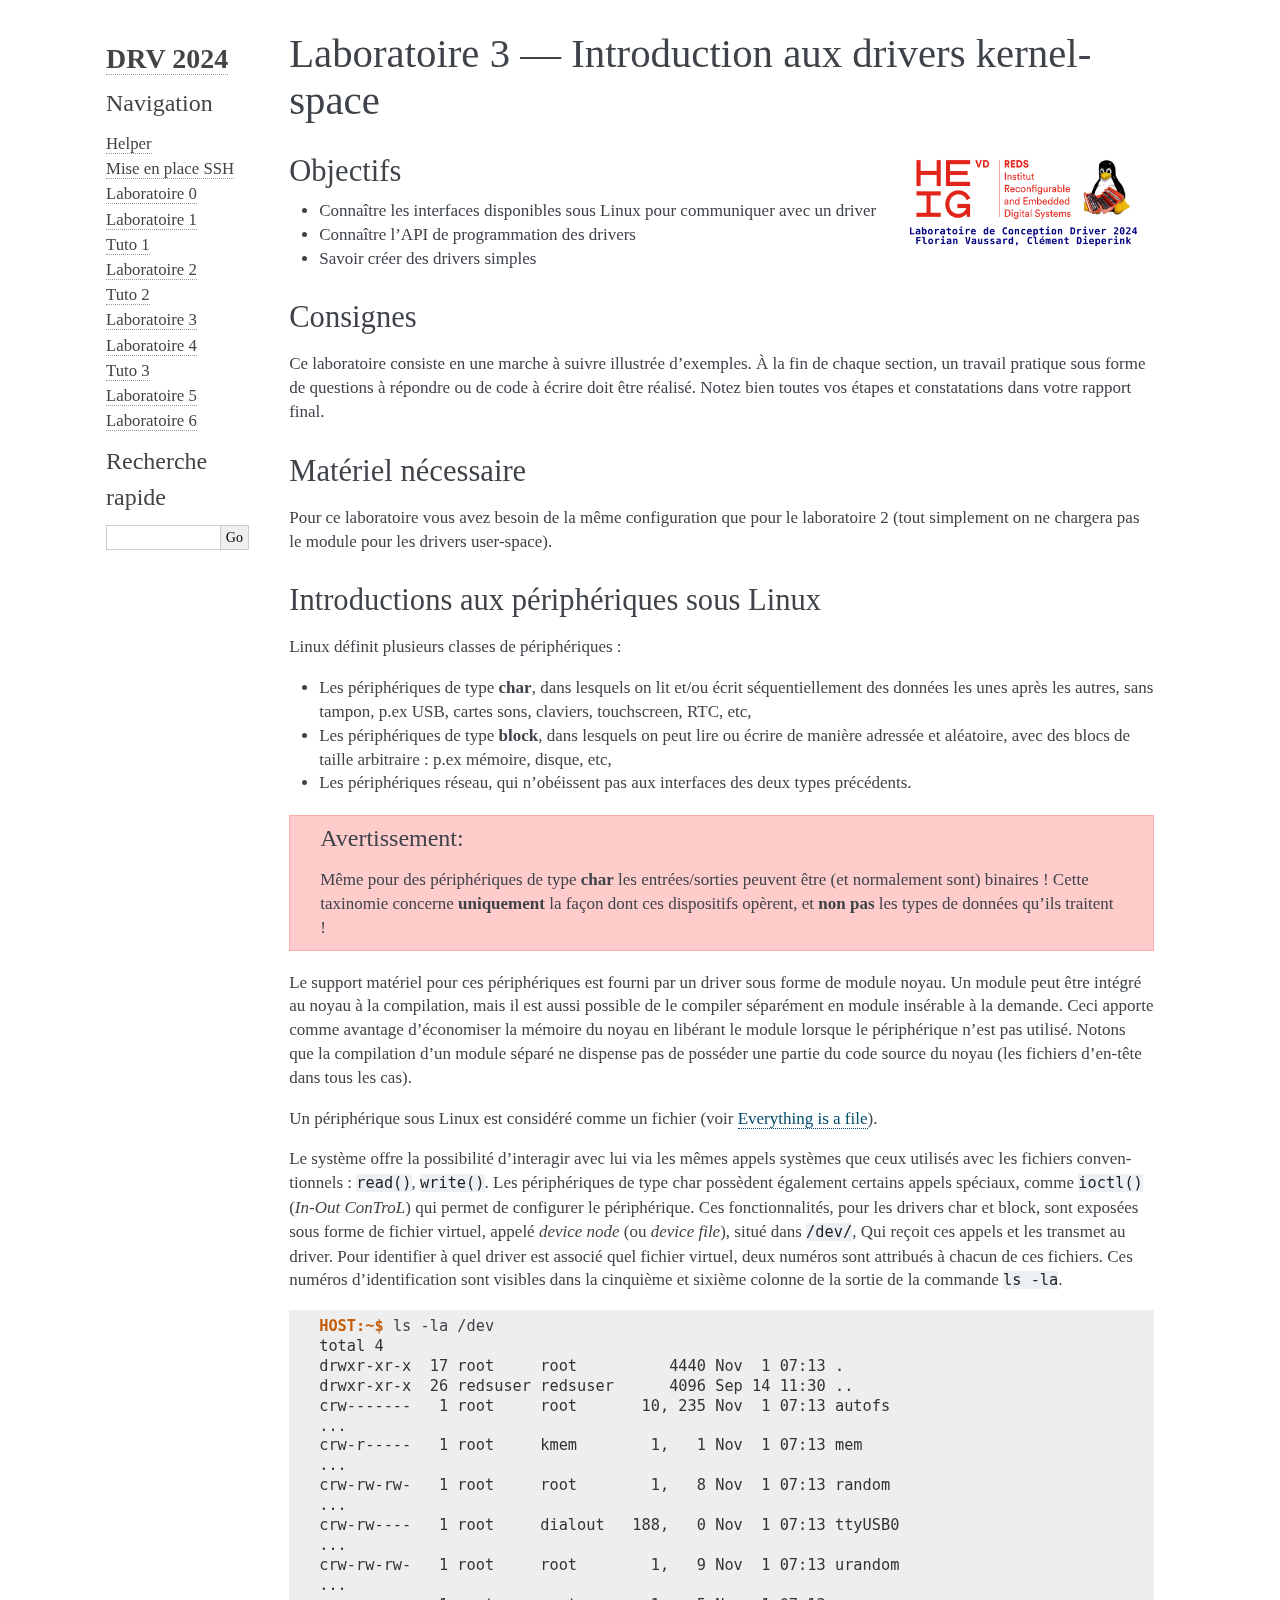
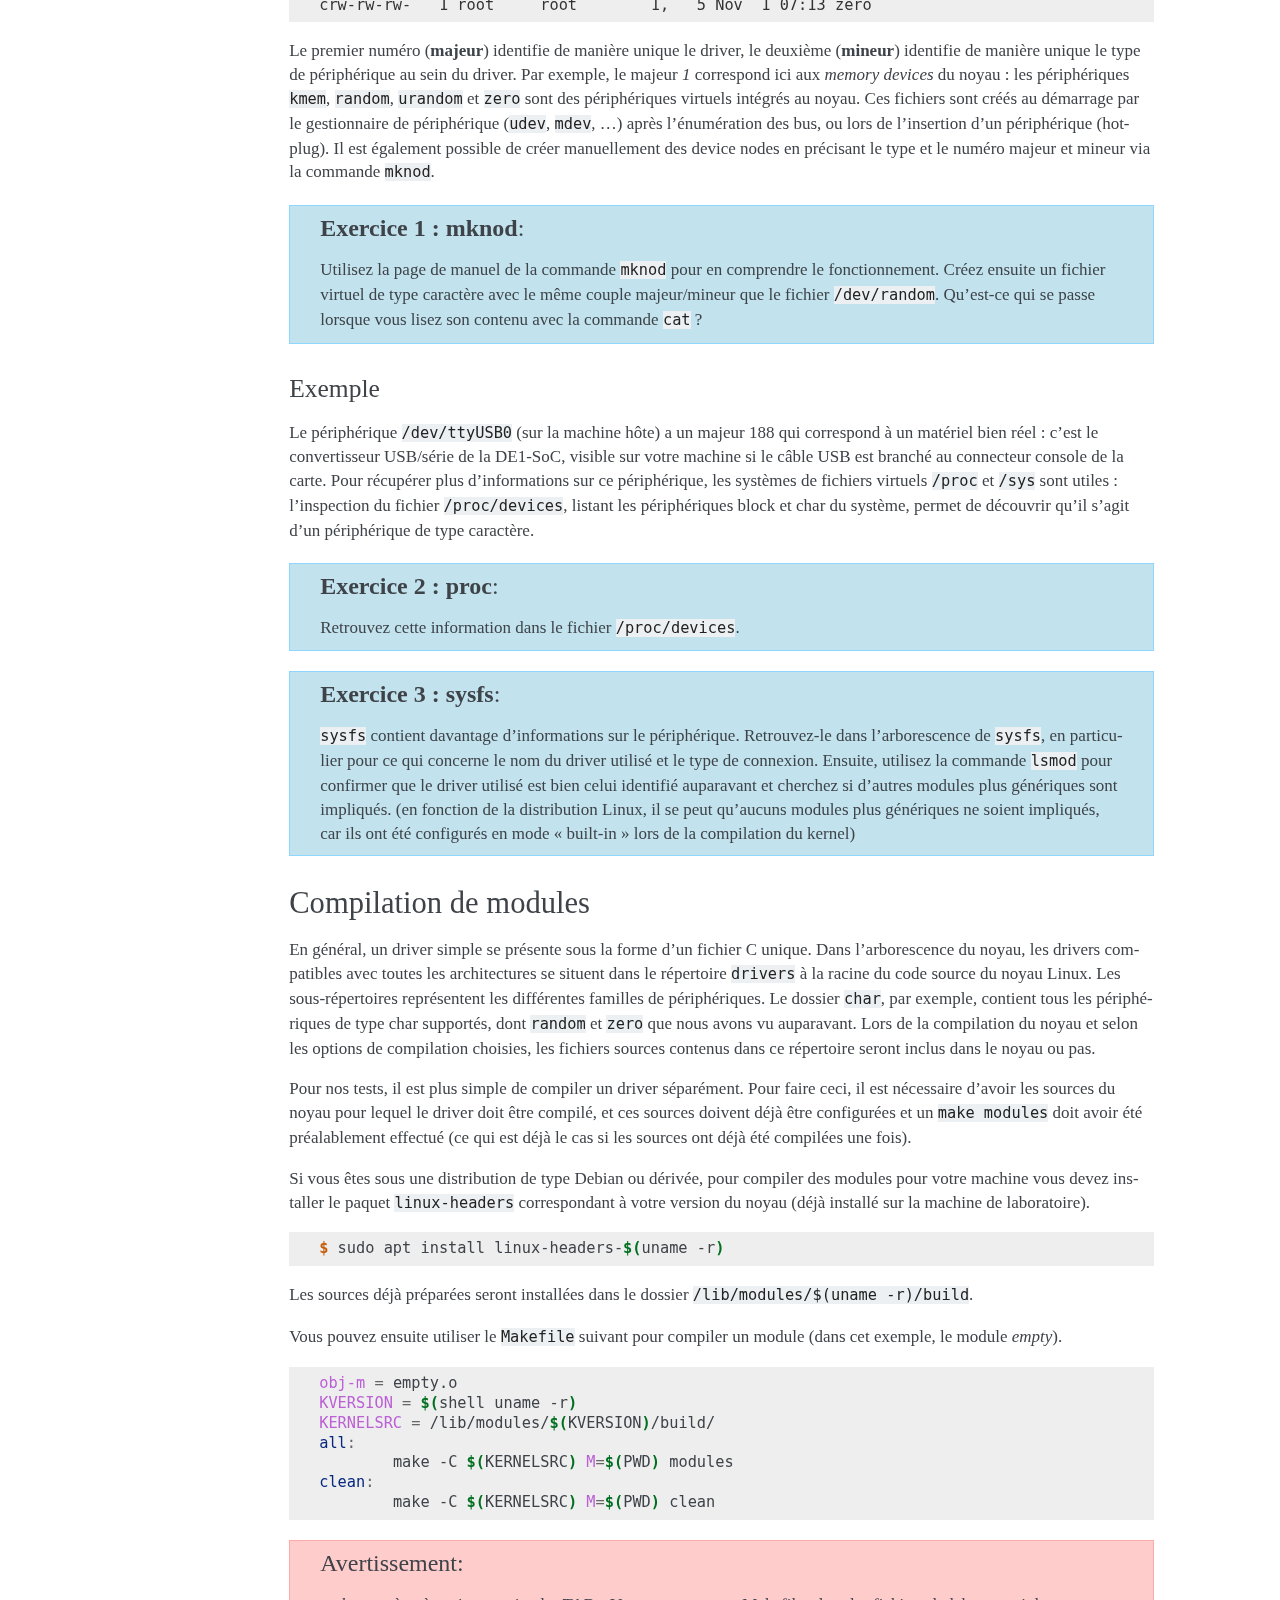
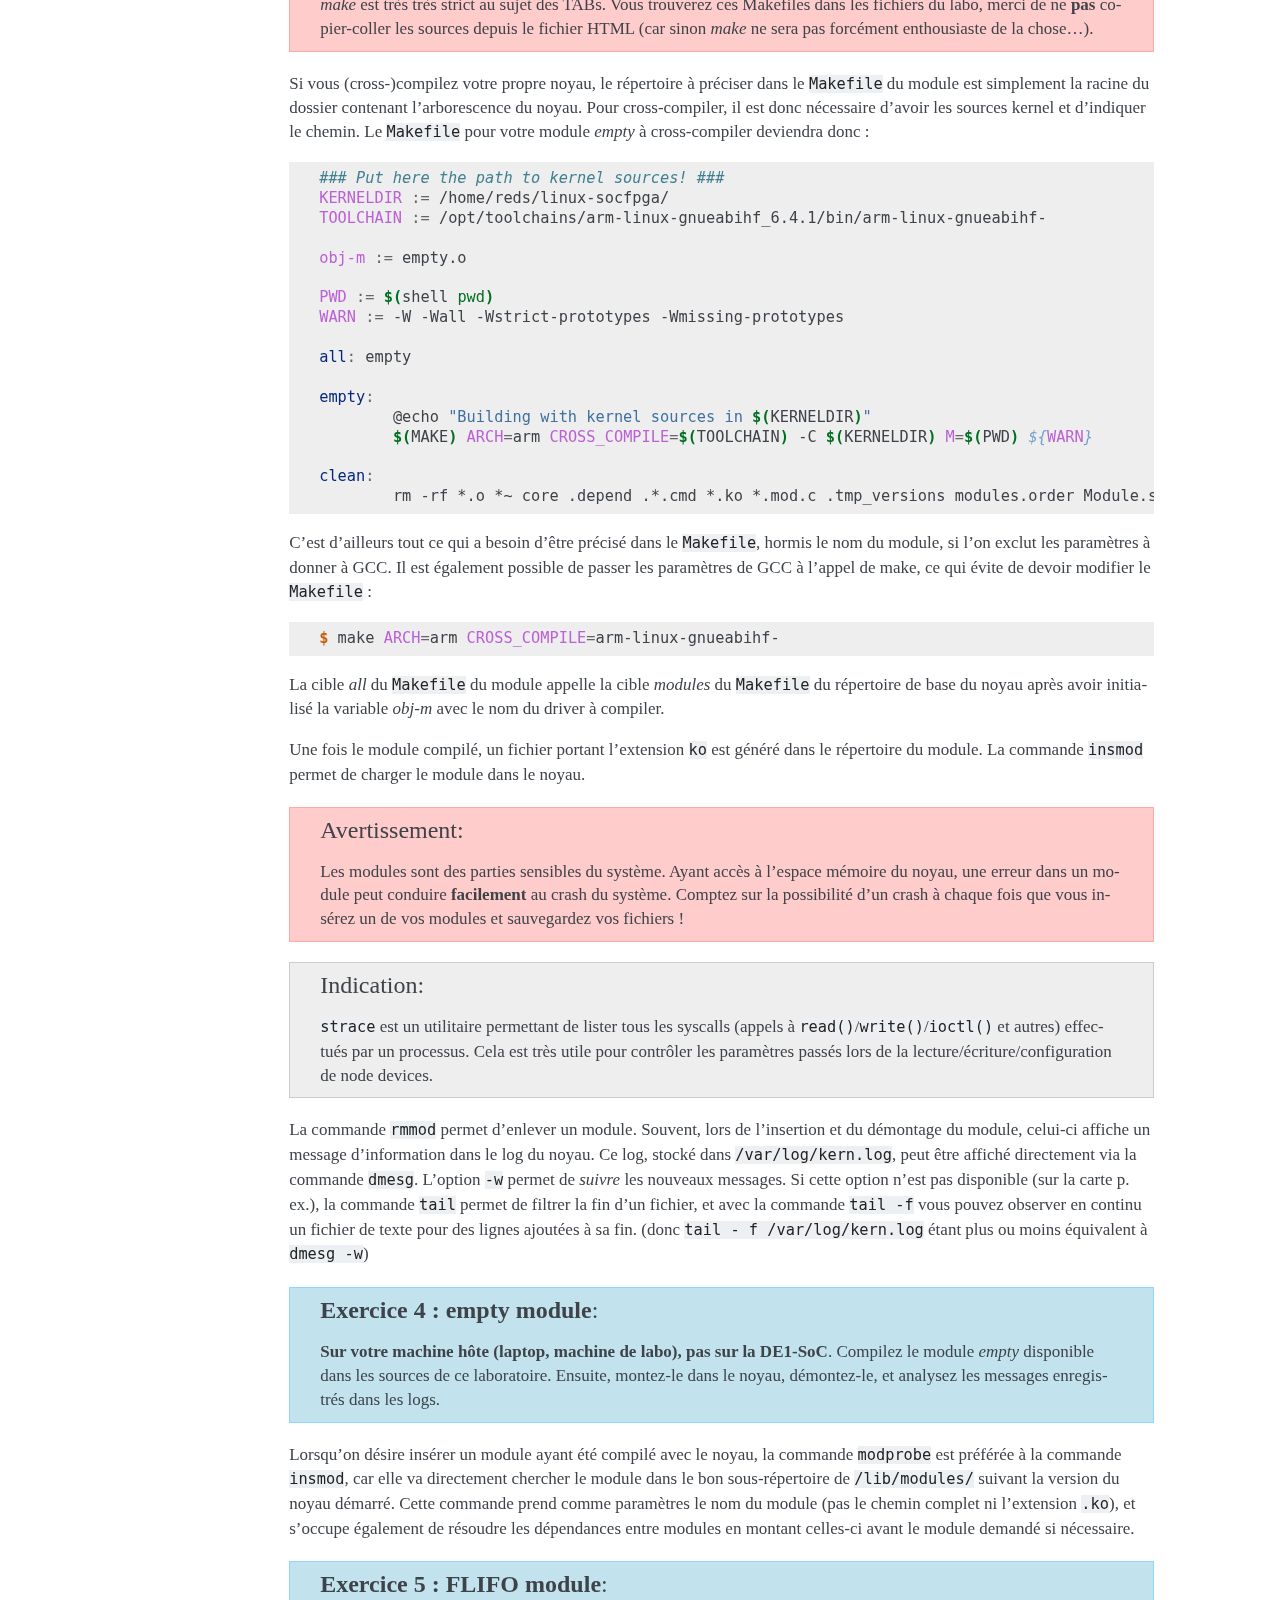
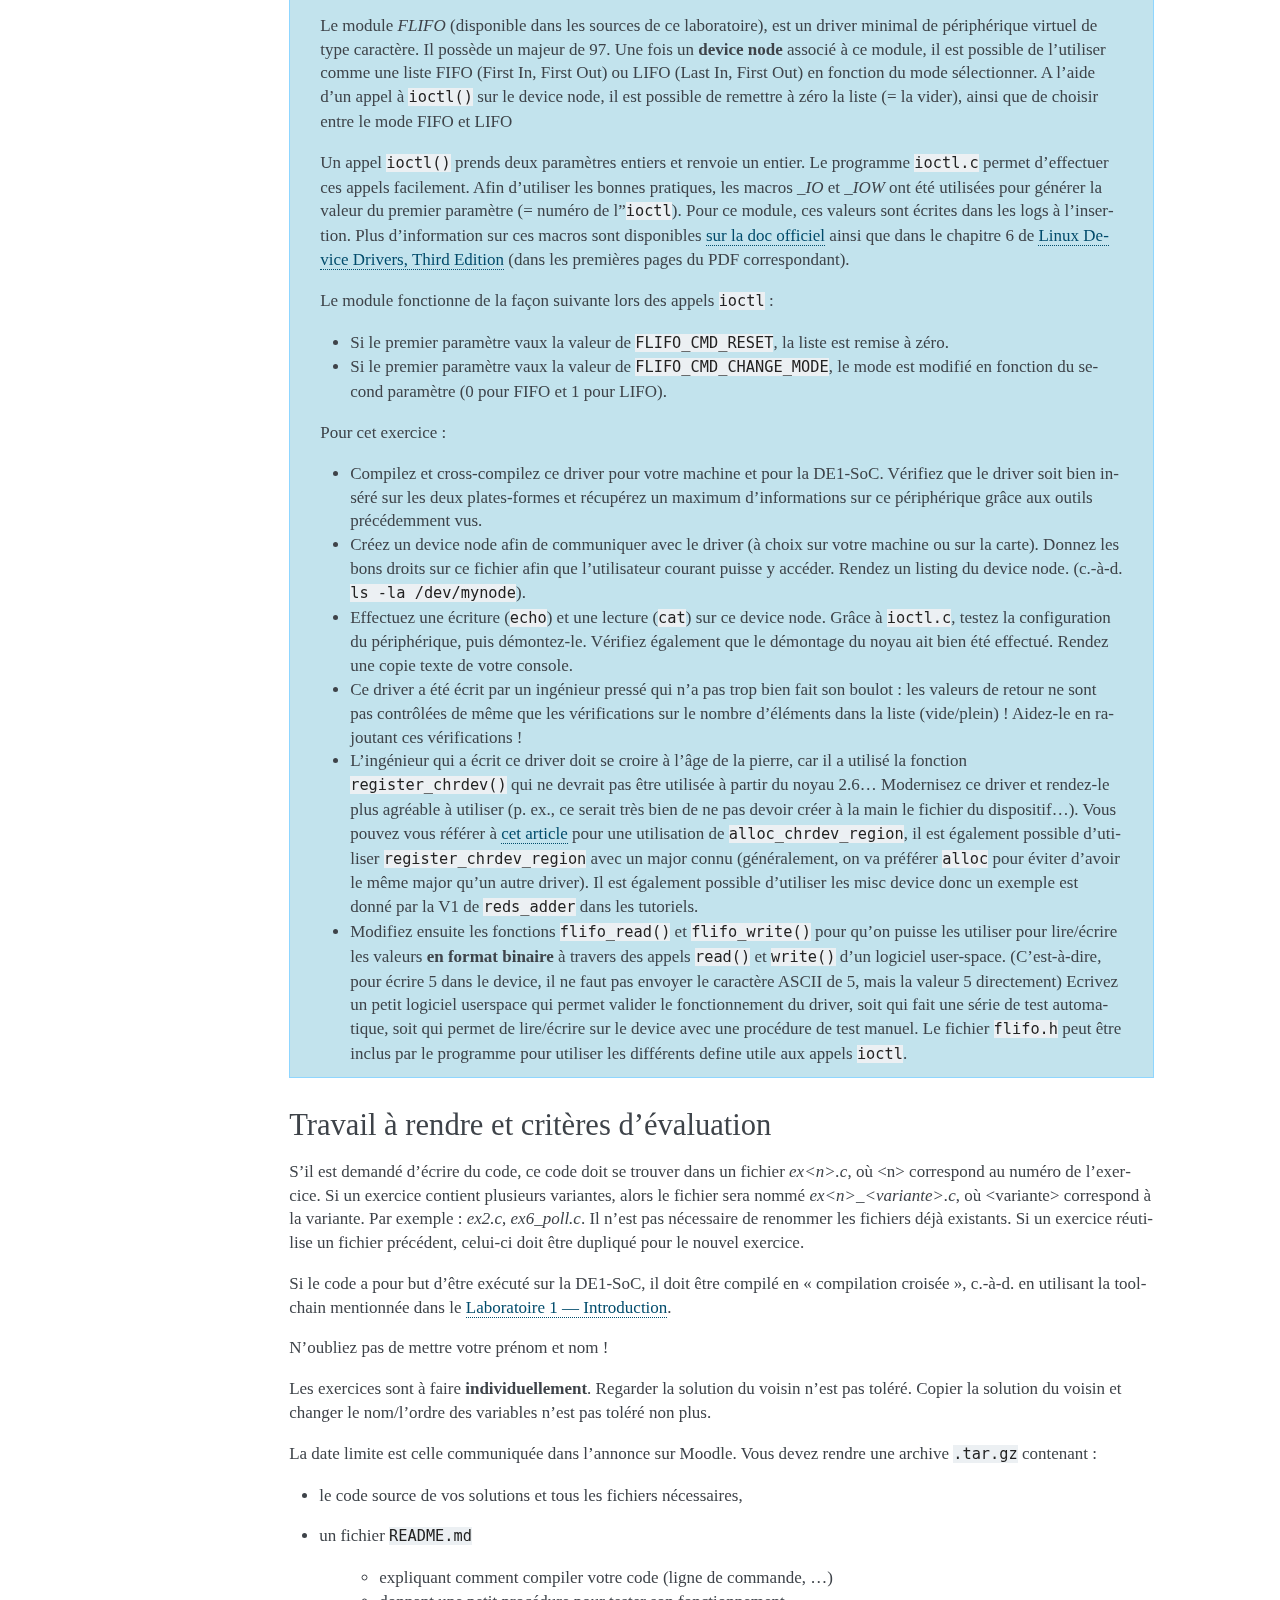
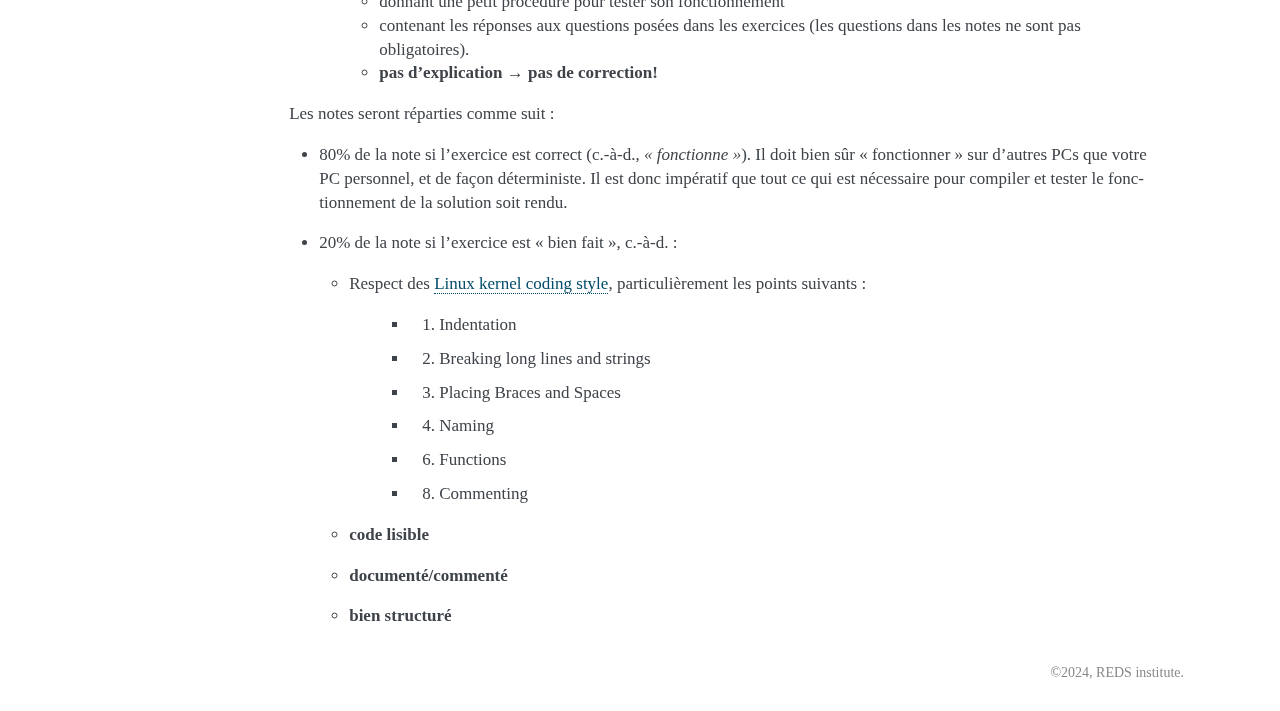
<file: docs/lab_03/lab_03.html>
<!DOCTYPE html>

<html lang="fr">
  <head>
    <meta charset="utf-8" />
    <meta name="viewport" content="width=device-width, initial-scale=1.0" /><meta name="generator" content="Docutils 0.17.1: http://docutils.sourceforge.net/" />

    <title>Laboratoire 3 — Introduction aux drivers kernel-space &#8212; Documentation DRV 2024 </title>
    <link rel="stylesheet" type="text/css" href="../_static/pygments.css" />
    <link rel="stylesheet" type="text/css" href="../_static/alabaster.css" />
    <link rel="stylesheet" type="text/css" href="../_static/color.css" />
    <script data-url_root="../" id="documentation_options" src="../_static/documentation_options.js"></script>
    <script src="../_static/jquery.js"></script>
    <script src="../_static/underscore.js"></script>
    <script src="../_static/doctools.js"></script>
    <script src="../_static/translations.js"></script>
    <link rel="index" title="Index" href="../genindex.html" />
    <link rel="search" title="Recherche" href="../search.html" />
    <link rel="next" title="Laboratoire 4 — Développement de drivers kernel-space I" href="../lab_04/lab_04.html" />
    <link rel="prev" title="Tutoriel 2 — REDS-adder driver v0.1 et v1.1" href="../tuto_02/tuto_02.html" />
   
  <link rel="stylesheet" href="../_static/custom.css" type="text/css" />
  
  
  <meta name="viewport" content="width=device-width, initial-scale=0.9, maximum-scale=0.9" />

  </head><body>
  

    <div class="document">
      <div class="documentwrapper">
        <div class="bodywrapper">
          

          <div class="body" role="main">
            
  <section id="laboratoire-3-introduction-aux-drivers-kernel-space">
<span id="laboratoire3"></span><h1>Laboratoire 3 — Introduction aux drivers kernel-space<a class="headerlink" href="#laboratoire-3-introduction-aux-drivers-kernel-space" title="Lien permanent vers ce titre">¶</a></h1>
<figure class="align-right">
<a class="reference internal image-reference" href="../_images/logo_drv.png"><img alt="../_images/logo_drv.png" src="../_images/logo_drv.png" style="width: 6cm;" /></a>
</figure>
<section id="objectifs">
<h2>Objectifs<a class="headerlink" href="#objectifs" title="Lien permanent vers ce titre">¶</a></h2>
<ul class="simple">
<li><p>Connaître les interfaces disponibles sous Linux pour communiquer avec un driver</p></li>
<li><p>Connaître l’API de programmation des drivers</p></li>
<li><p>Savoir créer des drivers simples</p></li>
</ul>
</section>
<section id="consignes">
<h2>Consignes<a class="headerlink" href="#consignes" title="Lien permanent vers ce titre">¶</a></h2>
<p>Ce laboratoire consiste en une marche à suivre illustrée d’exemples.
À la fin de chaque section, un travail pratique sous forme de questions à
répondre ou de code à écrire doit être réalisé. Notez bien toutes vos étapes et
constatations dans votre rapport final.</p>
</section>
<section id="materiel-necessaire">
<h2>Matériel nécessaire<a class="headerlink" href="#materiel-necessaire" title="Lien permanent vers ce titre">¶</a></h2>
<p>Pour ce laboratoire vous avez besoin de la même configuration que pour le laboratoire 2 (tout
simplement on ne chargera pas le module pour les drivers user-space).</p>
</section>
<section id="introductions-aux-peripheriques-sous-linux">
<h2>Introductions aux périphériques sous Linux<a class="headerlink" href="#introductions-aux-peripheriques-sous-linux" title="Lien permanent vers ce titre">¶</a></h2>
<p>Linux définit plusieurs classes de périphériques :</p>
<ul class="simple">
<li><p>Les périphériques de type <strong>char</strong>, dans lesquels on lit et/ou
écrit séquentiellement des données les unes après les autres, sans tampon,
p.ex USB, cartes sons, claviers, touchscreen, RTC, etc,</p></li>
<li><p>Les périphériques de type <strong>block</strong>, dans lesquels on peut lire ou écrire de
manière adressée et aléatoire, avec des blocs de taille arbitraire :
p.ex mémoire, disque, etc,</p></li>
<li><p>Les périphériques réseau, qui n’obéissent pas aux interfaces des deux types
précédents.</p></li>
</ul>
<div class="admonition warning">
<p class="admonition-title">Avertissement</p>
<p>Même pour des périphériques de type <strong>char</strong> les entrées/sorties
peuvent être (et normalement sont) binaires ! Cette taxinomie concerne <strong>uniquement</strong>
la façon dont ces dispositifs opèrent, et <strong>non pas</strong> les types de données
qu’ils traitent !</p>
</div>
<p>Le support matériel pour ces périphériques est fourni par un driver sous forme
de module noyau. Un module peut être intégré au noyau à la compilation, mais il
est aussi possible de le compiler séparément en module insérable à la demande.
Ceci apporte comme avantage d’économiser la mémoire du noyau en libérant le
module lorsque le périphérique n’est pas utilisé. Notons que la compilation d’un
module séparé ne dispense pas de posséder une partie du code source du noyau
(les fichiers d’en-tête dans tous les cas).</p>
<p>Un périphérique sous Linux est considéré comme un fichier (voir
<a class="reference external" href="https://en.wikipedia.org/wiki/Everything_is_a_file">Everything is a file</a>).</p>
<p>Le système offre la possibilité d’interagir avec lui via les mêmes appels
systèmes que ceux utilisés avec les fichiers conventionnels : <code class="code c docutils literal notranslate"><span class="name"><span class="pre">read</span></span><span class="punctuation"><span class="pre">()</span></span></code>,
<code class="code c docutils literal notranslate"><span class="name"><span class="pre">write</span></span><span class="punctuation"><span class="pre">()</span></span></code>.
Les périphériques de type char possèdent également certains appels
spéciaux, comme <code class="code c docutils literal notranslate"><span class="name"><span class="pre">ioctl</span></span><span class="punctuation"><span class="pre">()</span></span></code> (<em>In-Out ConTroL</em>) qui permet de configurer le
périphérique.
Ces fonctionnalités, pour les drivers char et block, sont exposées sous forme de
fichier virtuel, appelé <em>device node</em> (ou <em>device file</em>), situé dans
<code class="file docutils literal notranslate"><span class="pre">/dev/</span></code>, Qui reçoit ces appels et les transmet au driver.
Pour identifier à quel driver est associé quel fichier virtuel, deux numéros
sont attribués à chacun de ces fichiers.
Ces numéros d’identification sont visibles dans la cinquième et sixième
colonne de la sortie de la commande <code class="code bash docutils literal notranslate"><span class="pre">ls</span> <span class="pre">-la</span></code>.</p>
<div class="highlight-console notranslate"><div class="highlight"><pre><span></span><span class="gp">HOST:~$ </span>ls -la /dev
<span class="go">total 4</span>
<span class="go">drwxr-xr-x  17 root     root          4440 Nov  1 07:13 .</span>
<span class="go">drwxr-xr-x  26 redsuser redsuser      4096 Sep 14 11:30 ..</span>
<span class="go">crw-------   1 root     root       10, 235 Nov  1 07:13 autofs</span>
<span class="go">...</span>
<span class="go">crw-r-----   1 root     kmem        1,   1 Nov  1 07:13 mem</span>
<span class="go">...</span>
<span class="go">crw-rw-rw-   1 root     root        1,   8 Nov  1 07:13 random</span>
<span class="go">...</span>
<span class="go">crw-rw----   1 root     dialout   188,   0 Nov  1 07:13 ttyUSB0</span>
<span class="go">...</span>
<span class="go">crw-rw-rw-   1 root     root        1,   9 Nov  1 07:13 urandom</span>
<span class="go">...</span>
<span class="go">crw-rw-rw-   1 root     root        1,   5 Nov  1 07:13 zero</span>
</pre></div>
</div>
<p>Le premier numéro (<strong>majeur</strong>) identifie de manière unique le driver, le
deuxième (<strong>mineur</strong>) identifie de manière unique le type de périphérique au
sein du driver. Par exemple, le majeur <em>1</em> correspond ici aux <em>memory devices</em> du
noyau : les périphériques <code class="file docutils literal notranslate"><span class="pre">kmem</span></code>, <code class="file docutils literal notranslate"><span class="pre">random</span></code>, <code class="file docutils literal notranslate"><span class="pre">urandom</span></code> et
<code class="file docutils literal notranslate"><span class="pre">zero</span></code> sont des périphériques virtuels intégrés au noyau.
Ces fichiers sont créés au démarrage par le gestionnaire de périphérique
(<code class="file docutils literal notranslate"><span class="pre">udev</span></code>, <code class="file docutils literal notranslate"><span class="pre">mdev</span></code>, …) après l’énumération des bus, ou lors de
l’insertion d’un périphérique (hot-plug).
Il est également possible de créer manuellement des device nodes en
précisant le type et le numéro majeur et mineur via la commande <code class="code bash docutils literal notranslate"><span class="pre">mknod</span></code>.</p>
<div class="admonition-exercice-1-mknod admonition">
<p class="admonition-title"><strong>Exercice 1 : mknod</strong></p>
<p>Utilisez la page de manuel de la commande <code class="code bash docutils literal notranslate"><span class="pre">mknod</span></code> pour en comprendre le
fonctionnement.
Créez ensuite un fichier virtuel de type caractère avec le même couple
majeur/mineur que le fichier <code class="file docutils literal notranslate"><span class="pre">/dev/random</span></code>.
Qu’est-ce qui se passe lorsque vous lisez son contenu avec la commande
<code class="code bash docutils literal notranslate"><span class="pre">cat</span></code> ?</p>
</div>
<section id="exemple">
<h3>Exemple<a class="headerlink" href="#exemple" title="Lien permanent vers ce titre">¶</a></h3>
<p>Le périphérique <code class="file docutils literal notranslate"><span class="pre">/dev/ttyUSB0</span></code> (sur la machine hôte) a un majeur 188 qui correspond à un matériel
bien réel : c’est le convertisseur USB/série de la DE1-SoC, visible sur votre
machine si le câble USB est branché au connecteur console de la carte.
Pour récupérer plus d’informations sur ce périphérique, les systèmes de fichiers
virtuels <code class="file docutils literal notranslate"><span class="pre">/proc</span></code> et <code class="file docutils literal notranslate"><span class="pre">/sys</span></code> sont utiles :
l’inspection du fichier <code class="file docutils literal notranslate"><span class="pre">/proc/devices</span></code>, listant les périphériques block
et char du système, permet de découvrir qu’il s’agit d’un périphérique de type
caractère.</p>
<div class="admonition-exercice-2-proc admonition">
<p class="admonition-title"><strong>Exercice 2 : proc</strong></p>
<p>Retrouvez cette information dans le fichier <code class="file docutils literal notranslate"><span class="pre">/proc/devices</span></code>.</p>
</div>
<div class="admonition-exercice-3-sysfs admonition">
<p class="admonition-title"><strong>Exercice 3 : sysfs</strong></p>
<p><code class="file docutils literal notranslate"><span class="pre">sysfs</span></code> contient davantage d’informations sur le périphérique.
Retrouvez-le dans l’arborescence de <code class="file docutils literal notranslate"><span class="pre">sysfs</span></code>, en particulier
pour ce qui concerne le nom du driver utilisé et le type de connexion.
Ensuite, utilisez la commande <code class="code bash docutils literal notranslate"><span class="pre">lsmod</span></code> pour confirmer que le
driver utilisé est bien celui identifié auparavant et cherchez si
d’autres modules plus génériques sont impliqués.
(en fonction de la distribution Linux, il se peut qu’aucuns modules
plus génériques ne soient impliqués, car ils ont été configurés en mode « built-in »
lors de la compilation du kernel)</p>
</div>
</section>
</section>
<section id="compilation-de-modules">
<h2>Compilation de modules<a class="headerlink" href="#compilation-de-modules" title="Lien permanent vers ce titre">¶</a></h2>
<p>En général, un driver simple se présente sous la forme d’un fichier C unique.
Dans l’arborescence du noyau, les drivers compatibles avec toutes les
architectures se situent dans le répertoire <code class="file docutils literal notranslate"><span class="pre">drivers</span></code> à la racine du code
source du noyau Linux.
Les sous-répertoires représentent les différentes familles de périphériques.
Le dossier <code class="file docutils literal notranslate"><span class="pre">char</span></code>, par exemple, contient tous les périphériques de type
char supportés, dont <code class="file docutils literal notranslate"><span class="pre">random</span></code> et <code class="file docutils literal notranslate"><span class="pre">zero</span></code> que nous avons vu auparavant.
Lors de la compilation du noyau et selon les options de compilation choisies,
les fichiers sources contenus dans ce répertoire seront inclus dans le noyau ou
pas.</p>
<p>Pour nos tests, il est plus simple de compiler un driver séparément. Pour faire
ceci, il est nécessaire d’avoir les sources du noyau pour lequel le driver doit
être compilé, et ces sources doivent déjà être configurées et un
<code class="code bash docutils literal notranslate"><span class="pre">make</span> <span class="pre">modules</span></code> doit avoir été préalablement effectué (ce qui est déjà le cas
si les sources ont déjà été compilées une fois).</p>
<p>Si vous êtes sous une distribution de type Debian ou dérivée, pour compiler des
modules pour votre machine vous devez installer le paquet <code class="file docutils literal notranslate"><span class="pre">linux-headers</span></code>
correspondant à votre version du noyau (déjà installé sur la machine de
laboratoire).</p>
<div class="highlight-console notranslate"><div class="highlight"><pre><span></span><span class="gp">$ </span>sudo apt install linux-headers-<span class="k">$(</span>uname -r<span class="k">)</span>
</pre></div>
</div>
<p>Les sources déjà préparées seront installées dans le dossier
<code class="file docutils literal notranslate"><span class="pre">/lib/modules/$(uname</span> <span class="pre">-r)/build</span></code>.</p>
<p>Vous pouvez ensuite utiliser le <code class="file docutils literal notranslate"><span class="pre">Makefile</span></code> suivant pour compiler un module
(dans cet exemple, le module <em>empty</em>).</p>
<div class="highlight-Makefile notranslate"><div class="highlight"><pre><span></span><span class="nv">obj-m</span> <span class="o">=</span> empty.o
<span class="nv">KVERSION</span> <span class="o">=</span> <span class="k">$(</span>shell uname -r<span class="k">)</span>
<span class="nv">KERNELSRC</span> <span class="o">=</span> /lib/modules/<span class="k">$(</span>KVERSION<span class="k">)</span>/build/
<span class="nf">all</span><span class="o">:</span>
	make -C <span class="k">$(</span>KERNELSRC<span class="k">)</span> <span class="nv">M</span><span class="o">=</span><span class="k">$(</span>PWD<span class="k">)</span> modules
<span class="nf">clean</span><span class="o">:</span>
	make -C <span class="k">$(</span>KERNELSRC<span class="k">)</span> <span class="nv">M</span><span class="o">=</span><span class="k">$(</span>PWD<span class="k">)</span> clean
</pre></div>
</div>
<div class="admonition warning">
<p class="admonition-title">Avertissement</p>
<p><em>make</em> est très très strict au sujet des TABs. Vous trouverez ces
Makefiles dans les fichiers du labo, merci de ne <strong>pas</strong>
copier-coller les sources depuis le fichier HTML (car sinon <em>make</em>
ne sera pas forcément enthousiaste de la chose…).</p>
</div>
<p>Si vous (cross-)compilez votre propre noyau, le répertoire à préciser dans le
<code class="file docutils literal notranslate"><span class="pre">Makefile</span></code> du module est simplement la racine du dossier contenant
l’arborescence du noyau.
Pour cross-compiler, il est donc nécessaire d’avoir les sources kernel et
d’indiquer le chemin.
Le <code class="file docutils literal notranslate"><span class="pre">Makefile</span></code> pour votre module <em>empty</em> à cross-compiler deviendra
donc :</p>
<div class="highlight-Makefile notranslate"><div class="highlight"><pre><span></span><span class="c">### Put here the path to kernel sources! ###</span>
<span class="nv">KERNELDIR</span> <span class="o">:=</span> /home/reds/linux-socfpga/
<span class="nv">TOOLCHAIN</span> <span class="o">:=</span> /opt/toolchains/arm-linux-gnueabihf_6.4.1/bin/arm-linux-gnueabihf-

<span class="nv">obj-m</span> <span class="o">:=</span> empty.o

<span class="nv">PWD</span> <span class="o">:=</span> <span class="k">$(</span>shell <span class="nb">pwd</span><span class="k">)</span>
<span class="nv">WARN</span> <span class="o">:=</span> -W -Wall -Wstrict-prototypes -Wmissing-prototypes

<span class="nf">all</span><span class="o">:</span> <span class="n">empty</span>

<span class="nf">empty</span><span class="o">:</span>
	@echo <span class="s2">&quot;Building with kernel sources in </span><span class="k">$(</span>KERNELDIR<span class="k">)</span><span class="s2">&quot;</span>
	<span class="k">$(</span>MAKE<span class="k">)</span> <span class="nv">ARCH</span><span class="o">=</span>arm <span class="nv">CROSS_COMPILE</span><span class="o">=</span><span class="k">$(</span>TOOLCHAIN<span class="k">)</span> -C <span class="k">$(</span>KERNELDIR<span class="k">)</span> <span class="nv">M</span><span class="o">=</span><span class="k">$(</span>PWD<span class="k">)</span> <span class="si">${</span><span class="nv">WARN</span><span class="si">}</span>

<span class="nf">clean</span><span class="o">:</span>
	rm -rf *.o *~ core .depend .*.cmd *.ko *.mod.c .tmp_versions modules.order Module.symvers
</pre></div>
</div>
<p>C’est d’ailleurs tout ce qui a besoin d’être précisé dans le <code class="file docutils literal notranslate"><span class="pre">Makefile</span></code>,
hormis le nom du module, si l’on exclut les paramètres à donner à GCC.
Il est également possible de passer les paramètres de GCC à l’appel de make, ce
qui évite de devoir modifier le <code class="file docutils literal notranslate"><span class="pre">Makefile</span></code> :</p>
<div class="highlight-console notranslate"><div class="highlight"><pre><span></span><span class="gp">$ </span>make <span class="nv">ARCH</span><span class="o">=</span>arm <span class="nv">CROSS_COMPILE</span><span class="o">=</span>arm-linux-gnueabihf-
</pre></div>
</div>
<p>La cible <em>all</em> du <code class="file docutils literal notranslate"><span class="pre">Makefile</span></code> du module appelle la cible <em>modules</em> du
<code class="file docutils literal notranslate"><span class="pre">Makefile</span></code> du répertoire de base du noyau après avoir initialisé la
variable <em>obj-m</em> avec le nom du driver à compiler.</p>
<p>Une fois le module compilé, un fichier portant l’extension <code class="file docutils literal notranslate"><span class="pre">ko</span></code> est généré
dans le répertoire du module.
La commande <code class="code bash docutils literal notranslate"><span class="pre">insmod</span></code> permet de charger le module dans le noyau.</p>
<div class="admonition warning">
<p class="admonition-title">Avertissement</p>
<p>Les modules sont des parties sensibles du système.
Ayant accès à l’espace mémoire du noyau, une erreur dans un module
peut conduire <strong>facilement</strong> au crash du système.
Comptez sur la possibilité d’un crash à chaque fois que vous
insérez un de vos modules et sauvegardez vos fichiers !</p>
</div>
<div class="admonition hint">
<p class="admonition-title">Indication</p>
<p><code class="code bash docutils literal notranslate"><span class="pre">strace</span></code> est un utilitaire permettant de lister tous les
syscalls (appels à <code class="code c docutils literal notranslate"><span class="name"><span class="pre">read</span></span><span class="punctuation"><span class="pre">()</span></span></code>/<code class="code c docutils literal notranslate"><span class="name"><span class="pre">write</span></span><span class="punctuation"><span class="pre">()</span></span></code>/<code class="code c docutils literal notranslate"><span class="name"><span class="pre">ioctl</span></span><span class="punctuation"><span class="pre">()</span></span></code> et autres)
effectués par un processus.
Cela est très utile pour contrôler les paramètres passés lors de la
lecture/écriture/configuration de node devices.</p>
</div>
<p>La commande <code class="code bash docutils literal notranslate"><span class="pre">rmmod</span></code> permet d’enlever un module.
Souvent, lors de l’insertion et du démontage du module, celui-ci affiche un
message d’information dans le log du noyau.
Ce log, stocké dans <code class="file docutils literal notranslate"><span class="pre">/var/log/kern.log</span></code>, peut être affiché directement via
la commande <code class="code bash docutils literal notranslate"><span class="pre">dmesg</span></code>. L’option <code class="code bash docutils literal notranslate"><span class="pre">-w</span></code> permet de <cite>suivre</cite> les nouveaux messages.
Si cette option n’est pas disponible (sur la carte p. ex.),
la commande <code class="code bash docutils literal notranslate"><span class="pre">tail</span></code> permet de filtrer la fin d’un fichier, et avec la
commande <code class="code bash docutils literal notranslate"><span class="pre">tail</span> <span class="pre">-f</span></code> vous pouvez observer en continu un fichier de texte pour
des lignes ajoutées à sa fin. (donc <code class="code bash docutils literal notranslate"><span class="pre">tail</span> <span class="pre">-</span> <span class="pre">f</span> <span class="pre">/var/log/kern.log</span></code> étant plus ou moins équivalent à <code class="code bash docutils literal notranslate"><span class="pre">dmesg</span> <span class="pre">-w</span></code>)</p>
<div class="admonition-exercice-4-empty-module admonition">
<p class="admonition-title"><strong>Exercice 4 : empty module</strong></p>
<p><strong>Sur votre machine hôte (laptop, machine de labo), pas sur la DE1-SoC</strong>.
Compilez le module <em>empty</em> disponible dans les sources de ce
laboratoire.
Ensuite, montez-le dans le noyau, démontez-le, et analysez les
messages enregistrés dans les logs.</p>
</div>
<p>Lorsqu’on désire insérer un module ayant été compilé avec le noyau, la commande
<code class="code bash docutils literal notranslate"><span class="pre">modprobe</span></code> est préférée à la commande <code class="code bash docutils literal notranslate"><span class="pre">insmod</span></code>, car elle va
directement chercher le module dans le bon sous-répertoire de
<code class="file docutils literal notranslate"><span class="pre">/lib/modules/</span></code> suivant la version du noyau démarré.
Cette commande prend comme paramètres le nom du module (pas le chemin complet
ni l’extension <code class="file docutils literal notranslate"><span class="pre">.ko</span></code>), et s’occupe également de résoudre les dépendances
entre modules en montant celles-ci avant le module demandé si nécessaire.</p>
<div class="admonition-exercice-5-flifo-module admonition">
<p class="admonition-title"><strong>Exercice 5 : FLIFO module</strong></p>
<p>Le module <em>FLIFO</em> (disponible dans les sources de ce laboratoire), est
un driver minimal de périphérique virtuel de type caractère.
Il possède un majeur de 97.
Une fois un <strong>device node</strong> associé à ce module, il est possible de l’utiliser comme
une liste FIFO (First In, First Out) ou LIFO (Last In, First Out) en fonction du mode sélectionner.
A l’aide d’un appel à <code class="code c docutils literal notranslate"><span class="name"><span class="pre">ioctl</span></span><span class="punctuation"><span class="pre">()</span></span></code> sur le device node, il est possible de remettre à zéro la liste (= la vider),
ainsi que de choisir entre le mode FIFO et LIFO</p>
<p>Un appel <code class="code c docutils literal notranslate"><span class="name"><span class="pre">ioctl</span></span><span class="punctuation"><span class="pre">()</span></span></code> prends deux paramètres entiers et renvoie un entier.
Le programme <code class="file docutils literal notranslate"><span class="pre">ioctl.c</span></code> permet d’effectuer ces appels facilement.
Afin d’utiliser les bonnes pratiques, les macros <cite>_IO</cite> et <cite>_IOW</cite> ont été utilisées pour générer la valeur du premier
paramètre (= numéro de l”<code class="code c docutils literal notranslate"><span class="name"><span class="pre">ioctl</span></span></code>). Pour ce module, ces valeurs sont écrites dans les logs à l’insertion.
Plus d’information sur ces macros sont disponibles <a class="reference external" href="https://www.kernel.org/doc/html/latest/userspace-api/ioctl/ioctl-number.html">sur la doc officiel</a>
ainsi que dans le chapitre 6 de <a class="reference external" href="https://lwn.net/Kernel/LDD3/">Linux Device Drivers, Third Edition</a> (dans les premières pages du PDF correspondant).</p>
<p>Le module fonctionne de la façon suivante lors des appels <code class="code c docutils literal notranslate"><span class="name"><span class="pre">ioctl</span></span></code> :</p>
<ul class="simple">
<li><p>Si le premier paramètre vaux la valeur de <code class="code c docutils literal notranslate"><span class="name"><span class="pre">FLIFO_CMD_RESET</span></span></code>, la liste est remise à zéro.</p></li>
<li><p>Si le premier paramètre vaux la valeur de <code class="code c docutils literal notranslate"><span class="name"><span class="pre">FLIFO_CMD_CHANGE_MODE</span></span></code>, le mode est modifié en fonction du second paramètre (0 pour FIFO et 1 pour LIFO).</p></li>
</ul>
<p>Pour cet exercice :</p>
<ul class="simple">
<li><p>Compilez et cross-compilez ce driver pour votre machine et pour la DE1-SoC.
Vérifiez que le driver soit bien inséré sur les deux plates-formes
et récupérez un maximum d’informations sur ce périphérique grâce aux
outils précédemment vus.</p></li>
<li><p>Créez un device node afin de communiquer avec le driver (à choix sur votre machine ou sur la carte).
Donnez les bons droits sur ce fichier afin que l’utilisateur courant puisse y accéder.
Rendez un listing du device node. (c.-à-d. <code class="code bash docutils literal notranslate"><span class="pre">ls</span> <span class="pre">-la</span> <span class="pre">/dev/mynode</span></code>).</p></li>
<li><p>Effectuez une écriture (<code class="code bash docutils literal notranslate"><span class="name builtin"><span class="pre">echo</span></span></code>) et une lecture (<code class="code bash docutils literal notranslate"><span class="pre">cat</span></code>) sur ce device node.
Grâce à <code class="file docutils literal notranslate"><span class="pre">ioctl.c</span></code>, testez la configuration du périphérique, puis démontez-le.
Vérifiez également que le démontage du noyau ait bien été effectué.
Rendez une copie texte de votre console.</p></li>
<li><p>Ce driver a été écrit par un ingénieur pressé qui n’a pas trop bien fait son boulot :
les valeurs de retour ne sont pas contrôlées de même que les vérifications sur le nombre d’éléments dans la liste (vide/plein) ! Aidez-le en rajoutant ces vérifications !</p></li>
<li><p>L’ingénieur qui a écrit ce driver doit se croire à l’âge de la pierre, car il a
utilisé la fonction <code class="code c docutils literal notranslate"><span class="name"><span class="pre">register_chrdev</span></span><span class="punctuation"><span class="pre">()</span></span></code> qui ne devrait pas être utilisée à
partir du noyau 2.6…  Modernisez ce driver et rendez-le plus agréable à utiliser
(p. ex., ce serait très bien de ne pas devoir créer à la main le fichier du dispositif…).
Vous pouvez vous référer à <a class="reference external" href="https://olegkutkov.me/2018/03/14/simple-linux-character-device-driver/">cet article</a>
pour une utilisation de <code class="code c docutils literal notranslate"><span class="name"><span class="pre">alloc_chrdev_region</span></span></code>, il est également possible d’utiliser <code class="code c docutils literal notranslate"><span class="name"><span class="pre">register_chrdev_region</span></span></code>
avec un major connu (généralement, on va préférer <code class="code c docutils literal notranslate"><span class="name"><span class="pre">alloc</span></span></code> pour éviter d’avoir le même major qu’un autre driver).
Il est également possible d’utiliser les misc device donc un exemple est donné par la V1 de <code class="code c docutils literal notranslate"><span class="name"><span class="pre">reds_adder</span></span></code> dans les tutoriels.</p></li>
<li><p>Modifiez ensuite les fonctions <code class="code c docutils literal notranslate"><span class="name"><span class="pre">flifo_read</span></span><span class="punctuation"><span class="pre">()</span></span></code> et <code class="code c docutils literal notranslate"><span class="name"><span class="pre">flifo_write</span></span><span class="punctuation"><span class="pre">()</span></span></code> pour qu’on puisse
les utiliser pour lire/écrire les valeurs <strong>en format binaire</strong> à travers
des appels <code class="code c docutils literal notranslate"><span class="name"><span class="pre">read</span></span><span class="punctuation"><span class="pre">()</span></span></code> et <code class="code c docutils literal notranslate"><span class="name"><span class="pre">write</span></span><span class="punctuation"><span class="pre">()</span></span></code> d’un logiciel user-space.
(C’est-à-dire, pour écrire 5 dans le device, il ne faut pas envoyer le caractère ASCII de 5, mais la valeur 5 directement)
Ecrivez un petit logiciel userspace qui permet valider le fonctionnement du driver, soit qui fait une série de test automatique,
soit qui permet de lire/écrire sur le device avec une procédure de test manuel.
Le fichier <code class="file docutils literal notranslate"><span class="pre">flifo.h</span></code> peut être inclus par le programme pour utiliser les différents define utile aux appels <code class="code c docutils literal notranslate"><span class="name"><span class="pre">ioctl</span></span></code>.</p></li>
</ul>
</div>
</section>
<section id="travail-a-rendre-et-criteres-d-evaluation">
<h2>Travail à rendre et critères d’évaluation<a class="headerlink" href="#travail-a-rendre-et-criteres-d-evaluation" title="Lien permanent vers ce titre">¶</a></h2>
<p>S’il est demandé d’écrire du code, ce code doit se trouver dans un fichier <em>ex&lt;n&gt;.c</em>, où &lt;n&gt; correspond au numéro de l’exercice.
Si un exercice contient plusieurs variantes, alors le fichier sera nommé <em>ex&lt;n&gt;_&lt;variante&gt;.c</em>, où &lt;variante&gt; correspond à la variante.
Par exemple : <em>ex2.c</em>, <em>ex6_poll.c</em>.
Il n’est pas nécessaire de renommer les fichiers déjà existants.
Si un exercice réutilise un fichier précédent, celui-ci doit être dupliqué pour le nouvel exercice.</p>
<p>Si le code a pour but d’être exécuté sur la DE1-SoC, il doit être compilé en « compilation croisée »,
c.-à-d. en utilisant la toolchain mentionnée dans le <a class="reference internal" href="../lab_01/lab_01.html#laboratoire1"><span class="std std-ref">Laboratoire 1 — Introduction</span></a>.</p>
<p>N’oubliez pas de mettre votre prénom et nom !</p>
<p>Les exercices sont à faire <strong>individuellement</strong>.
Regarder la solution du voisin n’est pas toléré.
Copier la solution du voisin et changer le nom/l’ordre des variables n’est pas toléré non plus.</p>
<p>La date limite est celle communiquée dans l’annonce sur Moodle.
Vous devez rendre une archive <code class="file docutils literal notranslate"><span class="pre">.tar.gz</span></code> contenant :</p>
<ul>
<li><p>le code source de vos solutions et tous les fichiers nécessaires,</p></li>
<li><p>un fichier <code class="file docutils literal notranslate"><span class="pre">README.md</span></code></p>
<blockquote>
<div><ul class="simple">
<li><p>expliquant comment compiler votre code (ligne de commande, …)</p></li>
<li><p>donnant une petit procédure pour tester son fonctionnement</p></li>
<li><p>contenant les réponses aux questions posées dans les exercices (les questions dans les notes ne sont pas obligatoires).</p></li>
<li><p><strong>pas d’explication</strong> → <strong>pas de correction!</strong></p></li>
</ul>
</div></blockquote>
</li>
</ul>
<p>Les notes seront réparties comme suit :</p>
<ul>
<li><p>80% de la note si l’exercice est correct (c.-à-d., <em>« fonctionne »</em>).
Il doit bien sûr « fonctionner » sur d’autres PCs que votre PC personnel, et de façon déterministe.
Il est donc impératif que tout ce qui est nécessaire pour compiler et tester le fonctionnement de la solution soit rendu.</p></li>
<li><p>20% de la note si l’exercice est « bien fait », c.-à-d. :</p>
<ul>
<li><p>Respect des <a class="reference external" href="https://www.kernel.org/doc/html/latest/process/coding-style.html">Linux kernel coding style</a>,
particulièrement les points suivants :</p>
<blockquote>
<div><ul class="simple">
<li><ol class="arabic simple">
<li><p>Indentation</p></li>
</ol>
</li>
<li><ol class="arabic simple" start="2">
<li><p>Breaking long lines and strings</p></li>
</ol>
</li>
<li><ol class="arabic simple" start="3">
<li><p>Placing Braces and Spaces</p></li>
</ol>
</li>
<li><ol class="arabic simple" start="4">
<li><p>Naming</p></li>
</ol>
</li>
<li><ol class="arabic simple" start="6">
<li><p>Functions</p></li>
</ol>
</li>
<li><ol class="arabic simple" start="8">
<li><p>Commenting</p></li>
</ol>
</li>
</ul>
</div></blockquote>
</li>
<li><p><strong>code lisible</strong></p></li>
<li><p><strong>documenté/commenté</strong></p></li>
<li><p><strong>bien structuré</strong></p></li>
</ul>
</li>
</ul>
</section>
</section>


          </div>
          
        </div>
      </div>
      <div class="sphinxsidebar" role="navigation" aria-label="main navigation">
        <div class="sphinxsidebarwrapper">
<h1 class="logo"><a href="../index.html">DRV 2024</a></h1>








<h3>Navigation</h3>
<ul class="current">
<li class="toctree-l1"><a class="reference internal" href="../helper/helper.html">Helper</a></li>
<li class="toctree-l1"><a class="reference internal" href="../helper/ssh.html">Mise en place SSH</a></li>
<li class="toctree-l1"><a class="reference internal" href="../lab_00/lab_00.html">Laboratoire 0</a></li>
<li class="toctree-l1"><a class="reference internal" href="../lab_01/lab_01.html">Laboratoire 1</a></li>
<li class="toctree-l1"><a class="reference internal" href="../tuto_01/tuto_01.html">Tuto 1</a></li>
<li class="toctree-l1"><a class="reference internal" href="../lab_02/lab_02.html">Laboratoire 2</a></li>
<li class="toctree-l1"><a class="reference internal" href="../tuto_02/tuto_02.html">Tuto 2</a></li>
<li class="toctree-l1 current"><a class="current reference internal" href="#">Laboratoire 3</a></li>
<li class="toctree-l1"><a class="reference internal" href="../lab_04/lab_04.html">Laboratoire 4</a></li>
<li class="toctree-l1"><a class="reference internal" href="../tuto_03/tuto_03.html">Tuto 3</a></li>
<li class="toctree-l1"><a class="reference internal" href="../lab_05/lab_05.html">Laboratoire 5</a></li>
<li class="toctree-l1"><a class="reference internal" href="../lab_06/lab_06.html">Laboratoire 6</a></li>
</ul>

<div class="relations">
<h3>Related Topics</h3>
<ul>
  <li><a href="../index.html">Documentation overview</a><ul>
      <li>Previous: <a href="../tuto_02/tuto_02.html" title="Chapitre précédent">Tutoriel 2 —  REDS-adder driver v0.1 et v1.1</a></li>
      <li>Next: <a href="../lab_04/lab_04.html" title="Chapitre suivant">Laboratoire 4 — Développement de drivers kernel-space I</a></li>
  </ul></li>
</ul>
</div>
<div id="searchbox" style="display: none" role="search">
  <h3 id="searchlabel">Recherche rapide</h3>
    <div class="searchformwrapper">
    <form class="search" action="../search.html" method="get">
      <input type="text" name="q" aria-labelledby="searchlabel" autocomplete="off" autocorrect="off" autocapitalize="off" spellcheck="false"/>
      <input type="submit" value="Go" />
    </form>
    </div>
</div>
<script>$('#searchbox').show(0);</script>








        </div>
      </div>
      <div class="clearer"></div>
    </div>
    <div class="footer">
      &copy;2024, REDS institute.
      
    </div>

    

    
  </body>
</html>
</file>
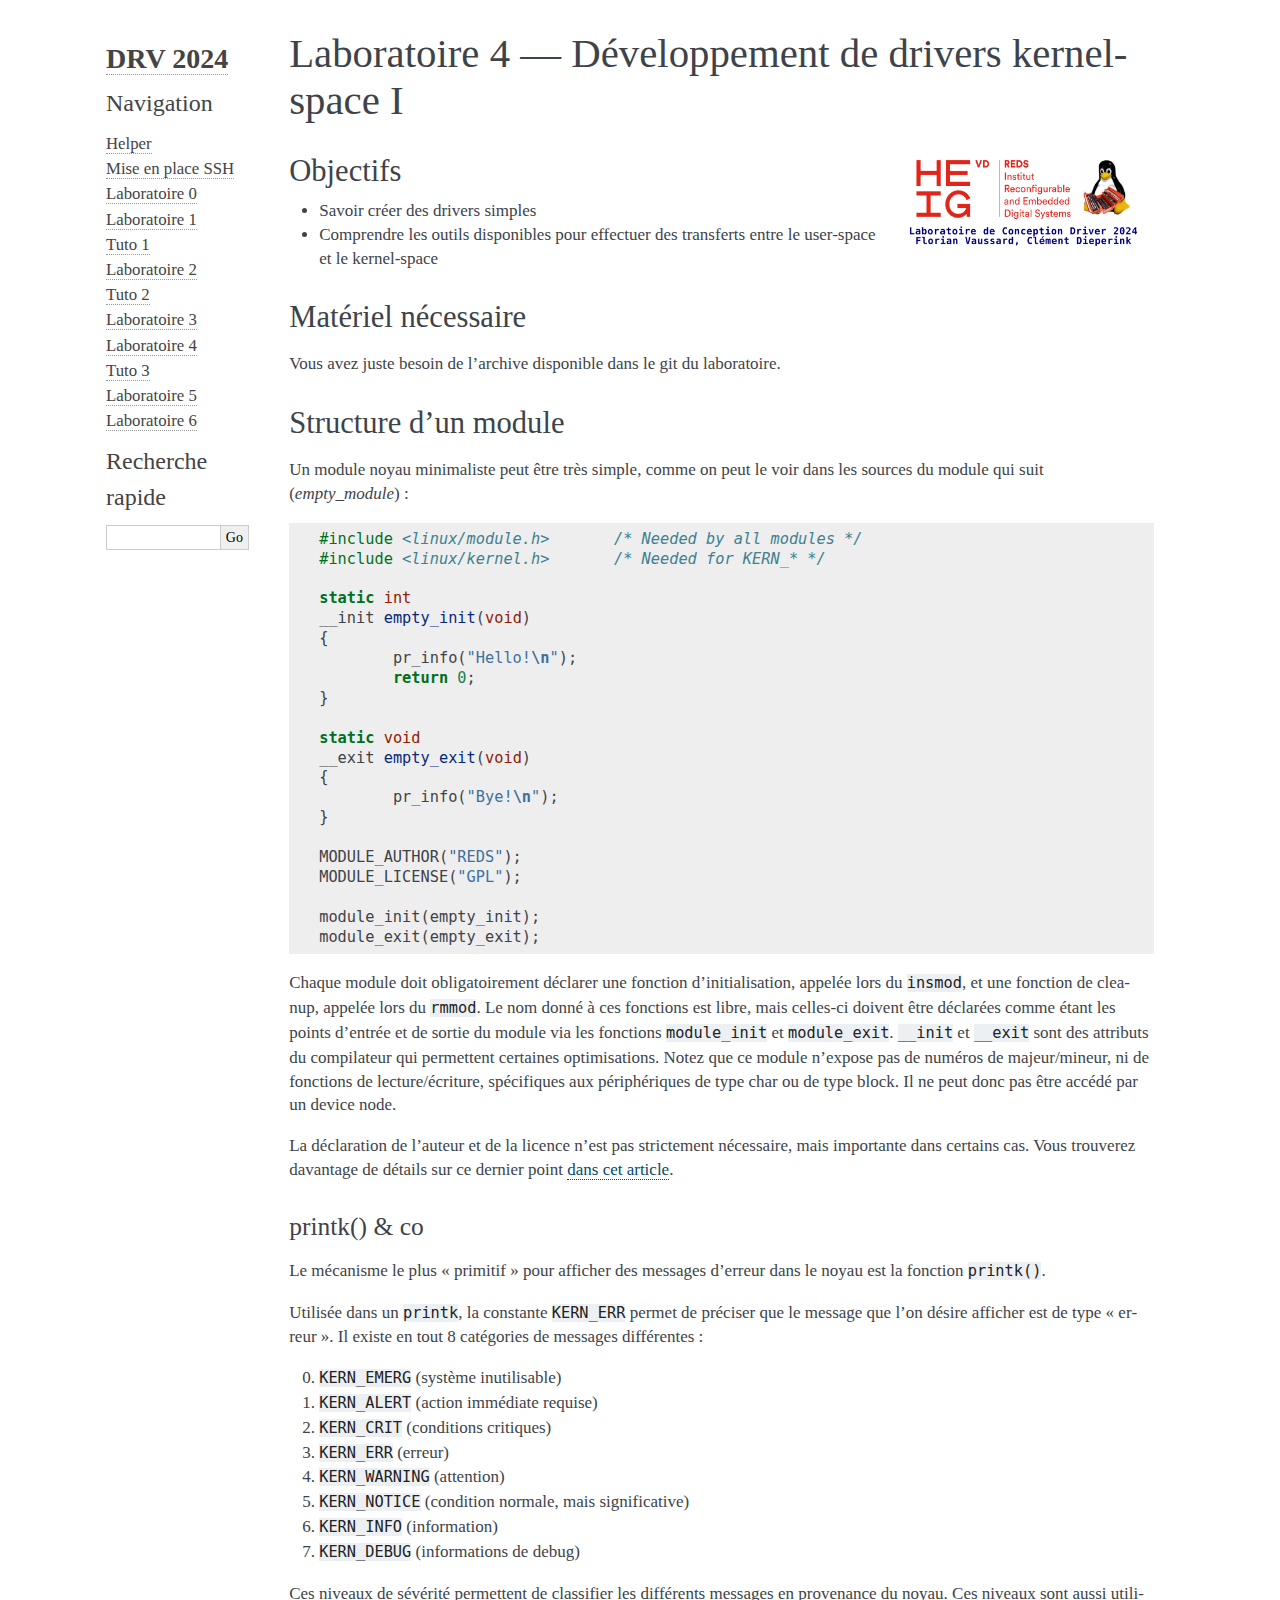
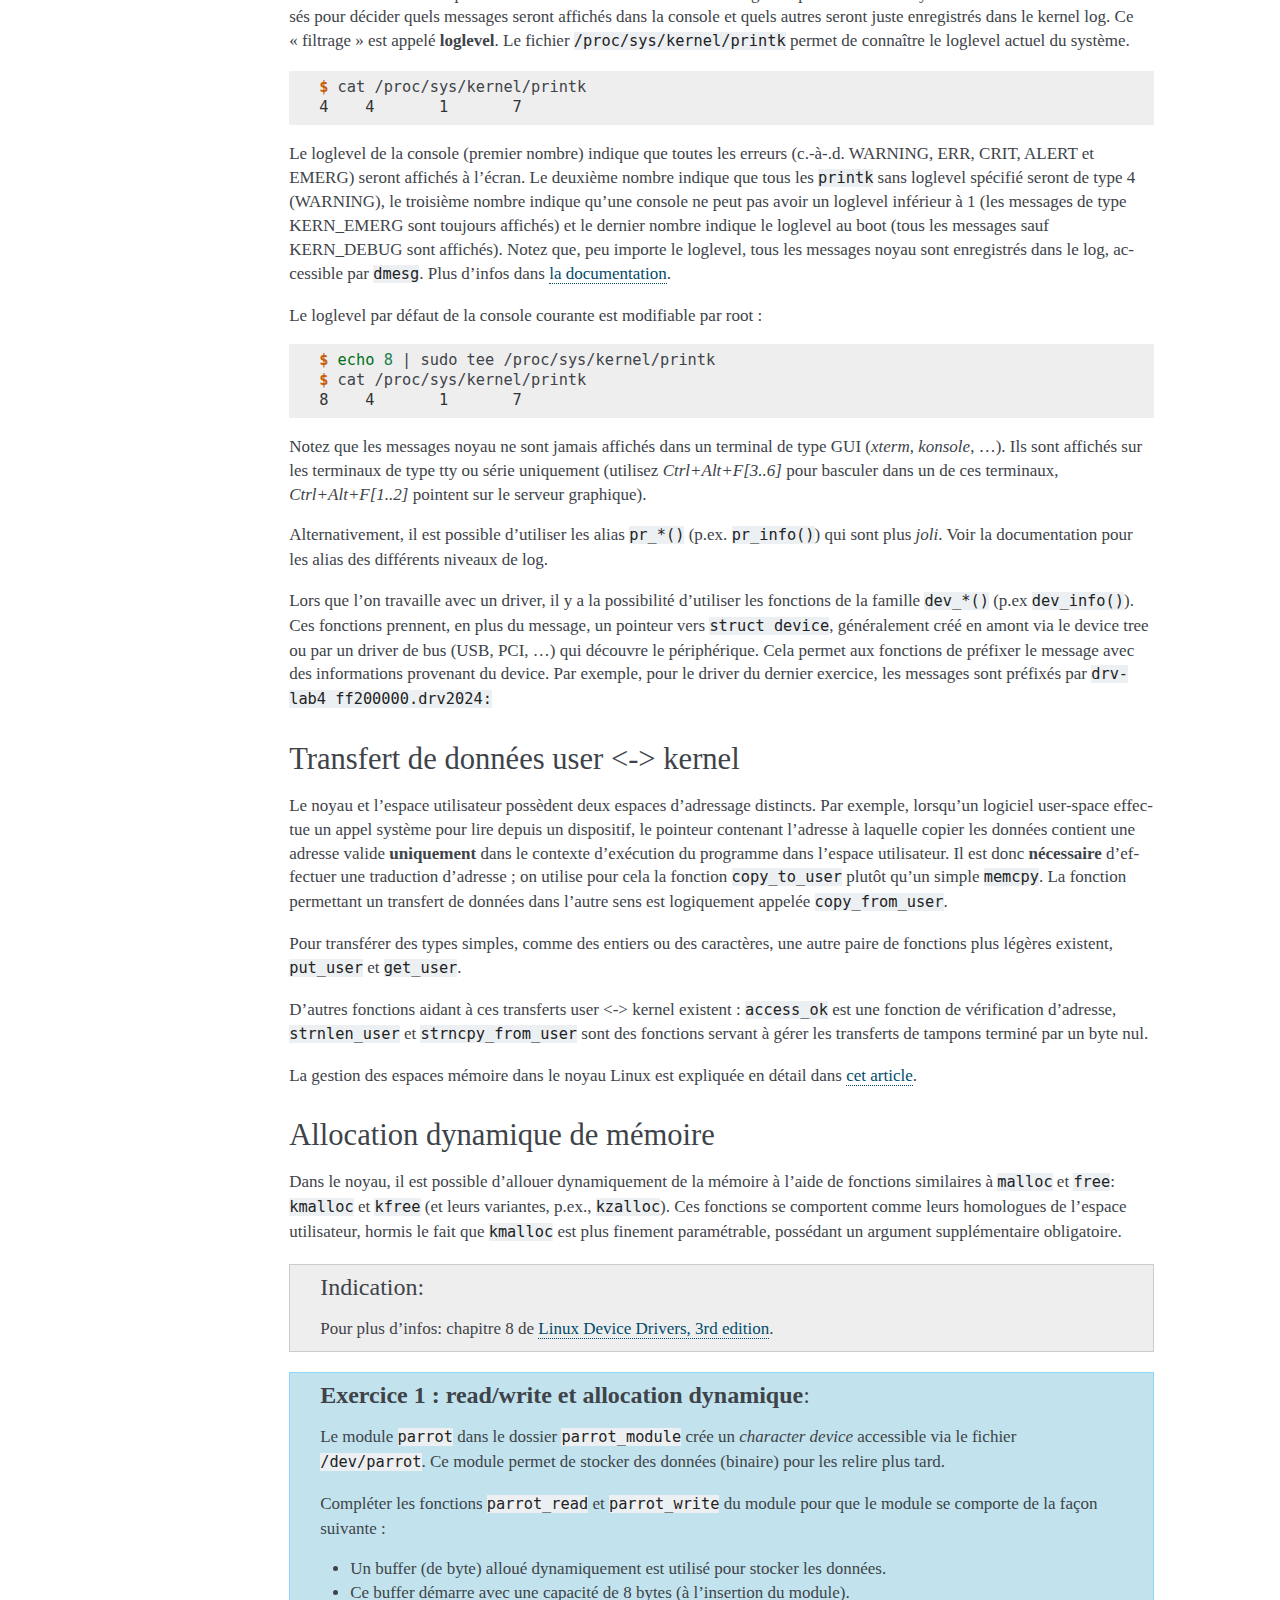
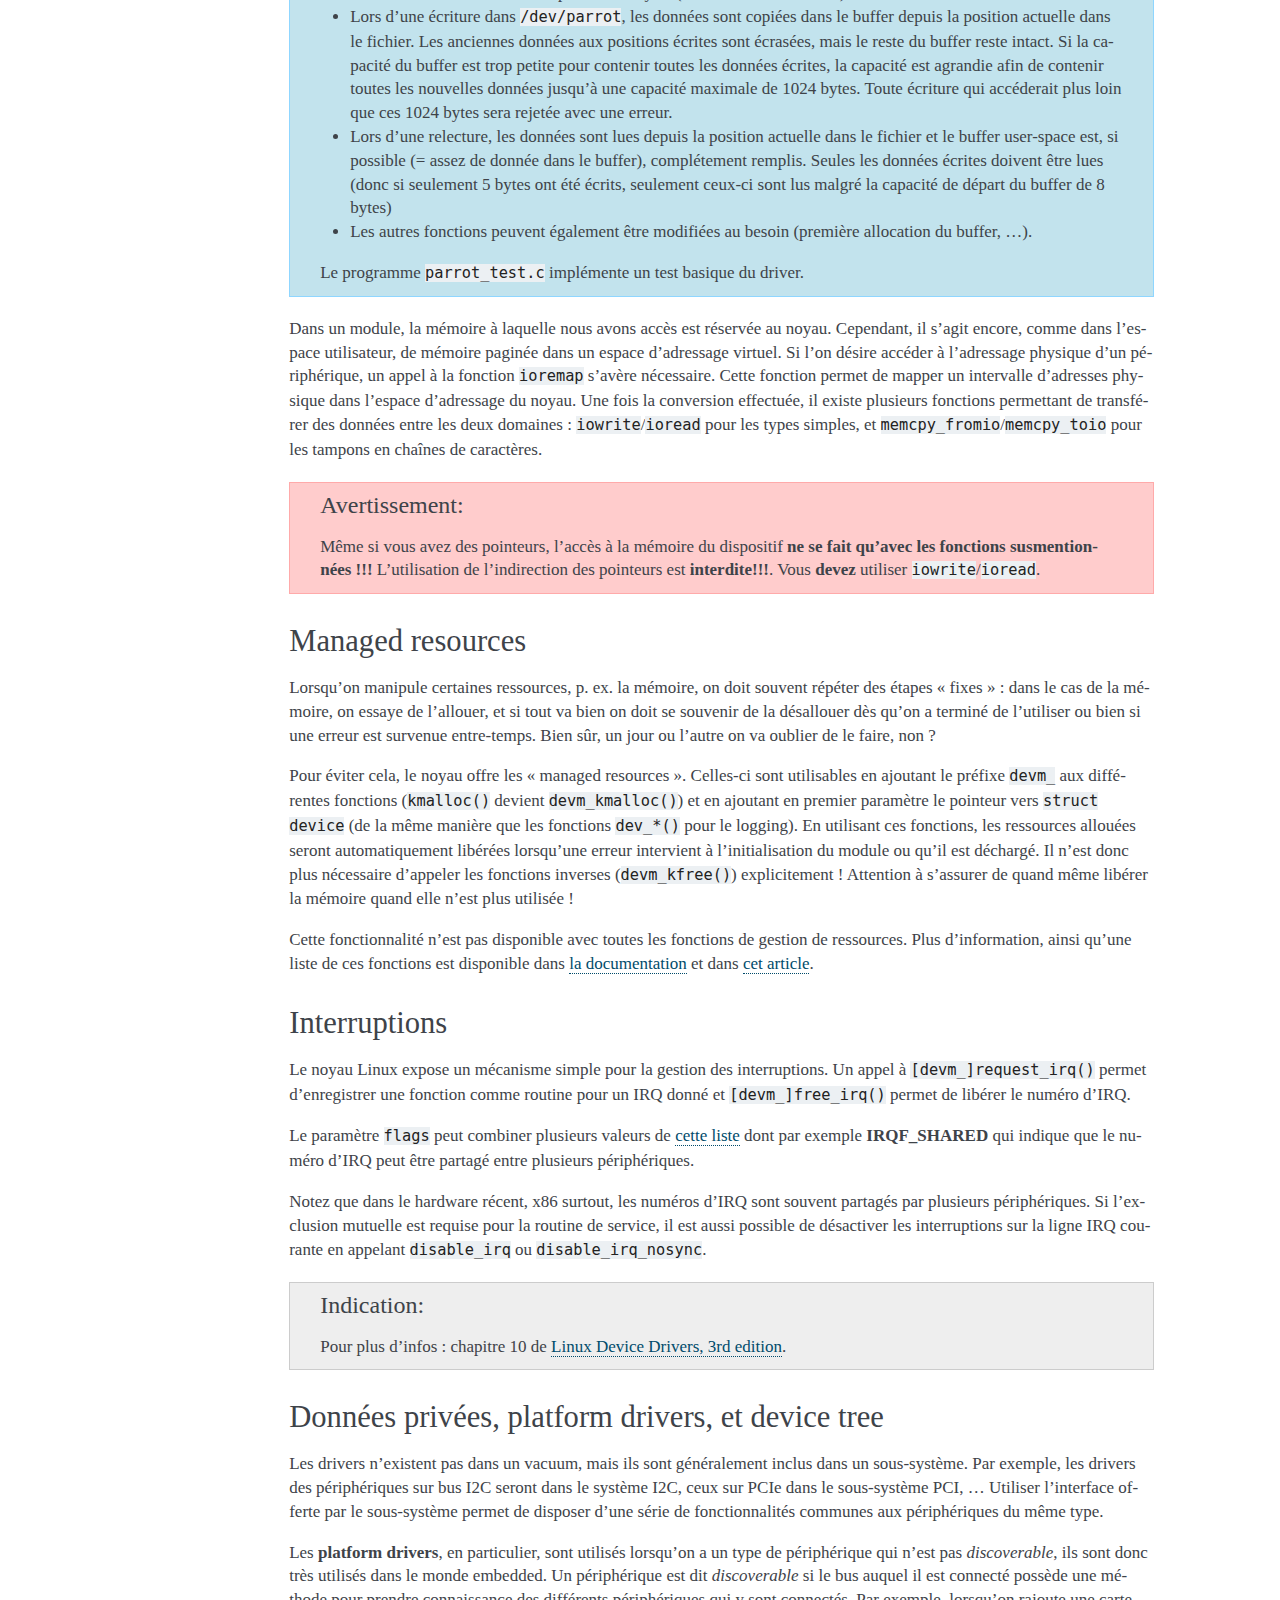
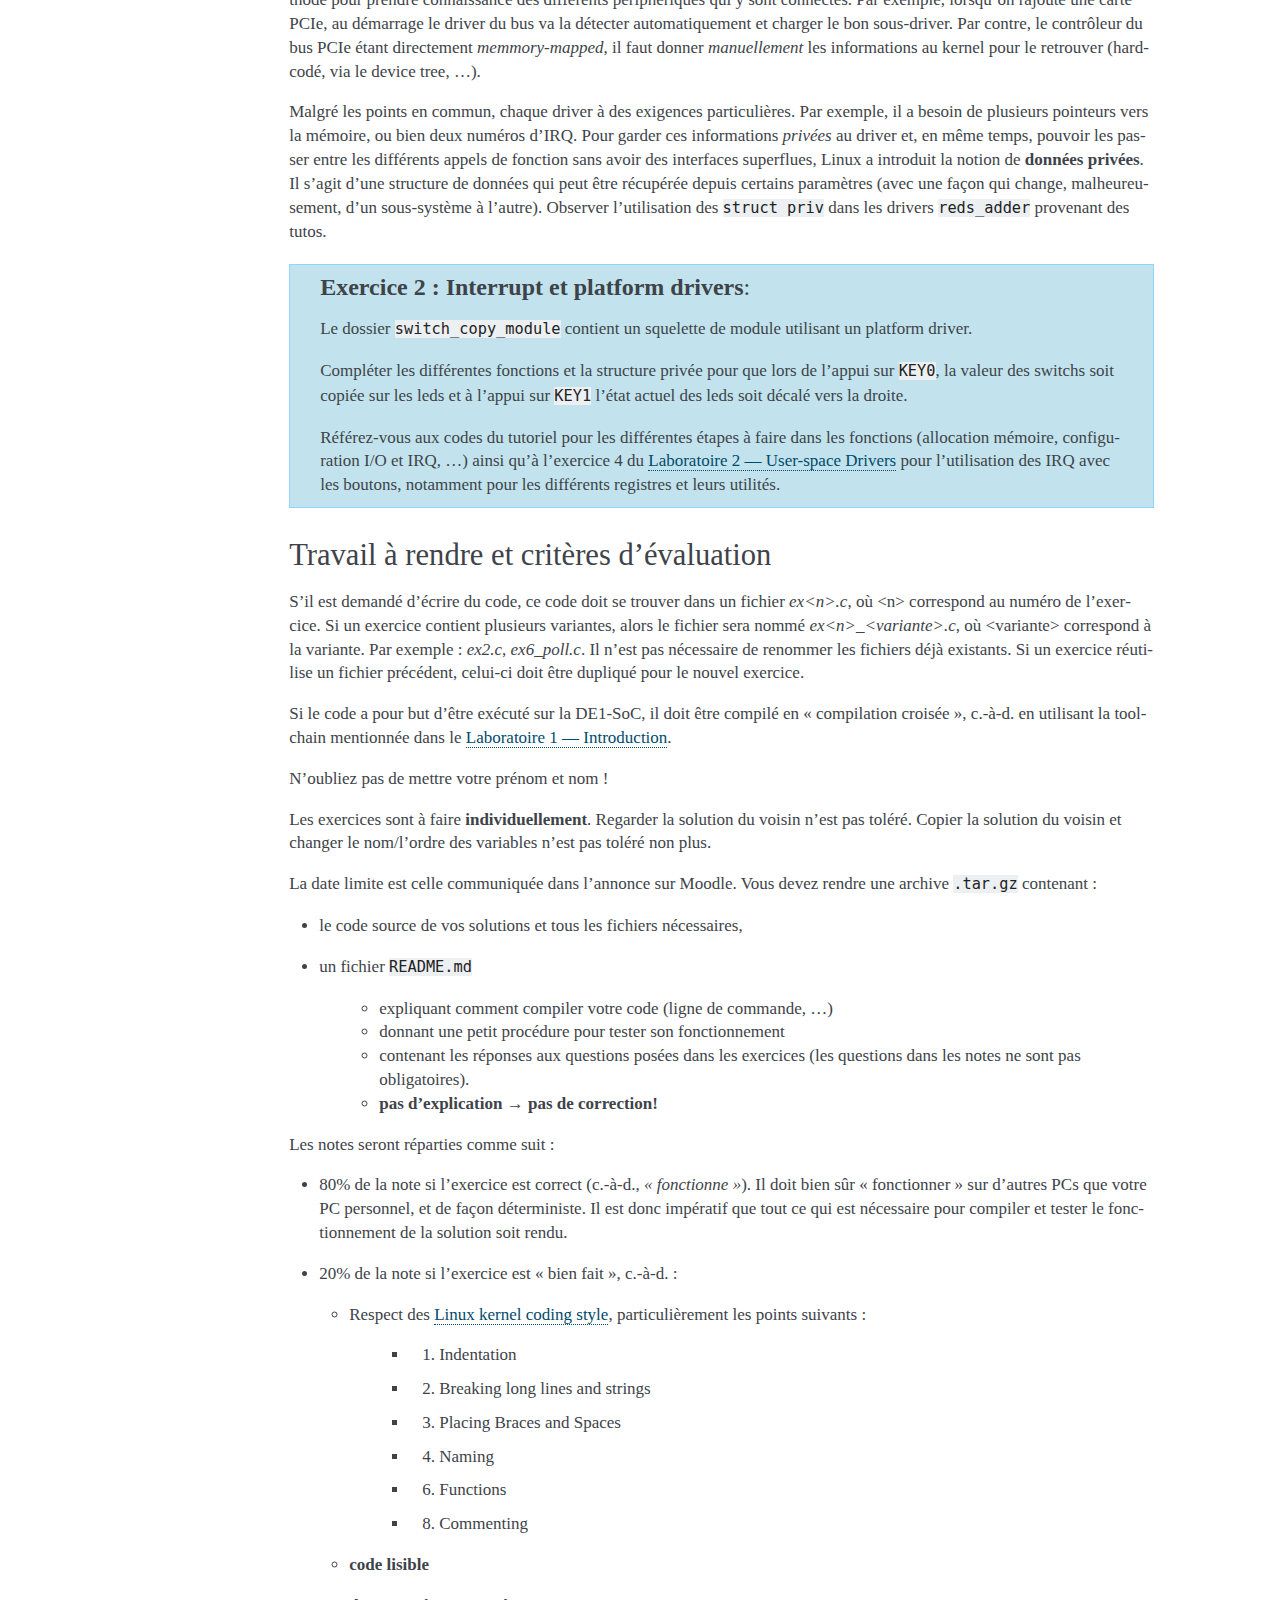
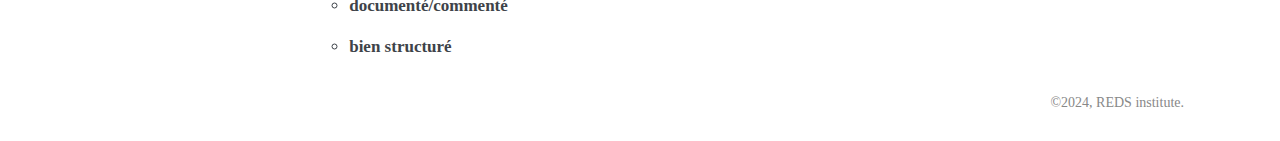
<file: docs/lab_04/lab_04.html>
<!DOCTYPE html>

<html lang="fr">
  <head>
    <meta charset="utf-8" />
    <meta name="viewport" content="width=device-width, initial-scale=1.0" /><meta name="generator" content="Docutils 0.17.1: http://docutils.sourceforge.net/" />

    <title>Laboratoire 4 — Développement de drivers kernel-space I &#8212; Documentation DRV 2024 </title>
    <link rel="stylesheet" type="text/css" href="../_static/pygments.css" />
    <link rel="stylesheet" type="text/css" href="../_static/alabaster.css" />
    <link rel="stylesheet" type="text/css" href="../_static/color.css" />
    <script data-url_root="../" id="documentation_options" src="../_static/documentation_options.js"></script>
    <script src="../_static/jquery.js"></script>
    <script src="../_static/underscore.js"></script>
    <script src="../_static/doctools.js"></script>
    <script src="../_static/translations.js"></script>
    <link rel="index" title="Index" href="../genindex.html" />
    <link rel="search" title="Recherche" href="../search.html" />
    <link rel="next" title="Tutoriel 3 — REDS-adder driver v2.1 et v3.1" href="../tuto_03/tuto_03.html" />
    <link rel="prev" title="Laboratoire 3 — Introduction aux drivers kernel-space" href="../lab_03/lab_03.html" />
   
  <link rel="stylesheet" href="../_static/custom.css" type="text/css" />
  
  
  <meta name="viewport" content="width=device-width, initial-scale=0.9, maximum-scale=0.9" />

  </head><body>
  

    <div class="document">
      <div class="documentwrapper">
        <div class="bodywrapper">
          

          <div class="body" role="main">
            
  <section id="laboratoire-4-developpement-de-drivers-kernel-space-i">
<span id="laboratoire4"></span><h1>Laboratoire 4 — Développement de drivers kernel-space I<a class="headerlink" href="#laboratoire-4-developpement-de-drivers-kernel-space-i" title="Lien permanent vers ce titre">¶</a></h1>
<figure class="align-right">
<a class="reference internal image-reference" href="../_images/logo_drv.png"><img alt="../_images/logo_drv.png" src="../_images/logo_drv.png" style="width: 6cm;" /></a>
</figure>
<section id="objectifs">
<h2>Objectifs<a class="headerlink" href="#objectifs" title="Lien permanent vers ce titre">¶</a></h2>
<ul class="simple">
<li><p>Savoir créer des drivers simples</p></li>
<li><p>Comprendre les outils disponibles pour effectuer des transferts entre le user-space et le kernel-space</p></li>
</ul>
</section>
<section id="materiel-necessaire">
<h2>Matériel nécessaire<a class="headerlink" href="#materiel-necessaire" title="Lien permanent vers ce titre">¶</a></h2>
<p>Vous avez juste besoin de l’archive disponible dans le git du laboratoire.</p>
</section>
<section id="structure-d-un-module">
<h2>Structure d’un module<a class="headerlink" href="#structure-d-un-module" title="Lien permanent vers ce titre">¶</a></h2>
<p>Un module noyau minimaliste peut être très simple, comme on peut le voir dans les
sources du module qui suit (<em>empty_module</em>) :</p>
<div class="highlight-c notranslate"><div class="highlight"><pre><span></span><span class="cp">#include</span><span class="w"> </span><span class="cpf">&lt;linux/module.h&gt;</span><span class="c1">       /* Needed by all modules */</span><span class="cp"></span>
<span class="cp">#include</span><span class="w"> </span><span class="cpf">&lt;linux/kernel.h&gt;</span><span class="c1">       /* Needed for KERN_* */</span><span class="cp"></span>

<span class="k">static</span><span class="w"> </span><span class="kt">int</span><span class="w"></span>
<span class="n">__init</span><span class="w"> </span><span class="nf">empty_init</span><span class="p">(</span><span class="kt">void</span><span class="p">)</span><span class="w"></span>
<span class="p">{</span><span class="w"></span>
<span class="w">	</span><span class="n">pr_info</span><span class="p">(</span><span class="s">&quot;Hello!</span><span class="se">\n</span><span class="s">&quot;</span><span class="p">);</span><span class="w"></span>
<span class="w">	</span><span class="k">return</span><span class="w"> </span><span class="mi">0</span><span class="p">;</span><span class="w"></span>
<span class="p">}</span><span class="w"></span>

<span class="k">static</span><span class="w"> </span><span class="kt">void</span><span class="w"></span>
<span class="n">__exit</span><span class="w"> </span><span class="nf">empty_exit</span><span class="p">(</span><span class="kt">void</span><span class="p">)</span><span class="w"></span>
<span class="p">{</span><span class="w"></span>
<span class="w">	</span><span class="n">pr_info</span><span class="p">(</span><span class="s">&quot;Bye!</span><span class="se">\n</span><span class="s">&quot;</span><span class="p">);</span><span class="w"></span>
<span class="p">}</span><span class="w"></span>

<span class="n">MODULE_AUTHOR</span><span class="p">(</span><span class="s">&quot;REDS&quot;</span><span class="p">);</span><span class="w"></span>
<span class="n">MODULE_LICENSE</span><span class="p">(</span><span class="s">&quot;GPL&quot;</span><span class="p">);</span><span class="w"></span>

<span class="n">module_init</span><span class="p">(</span><span class="n">empty_init</span><span class="p">);</span><span class="w"></span>
<span class="n">module_exit</span><span class="p">(</span><span class="n">empty_exit</span><span class="p">);</span><span class="w"></span>
</pre></div>
</div>
<p>Chaque module doit obligatoirement déclarer une fonction d’initialisation, appelée
lors du <code class="code c docutils literal notranslate"><span class="name"><span class="pre">insmod</span></span></code>, et une fonction de cleanup, appelée lors du <code class="code c docutils literal notranslate"><span class="name"><span class="pre">rmmod</span></span></code>.
Le nom donné à ces fonctions est libre, mais celles-ci doivent être déclarées comme
étant les points d’entrée et de sortie du module via les fonctions
<code class="code c docutils literal notranslate"><span class="name"><span class="pre">module_init</span></span></code> et <code class="code c docutils literal notranslate"><span class="name"><span class="pre">module_exit</span></span></code>. <code class="code c docutils literal notranslate"><span class="name"><span class="pre">__init</span></span></code> et <code class="code c docutils literal notranslate"><span class="name"><span class="pre">__exit</span></span></code> sont des
attributs du compilateur qui permettent certaines optimisations.
Notez que ce module n’expose pas de numéros de majeur/mineur, ni de fonctions de
lecture/écriture, spécifiques aux périphériques de type char ou de type block.
Il ne peut donc pas être accédé par un device node.</p>
<p>La déclaration de l’auteur et de la licence n’est pas strictement nécessaire,
mais importante dans certains cas.
Vous trouverez davantage de détails sur ce dernier point <a class="reference external" href="https://lwn.net/Articles/82305/">dans cet article</a>.</p>
<section id="printk-co">
<h3>printk() &amp; co<a class="headerlink" href="#printk-co" title="Lien permanent vers ce titre">¶</a></h3>
<p>Le mécanisme le plus « primitif » pour afficher des messages d’erreur dans le noyau
est la fonction <code class="code c docutils literal notranslate"><span class="name"><span class="pre">printk</span></span><span class="punctuation"><span class="pre">()</span></span></code>.</p>
<p>Utilisée dans un <code class="code c docutils literal notranslate"><span class="name"><span class="pre">printk</span></span></code>, la constante <code class="code c docutils literal notranslate"><span class="name"><span class="pre">KERN_ERR</span></span></code> permet de préciser que le message
que l’on désire afficher est de type « erreur ».
Il existe en tout 8 catégories de messages différentes :</p>
<ol class="arabic simple" start="0">
<li><p><code class="code c docutils literal notranslate"><span class="name"><span class="pre">KERN_EMERG</span></span></code> (système inutilisable)</p></li>
<li><p><code class="code c docutils literal notranslate"><span class="name"><span class="pre">KERN_ALERT</span></span></code> (action immédiate requise)</p></li>
<li><p><code class="code c docutils literal notranslate"><span class="name"><span class="pre">KERN_CRIT</span></span></code> (conditions critiques)</p></li>
<li><p><code class="code c docutils literal notranslate"><span class="name"><span class="pre">KERN_ERR</span></span></code> (erreur)</p></li>
<li><p><code class="code c docutils literal notranslate"><span class="name"><span class="pre">KERN_WARNING</span></span></code> (attention)</p></li>
<li><p><code class="code c docutils literal notranslate"><span class="name"><span class="pre">KERN_NOTICE</span></span></code> (condition normale, mais significative)</p></li>
<li><p><code class="code c docutils literal notranslate"><span class="name"><span class="pre">KERN_INFO</span></span></code> (information)</p></li>
<li><p><code class="code c docutils literal notranslate"><span class="name"><span class="pre">KERN_DEBUG</span></span></code> (informations de debug)</p></li>
</ol>
<p>Ces niveaux de sévérité permettent de classifier les différents messages en provenance du noyau.
Ces niveaux sont aussi utilisés pour décider quels messages seront affichés dans la console et quels
autres seront juste enregistrés dans le kernel log.
Ce « filtrage » est appelé <strong>loglevel</strong>.
Le fichier <code class="file docutils literal notranslate"><span class="pre">/proc/sys/kernel/printk</span></code> permet de connaître le loglevel actuel du système.</p>
<div class="highlight-console notranslate"><div class="highlight"><pre><span></span><span class="gp">$ </span>cat /proc/sys/kernel/printk
<span class="go">4    4       1       7</span>
</pre></div>
</div>
<p>Le loglevel de la console (premier nombre) indique que toutes les erreurs (c.-à-.d. WARNING,
ERR, CRIT, ALERT et EMERG) seront affichés à l’écran.
Le deuxième nombre indique que tous les <code class="code c docutils literal notranslate"><span class="name"><span class="pre">printk</span></span></code> sans loglevel spécifié seront de type 4 (WARNING),
le troisième nombre indique qu’une console ne peut pas avoir un loglevel inférieur à 1
(les messages de type KERN_EMERG sont toujours affichés) et le dernier nombre indique le loglevel
au boot (tous les messages sauf KERN_DEBUG sont affichés).
Notez que, peu importe le loglevel, tous les messages noyau sont enregistrés dans le log,
accessible par <code class="code bash docutils literal notranslate"><span class="pre">dmesg</span></code>.
Plus d’infos dans <a class="reference external" href="https://www.kernel.org/doc/html/latest/core-api/printk-basics.html">la documentation</a>.</p>
<p>Le loglevel par défaut de la console courante est modifiable par root :</p>
<div class="highlight-console notranslate"><div class="highlight"><pre><span></span><span class="gp">$ </span><span class="nb">echo</span> <span class="m">8</span> <span class="p">|</span> sudo tee /proc/sys/kernel/printk
<span class="gp">$ </span>cat /proc/sys/kernel/printk
<span class="go">8    4       1       7</span>
</pre></div>
</div>
<p>Notez que les messages noyau ne sont jamais affichés dans un terminal de type GUI (<em>xterm</em>, <em>konsole</em>, …).
Ils sont affichés sur les terminaux de type tty ou série uniquement (utilisez <em>Ctrl+Alt+F[3..6]</em> pour basculer dans
un de ces terminaux, <em>Ctrl+Alt+F[1..2]</em> pointent sur le serveur graphique).</p>
<p>Alternativement, il est possible d’utiliser les alias <code class="code c docutils literal notranslate"><span class="name"><span class="pre">pr_</span></span><span class="operator"><span class="pre">*</span></span><span class="punctuation"><span class="pre">()</span></span></code> (p.ex. <code class="code c docutils literal notranslate"><span class="name"><span class="pre">pr_info</span></span><span class="punctuation"><span class="pre">()</span></span></code>) qui sont plus <em>joli</em>.
Voir la documentation pour les alias des différents niveaux de log.</p>
<p>Lors que l’on travaille avec un driver, il y a la possibilité d’utiliser les fonctions de la famille <code class="code c docutils literal notranslate"><span class="name"><span class="pre">dev_</span></span><span class="operator"><span class="pre">*</span></span><span class="punctuation"><span class="pre">()</span></span></code> (p.ex <code class="code c docutils literal notranslate"><span class="name"><span class="pre">dev_info</span></span><span class="punctuation"><span class="pre">()</span></span></code>).
Ces fonctions prennent, en plus du message, un pointeur vers <code class="code c docutils literal notranslate"><span class="keyword"><span class="pre">struct</span></span><span class="whitespace"> </span><span class="name class"><span class="pre">device</span></span></code>, généralement créé en amont via le device tree ou par un driver de bus (USB, PCI, …) qui découvre le périphérique.
Cela permet aux fonctions de préfixer le message avec des informations provenant du device. Par exemple, pour le driver du dernier exercice, les messages sont préfixés par <code class="code c docutils literal notranslate"><span class="name"><span class="pre">drv</span></span><span class="operator"><span class="pre">-</span></span><span class="name"><span class="pre">lab4</span></span><span class="whitespace"> </span><span class="name"><span class="pre">ff200000</span></span><span class="punctuation"><span class="pre">.</span></span><span class="name"><span class="pre">drv2024</span></span><span class="operator"><span class="pre">:</span></span></code></p>
</section>
</section>
<section id="transfert-de-donnees-user-kernel">
<h2>Transfert de données user &lt;-&gt; kernel<a class="headerlink" href="#transfert-de-donnees-user-kernel" title="Lien permanent vers ce titre">¶</a></h2>
<p>Le noyau et l’espace utilisateur possèdent deux espaces d’adressage distincts.
Par exemple, lorsqu’un logiciel user-space effectue un appel système pour lire depuis un dispositif, le pointeur
contenant l’adresse à laquelle copier les données contient une adresse valide <strong>uniquement</strong> dans le contexte
d’exécution du programme dans l’espace utilisateur.
Il est donc <strong>nécessaire</strong> d’effectuer une traduction d’adresse ; on utilise pour cela la fonction
<code class="code c docutils literal notranslate"><span class="name"><span class="pre">copy_to_user</span></span></code> plutôt qu’un simple <code class="code c docutils literal notranslate"><span class="name"><span class="pre">memcpy</span></span></code>.
La fonction permettant un transfert de données dans l’autre sens est logiquement appelée <code class="code c docutils literal notranslate"><span class="name"><span class="pre">copy_from_user</span></span></code>.</p>
<p>Pour transférer des types simples, comme des entiers ou des caractères, une autre paire de fonctions plus légères
existent, <code class="code c docutils literal notranslate"><span class="name"><span class="pre">put_user</span></span></code> et <code class="code c docutils literal notranslate"><span class="name"><span class="pre">get_user</span></span></code>.</p>
<p>D’autres fonctions aidant à ces transferts user &lt;-&gt; kernel existent :
<code class="code c docutils literal notranslate"><span class="name"><span class="pre">access_ok</span></span></code> est une fonction de vérification d’adresse, <code class="code c docutils literal notranslate"><span class="name"><span class="pre">strnlen_user</span></span></code> et <code class="code c docutils literal notranslate"><span class="name"><span class="pre">strncpy_from_user</span></span></code> sont des
fonctions servant à gérer les transferts de tampons terminé par un byte nul.</p>
<p>La gestion des espaces mémoire dans le noyau Linux est expliquée en détail dans
<a class="reference external" href="https://developer.ibm.com/articles/l-kernel-memory-access/">cet article</a>.</p>
</section>
<section id="allocation-dynamique-de-memoire">
<h2>Allocation dynamique de mémoire<a class="headerlink" href="#allocation-dynamique-de-memoire" title="Lien permanent vers ce titre">¶</a></h2>
<p>Dans le noyau, il est possible d’allouer dynamiquement de la mémoire à l’aide de fonctions
similaires à <code class="code c docutils literal notranslate"><span class="name"><span class="pre">malloc</span></span></code> et <code class="code c docutils literal notranslate"><span class="name"><span class="pre">free</span></span></code>:
<code class="code c docutils literal notranslate"><span class="name"><span class="pre">kmalloc</span></span></code> et <code class="code c docutils literal notranslate"><span class="name"><span class="pre">kfree</span></span></code> (et leurs variantes, p.ex., <code class="code c docutils literal notranslate"><span class="name"><span class="pre">kzalloc</span></span></code>).
Ces fonctions se comportent comme leurs homologues de l’espace utilisateur, hormis le fait
que <code class="code c docutils literal notranslate"><span class="name"><span class="pre">kmalloc</span></span></code> est plus finement paramétrable, possédant un argument supplémentaire obligatoire.</p>
<div class="admonition hint">
<p class="admonition-title">Indication</p>
<p>Pour plus d’infos: chapitre 8 de <a class="reference external" href="https://lwn.net/Kernel/LDD3">Linux Device Drivers, 3rd edition</a>.</p>
</div>
<div class="admonition-exercice-1-read-write-et-allocation-dynamique admonition">
<p class="admonition-title"><strong>Exercice 1 : read/write et allocation dynamique</strong></p>
<p>Le module <code class="code c docutils literal notranslate"><span class="name"><span class="pre">parrot</span></span></code> dans le dossier <code class="code c docutils literal notranslate"><span class="name"><span class="pre">parrot_module</span></span></code> crée un <em>character device</em> accessible via le fichier <code class="code c docutils literal notranslate"><span class="operator"><span class="pre">/</span></span><span class="name"><span class="pre">dev</span></span><span class="operator"><span class="pre">/</span></span><span class="name"><span class="pre">parrot</span></span></code>.
Ce module permet de stocker des données (binaire) pour les relire plus tard.</p>
<p>Compléter les fonctions <code class="code c docutils literal notranslate"><span class="name"><span class="pre">parrot_read</span></span></code> et <code class="code c docutils literal notranslate"><span class="name"><span class="pre">parrot_write</span></span></code>
du module pour que le module se comporte de la façon suivante :</p>
<ul class="simple">
<li><p>Un buffer (de byte) alloué dynamiquement est utilisé pour stocker les données.</p></li>
<li><p>Ce buffer démarre avec une capacité de 8 bytes (à l’insertion du module).</p></li>
<li><p>Lors d’une écriture dans <code class="code c docutils literal notranslate"><span class="operator"><span class="pre">/</span></span><span class="name"><span class="pre">dev</span></span><span class="operator"><span class="pre">/</span></span><span class="name"><span class="pre">parrot</span></span></code>, les données sont copiées dans le buffer depuis la position actuelle dans le fichier.
Les anciennes données aux positions écrites sont écrasées, mais le reste du buffer reste intact.
Si la capacité du buffer est trop petite pour contenir toutes les données écrites,
la capacité est agrandie afin de contenir toutes les nouvelles données jusqu’à une capacité maximale de 1024 bytes.
Toute écriture qui accéderait plus loin que ces 1024 bytes sera rejetée avec une erreur.</p></li>
<li><p>Lors d’une relecture, les données sont lues depuis la position actuelle dans le fichier et le buffer user-space est,
si possible (= assez de donnée dans le buffer), complétement remplis.
Seules les données écrites doivent être lues (donc si seulement 5 bytes ont été écrits,
seulement ceux-ci sont lus malgré la capacité de départ du buffer de 8 bytes)</p></li>
<li><p>Les autres fonctions peuvent également être modifiées au besoin (première allocation du buffer, …).</p></li>
</ul>
<p>Le programme <code class="file docutils literal notranslate"><span class="pre">parrot_test.c</span></code> implémente un test basique du driver.</p>
</div>
<p>Dans un module, la mémoire à laquelle nous avons accès est réservée au noyau.
Cependant, il s’agit encore, comme dans l’espace utilisateur, de mémoire paginée dans un espace
d’adressage virtuel.
Si l’on désire accéder à l’adressage physique d’un périphérique, un appel à la fonction
<code class="code c docutils literal notranslate"><span class="name"><span class="pre">ioremap</span></span></code> s’avère nécessaire.
Cette fonction permet de mapper un intervalle d’adresses physique dans l’espace d’adressage du noyau.
Une fois la conversion effectuée, il existe plusieurs fonctions permettant de transférer des données
entre les deux domaines : <code class="code c docutils literal notranslate"><span class="name"><span class="pre">iowrite</span></span></code>/<code class="code c docutils literal notranslate"><span class="name"><span class="pre">ioread</span></span></code> pour les types simples, et <code class="code c docutils literal notranslate"><span class="name"><span class="pre">memcpy_fromio</span></span></code>/<code class="code c docutils literal notranslate"><span class="name"><span class="pre">memcpy_toio</span></span></code>
pour les tampons en chaînes de caractères.</p>
<div class="admonition warning">
<p class="admonition-title">Avertissement</p>
<p>Même si vous avez des pointeurs, l’accès à la mémoire du dispositif
<strong>ne se fait qu’avec les fonctions susmentionnées !!!</strong>
L’utilisation de l’indirection des pointeurs est <strong>interdite!!!</strong>.
Vous <strong>devez</strong> utiliser <code class="code c docutils literal notranslate"><span class="name"><span class="pre">iowrite</span></span></code>/<code class="code c docutils literal notranslate"><span class="name"><span class="pre">ioread</span></span></code>.</p>
</div>
</section>
<section id="managed-resources">
<h2>Managed resources<a class="headerlink" href="#managed-resources" title="Lien permanent vers ce titre">¶</a></h2>
<p>Lorsqu’on manipule certaines ressources, p. ex. la mémoire, on doit souvent
répéter des étapes « fixes » : dans le cas de la mémoire, on essaye de l’allouer,
et si tout va bien on doit se souvenir de la désallouer dès qu’on a terminé de
l’utiliser ou bien si une erreur est survenue entre-temps.
Bien sûr, un jour ou l’autre on va oublier de le faire, non ?</p>
<p>Pour éviter cela, le noyau offre les « managed resources ».
Celles-ci sont utilisables en ajoutant le préfixe <code class="code c docutils literal notranslate"><span class="name"><span class="pre">devm_</span></span></code> aux différentes fonctions
(<code class="code c docutils literal notranslate"><span class="name"><span class="pre">kmalloc</span></span><span class="punctuation"><span class="pre">()</span></span></code> devient <code class="code c docutils literal notranslate"><span class="name"><span class="pre">devm_kmalloc</span></span><span class="punctuation"><span class="pre">()</span></span></code>) et en ajoutant en premier paramètre le pointeur
vers <code class="code c docutils literal notranslate"><span class="keyword"><span class="pre">struct</span></span><span class="whitespace"> </span><span class="name class"><span class="pre">device</span></span></code> (de la même manière que les fonctions <code class="code c docutils literal notranslate"><span class="name"><span class="pre">dev_</span></span><span class="operator"><span class="pre">*</span></span><span class="punctuation"><span class="pre">()</span></span></code> pour le logging).
En utilisant ces fonctions, les ressources allouées seront automatiquement libérées lorsqu’une erreur
intervient à l’initialisation du module ou qu’il est déchargé. Il n’est donc plus nécessaire d’appeler
les fonctions inverses (<code class="code c docutils literal notranslate"><span class="name"><span class="pre">devm_kfree</span></span><span class="punctuation"><span class="pre">()</span></span></code>) explicitement !
Attention à s’assurer de quand même libérer la mémoire quand elle n’est plus utilisée !</p>
<p>Cette fonctionnalité n’est pas disponible avec toutes les fonctions de gestion de ressources.
Plus d’information, ainsi qu’une liste de ces fonctions est disponible
dans <a class="reference external" href="https://www.kernel.org/doc/html/latest/driver-api/driver-model/devres.html">la documentation</a>
et dans <a class="reference external" href="https://lwn.net/Articles/222860">cet article</a>.</p>
</section>
<section id="interruptions">
<h2>Interruptions<a class="headerlink" href="#interruptions" title="Lien permanent vers ce titre">¶</a></h2>
<p>Le noyau Linux expose un mécanisme simple pour la gestion des interruptions.
Un appel à <code class="code c docutils literal notranslate"><span class="punctuation"><span class="pre">[</span></span><span class="name"><span class="pre">devm_</span></span><span class="punctuation"><span class="pre">]</span></span><span class="name"><span class="pre">request_irq</span></span><span class="punctuation"><span class="pre">()</span></span></code> permet d’enregistrer une fonction comme routine
pour un IRQ donné et <code class="code c docutils literal notranslate"><span class="punctuation"><span class="pre">[</span></span><span class="name"><span class="pre">devm_</span></span><span class="punctuation"><span class="pre">]</span></span><span class="name"><span class="pre">free_irq</span></span><span class="punctuation"><span class="pre">()</span></span></code> permet de libérer le numéro d’IRQ.</p>
<p>Le paramètre <code class="code c docutils literal notranslate"><span class="name"><span class="pre">flags</span></span></code> peut combiner plusieurs valeurs de <a class="reference external" href="https://elixir.bootlin.com/linux/v6.8.6/source/include/linux/interrupt.h#L39">cette liste</a>
dont par exemple <strong>IRQF_SHARED</strong> qui indique que le numéro d’IRQ peut être partagé entre plusieurs périphériques.</p>
<p>Notez que dans le hardware récent, x86 surtout, les numéros d’IRQ sont souvent partagés par
plusieurs périphériques.
Si l’exclusion mutuelle est requise pour la routine de service, il est aussi possible de
désactiver les interruptions sur la ligne IRQ courante en appelant
<code class="code c docutils literal notranslate"><span class="name"><span class="pre">disable_irq</span></span></code> ou <code class="code c docutils literal notranslate"><span class="name"><span class="pre">disable_irq_nosync</span></span></code>.</p>
<div class="admonition hint">
<p class="admonition-title">Indication</p>
<p>Pour plus d’infos : chapitre 10 de <a class="reference external" href="https://lwn.net/Kernel/LDD3">Linux Device Drivers, 3rd edition</a>.</p>
</div>
</section>
<section id="donnees-privees-platform-drivers-et-device-tree">
<h2>Données privées, platform drivers, et device tree<a class="headerlink" href="#donnees-privees-platform-drivers-et-device-tree" title="Lien permanent vers ce titre">¶</a></h2>
<p>Les drivers n’existent pas dans un vacuum, mais ils sont généralement inclus dans
un sous-système.
Par exemple, les drivers des périphériques sur bus I2C seront dans le système I2C,
ceux sur PCIe dans le sous-système PCI, …
Utiliser l’interface offerte par le sous-système permet de disposer d’une série
de fonctionnalités communes aux périphériques du même type.</p>
<p>Les <strong>platform drivers</strong>, en particulier, sont utilisés lorsqu’on a un type de
périphérique qui n’est pas <em>discoverable</em>, ils sont donc très utilisés dans le monde embedded.
Un périphérique est dit <em>discoverable</em> si le bus auquel il est connecté possède
une méthode pour prendre connaissance des différents périphériques qui y sont connectés.
Par exemple, lorsqu’on rajoute une carte PCIe, au démarrage le driver du bus va la détecter automatiquement
et charger le bon sous-driver. Par contre, le contrôleur du bus PCIe étant directement <em>memmory-mapped</em>,
il faut donner <em>manuellement</em> les informations au kernel pour le retrouver (hard-codé, via le device tree, …).</p>
<p>Malgré les points en commun, chaque driver à des exigences particulières. Par
exemple, il a besoin de plusieurs pointeurs vers la mémoire, ou bien deux
numéros d’IRQ.
Pour garder ces informations <em>privées</em> au driver et, en même temps, pouvoir les
passer entre les différents appels de fonction sans avoir des interfaces
superflues, Linux a introduit la notion de <strong>données privées</strong>.
Il s’agit d’une structure de données qui peut être récupérée depuis certains
paramètres (avec une façon qui change, malheureusement, d’un sous-système à
l’autre). Observer l’utilisation des <code class="code c docutils literal notranslate"><span class="keyword"><span class="pre">struct</span></span><span class="whitespace"> </span><span class="name class"><span class="pre">priv</span></span></code> dans les drivers <code class="code c docutils literal notranslate"><span class="name"><span class="pre">reds_adder</span></span></code>
provenant des tutos.</p>
<div class="admonition-exercice-2-interrupt-et-platform-drivers admonition">
<p class="admonition-title"><strong>Exercice 2 : Interrupt et platform drivers</strong></p>
<p>Le dossier <code class="file docutils literal notranslate"><span class="pre">switch_copy_module</span></code> contient un squelette de module utilisant un platform driver.</p>
<p>Compléter les différentes fonctions et la structure privée pour que lors de l’appui sur <code class="code c docutils literal notranslate"><span class="name"><span class="pre">KEY0</span></span></code>,
la valeur des switchs soit copiée sur les leds et à l’appui sur <code class="code c docutils literal notranslate"><span class="name"><span class="pre">KEY1</span></span></code> l’état actuel des leds soit décalé
vers la droite.</p>
<p>Référez-vous aux codes du tutoriel pour les différentes étapes à faire dans les fonctions
(allocation mémoire, configuration I/O et IRQ, …)
ainsi qu’à l’exercice 4 du <a class="reference internal" href="../lab_02/lab_02.html#laboratoire2"><span class="std std-ref">Laboratoire 2 — User-space Drivers</span></a> pour l’utilisation des IRQ avec les boutons,
notamment pour les différents registres et leurs utilités.</p>
</div>
</section>
<section id="travail-a-rendre-et-criteres-d-evaluation">
<h2>Travail à rendre et critères d’évaluation<a class="headerlink" href="#travail-a-rendre-et-criteres-d-evaluation" title="Lien permanent vers ce titre">¶</a></h2>
<p>S’il est demandé d’écrire du code, ce code doit se trouver dans un fichier <em>ex&lt;n&gt;.c</em>, où &lt;n&gt; correspond au numéro de l’exercice.
Si un exercice contient plusieurs variantes, alors le fichier sera nommé <em>ex&lt;n&gt;_&lt;variante&gt;.c</em>, où &lt;variante&gt; correspond à la variante.
Par exemple : <em>ex2.c</em>, <em>ex6_poll.c</em>.
Il n’est pas nécessaire de renommer les fichiers déjà existants.
Si un exercice réutilise un fichier précédent, celui-ci doit être dupliqué pour le nouvel exercice.</p>
<p>Si le code a pour but d’être exécuté sur la DE1-SoC, il doit être compilé en « compilation croisée »,
c.-à-d. en utilisant la toolchain mentionnée dans le <a class="reference internal" href="../lab_01/lab_01.html#laboratoire1"><span class="std std-ref">Laboratoire 1 — Introduction</span></a>.</p>
<p>N’oubliez pas de mettre votre prénom et nom !</p>
<p>Les exercices sont à faire <strong>individuellement</strong>.
Regarder la solution du voisin n’est pas toléré.
Copier la solution du voisin et changer le nom/l’ordre des variables n’est pas toléré non plus.</p>
<p>La date limite est celle communiquée dans l’annonce sur Moodle.
Vous devez rendre une archive <code class="file docutils literal notranslate"><span class="pre">.tar.gz</span></code> contenant :</p>
<ul>
<li><p>le code source de vos solutions et tous les fichiers nécessaires,</p></li>
<li><p>un fichier <code class="file docutils literal notranslate"><span class="pre">README.md</span></code></p>
<blockquote>
<div><ul class="simple">
<li><p>expliquant comment compiler votre code (ligne de commande, …)</p></li>
<li><p>donnant une petit procédure pour tester son fonctionnement</p></li>
<li><p>contenant les réponses aux questions posées dans les exercices (les questions dans les notes ne sont pas obligatoires).</p></li>
<li><p><strong>pas d’explication</strong> → <strong>pas de correction!</strong></p></li>
</ul>
</div></blockquote>
</li>
</ul>
<p>Les notes seront réparties comme suit :</p>
<ul>
<li><p>80% de la note si l’exercice est correct (c.-à-d., <em>« fonctionne »</em>).
Il doit bien sûr « fonctionner » sur d’autres PCs que votre PC personnel, et de façon déterministe.
Il est donc impératif que tout ce qui est nécessaire pour compiler et tester le fonctionnement de la solution soit rendu.</p></li>
<li><p>20% de la note si l’exercice est « bien fait », c.-à-d. :</p>
<ul>
<li><p>Respect des <a class="reference external" href="https://www.kernel.org/doc/html/latest/process/coding-style.html">Linux kernel coding style</a>,
particulièrement les points suivants :</p>
<blockquote>
<div><ul class="simple">
<li><ol class="arabic simple">
<li><p>Indentation</p></li>
</ol>
</li>
<li><ol class="arabic simple" start="2">
<li><p>Breaking long lines and strings</p></li>
</ol>
</li>
<li><ol class="arabic simple" start="3">
<li><p>Placing Braces and Spaces</p></li>
</ol>
</li>
<li><ol class="arabic simple" start="4">
<li><p>Naming</p></li>
</ol>
</li>
<li><ol class="arabic simple" start="6">
<li><p>Functions</p></li>
</ol>
</li>
<li><ol class="arabic simple" start="8">
<li><p>Commenting</p></li>
</ol>
</li>
</ul>
</div></blockquote>
</li>
<li><p><strong>code lisible</strong></p></li>
<li><p><strong>documenté/commenté</strong></p></li>
<li><p><strong>bien structuré</strong></p></li>
</ul>
</li>
</ul>
</section>
</section>


          </div>
          
        </div>
      </div>
      <div class="sphinxsidebar" role="navigation" aria-label="main navigation">
        <div class="sphinxsidebarwrapper">
<h1 class="logo"><a href="../index.html">DRV 2024</a></h1>








<h3>Navigation</h3>
<ul class="current">
<li class="toctree-l1"><a class="reference internal" href="../helper/helper.html">Helper</a></li>
<li class="toctree-l1"><a class="reference internal" href="../helper/ssh.html">Mise en place SSH</a></li>
<li class="toctree-l1"><a class="reference internal" href="../lab_00/lab_00.html">Laboratoire 0</a></li>
<li class="toctree-l1"><a class="reference internal" href="../lab_01/lab_01.html">Laboratoire 1</a></li>
<li class="toctree-l1"><a class="reference internal" href="../tuto_01/tuto_01.html">Tuto 1</a></li>
<li class="toctree-l1"><a class="reference internal" href="../lab_02/lab_02.html">Laboratoire 2</a></li>
<li class="toctree-l1"><a class="reference internal" href="../tuto_02/tuto_02.html">Tuto 2</a></li>
<li class="toctree-l1"><a class="reference internal" href="../lab_03/lab_03.html">Laboratoire 3</a></li>
<li class="toctree-l1 current"><a class="current reference internal" href="#">Laboratoire 4</a></li>
<li class="toctree-l1"><a class="reference internal" href="../tuto_03/tuto_03.html">Tuto 3</a></li>
<li class="toctree-l1"><a class="reference internal" href="../lab_05/lab_05.html">Laboratoire 5</a></li>
<li class="toctree-l1"><a class="reference internal" href="../lab_06/lab_06.html">Laboratoire 6</a></li>
</ul>

<div class="relations">
<h3>Related Topics</h3>
<ul>
  <li><a href="../index.html">Documentation overview</a><ul>
      <li>Previous: <a href="../lab_03/lab_03.html" title="Chapitre précédent">Laboratoire 3 — Introduction aux drivers kernel-space</a></li>
      <li>Next: <a href="../tuto_03/tuto_03.html" title="Chapitre suivant">Tutoriel 3 —  REDS-adder driver v2.1 et v3.1</a></li>
  </ul></li>
</ul>
</div>
<div id="searchbox" style="display: none" role="search">
  <h3 id="searchlabel">Recherche rapide</h3>
    <div class="searchformwrapper">
    <form class="search" action="../search.html" method="get">
      <input type="text" name="q" aria-labelledby="searchlabel" autocomplete="off" autocorrect="off" autocapitalize="off" spellcheck="false"/>
      <input type="submit" value="Go" />
    </form>
    </div>
</div>
<script>$('#searchbox').show(0);</script>








        </div>
      </div>
      <div class="clearer"></div>
    </div>
    <div class="footer">
      &copy;2024, REDS institute.
      
    </div>

    

    
  </body>
</html>
</file>
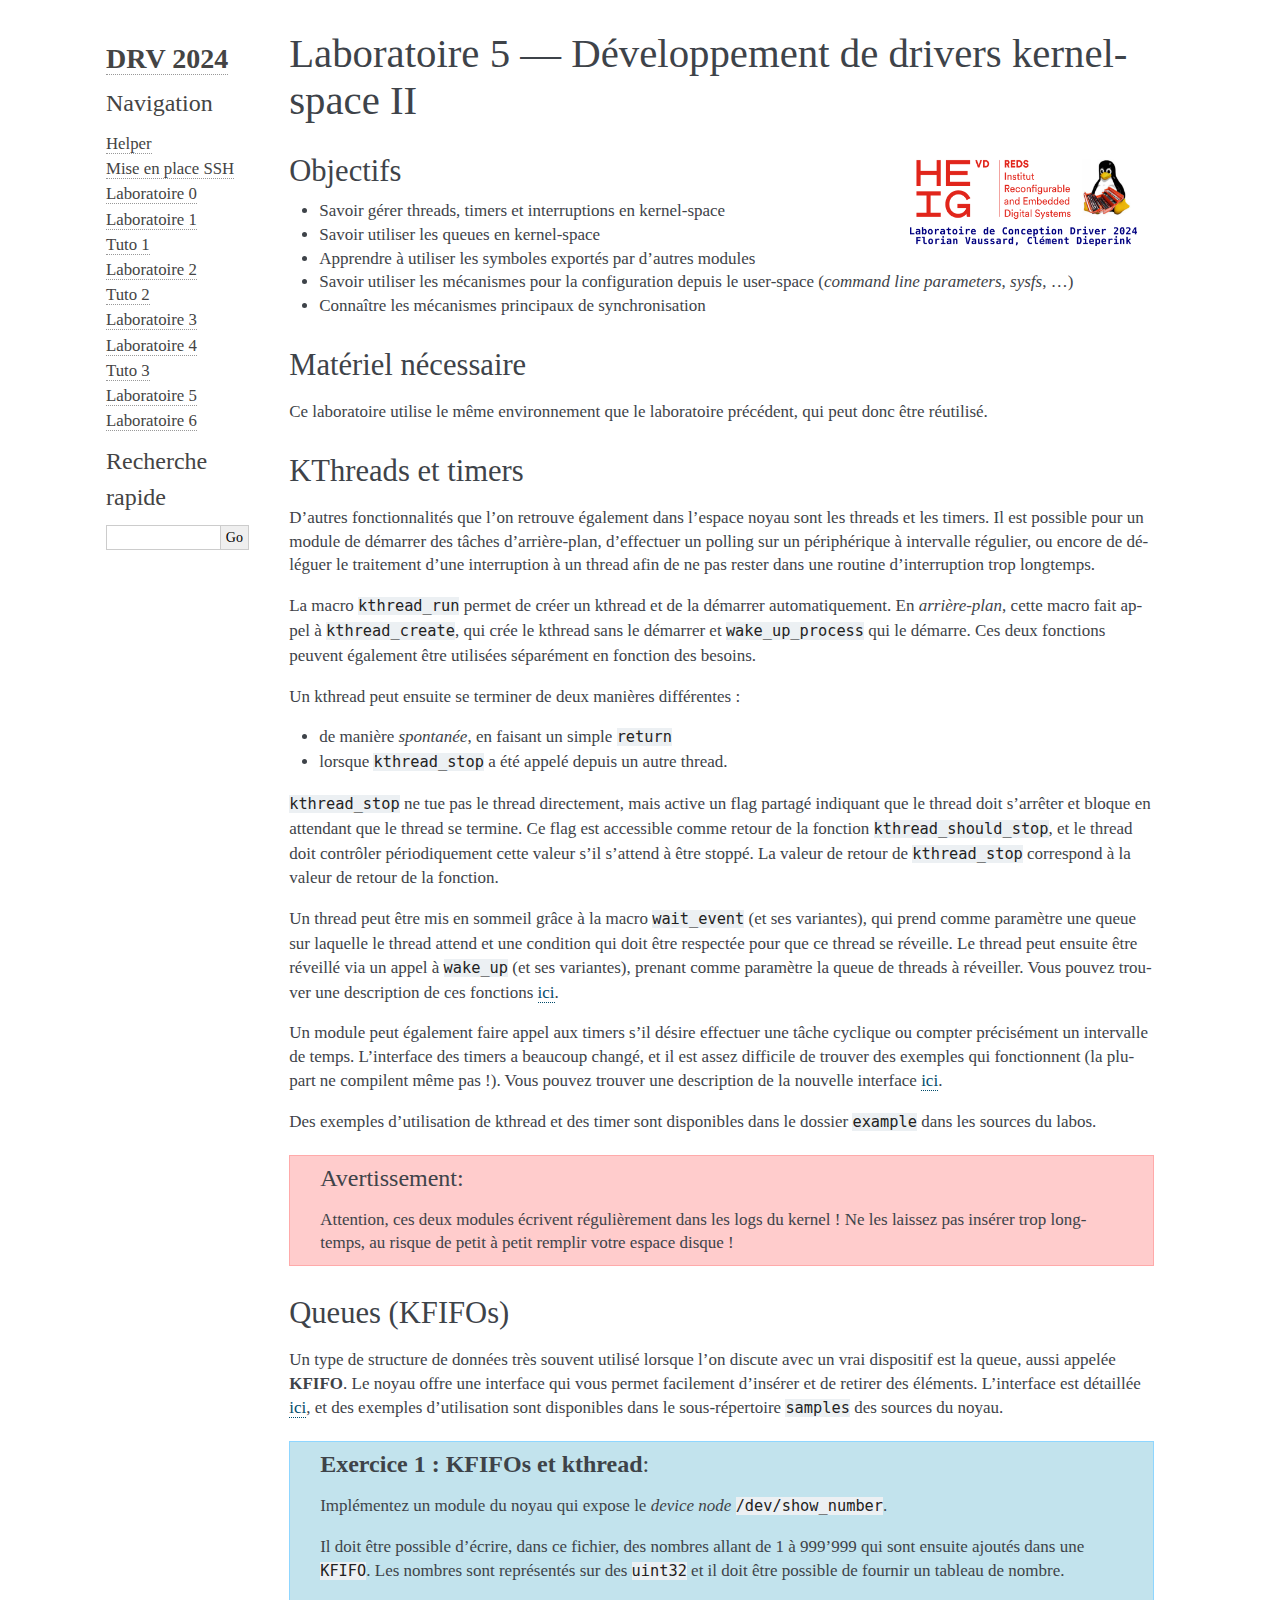
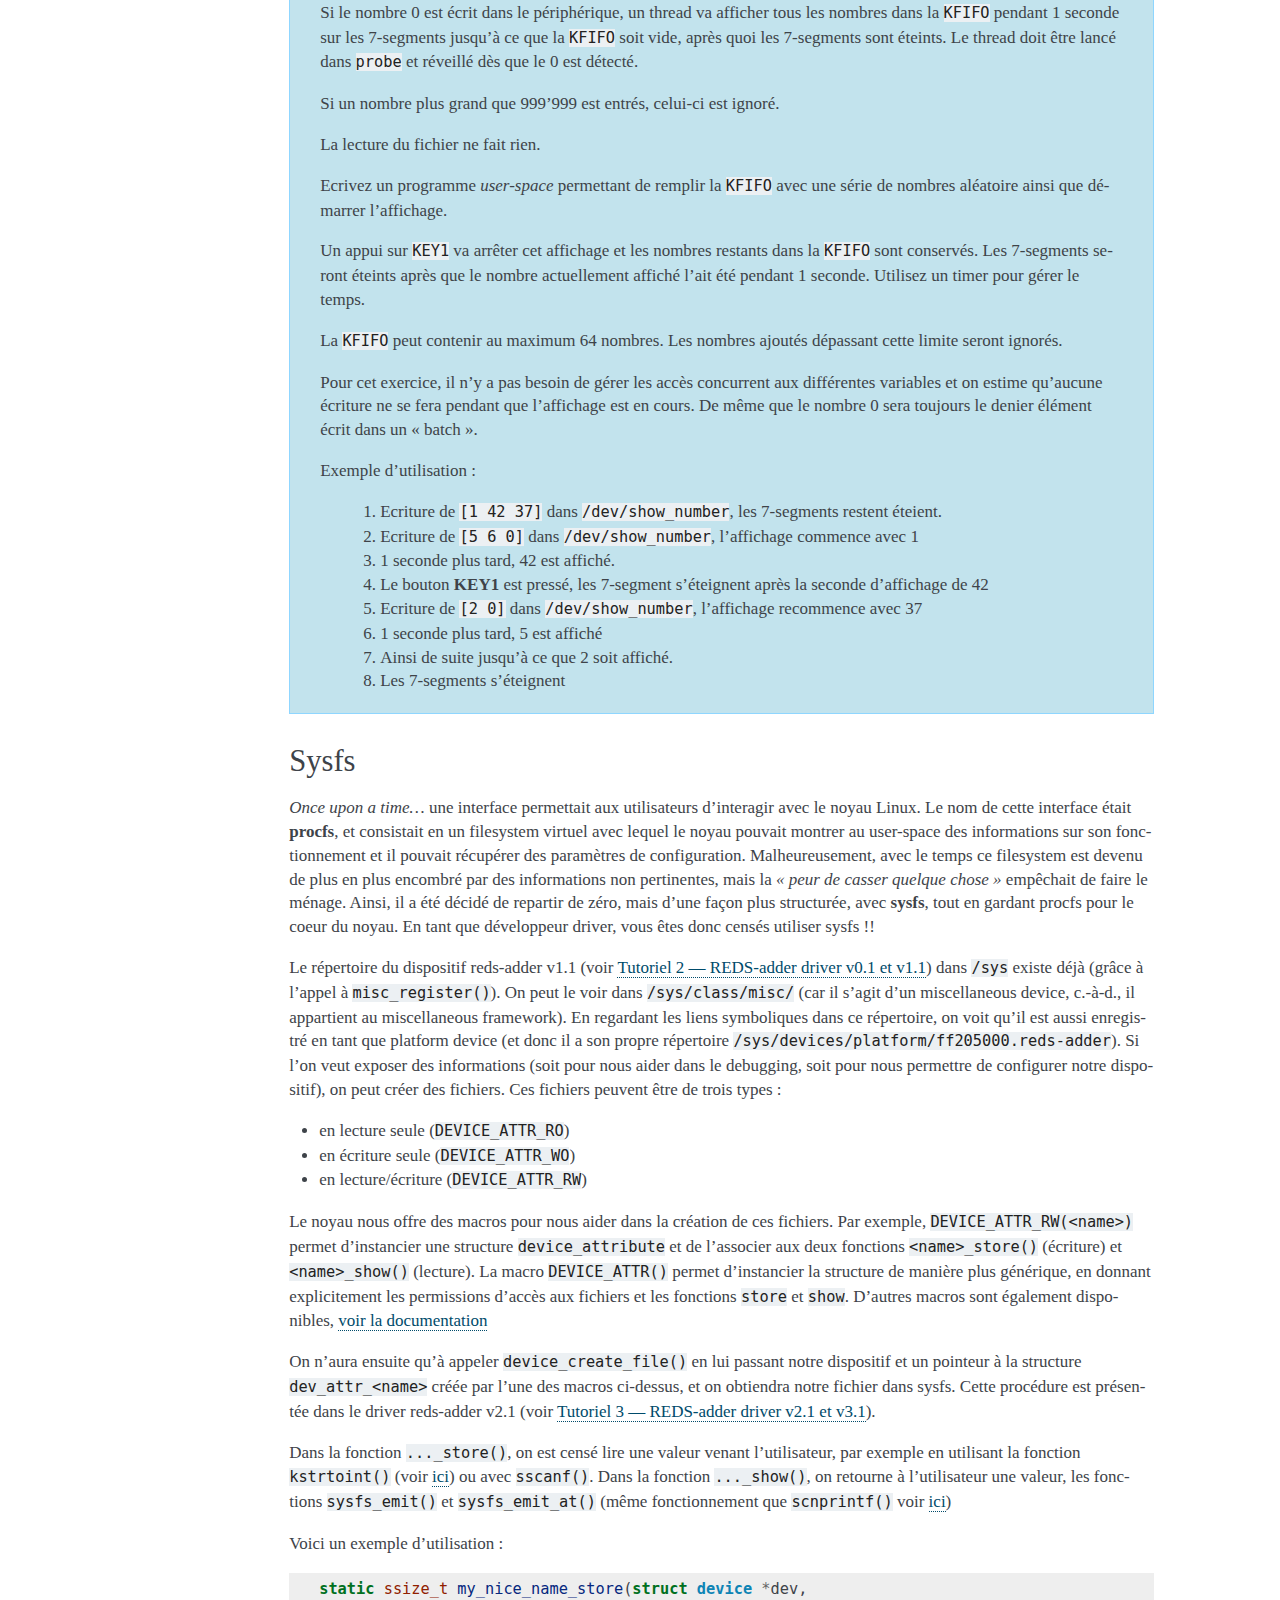
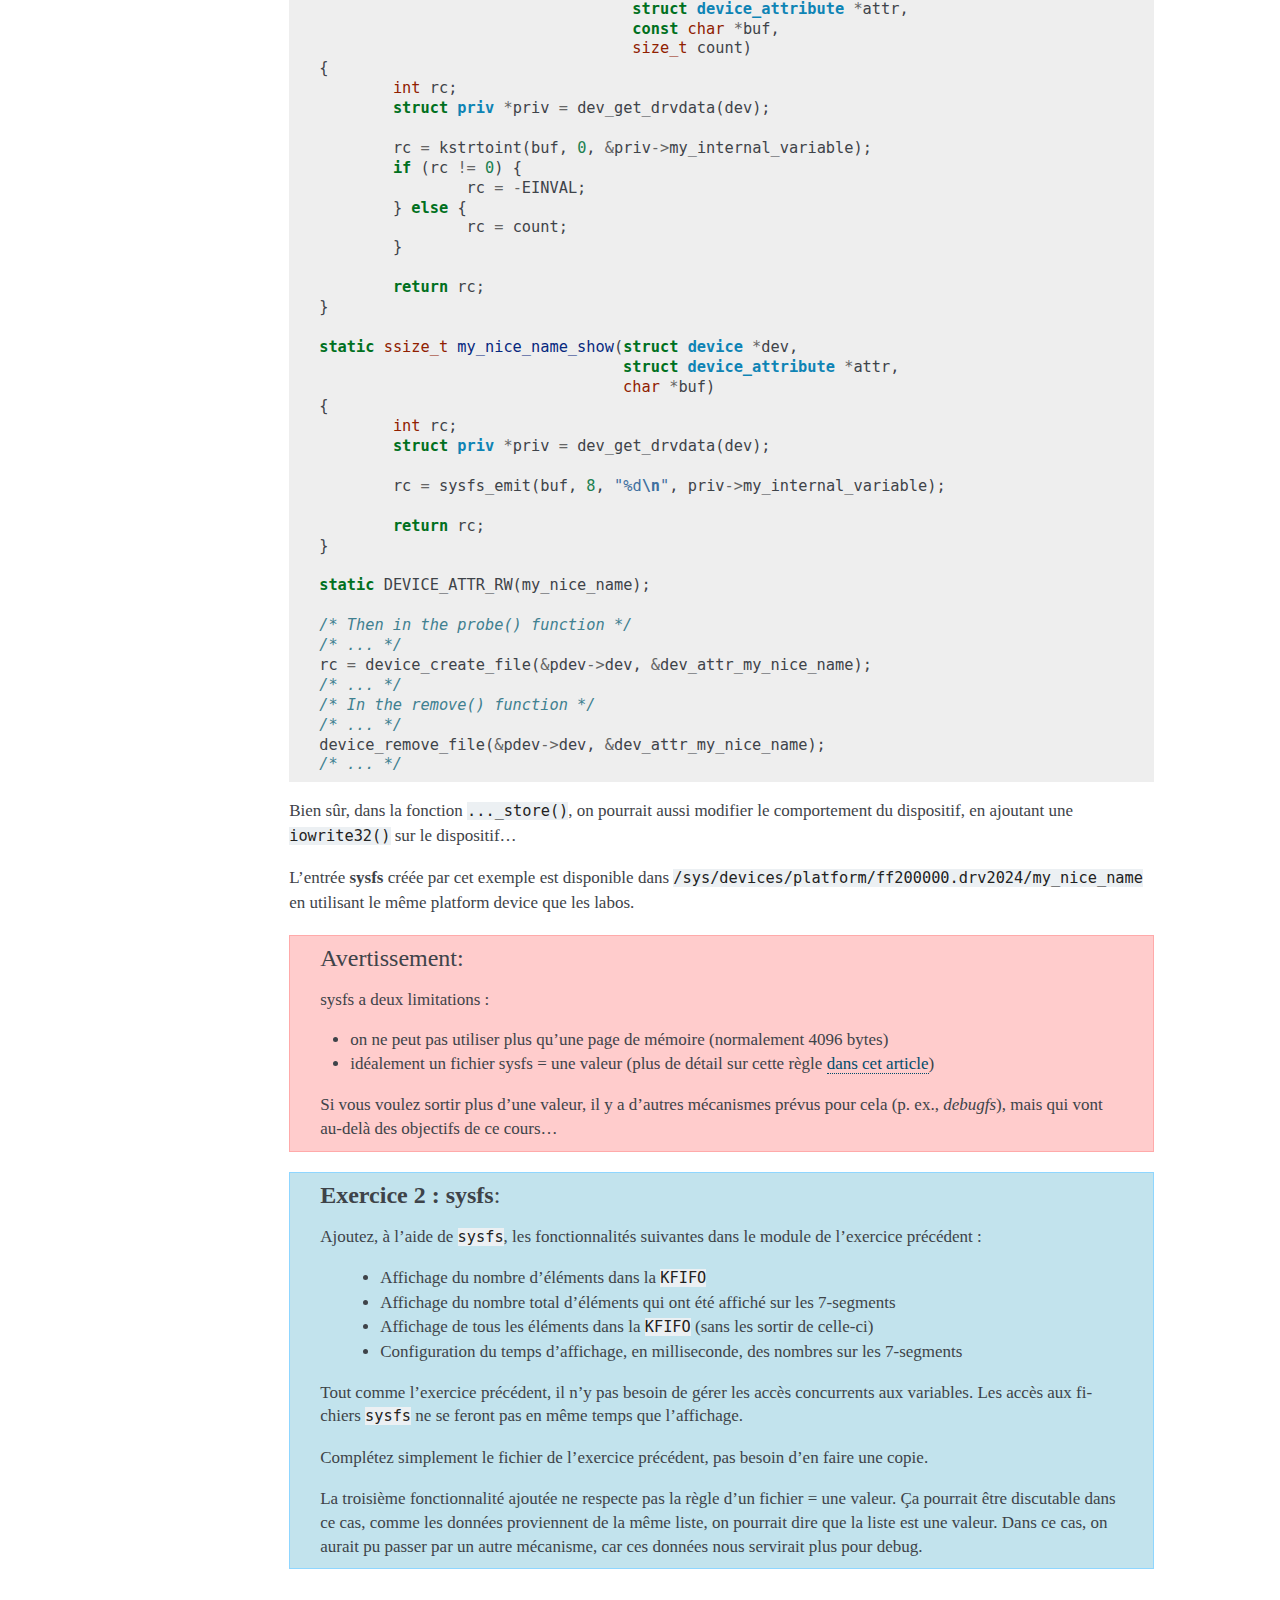
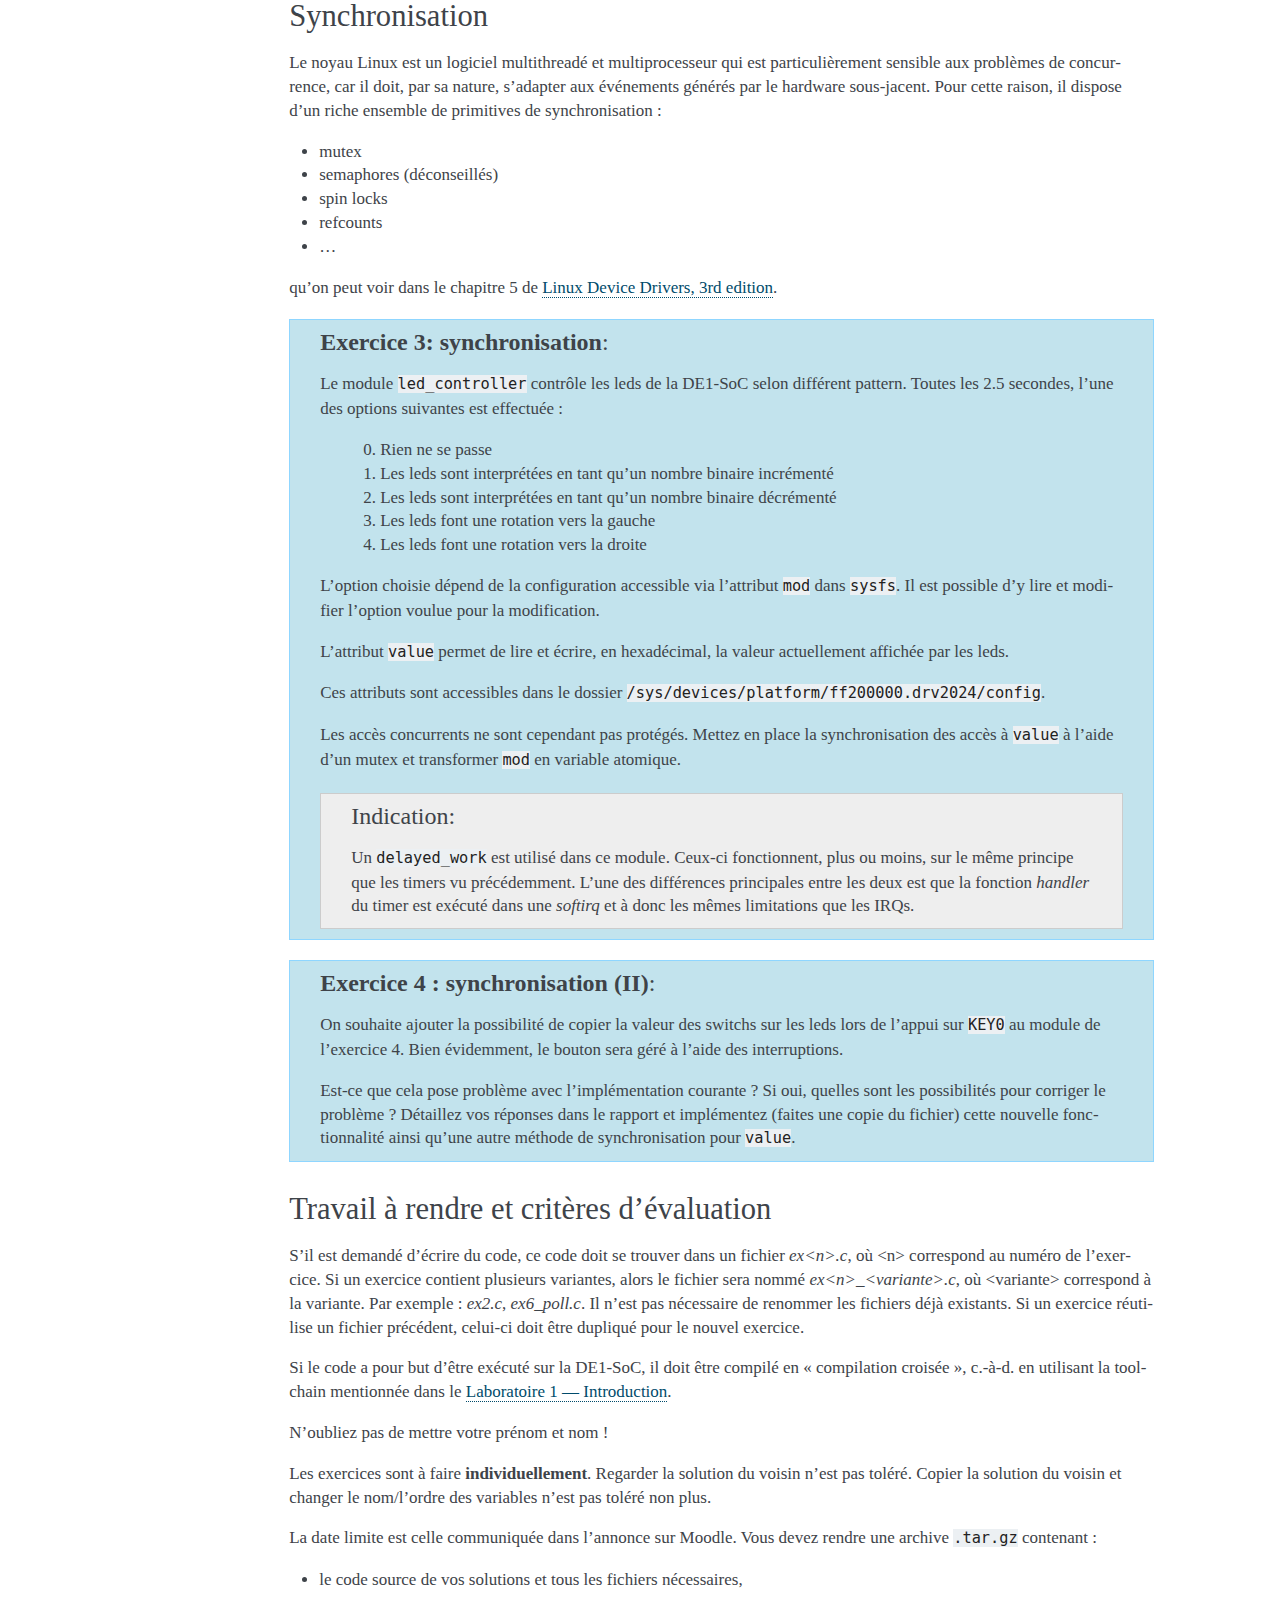
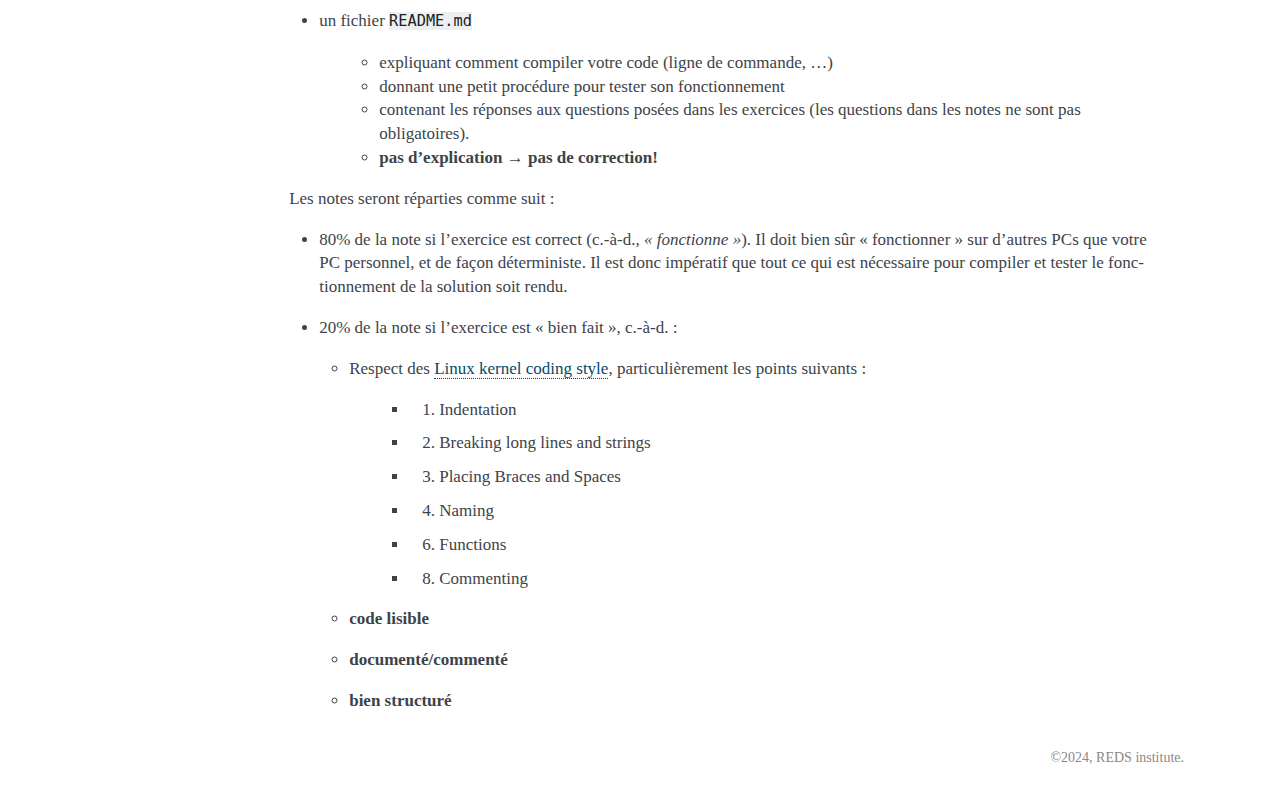
<file: docs/lab_05/lab_05.html>
<!DOCTYPE html>

<html lang="fr">
  <head>
    <meta charset="utf-8" />
    <meta name="viewport" content="width=device-width, initial-scale=1.0" /><meta name="generator" content="Docutils 0.17.1: http://docutils.sourceforge.net/" />

    <title>Laboratoire 5 — Développement de drivers kernel-space II &#8212; Documentation DRV 2024 </title>
    <link rel="stylesheet" type="text/css" href="../_static/pygments.css" />
    <link rel="stylesheet" type="text/css" href="../_static/alabaster.css" />
    <link rel="stylesheet" type="text/css" href="../_static/color.css" />
    <script data-url_root="../" id="documentation_options" src="../_static/documentation_options.js"></script>
    <script src="../_static/jquery.js"></script>
    <script src="../_static/underscore.js"></script>
    <script src="../_static/doctools.js"></script>
    <script src="../_static/translations.js"></script>
    <link rel="index" title="Index" href="../genindex.html" />
    <link rel="search" title="Recherche" href="../search.html" />
    <link rel="next" title="Laboratoire 6 — Développement de drivers kernel-space III" href="../lab_06/lab_06.html" />
    <link rel="prev" title="Tutoriel 3 — REDS-adder driver v2.1 et v3.1" href="../tuto_03/tuto_03.html" />
   
  <link rel="stylesheet" href="../_static/custom.css" type="text/css" />
  
  
  <meta name="viewport" content="width=device-width, initial-scale=0.9, maximum-scale=0.9" />

  </head><body>
  

    <div class="document">
      <div class="documentwrapper">
        <div class="bodywrapper">
          

          <div class="body" role="main">
            
  <section id="laboratoire-5-developpement-de-drivers-kernel-space-ii">
<span id="laboratoire5"></span><h1>Laboratoire 5 — Développement de drivers kernel-space II<a class="headerlink" href="#laboratoire-5-developpement-de-drivers-kernel-space-ii" title="Lien permanent vers ce titre">¶</a></h1>
<figure class="align-right">
<a class="reference internal image-reference" href="../_images/logo_drv.png"><img alt="../_images/logo_drv.png" src="../_images/logo_drv.png" style="width: 6cm;" /></a>
</figure>
<section id="objectifs">
<h2>Objectifs<a class="headerlink" href="#objectifs" title="Lien permanent vers ce titre">¶</a></h2>
<ul class="simple">
<li><p>Savoir gérer threads, timers et interruptions en kernel-space</p></li>
<li><p>Savoir utiliser les queues en kernel-space</p></li>
<li><p>Apprendre à utiliser les symboles exportés par d’autres modules</p></li>
<li><p>Savoir utiliser les mécanismes pour la configuration depuis le user-space (<em>command line parameters</em>, <em>sysfs</em>, …)</p></li>
<li><p>Connaître les mécanismes principaux de synchronisation</p></li>
</ul>
</section>
<section id="materiel-necessaire">
<h2>Matériel nécessaire<a class="headerlink" href="#materiel-necessaire" title="Lien permanent vers ce titre">¶</a></h2>
<p>Ce laboratoire utilise le même environnement que le laboratoire précédent,
qui peut donc être réutilisé.</p>
</section>
<section id="kthreads-et-timers">
<h2>KThreads et timers<a class="headerlink" href="#kthreads-et-timers" title="Lien permanent vers ce titre">¶</a></h2>
<p>D’autres fonctionnalités que l’on retrouve également dans l’espace noyau sont les threads et les timers.
Il est possible pour un module de démarrer des tâches d’arrière-plan, d’effectuer un polling
sur un périphérique à intervalle régulier, ou encore de déléguer le traitement d’une interruption
à un thread afin de ne pas rester dans une routine d’interruption trop longtemps.</p>
<p>La macro <code class="code c docutils literal notranslate"><span class="name"><span class="pre">kthread_run</span></span></code> permet de créer un kthread et de la démarrer automatiquement.
En <em>arrière-plan</em>, cette macro fait appel à <code class="code c docutils literal notranslate"><span class="name"><span class="pre">kthread_create</span></span></code>, qui crée le kthread sans le démarrer et <code class="code c docutils literal notranslate"><span class="name"><span class="pre">wake_up_process</span></span></code> qui le démarre.
Ces deux fonctions peuvent également être utilisées séparément en fonction des besoins.</p>
<p>Un kthread peut ensuite se terminer de deux manières différentes :</p>
<ul class="simple">
<li><p>de manière <em>spontanée</em>, en faisant un simple <code class="code c docutils literal notranslate"><span class="keyword"><span class="pre">return</span></span></code></p></li>
<li><p>lorsque <code class="code c docutils literal notranslate"><span class="name"><span class="pre">kthread_stop</span></span></code> a été appelé depuis un autre thread.</p></li>
</ul>
<p><code class="code c docutils literal notranslate"><span class="name"><span class="pre">kthread_stop</span></span></code> ne tue pas le thread directement, mais active un flag partagé indiquant que le thread
doit s’arrêter et bloque en attendant que le thread se termine.
Ce flag est accessible comme retour de la fonction <code class="code c docutils literal notranslate"><span class="name"><span class="pre">kthread_should_stop</span></span></code>, et le thread doit contrôler
périodiquement cette valeur s’il s’attend à être stoppé.
La valeur de retour de <code class="code c docutils literal notranslate"><span class="name"><span class="pre">kthread_stop</span></span></code> correspond à la valeur de retour de la fonction.</p>
<p>Un thread peut être mis en sommeil grâce à la macro <code class="code c docutils literal notranslate"><span class="name"><span class="pre">wait_event</span></span></code> (et ses variantes), qui prend comme
paramètre une queue sur laquelle le thread attend et une condition qui doit être respectée pour que
ce thread se réveille.
Le thread peut ensuite être réveillé via un appel à <code class="code c docutils literal notranslate"><span class="name"><span class="pre">wake_up</span></span></code> (et ses variantes), prenant comme paramètre
la queue de threads à réveiller.
Vous pouvez trouver une description de ces fonctions
<a class="reference external" href="https://www.kernel.org/doc/html/latest/driver-api/basics.html#wait-queues-and-wake-events">ici</a>.</p>
<p>Un module peut également faire appel aux timers s’il désire effectuer une tâche cyclique ou compter
précisément un intervalle de temps.
L’interface des timers a beaucoup changé, et il est assez difficile de trouver des exemples qui fonctionnent
(la plupart ne compilent même pas !). Vous pouvez trouver une description de la nouvelle interface
<a class="reference external" href="https://lwn.net/Articles/735887/">ici</a>.</p>
<p>Des exemples d’utilisation de kthread et des timer sont disponibles dans le dossier <code class="file docutils literal notranslate"><span class="pre">example</span></code> dans les sources du labos.</p>
<div class="admonition warning">
<p class="admonition-title">Avertissement</p>
<p>Attention, ces deux modules écrivent régulièrement dans les logs du kernel !
Ne les laissez pas insérer trop longtemps, au risque de petit à petit remplir votre espace disque !</p>
</div>
</section>
<section id="queues-kfifos">
<h2>Queues (KFIFOs)<a class="headerlink" href="#queues-kfifos" title="Lien permanent vers ce titre">¶</a></h2>
<p>Un type de structure de données très souvent utilisé lorsque l’on discute avec un
vrai dispositif est la queue, aussi appelée <strong>KFIFO</strong>.
Le noyau offre une interface qui vous permet facilement d’insérer et de retirer
des éléments.
L’interface est détaillée <a class="reference external" href="https://www.kernel.org/doc/html/latest/core-api/kernel-api.html#fifo-buffer">ici</a>, et
des exemples d’utilisation sont disponibles dans le sous-répertoire <code class="file docutils literal notranslate"><span class="pre">samples</span></code> des sources
du noyau.</p>
<div class="admonition-exercice-1-kfifos-et-kthread admonition">
<p class="admonition-title"><strong>Exercice 1 : KFIFOs et kthread</strong></p>
<p>Implémentez un module du noyau qui expose le <em>device node</em> <code class="code c docutils literal notranslate"><span class="operator"><span class="pre">/</span></span><span class="name"><span class="pre">dev</span></span><span class="operator"><span class="pre">/</span></span><span class="name"><span class="pre">show_number</span></span></code>.</p>
<p>Il doit être possible d’écrire, dans ce fichier, des nombres allant de 1 à 999’999 qui sont ensuite ajoutés dans une <code class="code c docutils literal notranslate"><span class="name"><span class="pre">KFIFO</span></span></code>.
Les nombres sont représentés sur des <code class="code c docutils literal notranslate"><span class="name"><span class="pre">uint32</span></span></code> et il doit être possible de fournir un tableau de nombre.</p>
<p>Si le nombre 0 est écrit dans le périphérique, un thread va afficher tous les nombres dans la <code class="code c docutils literal notranslate"><span class="name"><span class="pre">KFIFO</span></span></code>
pendant 1 seconde sur les 7-segments jusqu’à ce que la <code class="code c docutils literal notranslate"><span class="name"><span class="pre">KFIFO</span></span></code> soit vide, après quoi les 7-segments sont éteints.
Le thread doit être lancé dans <code class="code c docutils literal notranslate"><span class="name"><span class="pre">probe</span></span></code> et réveillé dès que le 0 est détecté.</p>
<p>Si un nombre plus grand que 999’999 est entrés, celui-ci est ignoré.</p>
<p>La lecture du fichier ne fait rien.</p>
<p>Ecrivez un programme <em>user-space</em> permettant de remplir la <code class="code c docutils literal notranslate"><span class="name"><span class="pre">KFIFO</span></span></code> avec une série de nombres aléatoire ainsi que démarrer l’affichage.</p>
<p>Un appui sur <code class="code c docutils literal notranslate"><span class="name"><span class="pre">KEY1</span></span></code> va arrêter cet affichage et les nombres restants dans la <code class="code c docutils literal notranslate"><span class="name"><span class="pre">KFIFO</span></span></code> sont conservés. Les 7-segments seront
éteints après que le nombre actuellement affiché l’ait été pendant 1 seconde.
Utilisez un timer pour gérer le temps.</p>
<p>La <code class="code c docutils literal notranslate"><span class="name"><span class="pre">KFIFO</span></span></code> peut contenir au maximum 64 nombres. Les nombres ajoutés dépassant cette limite seront ignorés.</p>
<p>Pour cet exercice, il n’y a pas besoin de gérer les accès concurrent aux différentes variables et on estime qu’aucune écriture ne se fera
pendant que l’affichage est en cours. De même que le nombre 0 sera toujours le denier élément écrit dans un « batch ».</p>
<p>Exemple d’utilisation :</p>
<blockquote>
<div><ol class="arabic simple">
<li><p>Ecriture de <code class="code c docutils literal notranslate"><span class="punctuation"><span class="pre">[</span></span><span class="literal number integer"><span class="pre">1</span></span><span class="whitespace"> </span><span class="literal number integer"><span class="pre">42</span></span><span class="whitespace"> </span><span class="literal number integer"><span class="pre">37</span></span><span class="punctuation"><span class="pre">]</span></span></code> dans <code class="code c docutils literal notranslate"><span class="operator"><span class="pre">/</span></span><span class="name"><span class="pre">dev</span></span><span class="operator"><span class="pre">/</span></span><span class="name"><span class="pre">show_number</span></span></code>, les 7-segments restent éteient.</p></li>
<li><p>Ecriture de <code class="code c docutils literal notranslate"><span class="punctuation"><span class="pre">[</span></span><span class="literal number integer"><span class="pre">5</span></span><span class="whitespace"> </span><span class="literal number integer"><span class="pre">6</span></span><span class="whitespace"> </span><span class="literal number integer"><span class="pre">0</span></span><span class="punctuation"><span class="pre">]</span></span></code> dans <code class="code c docutils literal notranslate"><span class="operator"><span class="pre">/</span></span><span class="name"><span class="pre">dev</span></span><span class="operator"><span class="pre">/</span></span><span class="name"><span class="pre">show_number</span></span></code>, l’affichage commence avec 1</p></li>
<li><p>1 seconde plus tard, 42 est affiché.</p></li>
<li><p>Le bouton <strong>KEY1</strong> est pressé, les 7-segment s’éteignent après la seconde d’affichage de 42</p></li>
<li><p>Ecriture de <code class="code c docutils literal notranslate"><span class="punctuation"><span class="pre">[</span></span><span class="literal number integer"><span class="pre">2</span></span><span class="whitespace"> </span><span class="literal number integer"><span class="pre">0</span></span><span class="punctuation"><span class="pre">]</span></span></code> dans <code class="code c docutils literal notranslate"><span class="operator"><span class="pre">/</span></span><span class="name"><span class="pre">dev</span></span><span class="operator"><span class="pre">/</span></span><span class="name"><span class="pre">show_number</span></span></code>, l’affichage recommence avec 37</p></li>
<li><p>1 seconde plus tard, 5 est affiché</p></li>
<li><p>Ainsi de suite jusqu’à ce que 2 soit affiché.</p></li>
<li><p>Les 7-segments s’éteignent</p></li>
</ol>
</div></blockquote>
</div>
</section>
<section id="sysfs">
<h2>Sysfs<a class="headerlink" href="#sysfs" title="Lien permanent vers ce titre">¶</a></h2>
<p><em>Once upon a time…</em> une interface permettait aux utilisateurs d’interagir
avec le noyau Linux.
Le nom de cette interface était <strong>procfs</strong>, et consistait en un filesystem virtuel avec lequel
le noyau pouvait montrer au user-space des informations sur son fonctionnement et il pouvait
récupérer des paramètres de configuration.
Malheureusement, avec le temps ce filesystem est devenu de plus en plus encombré par des
informations non pertinentes, mais la <em>« peur de casser quelque chose »</em>
empêchait de faire le ménage.
Ainsi, il a été décidé de repartir de zéro, mais d’une façon plus structurée, avec <strong>sysfs</strong>,
tout en gardant procfs pour le coeur du noyau.
En tant que développeur driver, vous êtes donc censés utiliser sysfs !!</p>
<p>Le répertoire du dispositif reds-adder v1.1 (voir <a class="reference internal" href="../tuto_02/tuto_02.html#tutoriel2"><span class="std std-ref">Tutoriel 2 —  REDS-adder driver v0.1 et v1.1</span></a>) dans <code class="file docutils literal notranslate"><span class="pre">/sys</span></code> existe déjà
(grâce à l’appel à
<code class="code c docutils literal notranslate"><span class="name"><span class="pre">misc_register</span></span><span class="punctuation"><span class="pre">()</span></span></code>). On peut le voir dans <code class="file docutils literal notranslate"><span class="pre">/sys/class/misc/</span></code> (car il
s’agit d’un miscellaneous device, c.-à-d., il appartient au miscellaneous
framework). En regardant les liens symboliques dans ce répertoire, on voit qu’il
est aussi enregistré en tant que platform device (et donc il a son propre
répertoire <code class="file docutils literal notranslate"><span class="pre">/sys/devices/platform/ff205000.reds-adder</span></code>).
Si l’on veut exposer des informations (soit pour nous aider dans le
debugging, soit pour nous permettre de configurer notre dispositif), on peut
créer des fichiers. Ces fichiers peuvent être de trois types :</p>
<ul class="simple">
<li><p>en lecture seule (<code class="code c docutils literal notranslate"><span class="name"><span class="pre">DEVICE_ATTR_RO</span></span></code>)</p></li>
<li><p>en écriture seule (<code class="code c docutils literal notranslate"><span class="name"><span class="pre">DEVICE_ATTR_WO</span></span></code>)</p></li>
<li><p>en lecture/écriture (<code class="code c docutils literal notranslate"><span class="name"><span class="pre">DEVICE_ATTR_RW</span></span></code>)</p></li>
</ul>
<p>Le noyau nous offre des macros pour nous aider dans la création de ces fichiers.
Par exemple, <code class="code c docutils literal notranslate"><span class="name"><span class="pre">DEVICE_ATTR_RW</span></span><span class="punctuation"><span class="pre">(</span></span><span class="operator"><span class="pre">&lt;</span></span><span class="name"><span class="pre">name</span></span><span class="operator"><span class="pre">&gt;</span></span><span class="punctuation"><span class="pre">)</span></span></code> permet d’instancier une structure <code class="code c docutils literal notranslate"><span class="name"><span class="pre">device_attribute</span></span></code>
et de l’associer aux deux fonctions <code class="code c docutils literal notranslate"><span class="operator"><span class="pre">&lt;</span></span><span class="name"><span class="pre">name</span></span><span class="operator"><span class="pre">&gt;</span></span><span class="name"><span class="pre">_store</span></span><span class="punctuation"><span class="pre">()</span></span></code> (écriture) et <code class="code c docutils literal notranslate"><span class="operator"><span class="pre">&lt;</span></span><span class="name"><span class="pre">name</span></span><span class="operator"><span class="pre">&gt;</span></span><span class="name"><span class="pre">_show</span></span><span class="punctuation"><span class="pre">()</span></span></code> (lecture).
La macro <code class="code c docutils literal notranslate"><span class="name"><span class="pre">DEVICE_ATTR</span></span><span class="punctuation"><span class="pre">()</span></span></code> permet d’instancier la structure de manière plus générique,
en donnant explicitement les permissions d’accès aux fichiers et les fonctions <code class="code c docutils literal notranslate"><span class="name"><span class="pre">store</span></span></code> et <code class="code c docutils literal notranslate"><span class="name"><span class="pre">show</span></span></code>.
D’autres macros sont également disponibles, <a class="reference external" href="https://www.kernel.org/doc/html/latest/driver-api/infrastructure.html#c.DEVICE_ATTR">voir la documentation</a></p>
<p>On n’aura ensuite qu’à appeler <code class="code c docutils literal notranslate"><span class="name"><span class="pre">device_create_file</span></span><span class="punctuation"><span class="pre">()</span></span></code> en lui passant notre
dispositif et un pointeur à la structure <code class="code c docutils literal notranslate"><span class="name"><span class="pre">dev_attr_</span></span><span class="operator"><span class="pre">&lt;</span></span><span class="name"><span class="pre">name</span></span><span class="operator"><span class="pre">&gt;</span></span></code> créée par l’une des macros
ci-dessus, et on obtiendra notre fichier dans sysfs.
Cette procédure est présentée dans le driver reds-adder v2.1 (voir <a class="reference internal" href="../tuto_03/tuto_03.html#tutoriel3"><span class="std std-ref">Tutoriel 3 —  REDS-adder driver v2.1 et v3.1</span></a>).</p>
<p>Dans la fonction <code class="code c docutils literal notranslate"><span class="punctuation"><span class="pre">...</span></span><span class="name"><span class="pre">_store</span></span><span class="punctuation"><span class="pre">()</span></span></code>, on est censé lire une valeur venant l’utilisateur,
par exemple en utilisant la fonction <code class="code c docutils literal notranslate"><span class="name"><span class="pre">kstrtoint</span></span><span class="punctuation"><span class="pre">()</span></span></code>
(voir <a class="reference external" href="https://www.kernel.org/doc/htmldocs/kernel-api/API-kstrtoint.html">ici</a>)
ou avec <code class="code c docutils literal notranslate"><span class="name"><span class="pre">sscanf</span></span><span class="punctuation"><span class="pre">()</span></span></code>.
Dans la fonction <code class="code c docutils literal notranslate"><span class="punctuation"><span class="pre">...</span></span><span class="name"><span class="pre">_show</span></span><span class="punctuation"><span class="pre">()</span></span></code>, on retourne à l’utilisateur une valeur,
les fonctions <code class="code c docutils literal notranslate"><span class="name"><span class="pre">sysfs_emit</span></span><span class="punctuation"><span class="pre">()</span></span></code> et <code class="code c docutils literal notranslate"><span class="name"><span class="pre">sysfs_emit_at</span></span><span class="punctuation"><span class="pre">()</span></span></code>
(même fonctionnement que <code class="code c docutils literal notranslate"><span class="name"><span class="pre">scnprintf</span></span><span class="punctuation"><span class="pre">()</span></span></code> voir <a class="reference external" href="https://www.kernel.org/doc/html/latest/filesystems/api-summary.html#c.sysfs_emit">ici</a>)</p>
<p>Voici un exemple d’utilisation :</p>
<div class="highlight-c notranslate"><div class="highlight"><pre><span></span><span class="k">static</span><span class="w"> </span><span class="kt">ssize_t</span><span class="w"> </span><span class="nf">my_nice_name_store</span><span class="p">(</span><span class="k">struct</span><span class="w"> </span><span class="nc">device</span><span class="w"> </span><span class="o">*</span><span class="n">dev</span><span class="p">,</span><span class="w"></span>
<span class="w">                                  </span><span class="k">struct</span><span class="w"> </span><span class="nc">device_attribute</span><span class="w"> </span><span class="o">*</span><span class="n">attr</span><span class="p">,</span><span class="w"></span>
<span class="w">                                  </span><span class="k">const</span><span class="w"> </span><span class="kt">char</span><span class="w"> </span><span class="o">*</span><span class="n">buf</span><span class="p">,</span><span class="w"></span>
<span class="w">                                  </span><span class="kt">size_t</span><span class="w"> </span><span class="n">count</span><span class="p">)</span><span class="w"></span>
<span class="p">{</span><span class="w"></span>
<span class="w">        </span><span class="kt">int</span><span class="w"> </span><span class="n">rc</span><span class="p">;</span><span class="w"></span>
<span class="w">        </span><span class="k">struct</span><span class="w"> </span><span class="nc">priv</span><span class="w"> </span><span class="o">*</span><span class="n">priv</span><span class="w"> </span><span class="o">=</span><span class="w"> </span><span class="n">dev_get_drvdata</span><span class="p">(</span><span class="n">dev</span><span class="p">);</span><span class="w"></span>

<span class="w">        </span><span class="n">rc</span><span class="w"> </span><span class="o">=</span><span class="w"> </span><span class="n">kstrtoint</span><span class="p">(</span><span class="n">buf</span><span class="p">,</span><span class="w"> </span><span class="mi">0</span><span class="p">,</span><span class="w"> </span><span class="o">&amp;</span><span class="n">priv</span><span class="o">-&gt;</span><span class="n">my_internal_variable</span><span class="p">);</span><span class="w"></span>
<span class="w">        </span><span class="k">if</span><span class="w"> </span><span class="p">(</span><span class="n">rc</span><span class="w"> </span><span class="o">!=</span><span class="w"> </span><span class="mi">0</span><span class="p">)</span><span class="w"> </span><span class="p">{</span><span class="w"></span>
<span class="w">                </span><span class="n">rc</span><span class="w"> </span><span class="o">=</span><span class="w"> </span><span class="o">-</span><span class="n">EINVAL</span><span class="p">;</span><span class="w"></span>
<span class="w">        </span><span class="p">}</span><span class="w"> </span><span class="k">else</span><span class="w"> </span><span class="p">{</span><span class="w"></span>
<span class="w">                </span><span class="n">rc</span><span class="w"> </span><span class="o">=</span><span class="w"> </span><span class="n">count</span><span class="p">;</span><span class="w"></span>
<span class="w">        </span><span class="p">}</span><span class="w"></span>

<span class="w">        </span><span class="k">return</span><span class="w"> </span><span class="n">rc</span><span class="p">;</span><span class="w"></span>
<span class="p">}</span><span class="w"></span>

<span class="k">static</span><span class="w"> </span><span class="kt">ssize_t</span><span class="w"> </span><span class="nf">my_nice_name_show</span><span class="p">(</span><span class="k">struct</span><span class="w"> </span><span class="nc">device</span><span class="w"> </span><span class="o">*</span><span class="n">dev</span><span class="p">,</span><span class="w"></span>
<span class="w">                                 </span><span class="k">struct</span><span class="w"> </span><span class="nc">device_attribute</span><span class="w"> </span><span class="o">*</span><span class="n">attr</span><span class="p">,</span><span class="w"></span>
<span class="w">                                 </span><span class="kt">char</span><span class="w"> </span><span class="o">*</span><span class="n">buf</span><span class="p">)</span><span class="w"></span>
<span class="p">{</span><span class="w"></span>
<span class="w">        </span><span class="kt">int</span><span class="w"> </span><span class="n">rc</span><span class="p">;</span><span class="w"></span>
<span class="w">        </span><span class="k">struct</span><span class="w"> </span><span class="nc">priv</span><span class="w"> </span><span class="o">*</span><span class="n">priv</span><span class="w"> </span><span class="o">=</span><span class="w"> </span><span class="n">dev_get_drvdata</span><span class="p">(</span><span class="n">dev</span><span class="p">);</span><span class="w"></span>

<span class="w">        </span><span class="n">rc</span><span class="w"> </span><span class="o">=</span><span class="w"> </span><span class="n">sysfs_emit</span><span class="p">(</span><span class="n">buf</span><span class="p">,</span><span class="w"> </span><span class="mi">8</span><span class="p">,</span><span class="w"> </span><span class="s">&quot;%d</span><span class="se">\n</span><span class="s">&quot;</span><span class="p">,</span><span class="w"> </span><span class="n">priv</span><span class="o">-&gt;</span><span class="n">my_internal_variable</span><span class="p">);</span><span class="w"></span>

<span class="w">        </span><span class="k">return</span><span class="w"> </span><span class="n">rc</span><span class="p">;</span><span class="w"></span>
<span class="p">}</span><span class="w"></span>

<span class="k">static</span><span class="w"> </span><span class="n">DEVICE_ATTR_RW</span><span class="p">(</span><span class="n">my_nice_name</span><span class="p">);</span><span class="w"></span>

<span class="cm">/* Then in the probe() function */</span><span class="w"></span>
<span class="cm">/* ... */</span><span class="w"></span>
<span class="n">rc</span><span class="w"> </span><span class="o">=</span><span class="w"> </span><span class="n">device_create_file</span><span class="p">(</span><span class="o">&amp;</span><span class="n">pdev</span><span class="o">-&gt;</span><span class="n">dev</span><span class="p">,</span><span class="w"> </span><span class="o">&amp;</span><span class="n">dev_attr_my_nice_name</span><span class="p">);</span><span class="w"></span>
<span class="cm">/* ... */</span><span class="w"></span>
<span class="cm">/* In the remove() function */</span><span class="w"></span>
<span class="cm">/* ... */</span><span class="w"></span>
<span class="n">device_remove_file</span><span class="p">(</span><span class="o">&amp;</span><span class="n">pdev</span><span class="o">-&gt;</span><span class="n">dev</span><span class="p">,</span><span class="w"> </span><span class="o">&amp;</span><span class="n">dev_attr_my_nice_name</span><span class="p">);</span><span class="w"></span>
<span class="cm">/* ... */</span><span class="w"></span>
</pre></div>
</div>
<p>Bien sûr, dans la fonction <code class="code c docutils literal notranslate"><span class="punctuation"><span class="pre">...</span></span><span class="name"><span class="pre">_store</span></span><span class="punctuation"><span class="pre">()</span></span></code>, on pourrait aussi modifier le
comportement du dispositif, en ajoutant une <code class="code c docutils literal notranslate"><span class="name"><span class="pre">iowrite32</span></span><span class="punctuation"><span class="pre">()</span></span></code> sur le dispositif…</p>
<p>L’entrée <strong>sysfs</strong> créée par cet exemple est disponible dans <code class="file docutils literal notranslate"><span class="pre">/sys/devices/platform/ff200000.drv2024/my_nice_name</span></code>
en utilisant le même platform device que les labos.</p>
<div class="admonition warning">
<p class="admonition-title">Avertissement</p>
<p>sysfs a deux limitations :</p>
<ul class="simple">
<li><p>on ne peut pas utiliser plus qu’une page de mémoire (normalement 4096 bytes)</p></li>
<li><p>idéalement un fichier sysfs = une valeur (plus de détail sur cette règle <a class="reference external" href="https://lwn.net/Articles/378884/">dans cet article</a>)</p></li>
</ul>
<p>Si vous voulez sortir plus d’une valeur, il y a d’autres mécanismes
prévus pour cela (p. ex., <em>debugfs</em>), mais qui vont au-delà des
objectifs de ce cours…</p>
</div>
<div class="admonition-exercice-2-sysfs admonition">
<p class="admonition-title"><strong>Exercice 2 : sysfs</strong></p>
<p>Ajoutez, à l’aide de <code class="code c docutils literal notranslate"><span class="name"><span class="pre">sysfs</span></span></code>, les fonctionnalités suivantes dans le module de l’exercice précédent :</p>
<blockquote>
<div><ul class="simple">
<li><p>Affichage du nombre d’éléments dans la <code class="code c docutils literal notranslate"><span class="name"><span class="pre">KFIFO</span></span></code></p></li>
<li><p>Affichage du nombre total d’éléments qui ont été affiché sur les 7-segments</p></li>
<li><p>Affichage de tous les éléments dans la <code class="code c docutils literal notranslate"><span class="name"><span class="pre">KFIFO</span></span></code> (sans les sortir de celle-ci)</p></li>
<li><p>Configuration du temps d’affichage, en milliseconde, des nombres sur les 7-segments</p></li>
</ul>
</div></blockquote>
<p>Tout comme l’exercice précédent, il n’y pas besoin de gérer les accès concurrents aux variables.
Les accès aux fichiers <code class="code c docutils literal notranslate"><span class="name"><span class="pre">sysfs</span></span></code> ne se feront pas en même temps que l’affichage.</p>
<p>Complétez simplement le fichier de l’exercice précédent, pas besoin d’en faire une copie.</p>
<p>La troisième fonctionnalité ajoutée ne respecte pas la règle d’un fichier = une valeur.
Ça pourrait être discutable dans ce cas, comme les données proviennent de la même liste,
on pourrait dire que la liste est une valeur. Dans ce cas, on aurait pu passer par un
autre mécanisme, car ces données nous servirait plus pour debug.</p>
</div>
</section>
<section id="synchronisation">
<h2>Synchronisation<a class="headerlink" href="#synchronisation" title="Lien permanent vers ce titre">¶</a></h2>
<p>Le noyau Linux est un logiciel multithreadé et multiprocesseur qui est particulièrement sensible
aux problèmes de concurrence, car il doit, par sa nature, s’adapter aux événements générés par
le hardware sous-jacent.
Pour cette raison, il dispose d’un riche ensemble de primitives de synchronisation :</p>
<ul class="simple">
<li><p>mutex</p></li>
<li><p>semaphores (déconseillés)</p></li>
<li><p>spin locks</p></li>
<li><p>refcounts</p></li>
<li><p>…</p></li>
</ul>
<p>qu’on peut
voir dans le chapitre 5 de <a class="reference external" href="https://lwn.net/Kernel/LDD3">Linux Device Drivers, 3rd edition</a>.</p>
<div class="admonition-exercice-3-synchronisation admonition">
<p class="admonition-title"><strong>Exercice 3: synchronisation</strong></p>
<p>Le module <code class="code c docutils literal notranslate"><span class="name"><span class="pre">led_controller</span></span></code> contrôle les leds de la DE1-SoC selon différent pattern.
Toutes les 2.5 secondes, l’une des options suivantes est effectuée :</p>
<blockquote>
<div><ol class="arabic simple" start="0">
<li><p>Rien ne se passe</p></li>
<li><p>Les leds sont interprétées en tant qu’un nombre binaire incrémenté</p></li>
<li><p>Les leds sont interprétées en tant qu’un nombre binaire décrémenté</p></li>
<li><p>Les leds font une rotation vers la gauche</p></li>
<li><p>Les leds font une rotation vers la droite</p></li>
</ol>
</div></blockquote>
<p>L’option choisie dépend de la configuration accessible via l’attribut <code class="code c docutils literal notranslate"><span class="name"><span class="pre">mod</span></span></code> dans <code class="code c docutils literal notranslate"><span class="name"><span class="pre">sysfs</span></span></code>.
Il est possible d’y lire et modifier l’option voulue pour la modification.</p>
<p>L’attribut <code class="code c docutils literal notranslate"><span class="name"><span class="pre">value</span></span></code> permet de lire et écrire, en hexadécimal, la valeur actuellement affichée par les leds.</p>
<p>Ces attributs sont accessibles dans le dossier <code class="file docutils literal notranslate"><span class="pre">/sys/devices/platform/ff200000.drv2024/config</span></code>.</p>
<p>Les accès concurrents ne sont cependant pas protégés.
Mettez en place la synchronisation des accès à <code class="code c docutils literal notranslate"><span class="name"><span class="pre">value</span></span></code> à l’aide d’un mutex
et transformer <code class="code c docutils literal notranslate"><span class="name"><span class="pre">mod</span></span></code> en variable atomique.</p>
<div class="admonition hint">
<p class="admonition-title">Indication</p>
<p>Un <code class="code c docutils literal notranslate"><span class="name"><span class="pre">delayed_work</span></span></code> est utilisé dans ce module. Ceux-ci fonctionnent, plus ou moins, sur le même principe
que les timers vu précédemment. L’une des différences principales entre les deux est que la fonction
<em>handler</em> du timer est exécuté dans une <em>softirq</em> et à donc les mêmes limitations que les IRQs.</p>
</div>
</div>
<div class="admonition-exercice-4-synchronisation-ii admonition">
<p class="admonition-title"><strong>Exercice 4 : synchronisation (II)</strong></p>
<p>On souhaite ajouter la possibilité de copier la valeur des switchs sur les leds lors de l’appui sur <code class="code c docutils literal notranslate"><span class="name"><span class="pre">KEY0</span></span></code>
au module de l’exercice 4. Bien évidemment, le bouton sera géré à l’aide des interruptions.</p>
<p>Est-ce que cela pose problème avec l’implémentation courante ?
Si oui, quelles sont les possibilités pour corriger le problème ?
Détaillez vos réponses dans le rapport et implémentez (faites une copie du fichier) cette nouvelle fonctionnalité
ainsi qu’une autre méthode de synchronisation pour <code class="code c docutils literal notranslate"><span class="name"><span class="pre">value</span></span></code>.</p>
</div>
</section>
<section id="travail-a-rendre-et-criteres-d-evaluation">
<h2>Travail à rendre et critères d’évaluation<a class="headerlink" href="#travail-a-rendre-et-criteres-d-evaluation" title="Lien permanent vers ce titre">¶</a></h2>
<p>S’il est demandé d’écrire du code, ce code doit se trouver dans un fichier <em>ex&lt;n&gt;.c</em>, où &lt;n&gt; correspond au numéro de l’exercice.
Si un exercice contient plusieurs variantes, alors le fichier sera nommé <em>ex&lt;n&gt;_&lt;variante&gt;.c</em>, où &lt;variante&gt; correspond à la variante.
Par exemple : <em>ex2.c</em>, <em>ex6_poll.c</em>.
Il n’est pas nécessaire de renommer les fichiers déjà existants.
Si un exercice réutilise un fichier précédent, celui-ci doit être dupliqué pour le nouvel exercice.</p>
<p>Si le code a pour but d’être exécuté sur la DE1-SoC, il doit être compilé en « compilation croisée »,
c.-à-d. en utilisant la toolchain mentionnée dans le <a class="reference internal" href="../lab_01/lab_01.html#laboratoire1"><span class="std std-ref">Laboratoire 1 — Introduction</span></a>.</p>
<p>N’oubliez pas de mettre votre prénom et nom !</p>
<p>Les exercices sont à faire <strong>individuellement</strong>.
Regarder la solution du voisin n’est pas toléré.
Copier la solution du voisin et changer le nom/l’ordre des variables n’est pas toléré non plus.</p>
<p>La date limite est celle communiquée dans l’annonce sur Moodle.
Vous devez rendre une archive <code class="file docutils literal notranslate"><span class="pre">.tar.gz</span></code> contenant :</p>
<ul>
<li><p>le code source de vos solutions et tous les fichiers nécessaires,</p></li>
<li><p>un fichier <code class="file docutils literal notranslate"><span class="pre">README.md</span></code></p>
<blockquote>
<div><ul class="simple">
<li><p>expliquant comment compiler votre code (ligne de commande, …)</p></li>
<li><p>donnant une petit procédure pour tester son fonctionnement</p></li>
<li><p>contenant les réponses aux questions posées dans les exercices (les questions dans les notes ne sont pas obligatoires).</p></li>
<li><p><strong>pas d’explication</strong> → <strong>pas de correction!</strong></p></li>
</ul>
</div></blockquote>
</li>
</ul>
<p>Les notes seront réparties comme suit :</p>
<ul>
<li><p>80% de la note si l’exercice est correct (c.-à-d., <em>« fonctionne »</em>).
Il doit bien sûr « fonctionner » sur d’autres PCs que votre PC personnel, et de façon déterministe.
Il est donc impératif que tout ce qui est nécessaire pour compiler et tester le fonctionnement de la solution soit rendu.</p></li>
<li><p>20% de la note si l’exercice est « bien fait », c.-à-d. :</p>
<ul>
<li><p>Respect des <a class="reference external" href="https://www.kernel.org/doc/html/latest/process/coding-style.html">Linux kernel coding style</a>,
particulièrement les points suivants :</p>
<blockquote>
<div><ul class="simple">
<li><ol class="arabic simple">
<li><p>Indentation</p></li>
</ol>
</li>
<li><ol class="arabic simple" start="2">
<li><p>Breaking long lines and strings</p></li>
</ol>
</li>
<li><ol class="arabic simple" start="3">
<li><p>Placing Braces and Spaces</p></li>
</ol>
</li>
<li><ol class="arabic simple" start="4">
<li><p>Naming</p></li>
</ol>
</li>
<li><ol class="arabic simple" start="6">
<li><p>Functions</p></li>
</ol>
</li>
<li><ol class="arabic simple" start="8">
<li><p>Commenting</p></li>
</ol>
</li>
</ul>
</div></blockquote>
</li>
<li><p><strong>code lisible</strong></p></li>
<li><p><strong>documenté/commenté</strong></p></li>
<li><p><strong>bien structuré</strong></p></li>
</ul>
</li>
</ul>
</section>
</section>


          </div>
          
        </div>
      </div>
      <div class="sphinxsidebar" role="navigation" aria-label="main navigation">
        <div class="sphinxsidebarwrapper">
<h1 class="logo"><a href="../index.html">DRV 2024</a></h1>








<h3>Navigation</h3>
<ul class="current">
<li class="toctree-l1"><a class="reference internal" href="../helper/helper.html">Helper</a></li>
<li class="toctree-l1"><a class="reference internal" href="../helper/ssh.html">Mise en place SSH</a></li>
<li class="toctree-l1"><a class="reference internal" href="../lab_00/lab_00.html">Laboratoire 0</a></li>
<li class="toctree-l1"><a class="reference internal" href="../lab_01/lab_01.html">Laboratoire 1</a></li>
<li class="toctree-l1"><a class="reference internal" href="../tuto_01/tuto_01.html">Tuto 1</a></li>
<li class="toctree-l1"><a class="reference internal" href="../lab_02/lab_02.html">Laboratoire 2</a></li>
<li class="toctree-l1"><a class="reference internal" href="../tuto_02/tuto_02.html">Tuto 2</a></li>
<li class="toctree-l1"><a class="reference internal" href="../lab_03/lab_03.html">Laboratoire 3</a></li>
<li class="toctree-l1"><a class="reference internal" href="../lab_04/lab_04.html">Laboratoire 4</a></li>
<li class="toctree-l1"><a class="reference internal" href="../tuto_03/tuto_03.html">Tuto 3</a></li>
<li class="toctree-l1 current"><a class="current reference internal" href="#">Laboratoire 5</a></li>
<li class="toctree-l1"><a class="reference internal" href="../lab_06/lab_06.html">Laboratoire 6</a></li>
</ul>

<div class="relations">
<h3>Related Topics</h3>
<ul>
  <li><a href="../index.html">Documentation overview</a><ul>
      <li>Previous: <a href="../tuto_03/tuto_03.html" title="Chapitre précédent">Tutoriel 3 —  REDS-adder driver v2.1 et v3.1</a></li>
      <li>Next: <a href="../lab_06/lab_06.html" title="Chapitre suivant">Laboratoire 6 — Développement de drivers kernel-space III</a></li>
  </ul></li>
</ul>
</div>
<div id="searchbox" style="display: none" role="search">
  <h3 id="searchlabel">Recherche rapide</h3>
    <div class="searchformwrapper">
    <form class="search" action="../search.html" method="get">
      <input type="text" name="q" aria-labelledby="searchlabel" autocomplete="off" autocorrect="off" autocapitalize="off" spellcheck="false"/>
      <input type="submit" value="Go" />
    </form>
    </div>
</div>
<script>$('#searchbox').show(0);</script>








        </div>
      </div>
      <div class="clearer"></div>
    </div>
    <div class="footer">
      &copy;2024, REDS institute.
      
    </div>

    

    
  </body>
</html>
</file>
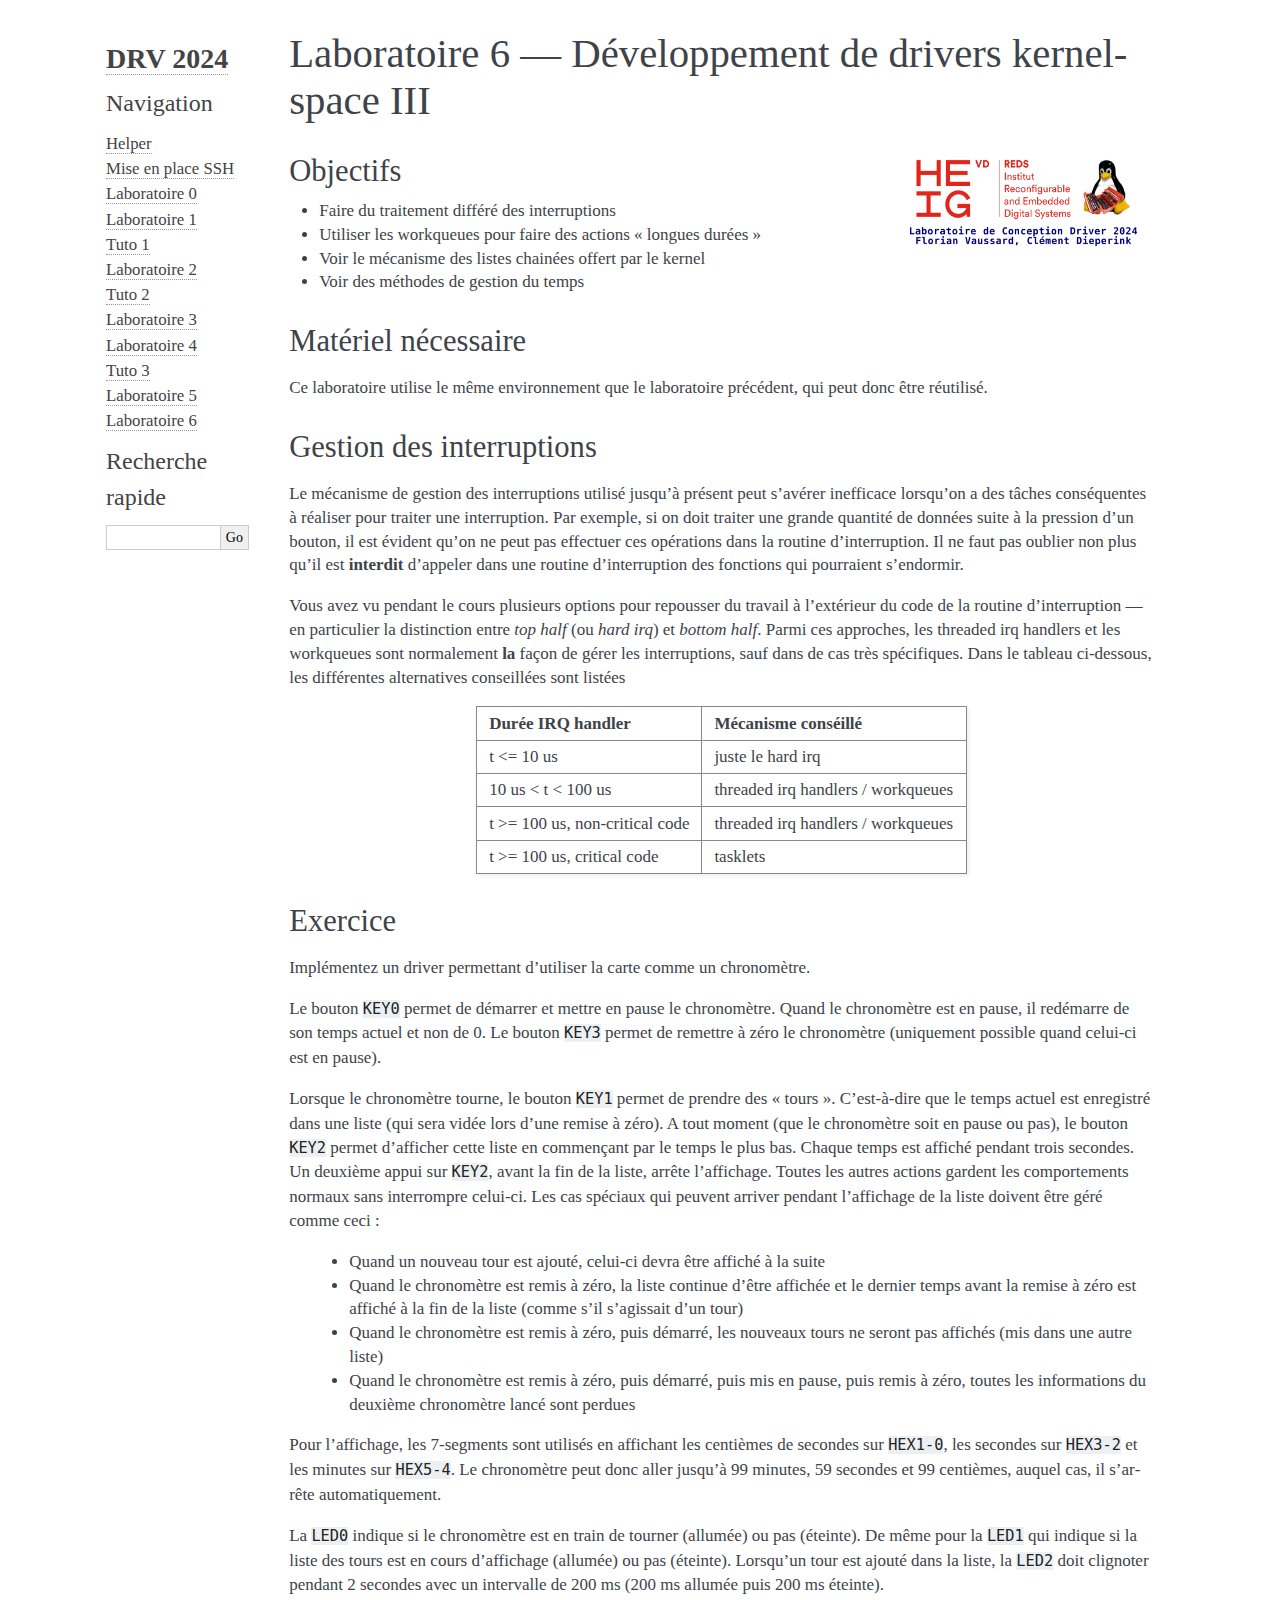
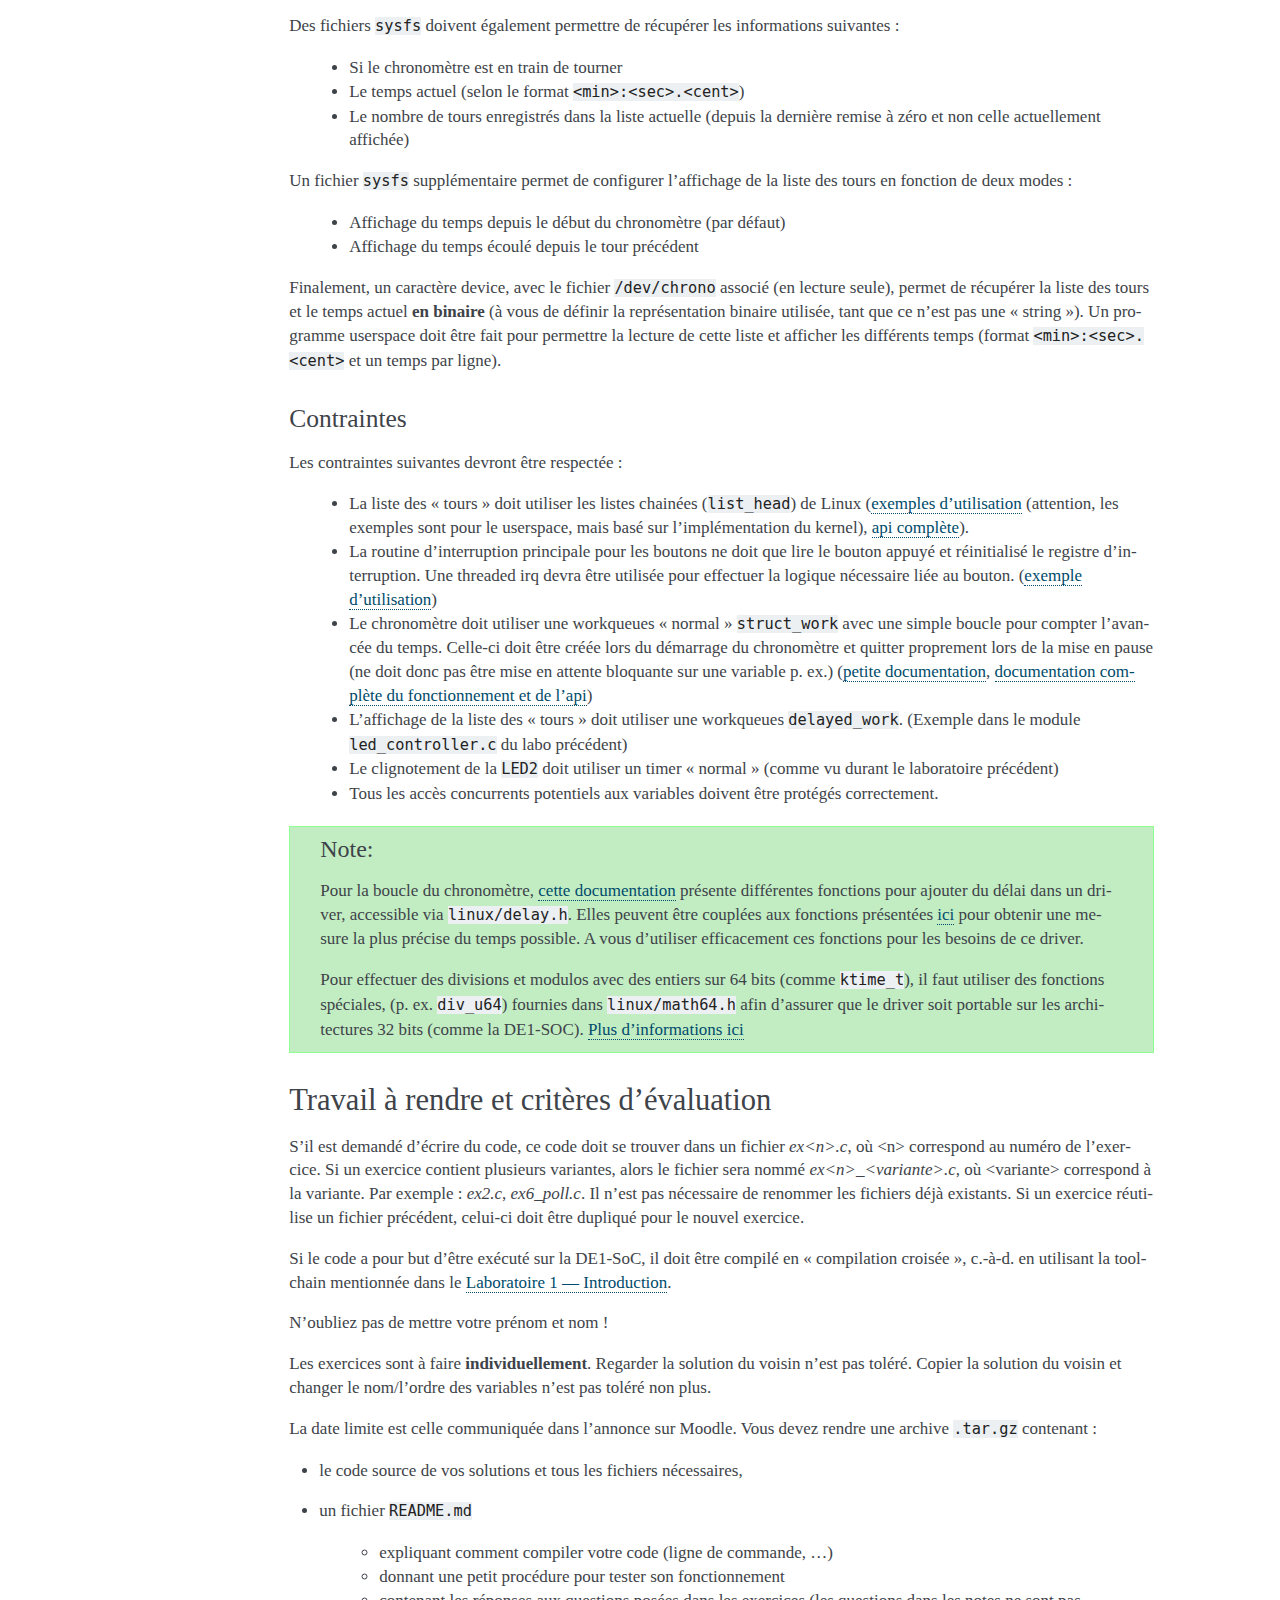
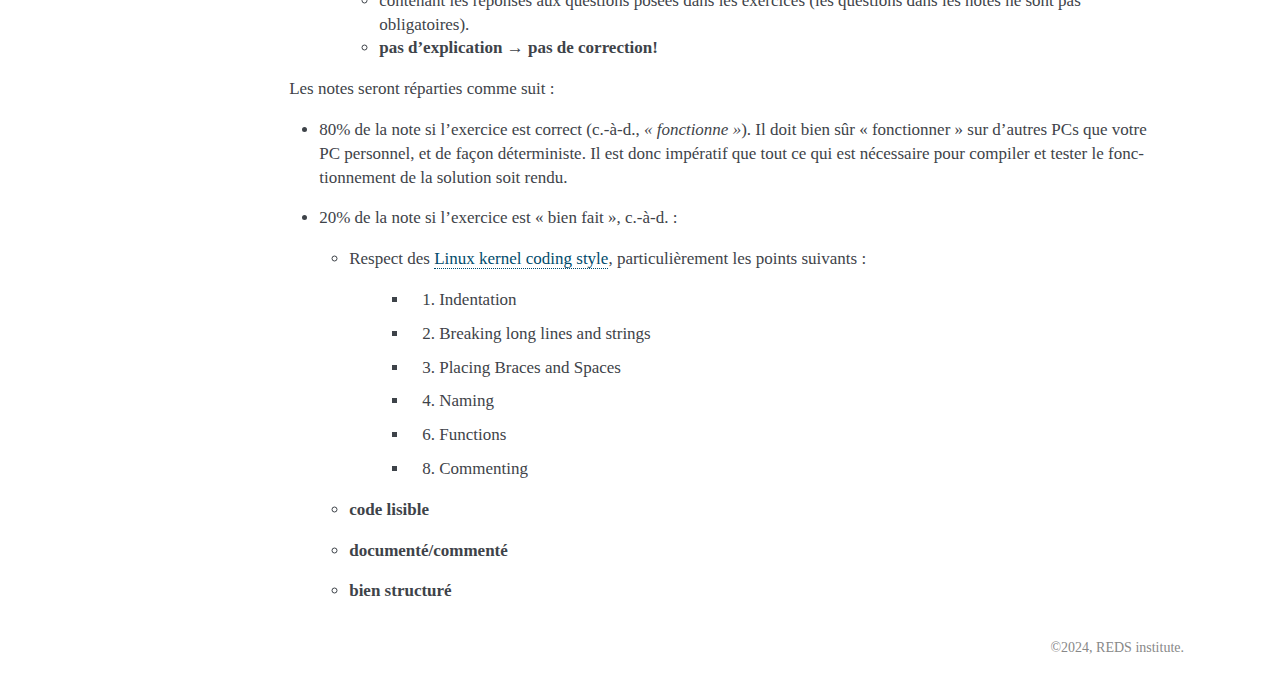
<file: docs/lab_06/lab_06.html>
<!DOCTYPE html>

<html lang="fr">
  <head>
    <meta charset="utf-8" />
    <meta name="viewport" content="width=device-width, initial-scale=1.0" /><meta name="generator" content="Docutils 0.17.1: http://docutils.sourceforge.net/" />

    <title>Laboratoire 6 — Développement de drivers kernel-space III &#8212; Documentation DRV 2024 </title>
    <link rel="stylesheet" type="text/css" href="../_static/pygments.css" />
    <link rel="stylesheet" type="text/css" href="../_static/alabaster.css" />
    <link rel="stylesheet" type="text/css" href="../_static/color.css" />
    <script data-url_root="../" id="documentation_options" src="../_static/documentation_options.js"></script>
    <script src="../_static/jquery.js"></script>
    <script src="../_static/underscore.js"></script>
    <script src="../_static/doctools.js"></script>
    <script src="../_static/translations.js"></script>
    <link rel="index" title="Index" href="../genindex.html" />
    <link rel="search" title="Recherche" href="../search.html" />
    <link rel="prev" title="Laboratoire 5 — Développement de drivers kernel-space II" href="../lab_05/lab_05.html" />
   
  <link rel="stylesheet" href="../_static/custom.css" type="text/css" />
  
  
  <meta name="viewport" content="width=device-width, initial-scale=0.9, maximum-scale=0.9" />

  </head><body>
  

    <div class="document">
      <div class="documentwrapper">
        <div class="bodywrapper">
          

          <div class="body" role="main">
            
  <section id="laboratoire-6-developpement-de-drivers-kernel-space-iii">
<span id="laboratoire6"></span><h1>Laboratoire 6 — Développement de drivers kernel-space III<a class="headerlink" href="#laboratoire-6-developpement-de-drivers-kernel-space-iii" title="Lien permanent vers ce titre">¶</a></h1>
<figure class="align-right">
<a class="reference internal image-reference" href="../_images/logo_drv.png"><img alt="../_images/logo_drv.png" src="../_images/logo_drv.png" style="width: 6cm;" /></a>
</figure>
<section id="objectifs">
<h2>Objectifs<a class="headerlink" href="#objectifs" title="Lien permanent vers ce titre">¶</a></h2>
<ul class="simple">
<li><p>Faire du traitement différé des interruptions</p></li>
<li><p>Utiliser les workqueues pour faire des actions « longues durées »</p></li>
<li><p>Voir le mécanisme des listes chainées offert par le kernel</p></li>
<li><p>Voir des méthodes de gestion du temps</p></li>
</ul>
</section>
<section id="materiel-necessaire">
<h2>Matériel nécessaire<a class="headerlink" href="#materiel-necessaire" title="Lien permanent vers ce titre">¶</a></h2>
<p>Ce laboratoire utilise le même environnement que le laboratoire précédent,
qui peut donc être réutilisé.</p>
</section>
<section id="gestion-des-interruptions">
<h2>Gestion des interruptions<a class="headerlink" href="#gestion-des-interruptions" title="Lien permanent vers ce titre">¶</a></h2>
<p>Le mécanisme de gestion des interruptions utilisé jusqu’à présent peut s’avérer
inefficace lorsqu’on a des tâches conséquentes à réaliser pour traiter une interruption.
Par exemple, si on doit traiter une grande quantité de données suite à la pression d’un
bouton, il est évident qu’on ne peut pas effectuer ces opérations dans la routine d’interruption.
Il ne faut pas oublier non plus qu’il est <strong>interdit</strong> d’appeler dans une routine d’interruption des fonctions
qui pourraient s’endormir.</p>
<p>Vous avez vu pendant le cours plusieurs options pour repousser du travail à
l’extérieur du code de la routine d’interruption — en particulier la distinction entre
<em>top half</em> (ou <em>hard irq</em>) et <em>bottom half</em>.
Parmi ces approches, les threaded irq handlers et les workqueues sont normalement
<strong>la</strong> façon de gérer les interruptions, sauf dans de cas très spécifiques.
Dans le tableau ci-dessous, les différentes alternatives conseillées sont listées</p>
<table class="docutils align-default">
<colgroup>
<col style="width: 46%" />
<col style="width: 54%" />
</colgroup>
<thead>
<tr class="row-odd"><th class="head"><p>Durée IRQ handler</p></th>
<th class="head"><p>Mécanisme conséillé</p></th>
</tr>
</thead>
<tbody>
<tr class="row-even"><td><p>t &lt;= 10 us</p></td>
<td><p>juste le hard irq</p></td>
</tr>
<tr class="row-odd"><td><p>10 us &lt; t &lt; 100 us</p></td>
<td><p>threaded irq handlers / workqueues</p></td>
</tr>
<tr class="row-even"><td><p>t &gt;= 100 us, non-critical code</p></td>
<td><p>threaded irq handlers / workqueues</p></td>
</tr>
<tr class="row-odd"><td><p>t &gt;= 100 us, critical code</p></td>
<td><p>tasklets</p></td>
</tr>
</tbody>
</table>
</section>
<section id="exercice">
<h2>Exercice<a class="headerlink" href="#exercice" title="Lien permanent vers ce titre">¶</a></h2>
<p>Implémentez un driver permettant d’utiliser la carte comme un chronomètre.</p>
<p>Le bouton <code class="code c docutils literal notranslate"><span class="name"><span class="pre">KEY0</span></span></code> permet de démarrer et mettre en pause le chronomètre.
Quand le chronomètre est en pause, il redémarre de son temps actuel et non de 0.
Le bouton <code class="code c docutils literal notranslate"><span class="name"><span class="pre">KEY3</span></span></code> permet de remettre à zéro le chronomètre (uniquement possible quand celui-ci est en pause).</p>
<p>Lorsque le chronomètre tourne, le bouton <code class="code c docutils literal notranslate"><span class="name"><span class="pre">KEY1</span></span></code> permet de prendre
des « tours ». C’est-à-dire que le temps actuel est enregistré
dans une liste (qui sera vidée lors d’une remise à zéro).
A tout moment (que le chronomètre soit en pause ou pas), le bouton <code class="code c docutils literal notranslate"><span class="name"><span class="pre">KEY2</span></span></code> permet
d’afficher cette liste en commençant par le temps le plus bas. Chaque temps est affiché pendant trois secondes.
Un deuxième appui sur <code class="code c docutils literal notranslate"><span class="name"><span class="pre">KEY2</span></span></code>, avant la fin de la liste, arrête l’affichage.
Toutes les autres actions gardent les comportements normaux sans interrompre celui-ci.
Les cas spéciaux qui peuvent arriver pendant l’affichage de la liste doivent être géré comme ceci :</p>
<blockquote>
<div><ul class="simple">
<li><p>Quand un nouveau tour est ajouté, celui-ci devra être affiché à la suite</p></li>
<li><p>Quand le chronomètre est remis à zéro, la liste continue d’être affichée et le dernier temps avant la remise à zéro est affiché à la fin de la liste (comme s’il s’agissait d’un tour)</p></li>
<li><p>Quand le chronomètre est remis à zéro, puis démarré, les nouveaux tours ne seront pas affichés (mis dans une autre liste)</p></li>
<li><p>Quand le chronomètre est remis à zéro, puis démarré, puis mis en pause, puis remis à zéro, toutes les informations du deuxième chronomètre lancé sont perdues</p></li>
</ul>
</div></blockquote>
<p>Pour l’affichage, les 7-segments sont utilisés en affichant les centièmes de secondes sur <code class="code c docutils literal notranslate"><span class="name"><span class="pre">HEX1</span></span><span class="literal number integer"><span class="pre">-0</span></span></code>, les secondes sur <code class="code c docutils literal notranslate"><span class="name"><span class="pre">HEX3</span></span><span class="literal number integer"><span class="pre">-2</span></span></code> et les minutes sur <code class="code c docutils literal notranslate"><span class="name"><span class="pre">HEX5</span></span><span class="literal number integer"><span class="pre">-4</span></span></code>.
Le chronomètre peut donc aller jusqu’à 99 minutes, 59 secondes et 99 centièmes, auquel cas, il s’arrête automatiquement.</p>
<p>La <code class="code c docutils literal notranslate"><span class="name"><span class="pre">LED0</span></span></code> indique si le chronomètre est en train de tourner (allumée) ou pas (éteinte).
De même pour la <code class="code c docutils literal notranslate"><span class="name"><span class="pre">LED1</span></span></code> qui indique si la liste des tours est en cours d’affichage (allumée) ou pas (éteinte).
Lorsqu’un tour est ajouté dans la liste, la <code class="code c docutils literal notranslate"><span class="name"><span class="pre">LED2</span></span></code> doit clignoter pendant 2 secondes avec un intervalle de 200 ms (200 ms allumée puis 200 ms éteinte).</p>
<p>Des fichiers <code class="code c docutils literal notranslate"><span class="name"><span class="pre">sysfs</span></span></code> doivent également permettre de récupérer les informations suivantes :</p>
<blockquote>
<div><ul class="simple">
<li><p>Si le chronomètre est en train de tourner</p></li>
<li><p>Le temps actuel (selon le format <code class="code c docutils literal notranslate"><span class="operator"><span class="pre">&lt;</span></span><span class="name"><span class="pre">min</span></span><span class="operator"><span class="pre">&gt;:&lt;</span></span><span class="name"><span class="pre">sec</span></span><span class="operator"><span class="pre">&gt;</span></span><span class="punctuation"><span class="pre">.</span></span><span class="operator"><span class="pre">&lt;</span></span><span class="name"><span class="pre">cent</span></span><span class="operator"><span class="pre">&gt;</span></span></code>)</p></li>
<li><p>Le nombre de tours enregistrés dans la liste actuelle (depuis la dernière remise à zéro et non celle actuellement affichée)</p></li>
</ul>
</div></blockquote>
<p>Un fichier <code class="code c docutils literal notranslate"><span class="name"><span class="pre">sysfs</span></span></code> supplémentaire permet de configurer l’affichage de la liste des tours en fonction de deux modes :</p>
<blockquote>
<div><ul class="simple">
<li><p>Affichage du temps depuis le début du chronomètre (par défaut)</p></li>
<li><p>Affichage du temps écoulé depuis le tour précédent</p></li>
</ul>
</div></blockquote>
<p>Finalement, un caractère device, avec le fichier <code class="code c docutils literal notranslate"><span class="operator"><span class="pre">/</span></span><span class="name"><span class="pre">dev</span></span><span class="operator"><span class="pre">/</span></span><span class="name"><span class="pre">chrono</span></span></code> associé (en lecture seule), permet de récupérer la liste des tours et le temps actuel <strong>en binaire</strong>
(à vous de définir la représentation binaire utilisée, tant que ce n’est pas une « string »).
Un programme userspace doit être fait pour permettre la lecture de cette liste et afficher les différents temps (format <code class="code c docutils literal notranslate"><span class="operator"><span class="pre">&lt;</span></span><span class="name"><span class="pre">min</span></span><span class="operator"><span class="pre">&gt;:&lt;</span></span><span class="name"><span class="pre">sec</span></span><span class="operator"><span class="pre">&gt;</span></span><span class="punctuation"><span class="pre">.</span></span><span class="operator"><span class="pre">&lt;</span></span><span class="name"><span class="pre">cent</span></span><span class="operator"><span class="pre">&gt;</span></span></code> et un temps par ligne).</p>
<section id="contraintes">
<h3>Contraintes<a class="headerlink" href="#contraintes" title="Lien permanent vers ce titre">¶</a></h3>
<p>Les contraintes suivantes devront être respectée :</p>
<blockquote>
<div><ul class="simple">
<li><p>La liste des « tours » doit utiliser les listes chainées (<code class="code c docutils literal notranslate"><span class="name"><span class="pre">list_head</span></span></code>) de Linux (<a class="reference external" href="https://www.cs.wm.edu/~smherwig/courses/csci415-common/list/index.html">exemples d’utilisation</a> (attention, les exemples sont pour le userspace, mais basé sur l’implémentation du kernel), <a class="reference external" href="https://www.kernel.org/doc/html/v6.1/core-api/kernel-api.html#list-management-functions">api complète</a>).</p></li>
<li><p>La routine d’interruption principale pour les boutons ne doit que lire le bouton appuyé et réinitialisé le registre d’interruption. Une threaded irq devra être utilisée
pour effectuer la logique nécessaire liée au bouton. (<a class="reference external" href="https://github.com/ANSANJAY/KernelThreadedIRQ/blob/main/4_example/hello.c">exemple d’utilisation</a>)</p></li>
<li><p>Le chronomètre doit utiliser une workqueues « normal » <code class="code c docutils literal notranslate"><span class="name"><span class="pre">struct_work</span></span></code> avec une simple boucle pour compter l’avancée du temps. Celle-ci doit être créée lors du démarrage du chronomètre et quitter proprement
lors de la mise en pause (ne doit donc pas être mise en attente bloquante sur une variable p. ex.)
(<a class="reference external" href="https://linux-kernel-labs.github.io/refs/heads/master/labs/deferred_work.html#workqueues">petite documentation</a>, <a class="reference external" href="https://www.kernel.org/doc/html/v6.1/core-api/workqueue.html">documentation complète du fonctionnement et de l’api</a>)</p></li>
<li><p>L’affichage de la liste des « tours » doit utiliser une workqueues <code class="code c docutils literal notranslate"><span class="name"><span class="pre">delayed_work</span></span></code>. (Exemple dans le module <code class="code c docutils literal notranslate"><span class="name"><span class="pre">led_controller</span></span><span class="punctuation"><span class="pre">.</span></span><span class="name"><span class="pre">c</span></span></code> du labo précédent)</p></li>
<li><p>Le clignotement de la <code class="code c docutils literal notranslate"><span class="name"><span class="pre">LED2</span></span></code> doit utiliser un timer « normal » (comme vu durant le laboratoire précédent)</p></li>
<li><p>Tous les accès concurrents potentiels aux variables doivent être protégés correctement.</p></li>
</ul>
</div></blockquote>
<div class="admonition note">
<p class="admonition-title">Note</p>
<p>Pour la boucle du chronomètre, <a class="reference external" href="https://www.kernel.org/doc/html/v6.1/timers/timers-howto.html">cette documentation</a> présente
différentes fonctions pour ajouter du délai dans un driver, accessible via <code class="code c docutils literal notranslate"><span class="name"><span class="pre">linux</span></span><span class="operator"><span class="pre">/</span></span><span class="name"><span class="pre">delay</span></span><span class="punctuation"><span class="pre">.</span></span><span class="name"><span class="pre">h</span></span></code>. Elles peuvent être couplées aux fonctions
présentées <a class="reference external" href="https://www.kernel.org/doc/html/v6.1/core-api/timekeeping.html">ici</a> pour obtenir une mesure la plus précise du temps possible.
A vous d’utiliser efficacement ces fonctions pour les besoins de ce driver.</p>
<p>Pour effectuer des divisions et modulos avec des entiers sur 64 bits (comme <code class="code c docutils literal notranslate"><span class="name"><span class="pre">ktime_t</span></span></code>), il faut utiliser des fonctions spéciales, (p. ex. <code class="code c docutils literal notranslate"><span class="name"><span class="pre">div_u64</span></span></code>) fournies dans <code class="code c docutils literal notranslate"><span class="name"><span class="pre">linux</span></span><span class="operator"><span class="pre">/</span></span><span class="name"><span class="pre">math64</span></span><span class="punctuation"><span class="pre">.</span></span><span class="name"><span class="pre">h</span></span></code>
afin d’assurer que le driver soit portable sur les architectures 32 bits (comme la DE1-SOC). <a class="reference external" href="https://stackoverflow.com/a/68070925">Plus d’informations ici</a></p>
</div>
</section>
</section>
<section id="travail-a-rendre-et-criteres-d-evaluation">
<h2>Travail à rendre et critères d’évaluation<a class="headerlink" href="#travail-a-rendre-et-criteres-d-evaluation" title="Lien permanent vers ce titre">¶</a></h2>
<p>S’il est demandé d’écrire du code, ce code doit se trouver dans un fichier <em>ex&lt;n&gt;.c</em>, où &lt;n&gt; correspond au numéro de l’exercice.
Si un exercice contient plusieurs variantes, alors le fichier sera nommé <em>ex&lt;n&gt;_&lt;variante&gt;.c</em>, où &lt;variante&gt; correspond à la variante.
Par exemple : <em>ex2.c</em>, <em>ex6_poll.c</em>.
Il n’est pas nécessaire de renommer les fichiers déjà existants.
Si un exercice réutilise un fichier précédent, celui-ci doit être dupliqué pour le nouvel exercice.</p>
<p>Si le code a pour but d’être exécuté sur la DE1-SoC, il doit être compilé en « compilation croisée »,
c.-à-d. en utilisant la toolchain mentionnée dans le <a class="reference internal" href="../lab_01/lab_01.html#laboratoire1"><span class="std std-ref">Laboratoire 1 — Introduction</span></a>.</p>
<p>N’oubliez pas de mettre votre prénom et nom !</p>
<p>Les exercices sont à faire <strong>individuellement</strong>.
Regarder la solution du voisin n’est pas toléré.
Copier la solution du voisin et changer le nom/l’ordre des variables n’est pas toléré non plus.</p>
<p>La date limite est celle communiquée dans l’annonce sur Moodle.
Vous devez rendre une archive <code class="file docutils literal notranslate"><span class="pre">.tar.gz</span></code> contenant :</p>
<ul>
<li><p>le code source de vos solutions et tous les fichiers nécessaires,</p></li>
<li><p>un fichier <code class="file docutils literal notranslate"><span class="pre">README.md</span></code></p>
<blockquote>
<div><ul class="simple">
<li><p>expliquant comment compiler votre code (ligne de commande, …)</p></li>
<li><p>donnant une petit procédure pour tester son fonctionnement</p></li>
<li><p>contenant les réponses aux questions posées dans les exercices (les questions dans les notes ne sont pas obligatoires).</p></li>
<li><p><strong>pas d’explication</strong> → <strong>pas de correction!</strong></p></li>
</ul>
</div></blockquote>
</li>
</ul>
<p>Les notes seront réparties comme suit :</p>
<ul>
<li><p>80% de la note si l’exercice est correct (c.-à-d., <em>« fonctionne »</em>).
Il doit bien sûr « fonctionner » sur d’autres PCs que votre PC personnel, et de façon déterministe.
Il est donc impératif que tout ce qui est nécessaire pour compiler et tester le fonctionnement de la solution soit rendu.</p></li>
<li><p>20% de la note si l’exercice est « bien fait », c.-à-d. :</p>
<ul>
<li><p>Respect des <a class="reference external" href="https://www.kernel.org/doc/html/latest/process/coding-style.html">Linux kernel coding style</a>,
particulièrement les points suivants :</p>
<blockquote>
<div><ul class="simple">
<li><ol class="arabic simple">
<li><p>Indentation</p></li>
</ol>
</li>
<li><ol class="arabic simple" start="2">
<li><p>Breaking long lines and strings</p></li>
</ol>
</li>
<li><ol class="arabic simple" start="3">
<li><p>Placing Braces and Spaces</p></li>
</ol>
</li>
<li><ol class="arabic simple" start="4">
<li><p>Naming</p></li>
</ol>
</li>
<li><ol class="arabic simple" start="6">
<li><p>Functions</p></li>
</ol>
</li>
<li><ol class="arabic simple" start="8">
<li><p>Commenting</p></li>
</ol>
</li>
</ul>
</div></blockquote>
</li>
<li><p><strong>code lisible</strong></p></li>
<li><p><strong>documenté/commenté</strong></p></li>
<li><p><strong>bien structuré</strong></p></li>
</ul>
</li>
</ul>
</section>
</section>


          </div>
          
        </div>
      </div>
      <div class="sphinxsidebar" role="navigation" aria-label="main navigation">
        <div class="sphinxsidebarwrapper">
<h1 class="logo"><a href="../index.html">DRV 2024</a></h1>








<h3>Navigation</h3>
<ul class="current">
<li class="toctree-l1"><a class="reference internal" href="../helper/helper.html">Helper</a></li>
<li class="toctree-l1"><a class="reference internal" href="../helper/ssh.html">Mise en place SSH</a></li>
<li class="toctree-l1"><a class="reference internal" href="../lab_00/lab_00.html">Laboratoire 0</a></li>
<li class="toctree-l1"><a class="reference internal" href="../lab_01/lab_01.html">Laboratoire 1</a></li>
<li class="toctree-l1"><a class="reference internal" href="../tuto_01/tuto_01.html">Tuto 1</a></li>
<li class="toctree-l1"><a class="reference internal" href="../lab_02/lab_02.html">Laboratoire 2</a></li>
<li class="toctree-l1"><a class="reference internal" href="../tuto_02/tuto_02.html">Tuto 2</a></li>
<li class="toctree-l1"><a class="reference internal" href="../lab_03/lab_03.html">Laboratoire 3</a></li>
<li class="toctree-l1"><a class="reference internal" href="../lab_04/lab_04.html">Laboratoire 4</a></li>
<li class="toctree-l1"><a class="reference internal" href="../tuto_03/tuto_03.html">Tuto 3</a></li>
<li class="toctree-l1"><a class="reference internal" href="../lab_05/lab_05.html">Laboratoire 5</a></li>
<li class="toctree-l1 current"><a class="current reference internal" href="#">Laboratoire 6</a></li>
</ul>

<div class="relations">
<h3>Related Topics</h3>
<ul>
  <li><a href="../index.html">Documentation overview</a><ul>
      <li>Previous: <a href="../lab_05/lab_05.html" title="Chapitre précédent">Laboratoire 5 — Développement de drivers kernel-space II</a></li>
  </ul></li>
</ul>
</div>
<div id="searchbox" style="display: none" role="search">
  <h3 id="searchlabel">Recherche rapide</h3>
    <div class="searchformwrapper">
    <form class="search" action="../search.html" method="get">
      <input type="text" name="q" aria-labelledby="searchlabel" autocomplete="off" autocorrect="off" autocapitalize="off" spellcheck="false"/>
      <input type="submit" value="Go" />
    </form>
    </div>
</div>
<script>$('#searchbox').show(0);</script>








        </div>
      </div>
      <div class="clearer"></div>
    </div>
    <div class="footer">
      &copy;2024, REDS institute.
      
    </div>

    

    
  </body>
</html>
</file>
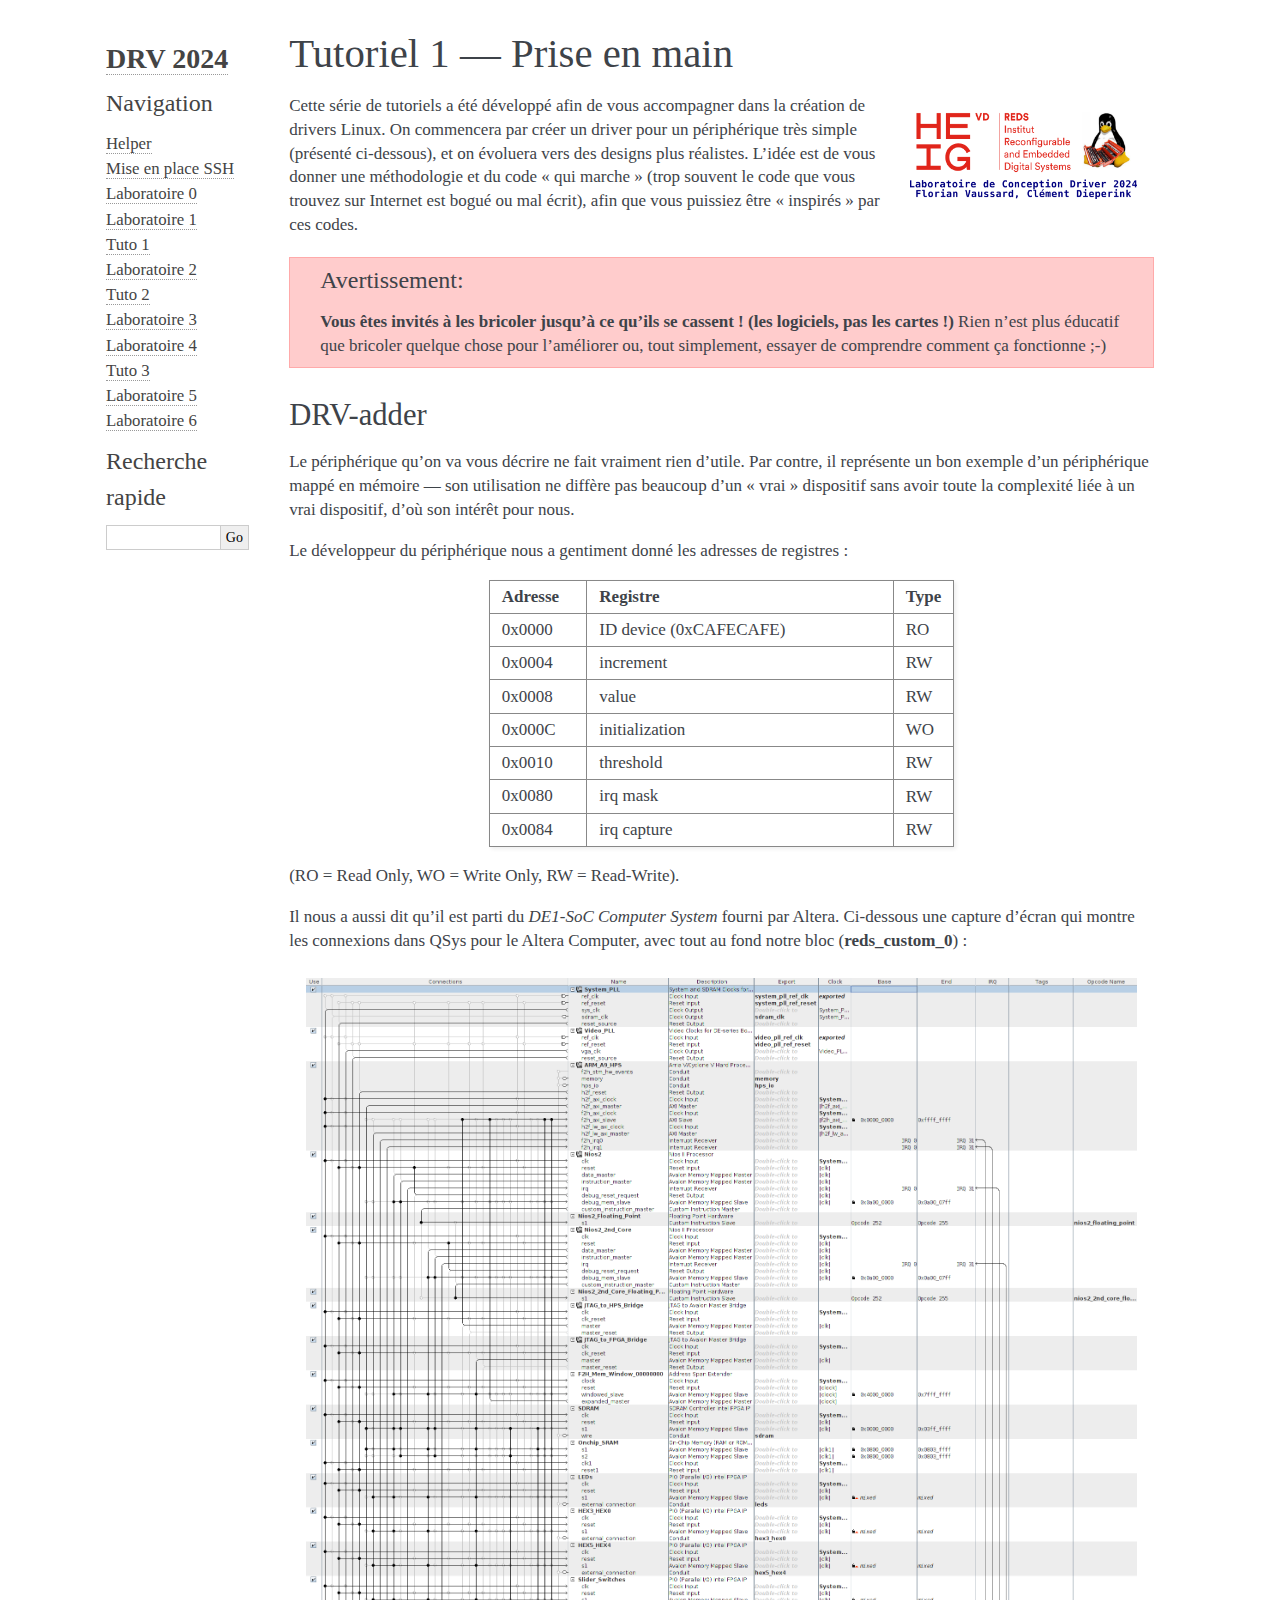
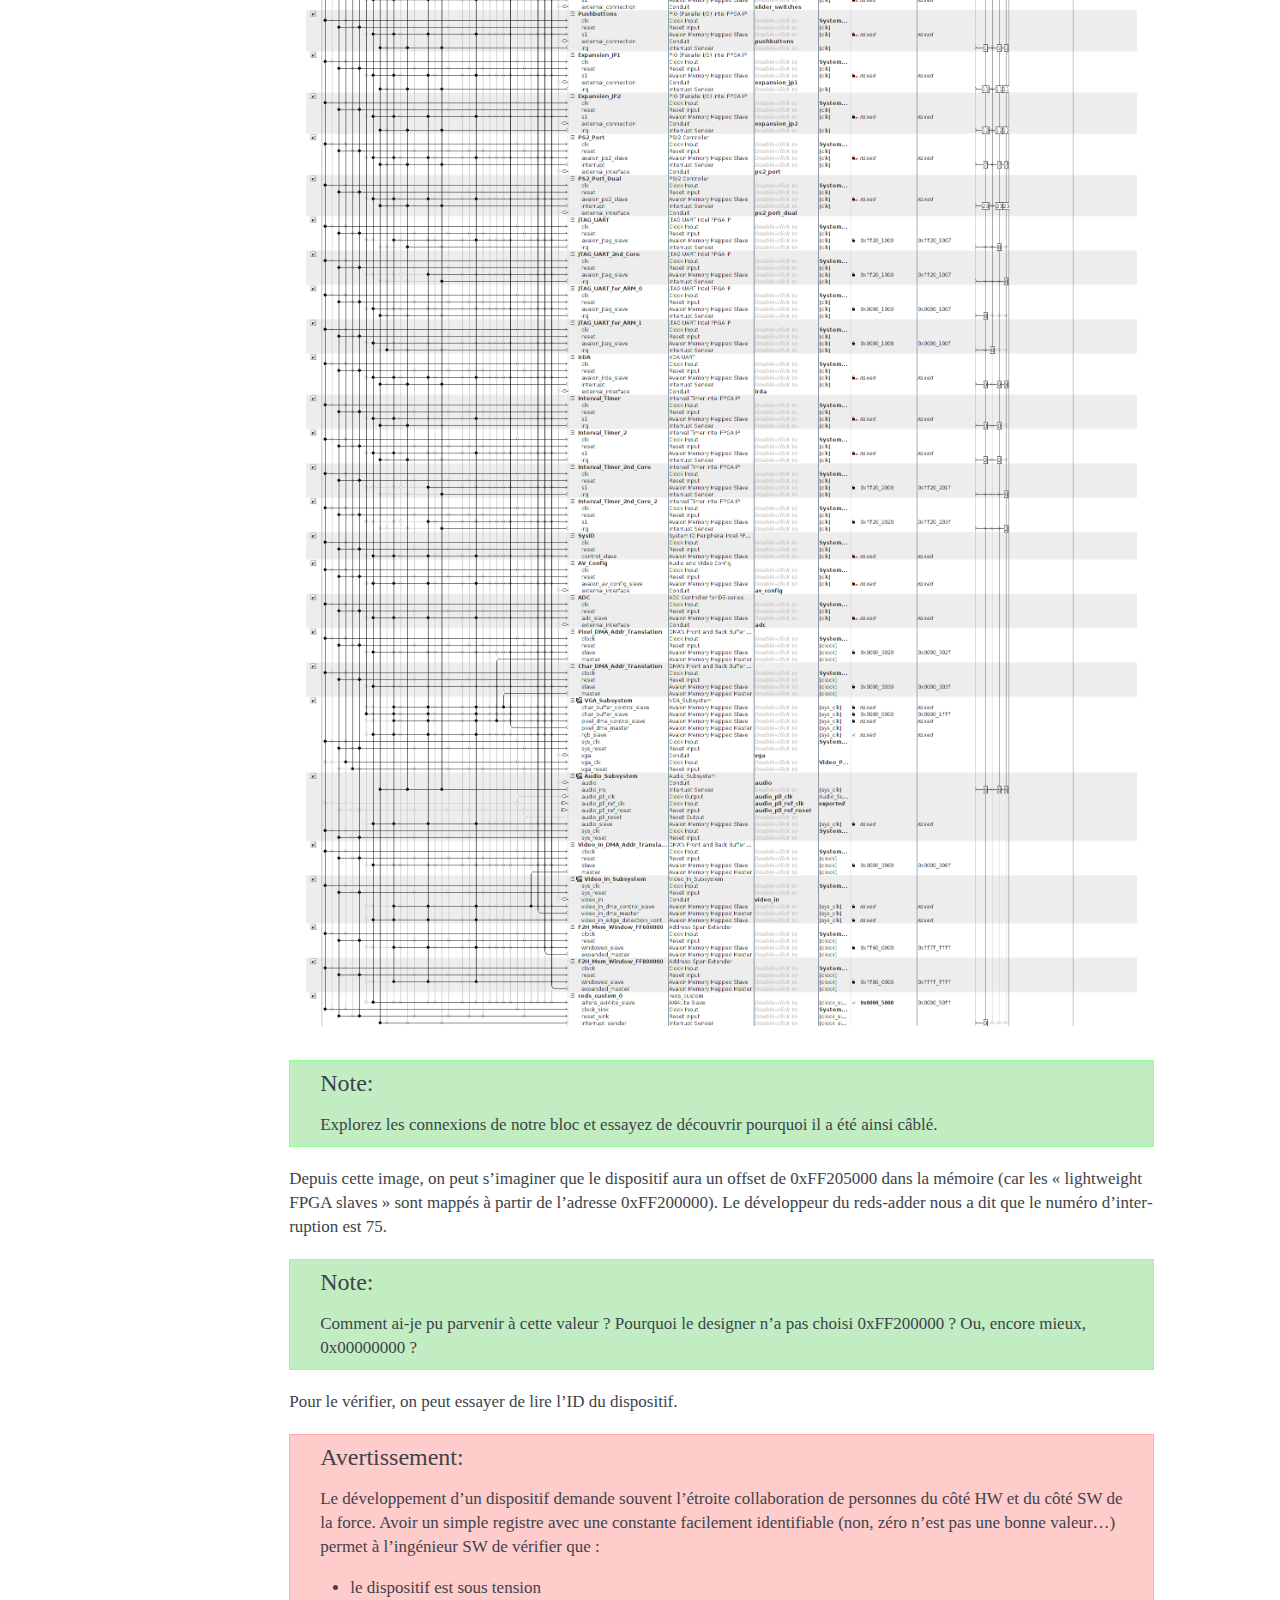
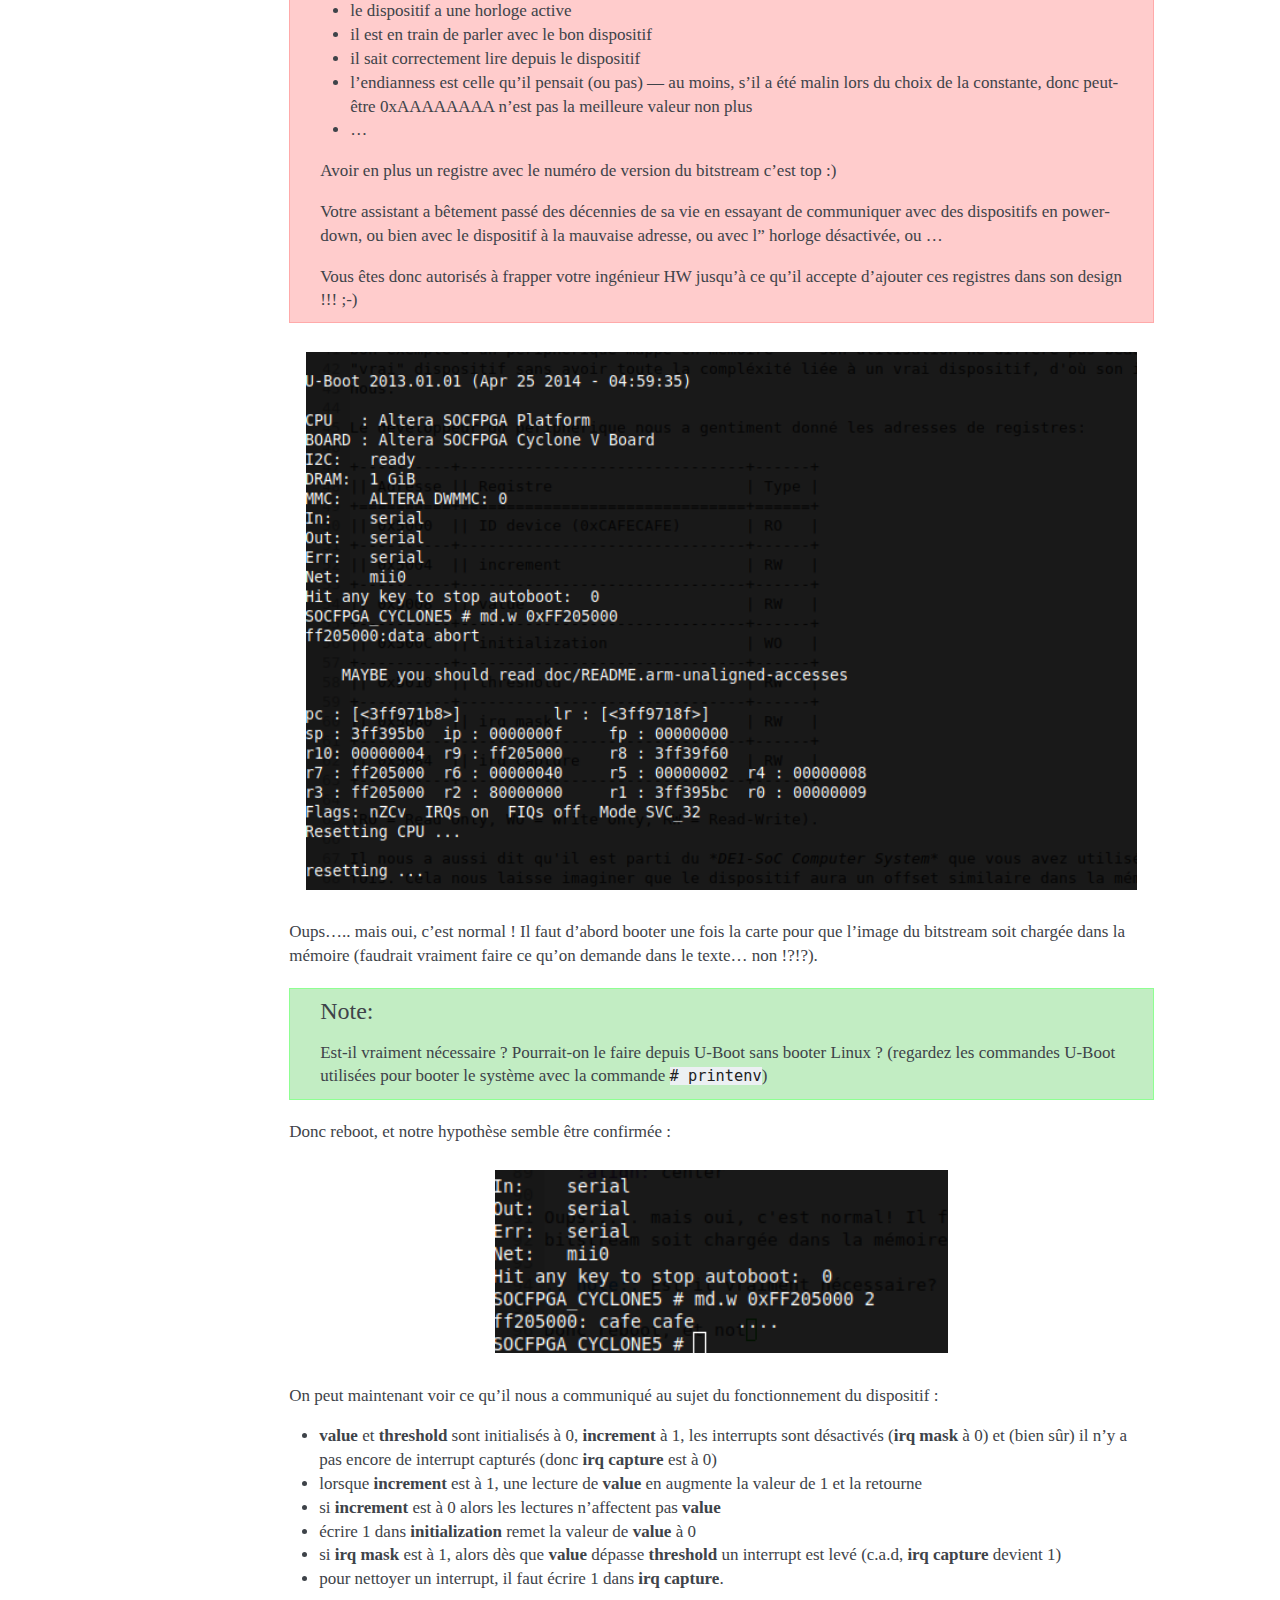
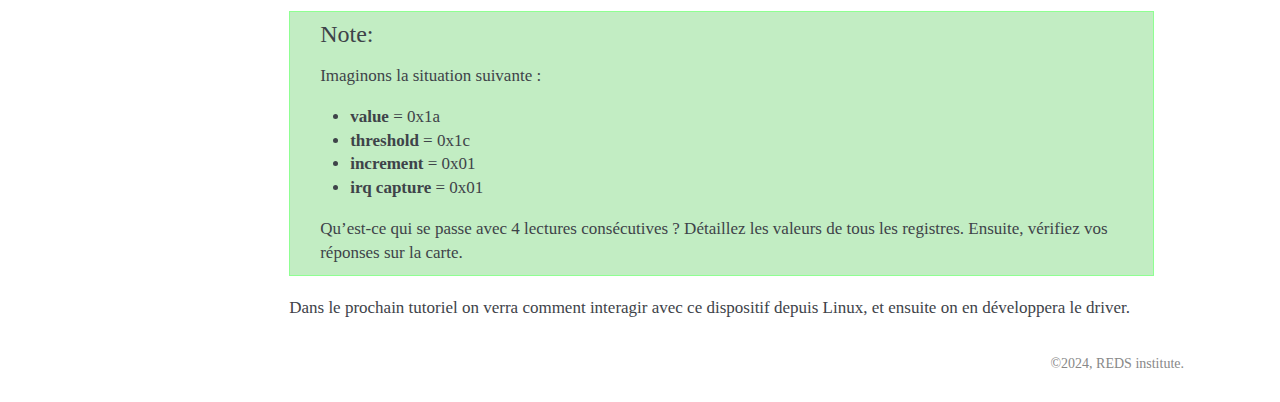
<file: docs/tuto_01/tuto_01.html>
<!DOCTYPE html>

<html lang="fr">
  <head>
    <meta charset="utf-8" />
    <meta name="viewport" content="width=device-width, initial-scale=1.0" /><meta name="generator" content="Docutils 0.17.1: http://docutils.sourceforge.net/" />

    <title>Tutoriel 1 — Prise en main &#8212; Documentation DRV 2024 </title>
    <link rel="stylesheet" type="text/css" href="../_static/pygments.css" />
    <link rel="stylesheet" type="text/css" href="../_static/alabaster.css" />
    <link rel="stylesheet" type="text/css" href="../_static/color.css" />
    <script data-url_root="../" id="documentation_options" src="../_static/documentation_options.js"></script>
    <script src="../_static/jquery.js"></script>
    <script src="../_static/underscore.js"></script>
    <script src="../_static/doctools.js"></script>
    <script src="../_static/translations.js"></script>
    <link rel="index" title="Index" href="../genindex.html" />
    <link rel="search" title="Recherche" href="../search.html" />
    <link rel="next" title="Laboratoire 2 — User-space Drivers" href="../lab_02/lab_02.html" />
    <link rel="prev" title="Laboratoire 1 — Introduction" href="../lab_01/lab_01.html" />
   
  <link rel="stylesheet" href="../_static/custom.css" type="text/css" />
  
  
  <meta name="viewport" content="width=device-width, initial-scale=0.9, maximum-scale=0.9" />

  </head><body>
  

    <div class="document">
      <div class="documentwrapper">
        <div class="bodywrapper">
          

          <div class="body" role="main">
            
  <section id="tutoriel-1-prise-en-main">
<span id="tutoriel1"></span><h1>Tutoriel 1 — Prise en main<a class="headerlink" href="#tutoriel-1-prise-en-main" title="Lien permanent vers ce titre">¶</a></h1>
<figure class="align-right">
<a class="reference internal image-reference" href="../_images/logo_drv.png"><img alt="../_images/logo_drv.png" src="../_images/logo_drv.png" style="width: 6cm;" /></a>
</figure>
<p>Cette série de tutoriels a été développé afin de vous accompagner dans la création de drivers Linux.
On commencera par créer un driver pour un périphérique très simple (présenté ci-dessous), et on
évoluera vers des designs plus réalistes.
L’idée est de vous donner une méthodologie et du code « qui marche » (trop souvent le code que vous
trouvez sur Internet est bogué ou mal écrit), afin que vous puissiez être « inspirés » par ces codes.</p>
<div class="admonition warning">
<p class="admonition-title">Avertissement</p>
<p><strong>Vous êtes invités à les bricoler jusqu’à ce qu’ils se cassent ! (les logiciels, pas les
cartes !)</strong>
Rien n’est plus éducatif que bricoler quelque chose pour l’améliorer ou, tout
simplement, essayer de comprendre comment ça fonctionne ;-)</p>
</div>
<section id="drv-adder">
<h2>DRV-adder<a class="headerlink" href="#drv-adder" title="Lien permanent vers ce titre">¶</a></h2>
<p>Le périphérique qu’on va vous décrire ne fait vraiment rien d’utile. Par contre, il représente un
bon exemple d’un périphérique mappé en mémoire — son utilisation ne diffère pas beaucoup d’un
« vrai » dispositif sans avoir toute la complexité liée à un vrai dispositif, d’où son intérêt pour
nous.</p>
<p>Le développeur du périphérique nous a gentiment donné les adresses de registres :</p>
<table class="docutils align-default">
<colgroup>
<col style="width: 21%" />
<col style="width: 66%" />
<col style="width: 13%" />
</colgroup>
<thead>
<tr class="row-odd"><th class="head"><div class="line-block">
<div class="line">Adresse</div>
</div>
</th>
<th class="head"><div class="line-block">
<div class="line">Registre</div>
</div>
</th>
<th class="head"><p>Type</p></th>
</tr>
</thead>
<tbody>
<tr class="row-even"><td><div class="line-block">
<div class="line">0x0000</div>
</div>
</td>
<td><div class="line-block">
<div class="line">ID device (0xCAFECAFE)</div>
</div>
</td>
<td><p>RO</p></td>
</tr>
<tr class="row-odd"><td><div class="line-block">
<div class="line">0x0004</div>
</div>
</td>
<td><div class="line-block">
<div class="line">increment</div>
</div>
</td>
<td><p>RW</p></td>
</tr>
<tr class="row-even"><td><div class="line-block">
<div class="line">0x0008</div>
</div>
</td>
<td><div class="line-block">
<div class="line">value</div>
</div>
</td>
<td><p>RW</p></td>
</tr>
<tr class="row-odd"><td><div class="line-block">
<div class="line">0x000C</div>
</div>
</td>
<td><div class="line-block">
<div class="line">initialization</div>
</div>
</td>
<td><p>WO</p></td>
</tr>
<tr class="row-even"><td><div class="line-block">
<div class="line">0x0010</div>
</div>
</td>
<td><div class="line-block">
<div class="line">threshold</div>
</div>
</td>
<td><p>RW</p></td>
</tr>
<tr class="row-odd"><td><div class="line-block">
<div class="line">0x0080</div>
</div>
</td>
<td><div class="line-block">
<div class="line">irq mask</div>
</div>
</td>
<td><p>RW</p></td>
</tr>
<tr class="row-even"><td><div class="line-block">
<div class="line">0x0084</div>
</div>
</td>
<td><div class="line-block">
<div class="line">irq capture</div>
</div>
</td>
<td><p>RW</p></td>
</tr>
</tbody>
</table>
<p>(RO = Read Only, WO = Write Only, RW = Read-Write).</p>
<p>Il nous a aussi dit qu’il est parti du <em>DE1-SoC Computer System</em> fourni par
Altera.
Ci-dessous une capture d’écran qui montre les connexions dans QSys pour le Altera Computer,
avec tout au fond notre bloc (<strong>reds_custom_0</strong>) :</p>
<figure class="align-center">
<a class="reference internal image-reference" href="../_images/qsys.png"><img alt="../_images/qsys.png" src="../_images/qsys.png" style="width: 22cm;" /></a>
</figure>
<div class="admonition note">
<p class="admonition-title">Note</p>
<p>Explorez les connexions de notre bloc et essayez de découvrir pourquoi il a été ainsi câblé.</p>
</div>
<p>Depuis cette image, on peut s’imaginer que le dispositif aura un offset de 0xFF205000 dans la
mémoire (car les « lightweight FPGA slaves » sont mappés à partir de l’adresse 0xFF200000).
Le développeur du reds-adder nous a dit que le numéro d’interruption est 75.</p>
<div class="admonition note">
<p class="admonition-title">Note</p>
<p>Comment ai-je pu parvenir à cette valeur ? Pourquoi le designer n’a pas choisi 0xFF200000 ?
Ou, encore mieux, 0x00000000 ?</p>
</div>
<p>Pour le vérifier, on peut essayer de lire l’ID du dispositif.</p>
<div class="admonition warning">
<p class="admonition-title">Avertissement</p>
<p>Le développement d’un dispositif demande souvent l’étroite collaboration de personnes
du côté HW et du côté SW de la force.
Avoir un simple registre avec une constante facilement identifiable (non, zéro n’est pas
une bonne valeur…) permet à l’ingénieur SW de vérifier que :</p>
<ul class="simple">
<li><p>le dispositif est sous tension</p></li>
<li><p>le dispositif a une horloge active</p></li>
<li><p>il est en train de parler avec le bon dispositif</p></li>
<li><p>il sait correctement lire depuis le dispositif</p></li>
<li><p>l’endianness est celle qu’il pensait (ou pas) — au moins, s’il a
été malin lors du choix de la constante, donc peut-être 0xAAAAAAAA
n’est pas la meilleure valeur non plus</p></li>
<li><p>…</p></li>
</ul>
<p>Avoir en plus un registre avec le numéro de version du bitstream
c’est top :)</p>
<p>Votre assistant a bêtement passé des décennies de sa vie en essayant de communiquer avec
des dispositifs en power-down, ou bien avec le dispositif à la mauvaise adresse, ou avec l”
horloge désactivée, ou …</p>
<p>Vous êtes donc autorisés à frapper votre ingénieur HW jusqu’à ce qu’il accepte d’ajouter
ces registres dans son design !!! ;-)</p>
</div>
<figure class="align-center">
<a class="reference internal image-reference" href="../_images/reset.png"><img alt="../_images/reset.png" src="../_images/reset.png" style="width: 22cm;" /></a>
</figure>
<p>Oups….. mais oui, c’est normal ! Il faut d’abord booter une fois la carte pour que l’image du
bitstream soit chargée dans la mémoire (faudrait vraiment faire ce qu’on demande dans le texte… non !?!?).</p>
<div class="admonition note">
<p class="admonition-title">Note</p>
<p>Est-il vraiment nécessaire ? Pourrait-on le faire depuis U-Boot sans
booter Linux ? (regardez les commandes U-Boot utilisées pour booter le
système avec la commande <code class="code console docutils literal notranslate"><span class="generic prompt"><span class="pre">#</span> </span><span class="pre">printenv</span></code>)</p>
</div>
<p>Donc reboot, et notre hypothèse semble être confirmée :</p>
<figure class="align-center">
<a class="reference internal image-reference" href="../_images/uboot_01.png"><img alt="../_images/uboot_01.png" src="../_images/uboot_01.png" style="width: 12cm;" /></a>
</figure>
<p>On peut maintenant voir ce qu’il nous a communiqué au sujet du fonctionnement du dispositif :</p>
<ul class="simple">
<li><p><strong>value</strong> et <strong>threshold</strong> sont initialisés à 0, <strong>increment</strong> à 1, les interrupts sont désactivés
(<strong>irq mask</strong> à 0) et (bien sûr) il n’y a pas encore de interrupt capturés (donc <strong>irq capture</strong> est
à 0)</p></li>
<li><p>lorsque <strong>increment</strong> est à 1, une lecture de <strong>value</strong> en augmente la valeur de 1 et la retourne</p></li>
<li><p>si <strong>increment</strong> est à 0 alors les lectures n’affectent pas <strong>value</strong></p></li>
<li><p>écrire 1 dans <strong>initialization</strong> remet la valeur de <strong>value</strong> à 0</p></li>
<li><p>si <strong>irq mask</strong> est à 1, alors dès que <strong>value</strong> dépasse <strong>threshold</strong> un interrupt est levé (c.a.d,
<strong>irq capture</strong> devient 1)</p></li>
<li><p>pour nettoyer un interrupt, il faut écrire 1 dans <strong>irq capture</strong>.</p></li>
</ul>
<div class="admonition note">
<p class="admonition-title">Note</p>
<p>Imaginons la situation suivante :</p>
<ul class="simple">
<li><p><strong>value</strong>       = 0x1a</p></li>
<li><p><strong>threshold</strong>   = 0x1c</p></li>
<li><p><strong>increment</strong>   = 0x01</p></li>
<li><p><strong>irq capture</strong> = 0x01</p></li>
</ul>
<p>Qu’est-ce qui se passe avec 4 lectures consécutives ? Détaillez les valeurs de tous les
registres. Ensuite, vérifiez vos réponses sur la carte.</p>
</div>
<p>Dans le prochain tutoriel on verra comment interagir avec ce dispositif depuis Linux, et ensuite on
en développera le driver.</p>
</section>
</section>


          </div>
          
        </div>
      </div>
      <div class="sphinxsidebar" role="navigation" aria-label="main navigation">
        <div class="sphinxsidebarwrapper">
<h1 class="logo"><a href="../index.html">DRV 2024</a></h1>








<h3>Navigation</h3>
<ul class="current">
<li class="toctree-l1"><a class="reference internal" href="../helper/helper.html">Helper</a></li>
<li class="toctree-l1"><a class="reference internal" href="../helper/ssh.html">Mise en place SSH</a></li>
<li class="toctree-l1"><a class="reference internal" href="../lab_00/lab_00.html">Laboratoire 0</a></li>
<li class="toctree-l1"><a class="reference internal" href="../lab_01/lab_01.html">Laboratoire 1</a></li>
<li class="toctree-l1 current"><a class="current reference internal" href="#">Tuto 1</a></li>
<li class="toctree-l1"><a class="reference internal" href="../lab_02/lab_02.html">Laboratoire 2</a></li>
<li class="toctree-l1"><a class="reference internal" href="../tuto_02/tuto_02.html">Tuto 2</a></li>
<li class="toctree-l1"><a class="reference internal" href="../lab_03/lab_03.html">Laboratoire 3</a></li>
<li class="toctree-l1"><a class="reference internal" href="../lab_04/lab_04.html">Laboratoire 4</a></li>
<li class="toctree-l1"><a class="reference internal" href="../tuto_03/tuto_03.html">Tuto 3</a></li>
<li class="toctree-l1"><a class="reference internal" href="../lab_05/lab_05.html">Laboratoire 5</a></li>
<li class="toctree-l1"><a class="reference internal" href="../lab_06/lab_06.html">Laboratoire 6</a></li>
</ul>

<div class="relations">
<h3>Related Topics</h3>
<ul>
  <li><a href="../index.html">Documentation overview</a><ul>
      <li>Previous: <a href="../lab_01/lab_01.html" title="Chapitre précédent">Laboratoire 1 — Introduction</a></li>
      <li>Next: <a href="../lab_02/lab_02.html" title="Chapitre suivant">Laboratoire 2 — User-space Drivers</a></li>
  </ul></li>
</ul>
</div>
<div id="searchbox" style="display: none" role="search">
  <h3 id="searchlabel">Recherche rapide</h3>
    <div class="searchformwrapper">
    <form class="search" action="../search.html" method="get">
      <input type="text" name="q" aria-labelledby="searchlabel" autocomplete="off" autocorrect="off" autocapitalize="off" spellcheck="false"/>
      <input type="submit" value="Go" />
    </form>
    </div>
</div>
<script>$('#searchbox').show(0);</script>








        </div>
      </div>
      <div class="clearer"></div>
    </div>
    <div class="footer">
      &copy;2024, REDS institute.
      
    </div>

    

    
  </body>
</html>
</file>
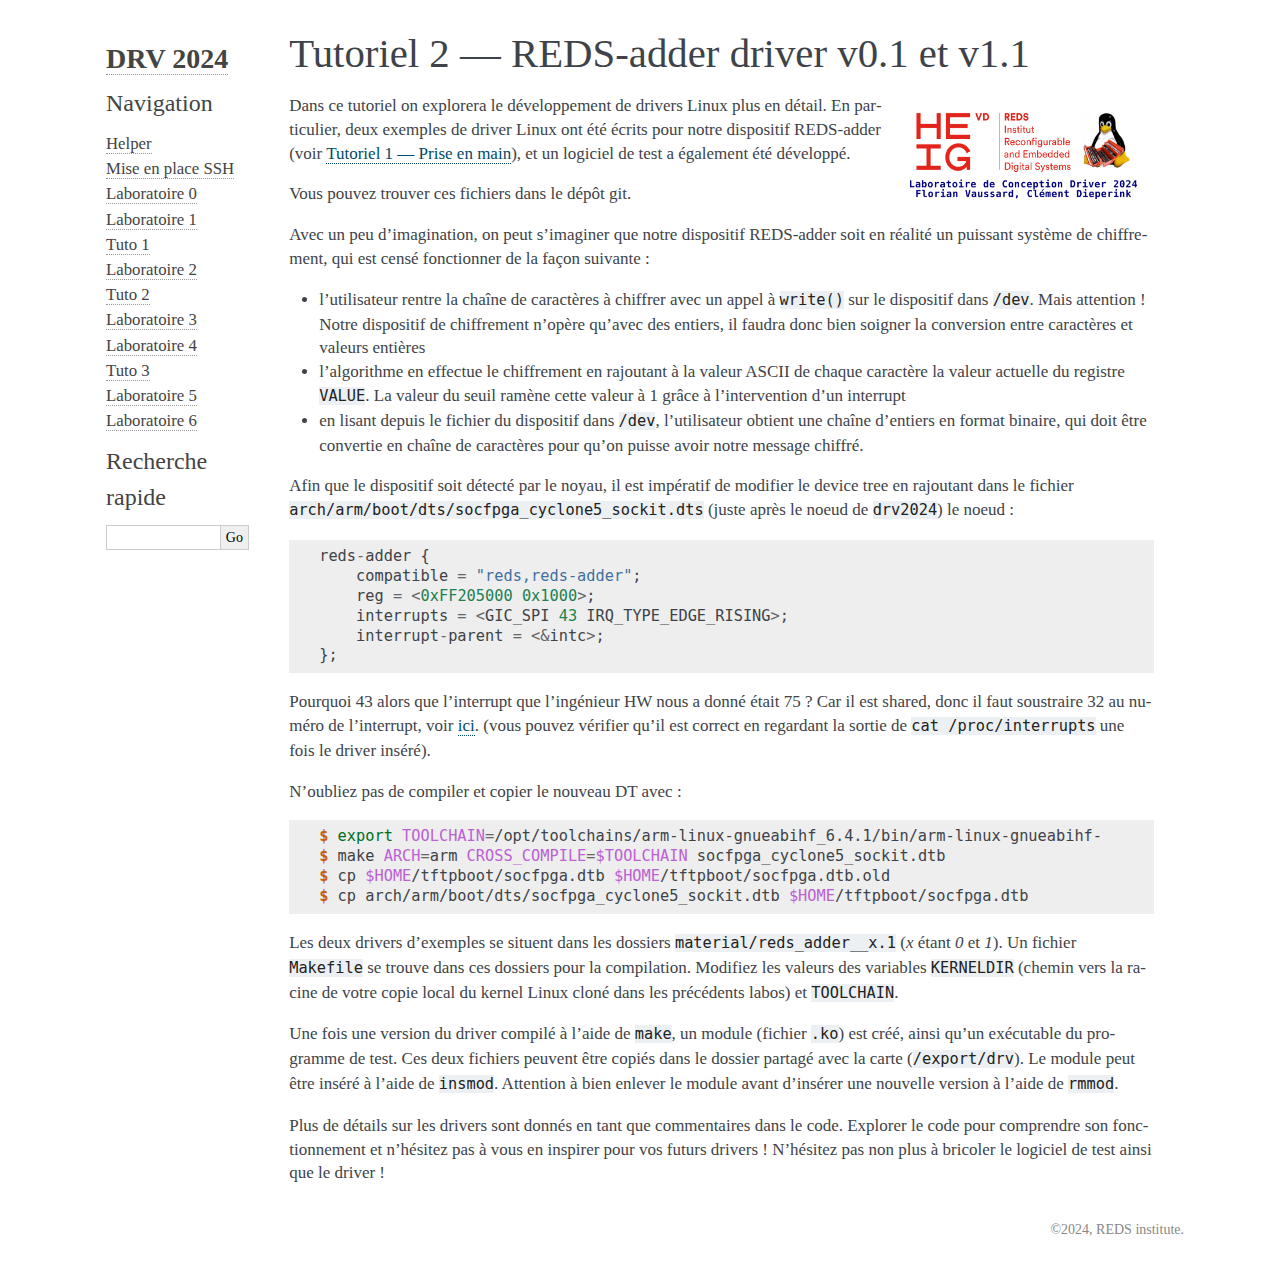
<file: docs/tuto_02/tuto_02.html>
<!DOCTYPE html>

<html lang="fr">
  <head>
    <meta charset="utf-8" />
    <meta name="viewport" content="width=device-width, initial-scale=1.0" /><meta name="generator" content="Docutils 0.17.1: http://docutils.sourceforge.net/" />

    <title>Tutoriel 2 — REDS-adder driver v0.1 et v1.1 &#8212; Documentation DRV 2024 </title>
    <link rel="stylesheet" type="text/css" href="../_static/pygments.css" />
    <link rel="stylesheet" type="text/css" href="../_static/alabaster.css" />
    <link rel="stylesheet" type="text/css" href="../_static/color.css" />
    <script data-url_root="../" id="documentation_options" src="../_static/documentation_options.js"></script>
    <script src="../_static/jquery.js"></script>
    <script src="../_static/underscore.js"></script>
    <script src="../_static/doctools.js"></script>
    <script src="../_static/translations.js"></script>
    <link rel="index" title="Index" href="../genindex.html" />
    <link rel="search" title="Recherche" href="../search.html" />
    <link rel="next" title="Laboratoire 3 — Introduction aux drivers kernel-space" href="../lab_03/lab_03.html" />
    <link rel="prev" title="Laboratoire 2 — User-space Drivers" href="../lab_02/lab_02.html" />
   
  <link rel="stylesheet" href="../_static/custom.css" type="text/css" />
  
  
  <meta name="viewport" content="width=device-width, initial-scale=0.9, maximum-scale=0.9" />

  </head><body>
  

    <div class="document">
      <div class="documentwrapper">
        <div class="bodywrapper">
          

          <div class="body" role="main">
            
  <section id="tutoriel-2-reds-adder-driver-v0-1-et-v1-1">
<span id="tutoriel2"></span><h1>Tutoriel 2 —  REDS-adder driver v0.1 et v1.1<a class="headerlink" href="#tutoriel-2-reds-adder-driver-v0-1-et-v1-1" title="Lien permanent vers ce titre">¶</a></h1>
<figure class="align-right">
<a class="reference internal image-reference" href="../_images/logo_drv.png"><img alt="../_images/logo_drv.png" src="../_images/logo_drv.png" style="width: 6cm;" /></a>
</figure>
<p>Dans ce tutoriel on explorera le développement de drivers Linux plus en détail.
En particulier, deux exemples de driver Linux ont été écrits pour notre dispositif
REDS-adder (voir <a class="reference internal" href="../tuto_01/tuto_01.html#tutoriel1"><span class="std std-ref">Tutoriel 1 — Prise en main</span></a>), et un logiciel de test a également été développé.</p>
<p>Vous pouvez trouver ces fichiers dans le dépôt git.</p>
<p>Avec un peu d’imagination, on peut s’imaginer que notre dispositif REDS-adder soit
en réalité un puissant système de chiffrement, qui est censé fonctionner de la
façon suivante :</p>
<ul class="simple">
<li><p>l’utilisateur rentre la chaîne de caractères à chiffrer avec un appel à <code class="code c docutils literal notranslate"><span class="name"><span class="pre">write</span></span><span class="punctuation"><span class="pre">()</span></span></code> sur le dispositif dans <code class="file docutils literal notranslate"><span class="pre">/dev</span></code>. Mais attention ! Notre dispositif de chiffrement n’opère qu’avec des entiers, il faudra donc bien soigner la conversion entre caractères et valeurs entières</p></li>
<li><p>l’algorithme en effectue le chiffrement en rajoutant à la valeur ASCII de chaque caractère la valeur actuelle du registre <code class="code c docutils literal notranslate"><span class="name"><span class="pre">VALUE</span></span></code>. La valeur du seuil ramène cette valeur à 1 grâce à l’intervention d’un interrupt</p></li>
<li><p>en lisant depuis le fichier du dispositif dans <code class="file docutils literal notranslate"><span class="pre">/dev</span></code>, l’utilisateur obtient une chaîne d’entiers en format binaire, qui doit être convertie en chaîne de caractères pour qu’on puisse avoir notre message chiffré.</p></li>
</ul>
<p>Afin que le dispositif soit détecté par le noyau, il est impératif de modifier le
device tree en rajoutant dans le fichier <code class="file docutils literal notranslate"><span class="pre">arch/arm/boot/dts/socfpga_cyclone5_sockit.dts</span></code>
(juste après le noeud de <code class="code c docutils literal notranslate"><span class="name"><span class="pre">drv2024</span></span></code>) le noeud :</p>
<div class="highlight-c notranslate"><div class="highlight"><pre><span></span><span class="n">reds</span><span class="o">-</span><span class="n">adder</span><span class="w"> </span><span class="p">{</span><span class="w"></span>
<span class="w">    </span><span class="n">compatible</span><span class="w"> </span><span class="o">=</span><span class="w"> </span><span class="s">&quot;reds,reds-adder&quot;</span><span class="p">;</span><span class="w"></span>
<span class="w">    </span><span class="n">reg</span><span class="w"> </span><span class="o">=</span><span class="w"> </span><span class="o">&lt;</span><span class="mh">0xFF205000</span><span class="w"> </span><span class="mh">0x1000</span><span class="o">&gt;</span><span class="p">;</span><span class="w"></span>
<span class="w">    </span><span class="n">interrupts</span><span class="w"> </span><span class="o">=</span><span class="w"> </span><span class="o">&lt;</span><span class="n">GIC_SPI</span><span class="w"> </span><span class="mi">43</span><span class="w"> </span><span class="n">IRQ_TYPE_EDGE_RISING</span><span class="o">&gt;</span><span class="p">;</span><span class="w"></span>
<span class="w">    </span><span class="n">interrupt</span><span class="o">-</span><span class="n">parent</span><span class="w"> </span><span class="o">=</span><span class="w"> </span><span class="o">&lt;&amp;</span><span class="n">intc</span><span class="o">&gt;</span><span class="p">;</span><span class="w"></span>
<span class="p">};</span><span class="w"></span>
</pre></div>
</div>
<p>Pourquoi 43 alors que l’interrupt que l’ingénieur HW nous a donné était 75 ?
Car il est shared, donc il faut soustraire 32 au numéro de l’interrupt, voir
<a class="reference external" href="http://billauer.co.il/blog/2012/08/irq-zynq-dts-cortex-a9/">ici</a>.
(vous pouvez vérifier qu’il est correct en regardant la sortie de <code class="code bash docutils literal notranslate"><span class="pre">cat</span> <span class="pre">/proc/interrupts</span></code> une fois
le driver inséré).</p>
<p>N’oubliez pas de compiler et copier le nouveau DT avec :</p>
<div class="highlight-console notranslate"><div class="highlight"><pre><span></span><span class="gp">$ </span><span class="nb">export</span> <span class="nv">TOOLCHAIN</span><span class="o">=</span>/opt/toolchains/arm-linux-gnueabihf_6.4.1/bin/arm-linux-gnueabihf-
<span class="gp">$ </span>make <span class="nv">ARCH</span><span class="o">=</span>arm <span class="nv">CROSS_COMPILE</span><span class="o">=</span><span class="nv">$TOOLCHAIN</span> socfpga_cyclone5_sockit.dtb
<span class="gp">$ </span>cp <span class="nv">$HOME</span>/tftpboot/socfpga.dtb <span class="nv">$HOME</span>/tftpboot/socfpga.dtb.old
<span class="gp">$ </span>cp arch/arm/boot/dts/socfpga_cyclone5_sockit.dtb <span class="nv">$HOME</span>/tftpboot/socfpga.dtb
</pre></div>
</div>
<p>Les deux drivers d’exemples se situent dans les dossiers <code class="file docutils literal notranslate"><span class="pre">material/reds_adder__x.1</span></code> (<cite>x</cite> étant <cite>0</cite> et <cite>1</cite>).
Un fichier <code class="code bash docutils literal notranslate"><span class="pre">Makefile</span></code> se trouve dans ces dossiers pour la compilation. Modifiez les valeurs des variables <code class="code bash docutils literal notranslate"><span class="pre">KERNELDIR</span></code> (chemin vers la racine de votre copie local du kernel Linux cloné dans les précédents labos) et <code class="code bash docutils literal notranslate"><span class="pre">TOOLCHAIN</span></code>.</p>
<p>Une fois une version du driver compilé à l’aide de <code class="code bash docutils literal notranslate"><span class="pre">make</span></code>, un module (fichier <code class="file docutils literal notranslate"><span class="pre">.ko</span></code>) est créé, ainsi qu’un exécutable du programme de test.
Ces deux fichiers peuvent être copiés dans le dossier partagé avec la carte (<code class="file docutils literal notranslate"><span class="pre">/export/drv</span></code>).
Le module peut être inséré à l’aide de <code class="code bash docutils literal notranslate"><span class="pre">insmod</span></code>. Attention à bien enlever le module avant d’insérer une nouvelle version à l’aide de <code class="code bash docutils literal notranslate"><span class="pre">rmmod</span></code>.</p>
<p>Plus de détails sur les drivers sont donnés en tant que commentaires dans le code.
Explorer le code pour comprendre son fonctionnement et n’hésitez pas à vous en inspirer pour vos futurs drivers !
N’hésitez pas non plus à bricoler le logiciel de test ainsi que le driver !</p>
</section>


          </div>
          
        </div>
      </div>
      <div class="sphinxsidebar" role="navigation" aria-label="main navigation">
        <div class="sphinxsidebarwrapper">
<h1 class="logo"><a href="../index.html">DRV 2024</a></h1>








<h3>Navigation</h3>
<ul class="current">
<li class="toctree-l1"><a class="reference internal" href="../helper/helper.html">Helper</a></li>
<li class="toctree-l1"><a class="reference internal" href="../helper/ssh.html">Mise en place SSH</a></li>
<li class="toctree-l1"><a class="reference internal" href="../lab_00/lab_00.html">Laboratoire 0</a></li>
<li class="toctree-l1"><a class="reference internal" href="../lab_01/lab_01.html">Laboratoire 1</a></li>
<li class="toctree-l1"><a class="reference internal" href="../tuto_01/tuto_01.html">Tuto 1</a></li>
<li class="toctree-l1"><a class="reference internal" href="../lab_02/lab_02.html">Laboratoire 2</a></li>
<li class="toctree-l1 current"><a class="current reference internal" href="#">Tuto 2</a></li>
<li class="toctree-l1"><a class="reference internal" href="../lab_03/lab_03.html">Laboratoire 3</a></li>
<li class="toctree-l1"><a class="reference internal" href="../lab_04/lab_04.html">Laboratoire 4</a></li>
<li class="toctree-l1"><a class="reference internal" href="../tuto_03/tuto_03.html">Tuto 3</a></li>
<li class="toctree-l1"><a class="reference internal" href="../lab_05/lab_05.html">Laboratoire 5</a></li>
<li class="toctree-l1"><a class="reference internal" href="../lab_06/lab_06.html">Laboratoire 6</a></li>
</ul>

<div class="relations">
<h3>Related Topics</h3>
<ul>
  <li><a href="../index.html">Documentation overview</a><ul>
      <li>Previous: <a href="../lab_02/lab_02.html" title="Chapitre précédent">Laboratoire 2 — User-space Drivers</a></li>
      <li>Next: <a href="../lab_03/lab_03.html" title="Chapitre suivant">Laboratoire 3 — Introduction aux drivers kernel-space</a></li>
  </ul></li>
</ul>
</div>
<div id="searchbox" style="display: none" role="search">
  <h3 id="searchlabel">Recherche rapide</h3>
    <div class="searchformwrapper">
    <form class="search" action="../search.html" method="get">
      <input type="text" name="q" aria-labelledby="searchlabel" autocomplete="off" autocorrect="off" autocapitalize="off" spellcheck="false"/>
      <input type="submit" value="Go" />
    </form>
    </div>
</div>
<script>$('#searchbox').show(0);</script>








        </div>
      </div>
      <div class="clearer"></div>
    </div>
    <div class="footer">
      &copy;2024, REDS institute.
      
    </div>

    

    
  </body>
</html>
</file>
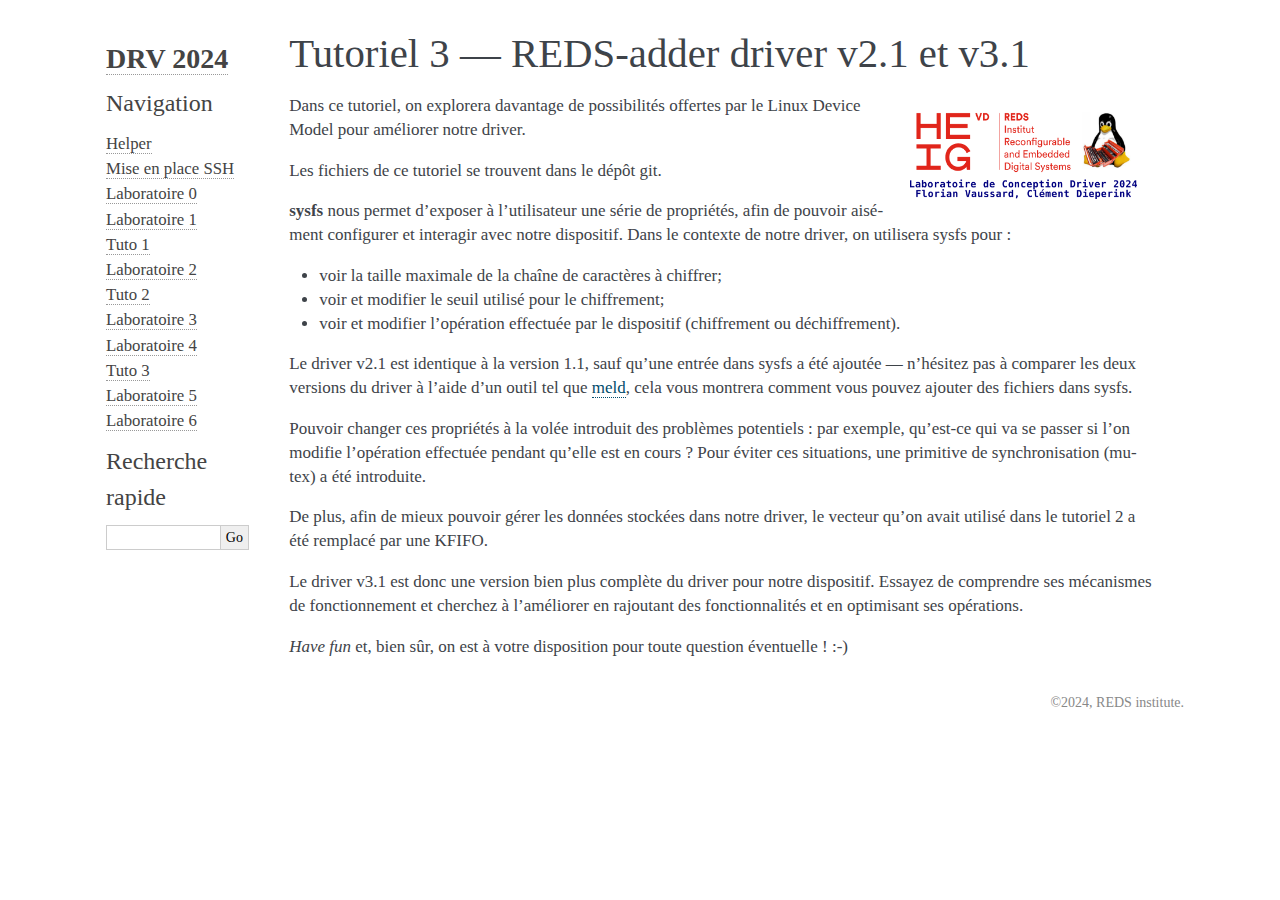
<file: docs/tuto_03/tuto_03.html>
<!DOCTYPE html>

<html lang="fr">
  <head>
    <meta charset="utf-8" />
    <meta name="viewport" content="width=device-width, initial-scale=1.0" /><meta name="generator" content="Docutils 0.17.1: http://docutils.sourceforge.net/" />

    <title>Tutoriel 3 — REDS-adder driver v2.1 et v3.1 &#8212; Documentation DRV 2024 </title>
    <link rel="stylesheet" type="text/css" href="../_static/pygments.css" />
    <link rel="stylesheet" type="text/css" href="../_static/alabaster.css" />
    <link rel="stylesheet" type="text/css" href="../_static/color.css" />
    <script data-url_root="../" id="documentation_options" src="../_static/documentation_options.js"></script>
    <script src="../_static/jquery.js"></script>
    <script src="../_static/underscore.js"></script>
    <script src="../_static/doctools.js"></script>
    <script src="../_static/translations.js"></script>
    <link rel="index" title="Index" href="../genindex.html" />
    <link rel="search" title="Recherche" href="../search.html" />
    <link rel="next" title="Laboratoire 5 — Développement de drivers kernel-space II" href="../lab_05/lab_05.html" />
    <link rel="prev" title="Laboratoire 4 — Développement de drivers kernel-space I" href="../lab_04/lab_04.html" />
   
  <link rel="stylesheet" href="../_static/custom.css" type="text/css" />
  
  
  <meta name="viewport" content="width=device-width, initial-scale=0.9, maximum-scale=0.9" />

  </head><body>
  

    <div class="document">
      <div class="documentwrapper">
        <div class="bodywrapper">
          

          <div class="body" role="main">
            
  <section id="tutoriel-3-reds-adder-driver-v2-1-et-v3-1">
<span id="tutoriel3"></span><h1>Tutoriel 3 —  REDS-adder driver v2.1 et v3.1<a class="headerlink" href="#tutoriel-3-reds-adder-driver-v2-1-et-v3-1" title="Lien permanent vers ce titre">¶</a></h1>
<figure class="align-right">
<a class="reference internal image-reference" href="../_images/logo_drv.png"><img alt="../_images/logo_drv.png" src="../_images/logo_drv.png" style="width: 6cm;" /></a>
</figure>
<p>Dans ce tutoriel, on explorera davantage de possibilités offertes par le Linux
Device Model pour améliorer notre driver.</p>
<p>Les fichiers de ce tutoriel se trouvent dans le dépôt git.</p>
<p><strong>sysfs</strong> nous permet d’exposer à l’utilisateur une série de propriétés, afin
de pouvoir aisément configurer et interagir avec notre dispositif.
Dans le contexte de notre driver, on utilisera sysfs pour :</p>
<ul class="simple">
<li><p>voir la taille maximale de la chaîne de caractères à chiffrer;</p></li>
<li><p>voir et modifier le seuil utilisé pour le chiffrement;</p></li>
<li><p>voir et modifier l’opération effectuée par le dispositif (chiffrement ou
déchiffrement).</p></li>
</ul>
<p>Le driver v2.1 est identique à la version 1.1, sauf qu’une entrée dans sysfs a
été ajoutée — n’hésitez pas à comparer les deux versions du driver à l’aide
d’un outil tel que <a class="reference external" href="https://meldmerge.org/">meld</a>, cela vous montrera comment
vous pouvez ajouter des fichiers dans sysfs.</p>
<p>Pouvoir changer ces propriétés à la volée introduit des problèmes potentiels : par
exemple, qu’est-ce qui va se passer si l’on modifie l’opération effectuée pendant
qu’elle est en cours ?
Pour éviter ces situations, une primitive de synchronisation (mutex) a été
introduite.</p>
<p>De plus, afin de mieux pouvoir gérer les données stockées dans notre driver, le
vecteur qu’on avait utilisé dans le tutoriel 2 a été remplacé par une KFIFO.</p>
<p>Le driver v3.1 est donc une version bien plus complète du driver pour notre
dispositif.
Essayez de comprendre ses mécanismes de fonctionnement et cherchez à
l’améliorer en rajoutant des fonctionnalités et en optimisant ses opérations.</p>
<p><em>Have fun</em> et, bien sûr, on est à votre disposition pour toute question éventuelle ! :-)</p>
</section>


          </div>
          
        </div>
      </div>
      <div class="sphinxsidebar" role="navigation" aria-label="main navigation">
        <div class="sphinxsidebarwrapper">
<h1 class="logo"><a href="../index.html">DRV 2024</a></h1>








<h3>Navigation</h3>
<ul class="current">
<li class="toctree-l1"><a class="reference internal" href="../helper/helper.html">Helper</a></li>
<li class="toctree-l1"><a class="reference internal" href="../helper/ssh.html">Mise en place SSH</a></li>
<li class="toctree-l1"><a class="reference internal" href="../lab_00/lab_00.html">Laboratoire 0</a></li>
<li class="toctree-l1"><a class="reference internal" href="../lab_01/lab_01.html">Laboratoire 1</a></li>
<li class="toctree-l1"><a class="reference internal" href="../tuto_01/tuto_01.html">Tuto 1</a></li>
<li class="toctree-l1"><a class="reference internal" href="../lab_02/lab_02.html">Laboratoire 2</a></li>
<li class="toctree-l1"><a class="reference internal" href="../tuto_02/tuto_02.html">Tuto 2</a></li>
<li class="toctree-l1"><a class="reference internal" href="../lab_03/lab_03.html">Laboratoire 3</a></li>
<li class="toctree-l1"><a class="reference internal" href="../lab_04/lab_04.html">Laboratoire 4</a></li>
<li class="toctree-l1 current"><a class="current reference internal" href="#">Tuto 3</a></li>
<li class="toctree-l1"><a class="reference internal" href="../lab_05/lab_05.html">Laboratoire 5</a></li>
<li class="toctree-l1"><a class="reference internal" href="../lab_06/lab_06.html">Laboratoire 6</a></li>
</ul>

<div class="relations">
<h3>Related Topics</h3>
<ul>
  <li><a href="../index.html">Documentation overview</a><ul>
      <li>Previous: <a href="../lab_04/lab_04.html" title="Chapitre précédent">Laboratoire 4 — Développement de drivers kernel-space I</a></li>
      <li>Next: <a href="../lab_05/lab_05.html" title="Chapitre suivant">Laboratoire 5 — Développement de drivers kernel-space II</a></li>
  </ul></li>
</ul>
</div>
<div id="searchbox" style="display: none" role="search">
  <h3 id="searchlabel">Recherche rapide</h3>
    <div class="searchformwrapper">
    <form class="search" action="../search.html" method="get">
      <input type="text" name="q" aria-labelledby="searchlabel" autocomplete="off" autocorrect="off" autocapitalize="off" spellcheck="false"/>
      <input type="submit" value="Go" />
    </form>
    </div>
</div>
<script>$('#searchbox').show(0);</script>








        </div>
      </div>
      <div class="clearer"></div>
    </div>
    <div class="footer">
      &copy;2024, REDS institute.
      
    </div>

    

    
  </body>
</html>
</file>
<file: docs/_static/pygments.css>
pre { line-height: 125%; }
td.linenos .normal { color: inherit; background-color: transparent; padding-left: 5px; padding-right: 5px; }
span.linenos { color: inherit; background-color: transparent; padding-left: 5px; padding-right: 5px; }
td.linenos .special { color: #000000; background-color: #ffffc0; padding-left: 5px; padding-right: 5px; }
span.linenos.special { color: #000000; background-color: #ffffc0; padding-left: 5px; padding-right: 5px; }
.highlight .hll { background-color: #ffffcc }
.highlight { background: #eeffcc; }
.highlight .c { color: #408090; font-style: italic } /* Comment */
.highlight .err { border: 1px solid #FF0000 } /* Error */
.highlight .k { color: #007020; font-weight: bold } /* Keyword */
.highlight .o { color: #666666 } /* Operator */
.highlight .ch { color: #408090; font-style: italic } /* Comment.Hashbang */
.highlight .cm { color: #408090; font-style: italic } /* Comment.Multiline */
.highlight .cp { color: #007020 } /* Comment.Preproc */
.highlight .cpf { color: #408090; font-style: italic } /* Comment.PreprocFile */
.highlight .c1 { color: #408090; font-style: italic } /* Comment.Single */
.highlight .cs { color: #408090; background-color: #fff0f0 } /* Comment.Special */
.highlight .gd { color: #A00000 } /* Generic.Deleted */
.highlight .ge { font-style: italic } /* Generic.Emph */
.highlight .gr { color: #FF0000 } /* Generic.Error */
.highlight .gh { color: #000080; font-weight: bold } /* Generic.Heading */
.highlight .gi { color: #00A000 } /* Generic.Inserted */
.highlight .go { color: #333333 } /* Generic.Output */
.highlight .gp { color: #c65d09; font-weight: bold } /* Generic.Prompt */
.highlight .gs { font-weight: bold } /* Generic.Strong */
.highlight .gu { color: #800080; font-weight: bold } /* Generic.Subheading */
.highlight .gt { color: #0044DD } /* Generic.Traceback */
.highlight .kc { color: #007020; font-weight: bold } /* Keyword.Constant */
.highlight .kd { color: #007020; font-weight: bold } /* Keyword.Declaration */
.highlight .kn { color: #007020; font-weight: bold } /* Keyword.Namespace */
.highlight .kp { color: #007020 } /* Keyword.Pseudo */
.highlight .kr { color: #007020; font-weight: bold } /* Keyword.Reserved */
.highlight .kt { color: #902000 } /* Keyword.Type */
.highlight .m { color: #208050 } /* Literal.Number */
.highlight .s { color: #4070a0 } /* Literal.String */
.highlight .na { color: #4070a0 } /* Name.Attribute */
.highlight .nb { color: #007020 } /* Name.Builtin */
.highlight .nc { color: #0e84b5; font-weight: bold } /* Name.Class */
.highlight .no { color: #60add5 } /* Name.Constant */
.highlight .nd { color: #555555; font-weight: bold } /* Name.Decorator */
.highlight .ni { color: #d55537; font-weight: bold } /* Name.Entity */
.highlight .ne { color: #007020 } /* Name.Exception */
.highlight .nf { color: #06287e } /* Name.Function */
.highlight .nl { color: #002070; font-weight: bold } /* Name.Label */
.highlight .nn { color: #0e84b5; font-weight: bold } /* Name.Namespace */
.highlight .nt { color: #062873; font-weight: bold } /* Name.Tag */
.highlight .nv { color: #bb60d5 } /* Name.Variable */
.highlight .ow { color: #007020; font-weight: bold } /* Operator.Word */
.highlight .w { color: #bbbbbb } /* Text.Whitespace */
.highlight .mb { color: #208050 } /* Literal.Number.Bin */
.highlight .mf { color: #208050 } /* Literal.Number.Float */
.highlight .mh { color: #208050 } /* Literal.Number.Hex */
.highlight .mi { color: #208050 } /* Literal.Number.Integer */
.highlight .mo { color: #208050 } /* Literal.Number.Oct */
.highlight .sa { color: #4070a0 } /* Literal.String.Affix */
.highlight .sb { color: #4070a0 } /* Literal.String.Backtick */
.highlight .sc { color: #4070a0 } /* Literal.String.Char */
.highlight .dl { color: #4070a0 } /* Literal.String.Delimiter */
.highlight .sd { color: #4070a0; font-style: italic } /* Literal.String.Doc */
.highlight .s2 { color: #4070a0 } /* Literal.String.Double */
.highlight .se { color: #4070a0; font-weight: bold } /* Literal.String.Escape */
.highlight .sh { color: #4070a0 } /* Literal.String.Heredoc */
.highlight .si { color: #70a0d0; font-style: italic } /* Literal.String.Interpol */
.highlight .sx { color: #c65d09 } /* Literal.String.Other */
.highlight .sr { color: #235388 } /* Literal.String.Regex */
.highlight .s1 { color: #4070a0 } /* Literal.String.Single */
.highlight .ss { color: #517918 } /* Literal.String.Symbol */
.highlight .bp { color: #007020 } /* Name.Builtin.Pseudo */
.highlight .fm { color: #06287e } /* Name.Function.Magic */
.highlight .vc { color: #bb60d5 } /* Name.Variable.Class */
.highlight .vg { color: #bb60d5 } /* Name.Variable.Global */
.highlight .vi { color: #bb60d5 } /* Name.Variable.Instance */
.highlight .vm { color: #bb60d5 } /* Name.Variable.Magic */
.highlight .il { color: #208050 } /* Literal.Number.Integer.Long */
</file>
<file: docs/_static/alabaster.css>
@import url("basic.css");

/* -- page layout ----------------------------------------------------------- */

body {
    font-family: Georgia, serif;
    font-size: 17px;
    background-color: #fff;
    color: #000;
    margin: 0;
    padding: 0;
}


div.document {
    width: 85% !important;
    margin: 30px auto 0 auto;
}

div.documentwrapper {
    float: left;
    width: 100%;
}

div.bodywrapper {
    margin: 0 0 0 15% !important;
}

div.sphinxsidebar {
    width: 15% !important;
    font-size: 14px;
    line-height: 1.5;
}

hr {
    border: 1px solid #B1B4B6;
}

div.body {
    background-color: #fff;
    color: #3E4349;
    padding: 0 30px 0 30px;
}

div.body > .section {
    text-align: left;
}

div.footer {
    width: 85% !important;
    margin: 20px auto 30px auto;
    font-size: 14px;
    color: #888;
    text-align: right;
}

div.footer a {
    color: #888;
}

p.caption {
    font-family: inherit;
    font-size: inherit;
}


div.relations {
    display: none;
}


div.sphinxsidebar a {
    color: #444;
    text-decoration: none;
    border-bottom: 1px dotted #999;
}

div.sphinxsidebar a:hover {
    border-bottom: 1px solid #999;
}

div.sphinxsidebarwrapper {
    padding: 18px 10px;
}

div.sphinxsidebarwrapper p.logo {
    padding: 0;
    margin: -10px 0 0 0px;
    text-align: center;
}

div.sphinxsidebarwrapper h1.logo {
    margin-top: -10px;
    text-align: center;
    margin-bottom: 5px;
    text-align: left;
}

div.sphinxsidebarwrapper h1.logo-name {
    margin-top: 0px;
}

div.sphinxsidebarwrapper p.blurb {
    margin-top: 0;
    font-style: normal;
}

div.sphinxsidebar h3,
div.sphinxsidebar h4 {
    font-family: Georgia, serif;
    color: #444;
    font-size: 24px;
    font-weight: normal;
    margin: 0 0 5px 0;
    padding: 0;
}

div.sphinxsidebar h4 {
    font-size: 20px;
}

div.sphinxsidebar h3 a {
    color: #444;
}

div.sphinxsidebar p.logo a,
div.sphinxsidebar h3 a,
div.sphinxsidebar p.logo a:hover,
div.sphinxsidebar h3 a:hover {
    border: none;
}

div.sphinxsidebar p {
    color: #555;
    margin: 10px 0;
}

div.sphinxsidebar ul {
    margin: 10px 0;
    padding: 0;
    color: #000;
}

div.sphinxsidebar ul li.toctree-l1 > a {
    font-size: 120%;
}

div.sphinxsidebar ul li.toctree-l2 > a {
    font-size: 110%;
}

div.sphinxsidebar input {
    border: 1px solid #CCC;
    font-family: Georgia, serif;
    font-size: 1em;
}

div.sphinxsidebar hr {
    border: none;
    height: 1px;
    color: #AAA;
    background: #AAA;

    text-align: left;
    margin-left: 0;
    width: 50%;
}

div.sphinxsidebar .badge {
    border-bottom: none;
}

div.sphinxsidebar .badge:hover {
    border-bottom: none;
}

/* To address an issue with donation coming after search */
div.sphinxsidebar h3.donation {
    margin-top: 10px;
}

/* -- body styles ----------------------------------------------------------- */

a {
    color: #004B6B;
    text-decoration: underline;
}

a:hover {
    color: #6D4100;
    text-decoration: underline;
}

div.body h1,
div.body h2,
div.body h3,
div.body h4,
div.body h5,
div.body h6 {
    font-family: Georgia, serif;
    font-weight: normal;
    margin: 30px 0px 10px 0px;
    padding: 0;
}

div.body h1 { margin-top: 0; padding-top: 0; font-size: 240%; }
div.body h2 { font-size: 180%; }
div.body h3 { font-size: 150%; }
div.body h4 { font-size: 130%; }
div.body h5 { font-size: 100%; }
div.body h6 { font-size: 100%; }

a.headerlink {
    color: #DDD;
    padding: 0 4px;
    text-decoration: none;
}

a.headerlink:hover {
    color: #444;
    background: #EAEAEA;
}

div.body p, div.body dd, div.body li {
    line-height: 1.4em;
}

div.admonition {
    margin: 20px 0px;
    padding: 10px 30px;
    background-color: #c2e3ed;
    border: 1px solid #8fd6ff;
}

div.admonition tt.xref, div.admonition code.xref, div.admonition a tt {
    background-color: #FBFBFB;
    border-bottom: 1px solid #fafafa;
}

div.admonition p.admonition-title {
    font-family: Georgia, serif;
    font-weight: normal;
    font-size: 24px;
    margin: 0 0 10px 0;
    padding: 0;
    line-height: 1;
}

div.admonition p.last {
    margin-bottom: 0;
}

div.highlight {
    background-color: #fff;
}

dt:target, .highlight {
    background: #FAF3E8;
}

div.warning {
    background-color: #FCC;
    border: 1px solid #FAA;
}

div.danger {
    background-color: #FCC;
    border: 1px solid #FAA;
    -moz-box-shadow: 2px 2px 4px #D52C2C;
    -webkit-box-shadow: 2px 2px 4px #D52C2C;
    box-shadow: 2px 2px 4px #D52C2C;
}

div.error {
    background-color: #FCC;
    border: 1px solid #FAA;
    -moz-box-shadow: 2px 2px 4px #D52C2C;
    -webkit-box-shadow: 2px 2px 4px #D52C2C;
    box-shadow: 2px 2px 4px #D52C2C;
}

div.caution {
    background-color: #FCC;
    border: 1px solid #FAA;
}

div.attention {
    background-color: #FCC;
    border: 1px solid #FAA;
}

div.important {
    background-color: #EEE;
    border: 1px solid #CCC;
}

div.note {
    background-color: #c2edc3;
    border: 1px solid #8fff92;
}

div.tip {
    background-color: #EEE;
    border: 1px solid #CCC;
}

div.hint {
    background-color: #EEE;
    border: 1px solid #CCC;
}

div.seealso {
    background-color: #EEE;
    border: 1px solid #CCC;
}

div.topic {
    background-color: #EEE;
}

p.admonition-title {
    display: inline;
}

p.admonition-title:after {
    content: ":";
}

pre, tt, code {
    font-family: 'Consolas', 'Menlo', 'DejaVu Sans Mono', 'Bitstream Vera Sans Mono', monospace;
    font-size: 0.9em;
}

.hll {
    background-color: #FFC;
    margin: 0 -12px;
    padding: 0 12px;
    display: block;
}

img.screenshot {
}

tt.descname, tt.descclassname, code.descname, code.descclassname {
    font-size: 0.95em;
}

tt.descname, code.descname {
    padding-right: 0.08em;
}

img.screenshot {
    -moz-box-shadow: 2px 2px 4px #EEE;
    -webkit-box-shadow: 2px 2px 4px #EEE;
    box-shadow: 2px 2px 4px #EEE;
}

table.docutils {
    border: 1px solid #888;
    -moz-box-shadow: 2px 2px 4px #EEE;
    -webkit-box-shadow: 2px 2px 4px #EEE;
    box-shadow: 2px 2px 4px #EEE;
}

table.docutils td, table.docutils th {
    border: 1px solid #888;
    padding: 0.25em 0.7em;
}

table.field-list, table.footnote {
    border: none;
    -moz-box-shadow: none;
    -webkit-box-shadow: none;
    box-shadow: none;
}

table.footnote {
    margin: 15px 0;
    width: 100%;
    border: 1px solid #EEE;
    background: #FDFDFD;
    font-size: 0.9em;
}

table.footnote + table.footnote {
    margin-top: -15px;
    border-top: none;
}

table.field-list th {
    padding: 0 0.8em 0 0;
}

table.field-list td {
    padding: 0;
}

table.field-list p {
    margin-bottom: 0.8em;
}

/* Cloned from
 * https://github.com/sphinx-doc/sphinx/commit/ef60dbfce09286b20b7385333d63a60321784e68
 */
.field-name {
    -moz-hyphens: manual;
    -ms-hyphens: manual;
    -webkit-hyphens: manual;
    hyphens: manual;
}

table.footnote td.label {
    width: .1px;
    padding: 0.3em 0 0.3em 0.5em;
}

table.footnote td {
    padding: 0.3em 0.5em;
}

dl {
    margin: 0;
    padding: 0;
}

dl dd {
    margin-left: 30px;
}

blockquote {
    margin: 0 0 0 30px;
    padding: 0;
}

ul, ol {
    /* Matches the 30px from the narrow-screen "li > ul" selector below */
    margin: 10px 0 10px 30px;
    padding: 0;
}

pre {
    background: #EEE;
    padding: 7px 30px;
    margin: 15px 0px;
    line-height: 1.3em;
}

div.viewcode-block:target {
    background: #ffd;
}

dl pre, blockquote pre, li pre {
    margin-left: 0;
    padding-left: 30px;
}

tt, code {
    background-color: #ecf0f3;
    color: #222;
    /* padding: 1px 2px; */
}

tt.xref, code.xref, a tt {
    background-color: #FBFBFB;
    border-bottom: 1px solid #fff;
}

a.reference {
    text-decoration: none;
    border-bottom: 1px dotted #004B6B;
}

/* Don't put an underline on images */
a.image-reference, a.image-reference:hover {
    border-bottom: none;
}

a.reference:hover {
    border-bottom: 1px solid #6D4100;
}

a.footnote-reference {
    text-decoration: none;
    font-size: 0.7em;
    vertical-align: top;
    border-bottom: 1px dotted #004B6B;
}

a.footnote-reference:hover {
    border-bottom: 1px solid #6D4100;
}

a:hover tt, a:hover code {
    background: #EEE;
}


@media screen and (max-width: 870px) {

    div.sphinxsidebar {
    	display: none;
    }

    div.document {
       width: 100%;

    }

    div.documentwrapper {
    	margin-left: 0;
    	margin-top: 0;
    	margin-right: 0;
    	margin-bottom: 0;
    }

    div.bodywrapper {
    	margin-top: 0;
    	margin-right: 0;
    	margin-bottom: 0;
    	margin-left: 0;
    }

    ul {
    	margin-left: 0;
    }

	li > ul {
        /* Matches the 30px from the "ul, ol" selector above */
		margin-left: 30px;
	}

    .document {
    	width: auto;
    }

    .footer {
    	width: auto;
    }

    .bodywrapper {
    	margin: 0;
    }

    .footer {
    	width: auto;
    }

    .github {
        display: none;
    }



}



@media screen and (max-width: 875px) {

    body {
        margin: 0;
        padding: 20px 30px;
    }

    div.documentwrapper {
        float: none;
        background: #fff;
    }

    div.sphinxsidebar {
        display: block;
        float: none;
        width: 102.5%;
        margin: 50px -30px -20px -30px;
        padding: 10px 20px;
        background: #333;
        color: #FFF;
    }

    div.sphinxsidebar h3, div.sphinxsidebar h4, div.sphinxsidebar p,
    div.sphinxsidebar h3 a {
        color: #fff;
    }

    div.sphinxsidebar a {
        color: #AAA;
    }

    div.sphinxsidebar p.logo {
        display: none;
    }

    div.document {
        width: 100%;
        margin: 0;
    }

    div.footer {
        display: none;
    }

    div.bodywrapper {
        margin: 0;
    }

    div.body {
        min-height: 0;
        padding: 0;
    }

    .rtd_doc_footer {
        display: none;
    }

    .document {
        width: auto;
    }

    .footer {
        width: auto;
    }

    .footer {
        width: auto;
    }

    .github {
        display: none;
    }
}


/* misc. */

.revsys-inline {
    display: none!important;
}

/* Make nested-list/multi-paragraph items look better in Releases changelog
 * pages. Without this, docutils' magical list fuckery causes inconsistent
 * formatting between different release sub-lists.
 */
div#changelog > div.section > ul > li > p:only-child {
    margin-bottom: 0;
}

/* Hide fugly table cell borders in ..bibliography:: directive output */
table.docutils.citation, table.docutils.citation td, table.docutils.citation th {
  border: none;
  /* Below needed in some edge cases; if not applied, bottom shadows appear */
  -moz-box-shadow: none;
  -webkit-box-shadow: none;
  box-shadow: none;
}


/* relbar */

.related {
    line-height: 30px;
    width: 100%;
    font-size: 0.9rem;
}

.related.top {
    border-bottom: 1px solid #EEE;
    margin-bottom: 20px;
}

.related.bottom {
    border-top: 1px solid #EEE;
}

.related ul {
    padding: 0;
    margin: 0;
    list-style: none;
}

.related li {
    display: inline;
}

nav#rellinks {
    float: right;
}

nav#rellinks li+li:before {
    content: "|";
}

nav#breadcrumbs li+li:before {
    content: "\00BB";
}

/* Hide certain items when printing */
@media print {
    div.related {
        display: none;
    }
}
</file>
<file: docs/_static/color.css>
.red {
    color: red;
}

.orange {
    color: orange;
}

.green {
    color: green;
}

.blue {
    color: blue;
}

.boldred {
    color: white;
    background-color: red;
    font-weight: bold;
}

.boldorange {
    color: white;
    background-color: orange;
    font-weight: bold;
}

.boldgreen {
    color: white;
    background-color: green;
    font-weight: bold;
}

.boldblue {
    color: white;
    background-color: blue;
    font-weight: bold;
}

.boldblack {
    color: white;
    background-color: black;
    font-weight: bold;
}
</file>
<file: docs/_static/custom.css>
/* This file intentionally left blank. */
</file>
